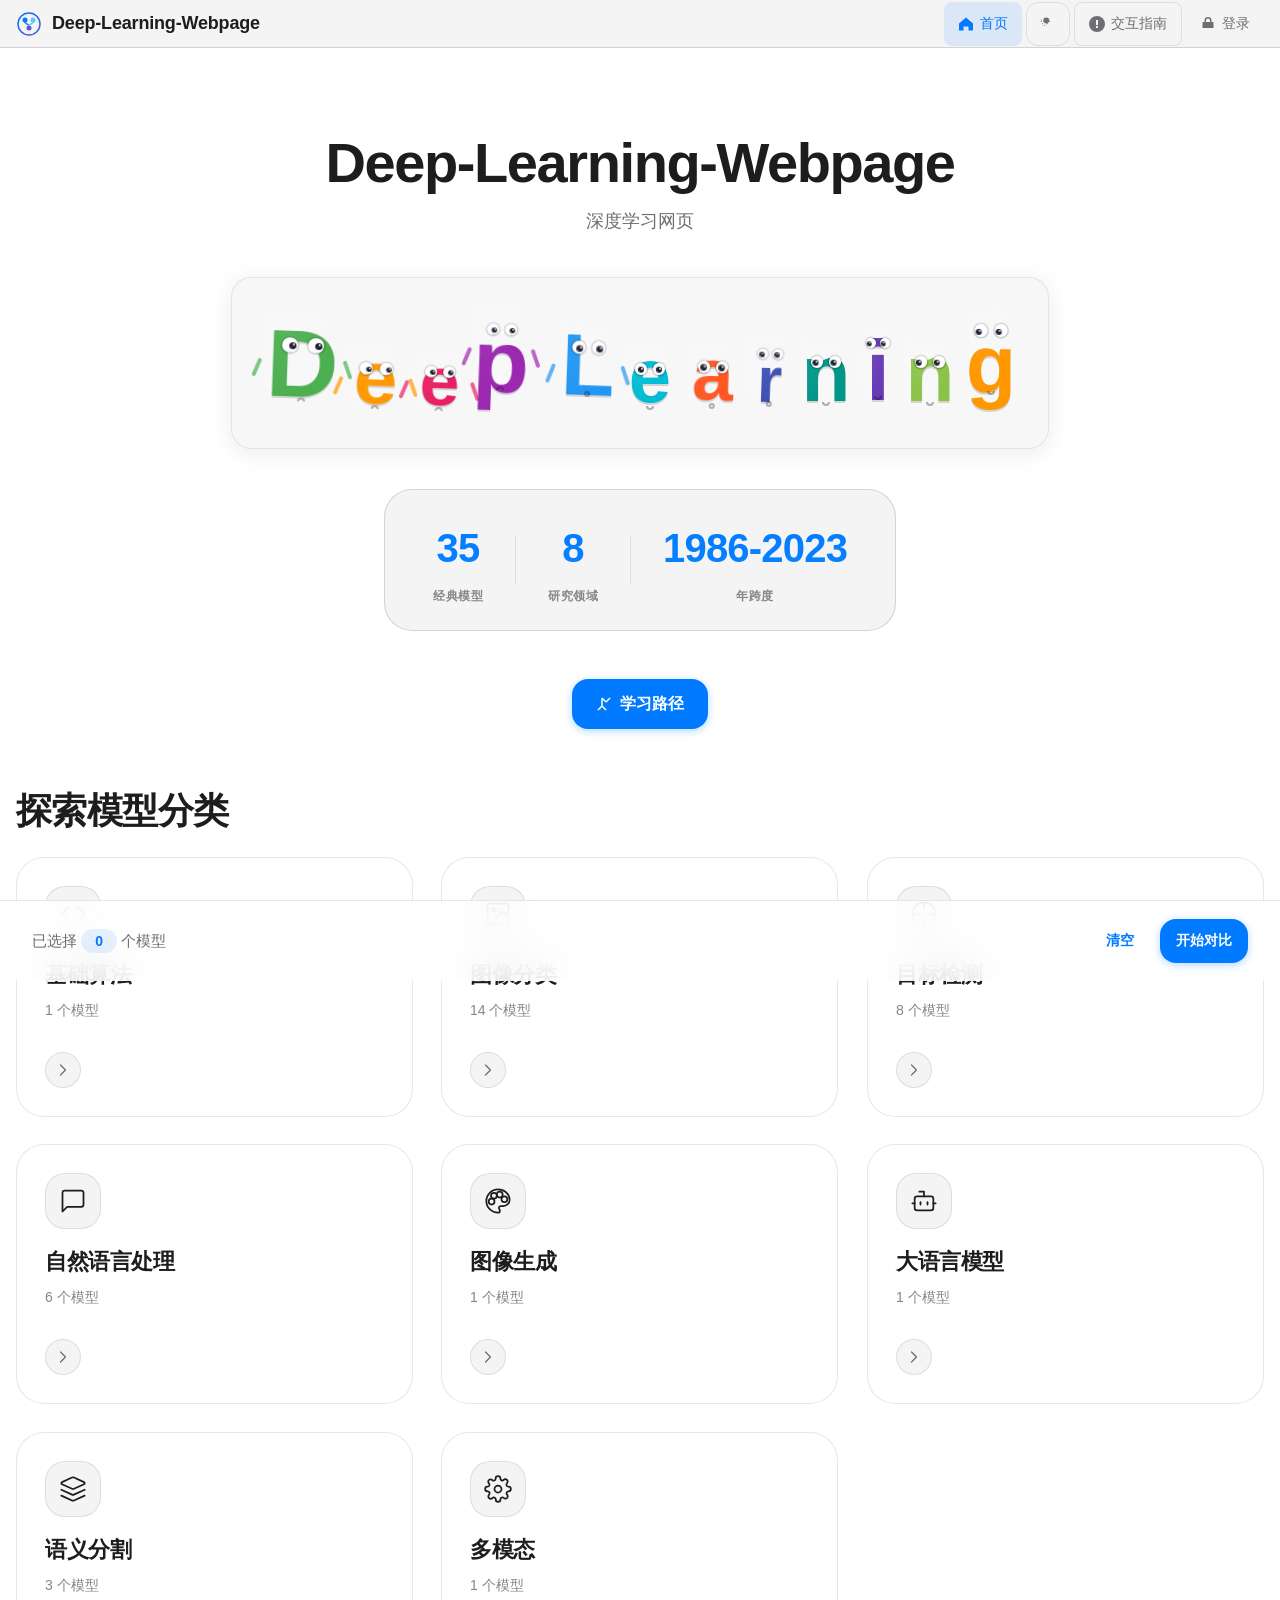
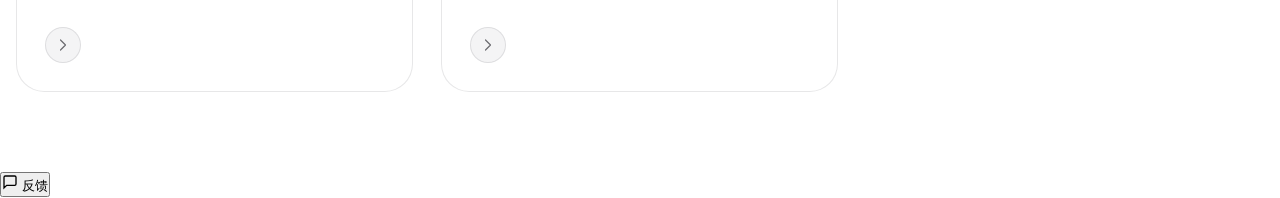
<file: index.html>
<!DOCTYPE html>
<html lang="zh-CN">
<head>
  <meta charset="UTF-8">
  <meta name="viewport" content="width=device-width, initial-scale=1.0">
  <meta name="description" content="Deep-Learning-Webpage - An experimental front-end project for deep learning development.">
  <meta name="theme-color" content="#000000">

  <!-- 防止 FOUC：在 CSS 加载前优先应用主题 -->
  <script>
    (function() {
      try {
        var theme = localStorage.getItem('dl_theme');
        if (!theme) {
          theme = window.matchMedia('(prefers-color-scheme: dark)').matches ? 'dark' : 'light';
        }
        document.documentElement.setAttribute('data-theme', theme);
      } catch (e) {
        document.documentElement.setAttribute('data-theme', 'dark');
      }
    })();
  </script>

  <!-- test目录用于本地测试，不启用CSP防护，确保直接双击index.html即可查看效果 -->
  <title>Deep-Learning-Webpage</title>

  <!-- test目录：移除<base>标签，确保本地直接双击打开时路径正确 -->



  <link rel="stylesheet" href="css/style.css">
  <!-- test目录：CSS在css/子目录中 -->
</head>
<body>
  <!-- 骨架屏：首屏加载期间显示 -->
  <div id="app-skeleton" class="app-skeleton" aria-hidden="true">
    <div class="skeleton-header">
      <div class="skeleton-logo"></div>
      <div class="skeleton-nav">
        <div class="skeleton-nav-item"></div>
        <div class="skeleton-nav-item"></div>
        <div class="skeleton-nav-item"></div>
        <div class="skeleton-nav-item"></div>
      </div>
    </div>
    <div class="skeleton-hero">
      <div class="skeleton-hero-title"></div>
      <div class="skeleton-hero-subtitle"></div>
      <div class="skeleton-hero-stats">
        <div class="skeleton-stat"></div>
        <div class="skeleton-stat"></div>
        <div class="skeleton-stat"></div>
        <div class="skeleton-stat"></div>
      </div>
    </div>
    <div class="skeleton-grid">
      <div class="skeleton-card"></div>
      <div class="skeleton-card"></div>
      <div class="skeleton-card"></div>
      <div class="skeleton-card"></div>
      <div class="skeleton-card"></div>
      <div class="skeleton-card"></div>
    </div>
  </div>

  <!-- 跳过导航链接（无障碍支持） -->
  <a href="#app" class="skip-link">跳过导航</a>

  <!-- ==================== 顶部导航栏 ==================== -->
  <header class="header" id="header">
    <div class="header-inner">
      <a href="#home" class="logo" aria-label="返回首页">
        <span class="logo-icon">
          <svg width="26" height="26" viewBox="0 0 26 26" fill="none" xmlns="http://www.w3.org/2000/svg">
            <circle cx="13" cy="13" r="11" stroke="url(#appleLogoGrad)" stroke-width="1.5"/>
            <circle cx="9" cy="9" r="2.5" fill="#007AFF"/>
            <circle cx="17" cy="9" r="2.5" fill="#5AC8FA"/>
            <circle cx="13" cy="17" r="2.5" fill="#5856D6"/>
            <line x1="9" y1="11.5" x2="13" y2="14.5" stroke="#007AFF" stroke-width="1.5" stroke-linecap="round"/>
            <line x1="17" y1="11.5" x2="13" y2="14.5" stroke="#5AC8FA" stroke-width="1.5" stroke-linecap="round"/>
            <defs>
              <linearGradient id="appleLogoGrad" x1="0" y1="0" x2="26" y2="26" gradientUnits="userSpaceOnUse">
                <stop stop-color="#007AFF"/>
                <stop offset="1" stop-color="#5856D6"/>
              </linearGradient>
            </defs>
          </svg>
        </span>
        <span class="logo-text">Deep-Learning-Webpage</span>
      </a>
      <nav class="nav" role="navigation" aria-label="主导航">
        <button class="nav-btn active" data-view="home" data-action="navigate-home">
          <svg width="16" height="16" viewBox="0 0 16 16" fill="currentColor"><path d="M8 1.5L1 7.5v7h4.5v-4h5v4H15v-7L8 1.5z"/></svg>
          <span>首页</span>
        </button>
        <button class="nav-btn" id="navFavBtn" data-view="favorites" data-action="navigate-favorites" style="display:none;">
          <svg width="16" height="16" viewBox="0 0 16 16" fill="currentColor"><path d="M8 13.5s-5.5-3.5-5.5-7C2.5 4 4.5 2.5 6 2.5c.8 0 1.5.3 2 1 0 0 0 0 0 0 .5-.7 1.2-1 2-1C11.5 2.5 13.5 4 13.5 6.5c0 3.5-5.5 7-5.5 7z"/></svg>
          <span>收藏</span>
        </button>
        <button class="nav-btn" id="navAdminBtn" data-view="admin" data-action="navigate-admin" style="display:none;">
          <svg width="16" height="16" viewBox="0 0 16 16" fill="currentColor"><path d="M8 1a2.5 2.5 0 012.5 2.5v1h1a.5.5 0 01.5.5v.5h.5a.5.5 0 01.5.5v6a.5.5 0 01-.5.5H2a.5.5 0 01-.5-.5v-6a.5.5 0 01.5-.5h.5v-.5a.5.5 0 01.5-.5h1V3.5A2.5 2.5 0 018 1zm0 1.5a1 1 0 00-1 1v1h2v-1a1 1 0 00-1-1z"/></svg>
          <span>管理</span>
        </button>
        <button class="theme-toggle-btn" id="themeToggle" data-action="toggle-theme" aria-label="切换主题">
          <svg width="16" height="16" viewBox="0 0 16 16" fill="currentColor"><path d="M8 1a.5.5 0 01.5.5v1a.5.5 0 01-1 0v-1A.5.5 0 018 1zm0 13a.5.5 0 01.5.5v1a.5.5 0 01-1 0v-1a.5.5 0 01.5-.5zM2 8h1a.5.5 0 010 1H2a.5.5 0 010-1zm11 0h1a.5.5 0 010 1h-1a.5.5 0 010-1zM4.22 3.81a.5.5 0 01.707 0l.7.7a.5.5 0 01-.707.707l-.7-.7a.5.5 0 010-.707zm7.07 8.49a.5.5 0 01.707 0l.7.7a.5.5 0 01-.707.707l-.7-.7a.5.5 0 010-.707zM1 7.5a.5.5 0 01.5-.5h1a.5.5 0 010 1h-1a.5.5 0 01-.5-.5zm13.07-1.07a.5.5 0 01.707 0l.7.7a.5.5 0 01-.707.707l-.7-.7a.5.5 0 010-.707zM5.93 10.93a.5.5 0 010-.707l.7-.7a.5.5 0 11.707.707l-.7.7a.5.5 0 01-.707 0zM8 5.5A2.5 2.5 0 1010.5 8 2.5 2.5 0 008 5.5zm0 1A1.5 1.5 0 119.5 8 1.5 1.5 0 018 6.5z"/></svg>
        </button>
        <button class="nav-btn interaction-guide-btn" data-action="show-interaction-guide" aria-label="交互指南" title="字母小人交互指南">
          <svg width="16" height="16" viewBox="0 0 16 16" fill="currentColor"><path d="M8 0a8 8 0 100 16A8 8 0 008 0zm1 12H7v-2h2v2zm0-3H7V4h2v5z"/></svg>
          <span>交互指南</span>
        </button>
        <button class="nav-btn" id="navLoginBtn" data-action="show-login">
          <svg width="16" height="16" viewBox="0 0 16 16" fill="currentColor"><path d="M8 1a3.5 3.5 0 00-3.5 3.5V6H3a.5.5 0 00-.5.5v5a.5.5 0 00.5.5h10a.5.5 0 00.5-.5v-5A.5.5 0 0013 6h-1.5V4.5A3.5 3.5 0 008 1zm2 5H6V4.5a2 2 0 114 0V6z"/></svg>
          <span>登录</span>
        </button>
        <div class="user-nav" id="userNav">
          <button class="user-avatar-btn" data-action="toggle-user-menu" aria-label="用户菜单" aria-expanded="false" aria-haspopup="true">
            <span class="user-avatar" id="userAvatar">U</span>
            <span class="user-name" id="userName">User</span>
            <svg width="12" height="12" viewBox="0 0 12 12" fill="currentColor" style="flex-shrink:0;"><path d="M3 5l3 3 3-3"/></svg>
          </button>
          <div class="user-menu" id="userMenu">
            <button class="user-menu-item" data-action="navigate-favorites-menu">
              <svg width="14" height="14" viewBox="0 0 14 14" fill="currentColor"><path d="M7 12s-4.5-3-4.5-6A3 3 0 017 3a3 3 0 014.5 3C11.5 9 7 12 7 12z"/></svg>
              我的收藏
            </button>
            <div class="user-menu-divider"></div>
            <button class="user-menu-item danger" data-action="logout">
              <svg width="14" height="14" viewBox="0 0 14 14" fill="none" stroke="currentColor" stroke-width="1.5"><path d="M5 1H2a1 1 0 00-1 1v10a1 1 0 001 1h3M9 4l3 3-3 3M12 7H5"/></svg>
              退出登录
            </button>
          </div>
        </div>
      </nav>
    </div>
  </header>

  <!-- ==================== 主内容区域 ==================== -->
  <!-- 屏幕阅读器通知区域：用于播报视图切换 -->
  <div id="announcer" class="sr-only" aria-live="polite" aria-atomic="true"></div>

  <main id="app" class="app" aria-live="polite" aria-atomic="false">

    <!-- ===== 首页视图 ===== -->
    <section id="homeView" class="view active" aria-label="首页">
      <!-- Hero 区域 -->
      <div class="hero">
        <div class="hero-content">
          <h1 class="hero-title" style="text-align:center;font-size:clamp(2rem,5vw,3.5rem);font-weight:700;color:var(--text-primary);margin-bottom:8px;">Deep-Learning-Webpage</h1>
          <p style="text-align:center;font-size:clamp(0.875rem,2vw,1.125rem);color:var(--text-secondary);margin-bottom:40px;">深度学习网页</p>
          <!-- 字母小人舞台 -->
          <div class="letter-stage" id="letterStage">
            <!-- 由 JS 动态生成字母小人 -->
          </div>
          <div class="hero-stats" id="heroStats">
            <div class="hero-stat">
              <span class="hero-stat-value" id="statModels">--</span>
              <span class="hero-stat-label">经典模型</span>
            </div>
            <div class="hero-stat-divider"></div>
            <div class="hero-stat">
              <span class="hero-stat-value" id="statCategories">--</span>
              <span class="hero-stat-label">研究领域</span>
            </div>
            <div class="hero-stat-divider"></div>
            <div class="hero-stat">
              <span class="hero-stat-value" id="statYears">--</span>
              <span class="hero-stat-label">年跨度</span>
            </div>
          </div>
          <div class="hero-actions">
            <button class="btn btn-primary" data-action="navigate-learning-path">
              <svg width="16" height="16" viewBox="0 0 16 16" fill="none" stroke="currentColor" stroke-width="1.5"><path d="M2 14l4-4m0 0l4 4M6 10V2m8 0l-4 4m0 0L6 2"/></svg>
              学习路径
            </button>
          </div>
        </div>
      </div>

      <!-- 分类卡片网格 -->
      <div class="section">
        <h2 class="section-title">探索模型分类</h2>
        <div class="module-grid" id="moduleGrid">
          <!-- 由 JS 动态渲染 -->
        </div>
      </div>
    </section>

    <!-- ===== 分类页视图 ===== -->
    <section id="categoryView" class="view" aria-label="分类浏览">
      <div class="container">
        <!-- 面包屑 -->
        <nav class="breadcrumb" aria-label="面包屑导航">
          <a class="breadcrumb-link" href="#home" data-action="navigate-home">首页</a>
          <span class="breadcrumb-sep" aria-hidden="true">/</span>
          <span class="breadcrumb-current" id="breadcrumbCategory"></span>
        </nav>

        <!-- 搜索与筛选 -->
        <div class="toolbar">
          <div class="search-box">
            <svg class="search-icon" width="18" height="18" viewBox="0 0 18 18" fill="none" stroke="currentColor" stroke-width="2">
              <circle cx="8" cy="8" r="5.5"/>
              <line x1="12.5" y1="12.5" x2="16" y2="16"/>
            </svg>
            <input type="text" id="searchInput" placeholder="搜索模型名称、标签、架构..." aria-label="搜索模型">
          </div>
          <div class="filter-group" id="filterGroup">
            <!-- 由 JS 动态渲染年份筛选按钮 -->
          </div>
          <button class="nav-btn" id="compareModeBtn" data-action="toggle-compare">
            <svg width="14" height="14" viewBox="0 0 14 14" fill="none" stroke="currentColor" stroke-width="2"><rect x="1" y="1" width="5" height="5" rx="1"/><rect x="8" y="8" width="5" height="5" rx="1"/><line x1="6" y1="3.5" x2="8" y2="3.5" stroke-dasharray="1 1"/><line x1="3.5" y1="6" x2="3.5" y2="8" stroke-dasharray="1 1"/></svg>
            <span>对比</span>
          </button>
        </div>

        <!-- 模型卡片网格 -->
        <div class="model-grid" id="modelGrid"></div>

        <!-- 空状态 -->
        <div class="empty-state" id="emptyState" style="display:none;">
          <svg width="48" height="48" viewBox="0 0 48 48" fill="none" stroke="currentColor" stroke-width="1.5" opacity="0.4">
            <circle cx="20" cy="20" r="14"/>
            <line x1="30" y1="30" x2="42" y2="42"/>
            <line x1="14" y1="16" x2="26" y2="16"/>
            <line x1="20" y1="10" x2="20" y2="22"/>
          </svg>
          <p>没有找到匹配的模型</p>
          <p class="empty-hint">尝试调整搜索关键词或筛选条件</p>
          <button data-action="clear-search" style="margin-top:12px;padding:6px 16px;border:1px solid var(--border-color);border-radius:var(--radius-full);background:transparent;color:var(--text-secondary);cursor:pointer;font-size:0.875rem;transition:all 0.2s;">清除筛选</button>
        </div>
      </div>
    </section>

    <!-- ===== 模型详情页视图 ===== -->
    <section id="modelView" class="view" aria-label="模型详情">
      <div class="container">
        <!-- 面包屑 -->
        <nav class="breadcrumb" aria-label="面包屑导航">
          <a class="breadcrumb-link" href="#home" data-action="navigate-home">首页</a>
          <span class="breadcrumb-sep" aria-hidden="true">/</span>
          <a class="breadcrumb-link" id="modelBreadcrumbCat" href="#"></a>
          <span class="breadcrumb-sep" aria-hidden="true">/</span>
          <span class="breadcrumb-current" id="modelBreadcrumbName"></span>
        </nav>

        <!-- 模型详情内容 -->
        <div id="modelPageBody" class="model-page-body">
          <!-- 由 JS 动态渲染 -->
        </div>
      </div>
    </section>

    <!-- ===== 我的收藏视图 ===== -->
    <section id="favoritesView" class="view" aria-label="我的收藏">
      <div class="container">
        <!-- 面包屑 -->
        <nav class="breadcrumb" aria-label="面包屑导航">
          <a class="breadcrumb-link" href="#home" data-action="navigate-home">首页</a>
          <span class="breadcrumb-sep" aria-hidden="true">/</span>
          <span class="breadcrumb-current">我的收藏</span>
        </nav>

        <div class="favorites-header">
          <h2 class="favorites-title">
            <svg width="20" height="20" viewBox="0 0 20 20" fill="currentColor" style="color: var(--danger);"><path d="M10 17.5s-6.5-4-6.5-8.5A4 4 0 0110 5a4 4 0 016.5 4c0 4.5-6.5 8.5-6.5 8.5z"/></svg>
            我的收藏
            <span class="favorites-count" id="favCount">0</span>
          </h2>
        </div>

        <!-- 收藏模型网格 -->
        <div class="model-grid" id="favModelGrid"></div>

        <!-- 空状态 -->
        <div class="fav-empty-state" id="favEmptyState">
          <svg width="48" height="48" viewBox="0 0 48 48" fill="none" stroke="currentColor" stroke-width="1.5">
            <path d="M24 42s-14-9-14-19A9 9 0 0124 14a9 9 0 0114 9c0 10-14 19-14 19z"/>
          </svg>
          <p>还没有收藏任何模型</p>
          <p class="fav-empty-hint">浏览模型时点击心形图标即可收藏</p>
        </div>
      </div>
    </section>

    <!-- ===== 模型对比视图 ===== -->
    <section id="compareView" class="view" aria-label="模型对比">
      <div class="container">
        <!-- 面包屑 -->
        <nav class="breadcrumb" aria-label="面包屑导航">
          <a class="breadcrumb-link" href="#home" data-action="navigate-home">首页</a>
          <span class="breadcrumb-sep" aria-hidden="true">/</span>
          <span class="breadcrumb-current">模型对比</span>
        </nav>
        <div id="compareViewBody"></div>
      </div>
    </section>

    <!-- ===== 学习路径视图 ===== -->
    <section id="learningPathView" class="view" aria-label="学习路径">
      <div class="container">
        <!-- 面包屑 -->
        <nav class="breadcrumb" aria-label="面包屑导航">
          <a class="breadcrumb-link" href="#home" data-action="navigate-home">首页</a>
          <span class="breadcrumb-sep" aria-hidden="true">/</span>
          <span class="breadcrumb-current">学习路径</span>
        </nav>
        <div id="learningPathViewBody"></div>
      </div>
    </section>

    <!-- ===== 管理后台视图 ===== -->
    <section id="adminView" class="view" aria-label="管理后台">
      <div class="container">
        <div class="admin-header">
          <h2 class="admin-title">
            <svg width="20" height="20" viewBox="0 0 20 20" fill="currentColor"><path d="M10 1a2.5 2.5 0 012.5 2.5v1.25h3.75a1.25 1.25 0 011.25 1.25v1.25H2.5V6a1.25 1.25 0 011.25-1.25H7.5V3.5A2.5 2.5 0 0110 1zm0 2.5a.625.625 0 00-.625.625v1.25h1.25V4.125A.625.625 0 0010 3.5zM3.75 8.75h12.5V17.5a1.25 1.25 0 01-1.25 1.25H5a1.25 1.25 0 01-1.25-1.25V8.75z"/></svg>
            模型管理
          </h2>
          <div class="admin-actions">
            <button class="btn btn-primary" data-action="show-add-form">
              <svg width="14" height="14" viewBox="0 0 14 14" fill="currentColor"><line x1="7" y1="1" x2="7" y2="13" stroke="currentColor" stroke-width="2"/><line x1="1" y1="7" x2="13" y2="7" stroke="currentColor" stroke-width="2"/></svg>
              添加模型
            </button>
            <button class="btn btn-secondary" data-action="export-data">
              <svg width="14" height="14" viewBox="0 0 14 14" fill="none" stroke="currentColor" stroke-width="1.5"><path d="M7 1v8M3 5l4 4 4-4M1 12h12"/></svg>
              导出 JSON
            </button>
            <button class="btn btn-secondary" data-action="show-import-dialog">
              <svg width="14" height="14" viewBox="0 0 14 14" fill="none" stroke="currentColor" stroke-width="1.5"><path d="M7 9V1M3 5l4-4 4 4M1 12h12"/></svg>
              导入 JSON
            </button>
            <button class="btn btn-danger" data-action="logout-admin">
              <svg width="14" height="14" viewBox="0 0 14 14" fill="none" stroke="currentColor" stroke-width="1.5"><path d="M5 1H2a1 1 0 00-1 1v10a1 1 0 001 1h3M9 4l3 3-3 3M12 7H5"/></svg>
              退出管理
            </button>
          </div>
        </div>
        <div id="adminTable" class="admin-table-wrapper"></div>
      </div>
    </section>

  </main>

  <!-- ==================== 模态框 ==================== -->

  <!-- 模型详情模态框 -->
  <div class="modal-overlay" id="detailModal" role="dialog" aria-modal="true" aria-label="模型详情">
    <div class="modal-content detail-content">
      <button class="modal-close" data-action="close-modal" data-modal="detailModal" aria-label="关闭">
        <svg width="20" height="20" viewBox="0 0 20 20" fill="none" stroke="currentColor" stroke-width="2"><line x1="4" y1="4" x2="16" y2="16"/><line x1="16" y1="4" x2="4" y2="16"/></svg>
      </button>
      <div id="detailBody"></div>
    </div>
  </div>

  <!-- 登录/注册模态框 -->
  <div class="modal-overlay" id="loginModal" role="dialog" aria-modal="true" aria-label="登录注册">
    <div class="modal-content login-content">
      <button class="modal-close" data-action="close-modal" data-modal="loginModal" aria-label="关闭">
        <svg width="20" height="20" viewBox="0 0 20 20" fill="none" stroke="currentColor" stroke-width="2"><line x1="4" y1="4" x2="16" y2="16"/><line x1="16" y1="4" x2="4" y2="16"/></svg>
      </button>
      <div class="login-icon">
        <svg width="40" height="40" viewBox="0 0 40 40" fill="none" stroke="currentColor" stroke-width="1.5">
          <rect x="8" y="16" width="24" height="18" rx="2"/>
          <circle cx="20" cy="12" r="6"/>
        </svg>
      </div>
      <h2 class="login-title">欢迎来到 Deep-Learning-Webpage</h2>
      <p class="login-hint">登录以解锁收藏、对比等更多功能</p>

      <!-- 标签切换 -->
      <div class="auth-tabs" role="tablist">
        <button class="auth-tab active" id="authTabLogin" role="tab" aria-selected="true" aria-controls="loginPanel" data-action="switch-auth-tab" data-tab="login">登录</button>
        <button class="auth-tab" id="authTabRegister" role="tab" aria-selected="false" aria-controls="registerPanel" data-action="switch-auth-tab" data-tab="register">注册</button>
        <div class="auth-tab-indicator" id="authTabIndicator"></div>
      </div>

      <!-- 登录表单 -->
      <div id="loginPanel" role="tabpanel" aria-labelledby="authTabLogin">
        <form class="auth-form" id="loginForm" onsubmit="handleLogin(event)">
          <div class="form-group">
            <label for="loginUsername">用户名</label>
            <input type="text" id="loginUsername" placeholder="输入用户名" required autocomplete="username">
          </div>
          <div class="form-group">
            <label for="loginPassword">密码</label>
            <input type="password" id="loginPassword" placeholder="输入密码" required autocomplete="current-password">
          </div>
          <p id="loginFormError" class="auth-form-error" role="alert" aria-live="assertive"></p>
          <button type="submit" class="btn btn-primary btn-block">登录</button>
        </form>
      </div>

      <!-- 注册表单 -->
      <div id="registerPanel" role="tabpanel" aria-labelledby="authTabRegister" style="display:none;">
        <form class="auth-form" id="registerForm" onsubmit="handleRegister(event)">
          <div class="form-group">
            <label for="regUsername">用户名</label>
            <input type="text" id="regUsername" placeholder="3-20个字符" required autocomplete="username" minlength="3" maxlength="20">
          </div>
          <div class="form-group">
            <label for="regEmail">邮箱</label>
            <input type="email" id="regEmail" placeholder="your@email.com" required autocomplete="email">
          </div>
          <div class="form-group">
            <label for="regPassword">密码</label>
            <input type="password" id="regPassword" placeholder="至少6个字符" required autocomplete="new-password" minlength="6" oninput="checkPasswordStrength(this.value)">
            <div class="password-strength-wrapper">
              <div class="password-strength-bar">
                <div class="password-strength" id="passwordStrength"></div>
              </div>
            </div>
          </div>
          <div class="form-group">
            <label for="regConfirmPassword">确认密码</label>
            <input type="password" id="regConfirmPassword" placeholder="再次输入密码" required autocomplete="new-password">
          </div>
          <p id="registerFormError" class="auth-form-error" role="alert" aria-live="assertive"></p>
          <button type="submit" class="btn btn-primary btn-block">注册</button>
        </form>
      </div>
    </div>
  </div>

  <!-- 编辑/添加模态框 -->
  <div class="modal-overlay" id="editModal" role="dialog" aria-modal="true" aria-label="编辑模型">
    <div class="modal-content edit-content">
      <button class="modal-close" data-action="close-modal" data-modal="editModal" aria-label="关闭">
        <svg width="20" height="20" viewBox="0 0 20 20" fill="none" stroke="currentColor" stroke-width="2"><line x1="4" y1="4" x2="16" y2="16"/><line x1="16" y1="4" x2="4" y2="16"/></svg>
      </button>
      <h2 class="edit-title" id="editTitle">编辑模型</h2>
      <form id="editForm" onsubmit="saveModel(event)">
        <input type="hidden" id="editId">
        <div class="form-grid">
          <div class="form-group">
            <label for="editName">模型名称 *</label>
            <input type="text" id="editName" required placeholder="如 ResNet">
          </div>
          <div class="form-group">
            <label for="editFullName">全称</label>
            <input type="text" id="editFullName" placeholder="论文全称">
          </div>
          <div class="form-group">
            <label for="editYear">发布年份 *</label>
            <input type="number" id="editYear" required placeholder="如 2015">
          </div>
          <div class="form-group">
            <label for="editAuthor">作者</label>
            <input type="text" id="editAuthor" placeholder="作者姓名">
          </div>
          <div class="form-group">
            <label for="editOrganization">机构</label>
            <input type="text" id="editOrganization" placeholder="所属机构">
          </div>
          <div class="form-group">
            <label for="editCategory">类别 *</label>
            <input type="text" id="editCategory" required placeholder="如 图像分类">
          </div>
          <div class="form-group">
            <label for="editArchitecture">架构类型</label>
            <input type="text" id="editArchitecture" placeholder="如 CNN">
          </div>
          <div class="form-group">
            <label for="editParameters">参数量</label>
            <input type="text" id="editParameters" placeholder="如 25.6M">
          </div>
          <div class="form-group full-width">
            <label for="editDescription">简介 *</label>
            <textarea id="editDescription" rows="3" required placeholder="模型简介描述..."></textarea>
          </div>
          <div class="form-group full-width">
            <label for="editKeyInnovation">核心创新</label>
            <textarea id="editKeyInnovation" rows="2" placeholder="关键创新点..."></textarea>
          </div>
          <div class="form-group">
            <label for="editDatasets">训练数据集</label>
            <input type="text" id="editDatasets" placeholder="如 ImageNet">
          </div>
          <div class="form-group">
            <label for="editPerformance">性能指标</label>
            <input type="text" id="editPerformance" placeholder="如 Top-5 3.57%">
          </div>
          <div class="form-group">
            <label for="editPaperUrl">论文链接</label>
            <input type="url" id="editPaperUrl" placeholder="https://arxiv.org/...">
          </div>
          <div class="form-group">
            <label for="editCodeUrl">代码链接</label>
            <input type="url" id="editCodeUrl" placeholder="https://github.com/...">
          </div>
          <div class="form-group full-width">
            <label for="editTags">标签（逗号分隔）</label>
            <input type="text" id="editTags" placeholder="如 CNN, 残差连接, ImageNet">
          </div>
        </div>
        <div class="form-actions">
          <button type="button" class="btn btn-ghost" data-action="close-modal" data-modal="editModal">取消</button>
          <button type="submit" class="btn btn-primary">保存</button>
        </div>
      </form>
    </div>
  </div>

  <!-- 导入模态框 -->
  <div class="modal-overlay" id="importModal" role="dialog" aria-modal="true" aria-label="导入数据">
    <div class="modal-content import-content">
      <button class="modal-close" data-action="close-modal" data-modal="importModal" aria-label="关闭">
        <svg width="20" height="20" viewBox="0 0 20 20" fill="none" stroke="currentColor" stroke-width="2"><line x1="4" y1="4" x2="16" y2="16"/><line x1="16" y1="4" x2="4" y2="16"/></svg>
      </button>
      <h2 class="import-title">导入 JSON 数据</h2>
      <p class="import-hint">粘贴 models.json 的内容，将替换当前所有数据</p>
      <textarea id="importData" rows="12" placeholder='粘贴 JSON 数组...'></textarea>
      <p id="importError" class="error-msg" style="display:none;" role="alert" aria-live="assertive"></p>
      <div class="form-actions">
        <button class="btn btn-ghost" data-action="close-modal" data-modal="importModal">取消</button>
        <button class="btn btn-primary" data-action="import-data">导入</button>
      </div>
    </div>
  </div>

  <!-- ==================== 交互指南弹窗 ==================== -->
  <div class="modal-overlay" id="interactionGuideModal" role="dialog" aria-modal="true" aria-label="字母小人交互指南">
    <div class="modal-content interaction-guide-content">
      <button class="modal-close" data-action="close-modal" data-modal="interactionGuideModal" aria-label="关闭">
        <svg width="20" height="20" viewBox="0 0 20 20" fill="none" stroke="currentColor" stroke-width="2"><line x1="4" y1="4" x2="16" y2="16"/><line x1="16" y1="4" x2="4" y2="16"/></svg>
      </button>
      <h2 class="guide-title"><span aria-hidden="true">🎮</span> 字母小人交互指南</h2>
      <p class="guide-subtitle">探索 "Deep Learning" 字母们的有趣互动！</p>

      <!-- 全部交互总开关 -->
      <div class="guide-section guide-section-master">
        <div class="guide-section-header">
          <h3>全部交互</h3>
          <label class="ios-toggle" title="总开关：全部交互">
            <input type="checkbox" class="ios-toggle-input" data-setting="allInteractions" checked role="switch" aria-checked="true" aria-label="全部交互总开关" tabindex="0">
            <span class="ios-toggle-slider"></span>
          </label>
        </div>
      </div>
      
      <!-- V7创新：SVG图标系统 -->
      <svg style="display: none;">
        <defs>
          <symbol id="icon-hover" viewBox="0 0 24 24"><path fill="currentColor" d="M12 2C6.48 2 2 6.48 2 12s4.48 10 10 10 10-4.48 10-10S17.52 2 12 2zm0 18c-4.41 0-8-3.59-8-8s3.59-8 8-8 8 3.59 8 8-3.59 8-8 8zm-1-13h2v6h-2zm0 8h2v2h-2z"/></symbol>
          <symbol id="icon-click" viewBox="0 0 24 24"><path fill="currentColor" d="M9 11.24V7.5C9 6.12 10.12 5 11.5 5S14 6.12 14 7.5v3.74c1.21-.81 2-2.18 2-3.74C16 5.01 13.99 3 11.5 3S7 5.01 7 7.5c0 1.56.79 2.93 2 3.74zm9.84 4.63l-4.54-2.26c-.17-.07-.35-.11-.54-.11H13v-6c0-.83-.67-1.5-1.5-1.5S10 6.67 10 7.5v10.74l-3.43-.72c-.08-.01-.15-.03-.24-.03-.31 0-.59.13-.79.33l-.79.8 4.94 4.94c.27.27.65.44 1.06.44h6.79c.75 0 1.33-.55 1.44-1.28l.75-5.27c.01-.07.02-.14.02-.2 0-.62-.38-1.16-.91-1.38z"/></symbol>
          <symbol id="icon-near" viewBox="0 0 24 24"><path fill="currentColor" d="M3 17h18v2H3zm0-7h18v5H3zm0-4h18v2H3z"/></symbol>
          <symbol id="icon-scared" viewBox="0 0 24 24"><path fill="currentColor" d="M11.99 2C6.47 2 2 6.48 2 12s4.47 10 9.99 10C17.52 22 22 17.52 22 12S17.52 2 11.99 2zM12 20c-4.42 0-8-3.58-8-8s3.58-8 8-8 8 3.58 8 8-3.58 8-8 8zm3.5-9c.83 0 1.5-.67 1.5-1.5S16.33 8 15.5 8 14 8.67 14 9.5s.67 1.5 1.5 1.5zm-7 0c.83 0 1.5-.67 1.5-1.5S9.33 8 8.5 8 7 8.67 7 9.5 7.67 11 8.5 11zm3.5 6.5c2.33 0 4.31-1.46 5.11-3.5H6.89c.8 2.04 2.78 3.5 5.11 3.5z"/></symbol>
          <symbol id="icon-press" viewBox="0 0 24 24"><path fill="currentColor" d="M9 11.24V7.5C9 6.12 10.12 5 11.5 5S14 6.12 14 7.5v3.74c1.21-.81 2-2.18 2-3.74C16 5.01 13.99 3 11.5 3S7 5.01 7 7.5c0 1.56.79 2.93 2 3.74zM16 12h-1v-1h-6v1H8c-1.1 0-2 .9-2 2v4c0 1.1.9 2 2 2h8c1.1 0 2-.9 2-2v-4c0-1.1-.9-2-2-2z"/></symbol>
          <symbol id="icon-sleep" viewBox="0 0 24 24"><path fill="currentColor" d="M9 21h9c.83 0 1.54-.5 1.84-1.22l3.02-7.05c.09-.23.14-.47.14-.73v-2c0-1.1-.9-2-2-2h-6.31l.95-4.57.03-.32c0-.41-.17-.79-.44-1.06L14.17 1 7.58 7.59C7.22 7.95 7 8.45 7 9v10c0 1.1.9 2 2 2zM9 9l4.34-4.34L12 10h9v2l-3 7H9V9zM1 9h4v12H1z"/></symbol>
          <symbol id="icon-yawn" viewBox="0 0 24 24"><path fill="currentColor" d="M12 2C6.48 2 2 6.48 2 12s4.48 10 10 10 10-4.48 10-10S17.52 2 12 2zm0 18c-4.41 0-8-3.59-8-8s3.59-8 8-8 8 3.59 8 8-3.59 8-8 8zm-5-9c1.38 0 2.5-1.12 2.5-2.5S8.38 6 7 6 4.5 7.12 4.5 8.5 5.62 11 7 11zm10 0c1.38 0 2.5-1.12 2.5-2.5S18.38 6 17 6s-2.5 1.12-2.5 2.5S15.62 11 17 11zm-5 3c-2.33 0-4.31 1.46-5.11 3.5h10.22c-.8-2.04-2.78-3.5-5.11-3.5z"/></symbol>
          <symbol id="icon-stretch" viewBox="0 0 24 24"><path fill="currentColor" d="M12 4c4.41 0 8 3.59 8 8s-3.59 8-8 8-8-3.59-8-8 3.59-8 8-8m0-2C6.48 2 2 6.48 2 12s4.48 10 10 10 10-4.48 10-10S17.52 2 12 2zm0 13c-1.66 0-3-1.34-3-3s1.34-3 3-3 3 1.34 3 3-1.34 3-3 3z"/></symbol>
          <symbol id="icon-zoneout" viewBox="0 0 24 24"><path fill="currentColor" d="M12 2C6.48 2 2 6.48 2 12s4.48 10 10 10 10-4.48 10-10S17.52 2 12 2zm0 18c-4.41 0-8-3.59-8-8s3.59-8 8-8 8 3.59 8 8-3.59 8-8 8zm-5-9c1.38 0 2.5-1.12 2.5-2.5S8.38 6 7 6 4.5 7.12 4.5 8.5 5.62 11 7 11zm10 0c1.38 0 2.5-1.12 2.5-2.5S18.38 6 17 6s-2.5 1.12-2.5 2.5S15.62 11 17 11zm-5 3c-2.33 0-4.31 1.46-5.11 3.5h10.22c-.8-2.04-2.78-3.5-5.11-3.5z"/></symbol>
          <symbol id="icon-peek" viewBox="0 0 24 24"><path fill="currentColor" d="M12 4.5C7 4.5 2.73 7.61 1 12c1.73 4.39 6 7.5 11 7.5s9.27-3.11 11-7.5c-1.73-4.39-6-7.5-11-7.5zM12 17c-2.76 0-5-2.24-5-5s2.24-5 5-5 5 2.24 5 5-2.24 5-5 5zm0-8c-1.66 0-3 1.34-3 3s1.34 3 3 3 3-1.34 3-3-1.34-3-3-3z"/></symbol>
          <symbol id="icon-rubeyes" viewBox="0 0 24 24"><path fill="currentColor" d="M12 4.5C7 4.5 2.73 7.61 1 12c1.73 4.39 6 7.5 11 7.5s9.27-3.11 11-7.5c-1.73-4.39-6-7.5-11-7.5zM12 17c-2.76 0-5-2.24-5-5s2.24-5 5-5 5 2.24 5 5-2.24 5-5 5zm0-8c-1.66 0-3 1.34-3 3s1.34 3 3 3 3-1.34 3-3-1.34-3-3-3z"/></symbol>
          <symbol id="icon-whisper" viewBox="0 0 24 24"><path fill="currentColor" d="M20 2H4c-1.1 0-2 .9-2 2v18l4-4h14c1.1 0 2-.9 2-2V4c0-1.1-.9-2-2-2z"/></symbol>
          <symbol id="icon-eyecontact" viewBox="0 0 24 24"><path fill="currentColor" d="M12 4.5C7 4.5 2.73 7.61 1 12c1.73 4.39 6 7.5 11 7.5s9.27-3.11 11-7.5c-1.73-4.39-6-7.5-11-7.5zM12 17c-2.76 0-5-2.24-5-5s2.24-5 5-5 5 2.24 5 5-2.24 5-5 5zm0-8c-1.66 0-3 1.34-3 3s1.34 3 3 3 3-1.34 3-3-1.34-3-3-3z"/></symbol>
          <symbol id="icon-snake" viewBox="0 0 24 24"><path fill="currentColor" d="M12 2C6.48 2 2 6.48 2 12s4.48 10 10 10 10-4.48 10-10S17.52 2 12 2zm0 18c-4.41 0-8-3.59-8-8s3.59-8 8-8 8 3.59 8 8-3.59 8-8 8zm-1-13h2v6h-2zm0 8h2v2h-2z"/></symbol>
          <symbol id="icon-celebrate" viewBox="0 0 24 24"><path fill="currentColor" d="M12 2C6.48 2 2 6.48 2 12s4.48 10 10 10 10-4.48 10-10S17.52 2 12 2zm0 18c-4.41 0-8-3.59-8-8s3.59-8 8-8 8 3.59 8 8-3.59 8-8 8zm-2-5.5l2.5-4.5 2.5 4.5H10zm5 0l2.5-4.5 2.5 4.5H15z"/></symbol>
        </defs>
      </svg>

      <div class="guide-section">
        <div class="guide-section-header">
          <h3>鼠标交互</h3>
          <label class="ios-toggle" title="总开关：鼠标交互">
            <input type="checkbox" class="ios-toggle-input" data-setting="mouseInteractions" checked role="switch" aria-checked="true" aria-label="鼠标交互总开关" tabindex="0">
            <span class="ios-toggle-slider"></span>
          </label>
        </div>
        <div class="guide-grid">
          <div class="guide-item">
            <svg class="guide-icon"><use href="#icon-hover"/></svg>
            <div class="guide-text">
              <strong>悬停</strong>
              <p>字母开心弹跳，眼睛眯成月牙</p>
            </div>
            <label class="ios-toggle ios-toggle-sm" title="悬停">
              <input type="checkbox" class="ios-toggle-input" data-setting="hover" checked role="switch" aria-checked="true" aria-label="悬停交互开关" tabindex="0">
              <span class="ios-toggle-slider"></span>
            </label>
          </div>
          <div class="guide-item">
            <svg class="guide-icon"><use href="#icon-click"/></svg>
            <div class="guide-text">
              <strong>点击</strong>
              <p>其他字母转头看向被点击者</p>
            </div>
            <label class="ios-toggle ios-toggle-sm" title="点击注视">
              <input type="checkbox" class="ios-toggle-input" data-setting="clickGaze" checked role="switch" aria-checked="true" aria-label="点击注视开关" tabindex="0">
              <span class="ios-toggle-slider"></span>
            </label>
          </div>
          <div class="guide-item">
            <svg class="guide-icon"><use href="#icon-near"/></svg>
            <div class="guide-text">
              <strong>靠近</strong>
              <p>字母好奇踮脚，身体微微前倾</p>
            </div>
            <label class="ios-toggle ios-toggle-sm" title="靠近反应">
              <input type="checkbox" class="ios-toggle-input" data-setting="bodyReaction" checked role="switch" aria-checked="true" aria-label="靠近反应开关" tabindex="0">
              <span class="ios-toggle-slider"></span>
            </label>
          </div>
          <div class="guide-item">
            <svg class="guide-icon"><use href="#icon-scared"/></svg>
            <div class="guide-text">
              <strong>非常近</strong>
              <p>字母被吓到，向后弹跳</p>
            </div>
            <label class="ios-toggle ios-toggle-sm" title="吓退弹跳">
              <input type="checkbox" class="ios-toggle-input" data-setting="scaredBounce" checked role="switch" aria-checked="true" aria-label="吓退弹跳开关" tabindex="0">
              <span class="ios-toggle-slider"></span>
            </label>
          </div>
          <div class="guide-item">
            <svg class="guide-icon"><use href="#icon-press"/></svg>
            <div class="guide-text">
              <strong>按住</strong>
              <p>字母被压扁，松开弹回</p>
            </div>
            <label class="ios-toggle ios-toggle-sm" title="按住压扁">
              <input type="checkbox" class="ios-toggle-input" data-setting="squashStretch" checked role="switch" aria-checked="true" aria-label="按住压扁开关" tabindex="0">
              <span class="ios-toggle-slider"></span>
            </label>
          </div>
          <div class="guide-item">
            <svg class="guide-icon"><use href="#icon-eyecontact"/></svg>
            <div class="guide-text">
              <strong>眼球跟随</strong>
              <p>字母瞳孔实时追踪鼠标位置</p>
            </div>
            <label class="ios-toggle ios-toggle-sm" title="眼球跟随">
              <input type="checkbox" class="ios-toggle-input" data-setting="eyeTracking" checked role="switch" aria-checked="true" aria-label="眼球跟随开关" tabindex="0">
              <span class="ios-toggle-slider"></span>
            </label>
          </div>
          <div class="guide-item">
            <svg class="guide-icon"><use href="#icon-snake"/></svg>
            <div class="guide-text">
              <strong>排队跟随</strong>
              <p>快速移动鼠标，字母像贪吃蛇排队</p>
            </div>
            <label class="ios-toggle ios-toggle-sm" title="排队跟随">
              <input type="checkbox" class="ios-toggle-input" data-setting="snakeFollow" checked role="switch" aria-checked="true" aria-label="排队跟随开关" tabindex="0">
              <span class="ios-toggle-slider"></span>
            </label>
          </div>
        </div>
      </div>
      
      <div class="guide-section">
        <div class="guide-section-header">
          <h3><span aria-hidden="true">😴</span> 偷懒动作（无交互时随机触发）</h3>
          <label class="ios-toggle" title="总开关：偷懒动作">
            <input type="checkbox" class="ios-toggle-input" data-setting="lazyActions" checked role="switch" aria-checked="true" aria-label="偷懒动作总开关" tabindex="0">
            <span class="ios-toggle-slider"></span>
          </label>
        </div>
        <div class="guide-grid">
          <div class="guide-item">
            <svg class="guide-icon"><use href="#icon-sleep"/></svg>
            <div class="guide-text">
              <strong>打瞌睡</strong>
              <p>眼睛半闭，头一点一点</p>
            </div>
            <label class="ios-toggle ios-toggle-sm" title="打瞌睡">
              <input type="checkbox" class="ios-toggle-input" data-setting="lazyNodOff" checked role="switch" aria-checked="true" aria-label="打瞌睡开关" tabindex="0">
              <span class="ios-toggle-slider"></span>
            </label>
          </div>
          <div class="guide-item">
            <svg class="guide-icon"><use href="#icon-yawn"/></svg>
            <div class="guide-text">
              <strong>打哈欠</strong>
              <p>嘴巴张大，眼角泛泪</p>
            </div>
            <label class="ios-toggle ios-toggle-sm" title="打哈欠">
              <input type="checkbox" class="ios-toggle-input" data-setting="lazyYawn" checked role="switch" aria-checked="true" aria-label="打哈欠开关" tabindex="0">
              <span class="ios-toggle-slider"></span>
            </label>
          </div>
          <div class="guide-item">
            <svg class="guide-icon"><use href="#icon-stretch"/></svg>
            <div class="guide-text">
              <strong>伸懒腰</strong>
              <p>身体拉长，手臂上举</p>
            </div>
            <label class="ios-toggle ios-toggle-sm" title="伸懒腰">
              <input type="checkbox" class="ios-toggle-input" data-setting="lazyStretch" checked role="switch" aria-checked="true" aria-label="伸懒腰开关" tabindex="0">
              <span class="ios-toggle-slider"></span>
            </label>
          </div>
          <div class="guide-item">
            <svg class="guide-icon"><use href="#icon-zoneout"/></svg>
            <div class="guide-text">
              <strong>走神发呆</strong>
              <p>眼睛茫然，嘴巴微张</p>
            </div>
            <label class="ios-toggle ios-toggle-sm" title="走神发呆">
              <input type="checkbox" class="ios-toggle-input" data-setting="lazyZoneOut" checked role="switch" aria-checked="true" aria-label="走神发呆开关" tabindex="0">
              <span class="ios-toggle-slider"></span>
            </label>
          </div>
          <div class="guide-item">
            <svg class="guide-icon"><use href="#icon-peek"/></svg>
            <div class="guide-text">
              <strong>偷看别处</strong>
              <p>眼神悄悄瞟向别处</p>
            </div>
            <label class="ios-toggle ios-toggle-sm" title="偷看别处">
              <input type="checkbox" class="ios-toggle-input" data-setting="lazyPeek" checked role="switch" aria-checked="true" aria-label="偷看别处开关" tabindex="0">
              <span class="ios-toggle-slider"></span>
            </label>
          </div>
          <div class="guide-item">
            <svg class="guide-icon"><use href="#icon-rubeyes"/></svg>
            <div class="guide-text">
              <strong>揉眼睛</strong>
              <p>苏醒后揉眼放松</p>
            </div>
            <label class="ios-toggle ios-toggle-sm" title="揉眼睛">
              <input type="checkbox" class="ios-toggle-input" data-setting="lazyRubEyes" checked role="switch" aria-checked="true" aria-label="揉眼睛开关" tabindex="0">
              <span class="ios-toggle-slider"></span>
            </label>
          </div>
        </div>
      </div>
      
      <div class="guide-section">
        <div class="guide-section-header">
          <h3><span aria-hidden="true">👥</span> 社交互动（自动触发）</h3>
          <label class="ios-toggle" title="总开关：社交互动">
            <input type="checkbox" class="ios-toggle-input" data-setting="socialInteractions" checked role="switch" aria-checked="true" aria-label="社交互动总开关" tabindex="0">
            <span class="ios-toggle-slider"></span>
          </label>
        </div>
        <div class="guide-grid">
          <div class="guide-item">
            <svg class="guide-icon"><use href="#icon-whisper"/></svg>
            <div class="guide-text">
              <strong>窃窃私语</strong>
              <p>相邻字母凑近聊天</p>
            </div>
            <label class="ios-toggle ios-toggle-sm" title="窃窃私语">
              <input type="checkbox" class="ios-toggle-input" data-setting="socialWhisper" checked role="switch" aria-checked="true" aria-label="窃窃私语开关" tabindex="0">
              <span class="ios-toggle-slider"></span>
            </label>
          </div>
          <div class="guide-item">
            <svg class="guide-icon"><use href="#icon-eyecontact"/></svg>
            <div class="guide-text">
              <strong>传递眼神</strong>
              <p>A看B，B回看A</p>
            </div>
            <label class="ios-toggle ios-toggle-sm" title="传递眼神">
              <input type="checkbox" class="ios-toggle-input" data-setting="socialEyeContact" checked role="switch" aria-checked="true" aria-label="传递眼神开关" tabindex="0">
              <span class="ios-toggle-slider"></span>
            </label>
          </div>
          <div class="guide-item">
            <svg class="guide-icon"><use href="#icon-celebrate"/></svg>
            <div class="guide-text">
              <strong>庆祝跳跃</strong>
              <p>所有字母一起蹦跳</p>
            </div>
            <label class="ios-toggle ios-toggle-sm" title="庆祝跳跃">
              <input type="checkbox" class="ios-toggle-input" data-setting="socialCelebrate" checked role="switch" aria-checked="true" aria-label="庆祝跳跃开关" tabindex="0">
              <span class="ios-toggle-slider"></span>
            </label>
          </div>
        </div>
      </div>
      
      <div class="guide-section">
        <h3><span aria-hidden="true">✨</span> 每个字母的独特性格</h3>
        <div class="guide-personalities">
          <span class="personality-tag" style="--color:#58CC02">D 领袖</span>
          <span class="personality-tag" style="--color:#FF9600">e 圆滚</span>
          <span class="personality-tag" style="--color:#FF4B4B">e2 可爱</span>
          <span class="personality-tag" style="--color:#CE82FF">p 芭蕾</span>
          <span class="personality-tag" style="--color:#1CB0F6">L 稳重</span>
          <span class="personality-tag" style="--color:#00CD7B">e3 活泼</span>
          <span class="personality-tag" style="--color:#FFC800">a 开心</span>
          <span class="personality-tag" style="--color:#FF4B4B">r 抖动</span>
          <span class="personality-tag" style="--color:#7C4DFF">n 酷</span>
          <span class="personality-tag" style="--color:#00BFA5">i 优雅</span>
          <span class="personality-tag" style="--color:#A56E3E">n2 沉稳</span>
          <span class="personality-tag" style="--color:#CE82FF">g 神秘</span>
        </div>
      </div>

      <!-- 视觉特效系统 -->
      <div class="guide-section">
        <div class="guide-section-header">
          <h3><span aria-hidden="true">🎆</span> 视觉特效系统</h3>
          <label class="ios-toggle" title="总开关：视觉特效">
            <input type="checkbox" class="ios-toggle-input" data-setting="visualEffects" checked role="switch" aria-checked="true" aria-label="视觉特效总开关" tabindex="0">
            <span class="ios-toggle-slider"></span>
          </label>
        </div>
        <div class="guide-grid">
          <div class="guide-item">
            <svg class="guide-icon"><use href="#icon-celebrate"/></svg>
            <div class="guide-text">
              <strong>粒子特效</strong>
              <p>点击/庆祝时发射粒子</p>
            </div>
            <label class="ios-toggle ios-toggle-sm" title="粒子特效">
              <input type="checkbox" class="ios-toggle-input" data-setting="particleEffects" checked role="switch" aria-checked="true" aria-label="粒子特效开关" tabindex="0">
              <span class="ios-toggle-slider"></span>
            </label>
          </div>
          <div class="guide-item">
            <svg class="guide-icon"><use href="#icon-stretch"/></svg>
            <div class="guide-text">
              <strong>呼吸动画</strong>
              <p>字母持续的呼吸缩放</p>
            </div>
            <label class="ios-toggle ios-toggle-sm" title="呼吸动画">
              <input type="checkbox" class="ios-toggle-input" data-setting="breathAnimation" checked role="switch" aria-checked="true" aria-label="呼吸动画开关" tabindex="0">
              <span class="ios-toggle-slider"></span>
            </label>
          </div>
          <div class="guide-item">
            <svg class="guide-icon"><use href="#icon-peek"/></svg>
            <div class="guide-text">
              <strong>随机眨眼</strong>
              <p>字母偶尔随机眨眼睛</p>
            </div>
            <label class="ios-toggle ios-toggle-sm" title="随机眨眼">
              <input type="checkbox" class="ios-toggle-input" data-setting="randomBlinking" checked role="switch" aria-checked="true" aria-label="随机眨眼开关" tabindex="0">
              <span class="ios-toggle-slider"></span>
            </label>
          </div>
        </div>
      </div>

      <!-- 趣味彩蛋 -->
      <div class="guide-section">
        <div class="guide-section-header">
          <h3><span aria-hidden="true">🥚</span> 趣味彩蛋</h3>
          <label class="ios-toggle" title="总开关：趣味彩蛋">
            <input type="checkbox" class="ios-toggle-input" data-setting="easterEggs" checked role="switch" aria-checked="true" aria-label="趣味彩蛋总开关" tabindex="0">
            <span class="ios-toggle-slider"></span>
          </label>
        </div>
        <div class="guide-grid">
          <div class="guide-item">
            <svg class="guide-icon"><use href="#icon-click"/></svg>
            <div class="guide-text">
              <strong>双击旋转</strong>
              <p>双击字母使其旋转</p>
            </div>
            <label class="ios-toggle ios-toggle-sm" title="双击旋转">
              <input type="checkbox" class="ios-toggle-input" data-setting="doubleClickSpin" checked role="switch" aria-checked="true" aria-label="双击旋转开关" tabindex="0">
              <span class="ios-toggle-slider"></span>
            </label>
          </div>
        </div>
      </div>

      <!-- 环境感知 -->
      <div class="guide-section">
        <div class="guide-section-header">
          <h3><span aria-hidden="true">🌍</span> 环境感知</h3>
          <label class="ios-toggle" title="总开关：环境感知">
            <input type="checkbox" class="ios-toggle-input" data-setting="environmentAwareness" checked role="switch" aria-checked="true" aria-label="环境感知总开关" tabindex="0">
            <span class="ios-toggle-slider"></span>
          </label>
        </div>
        <div class="guide-grid">
          <div class="guide-item">
            <svg class="guide-icon"><use href="#icon-sleep"/></svg>
            <div class="guide-text">
              <strong>深夜模式</strong>
              <p>22:00-06:00 字母更易瞌睡</p>
            </div>
            <label class="ios-toggle ios-toggle-sm" title="深夜模式">
              <input type="checkbox" class="ios-toggle-input" data-setting="nightMode" checked role="switch" aria-checked="true" aria-label="深夜模式开关" tabindex="0">
              <span class="ios-toggle-slider"></span>
            </label>
          </div>
          <div class="guide-item">
            <svg class="guide-icon"><use href="#icon-hover"/></svg>
            <div class="guide-text">
              <strong>挥手告别</strong>
              <p>切走页面时字母挥手再见</p>
            </div>
            <label class="ios-toggle ios-toggle-sm" title="挥手告别">
              <input type="checkbox" class="ios-toggle-input" data-setting="wavingGoodbye" checked role="switch" aria-checked="true" aria-label="挥手告别开关" tabindex="0">
              <span class="ios-toggle-slider"></span>
            </label>
          </div>
        </div>
      </div>
      
      <!-- Spotlight 方案选择 -->
      <div class="guide-section">
        <div class="guide-section-header">
          <h3><span aria-hidden="true">🎯</span> Hero 光影效果</h3>
        </div>
        <p class="guide-subtitle" style="margin-bottom:12px;">选择鼠标在 Hero 区域时的光影效果（单选）</p>
        <div class="spotlight-options">
          <label class="spotlight-option">
            <input type="radio" name="spotlightScheme" value="A" checked onchange="setSpotlightScheme('A')">
            <span class="spotlight-option-card">
              <strong>方案 A</strong>
              <span>Apple 纯净追光</span>
              <small>柔和蓝紫渐变跟随鼠标</small>
            </span>
          </label>
          <label class="spotlight-option">
            <input type="radio" name="spotlightScheme" value="B" onchange="setSpotlightScheme('B')">
            <span class="spotlight-option-card">
              <strong>方案 B</strong>
              <span>Canvas 粒子星轨</span>
              <small>蓝紫粒子绕鼠标轨道运动</small>
            </span>
          </label>
          <label class="spotlight-option">
            <input type="radio" name="spotlightScheme" value="C" onchange="setSpotlightScheme('C')">
            <span class="spotlight-option-card">
              <strong>方案 C</strong>
              <span>网格光波</span>
              <small>鼠标附近网格线变亮</small>
            </span>
          </label>
          <label class="spotlight-option">
            <input type="radio" name="spotlightScheme" value="D" onchange="setSpotlightScheme('D')">
            <span class="spotlight-option-card">
              <strong>方案 D</strong>
              <span>动态幻彩光斑</span>
              <small>模糊色块浮动变幻</small>
            </span>
          </label>
          <label class="spotlight-option">
            <input type="radio" name="spotlightScheme" value="E" onchange="setSpotlightScheme('E')">
            <span class="spotlight-option-card">
              <strong>方案 E</strong>
              <span>毛玻璃光晕</span>
              <small>多层渐变模拟毛玻璃质感</small>
            </span>
          </label>
        </div>
      </div>

      <p class="guide-tip"><span aria-hidden="true">💡</span> 提示：移动鼠标可以唤醒偷懒中的字母</p>
    </div>
  </div>

  <!-- ==================== 对比底部栏 ==================== -->
  <div class="compare-bar" id="compareBar">
    <div class="compare-bar-info">
      <span>已选择 <span class="compare-bar-count" id="compareBarCount">0</span> 个模型</span>
      <span class="compare-bar-models" id="compareBarModels"></span>
    </div>
    <div class="compare-bar-actions">
      <button class="btn btn-ghost btn-sm" data-action="clear-compare">清空</button>
      <button class="btn btn-primary btn-sm" data-action="show-compare">开始对比</button>
    </div>
  </div>

  <!-- ==================== Toast 提示 ==================== -->
  <div class="toast-container" id="toastContainer" aria-live="polite"></div>

  <!-- ==================== 骨架屏 ==================== -->
  <div class="skeleton-overlay" id="skeletonOverlay" style="display:block;">
    <div class="skeleton-hero">
      <div class="skeleton-line skeleton-line-lg"></div>
      <div class="skeleton-line skeleton-line-md"></div>
      <div class="skeleton-line skeleton-line-sm"></div>
    </div>
    <div class="skeleton-grid">
      <div class="skeleton-card"></div>
      <div class="skeleton-card"></div>
      <div class="skeleton-card"></div>
      <div class="skeleton-card"></div>
      <div class="skeleton-card"></div>
    </div>
  </div>

  <!-- ==================== 反馈按钮 ==================== -->
  <button class="feedback-btn" id="feedbackBtn" data-action="open-modal" data-modal="feedbackModal" aria-label="提交反馈">
    <svg width="16" height="16" viewBox="0 0 24 24" fill="none" stroke="currentColor" stroke-width="2"><path d="M21 15a2 2 0 0 1-2 2H7l-4 4V5a2 2 0 0 1 2-2h14a2 2 0 0 1 2 2z"/></svg>
    反馈
  </button>

  <!-- ==================== 反馈模态框 ==================== -->
  <div class="modal-overlay" id="feedbackModal" role="dialog" aria-modal="true" aria-labelledby="feedbackTitle">
    <div class="modal-content">
      <button class="modal-close" data-action="close-modal" data-modal="feedbackModal" aria-label="关闭">&times;</button>
      <h2 id="feedbackTitle">提交反馈</h2>
      <form id="feedbackForm">
        <div class="form-group">
          <label for="feedbackType">反馈类型</label>
          <select id="feedbackType" required>
            <option value="bug">Bug 报告</option>
            <option value="feature">功能建议</option>
            <option value="other">其他</option>
          </select>
        </div>
        <div class="form-group">
          <label for="feedbackContent">反馈内容</label>
          <textarea id="feedbackContent" rows="4" required placeholder="请描述您遇到的问题或建议..."></textarea>
        </div>
        <button type="submit" class="btn btn-primary">提交反馈</button>
      </form>
    </div>
  </div>

  <!-- ==================== 脚本 ==================== -->
  <script>
  document.body.addEventListener('click', function(e) {
    var el = e.target.closest('[data-action]');
    if (!el) return;
    var action = el.getAttribute('data-action');
    switch(action) {
      case 'navigate-home': e.preventDefault(); if(typeof navigate==='function') navigate('home'); break;
      case 'navigate-favorites': if(typeof navigate==='function') navigate('favorites'); break;
      case 'navigate-admin': if(typeof navigate==='function') navigate('admin'); break;
      case 'navigate-learning-path': if(typeof navigate==='function') navigate('learningPath'); break;
      case 'navigate-favorites-menu': if(typeof navigate==='function') navigate('favorites'); if(typeof toggleUserMenu==='function') toggleUserMenu(); break;
      case 'toggle-theme': if(typeof toggleTheme==='function') toggleTheme(); break;
      case 'show-interaction-guide': if(typeof showInteractionGuide==='function') showInteractionGuide(); break;
      case 'show-login': if(typeof showLoginModal==='function') showLoginModal(); break;
      case 'toggle-user-menu': if(typeof toggleUserMenu==='function') toggleUserMenu(); break;
      case 'logout': if(typeof logoutUser==='function') logoutUser(); if(typeof toggleUserMenu==='function') toggleUserMenu(); break;
      case 'toggle-compare': if(typeof toggleCompareMode==='function') toggleCompareMode(); break;
      case 'clear-search': if(typeof clearSearch==='function') clearSearch(); break;
      case 'show-add-form': if(typeof showAddForm==='function') showAddForm(); break;
      case 'export-data': if(typeof exportData==='function') exportData(); break;
      case 'show-import-dialog': if(typeof showImportDialog==='function') showImportDialog(); break;
      case 'logout-admin': if(typeof logoutAdmin==='function') logoutAdmin(); break;
      case 'close-modal': if(typeof closeModal==='function') closeModal(el.getAttribute('data-modal')); break;
      case 'open-modal': if(typeof openModal==='function') openModal(el.getAttribute('data-modal')); break;
      case 'switch-auth-tab': if(typeof switchAuthTab==='function') switchAuthTab(el.getAttribute('data-tab')); break;
      case 'import-data': if(typeof importData==='function') importData(); break;
      case 'clear-compare': if(typeof compareState!=='undefined'){compareState.selected=[];} if(typeof updateCompareUI==='function') updateCompareUI(); break;
      case 'show-compare': if(typeof showCompare==='function') showCompare(); break;
    }
  });
  </script>
  <!-- test目录：使用普通script标签而非ES6模块，确保本地直接打开可用 -->
  <script src="js/utils.js"></script>
  <script src="js/state.js"></script>
  <script src="js/auth.js"></script>
  <script src="js/viz-configs.js"></script>
  <script src="js/viz-engine.js"></script>
  <script src="js/ui-components.js"></script>
  <script src="js/letter-system.js"></script>
  <script src="js/interaction-toggles.js"></script>
  <script src="js/router.js"></script>
  <script src="js/models-data.js"></script>
  <script src="js/modal-system.js"></script>
  <script src="js/app.js"></script>
</body>
</html>
</file>
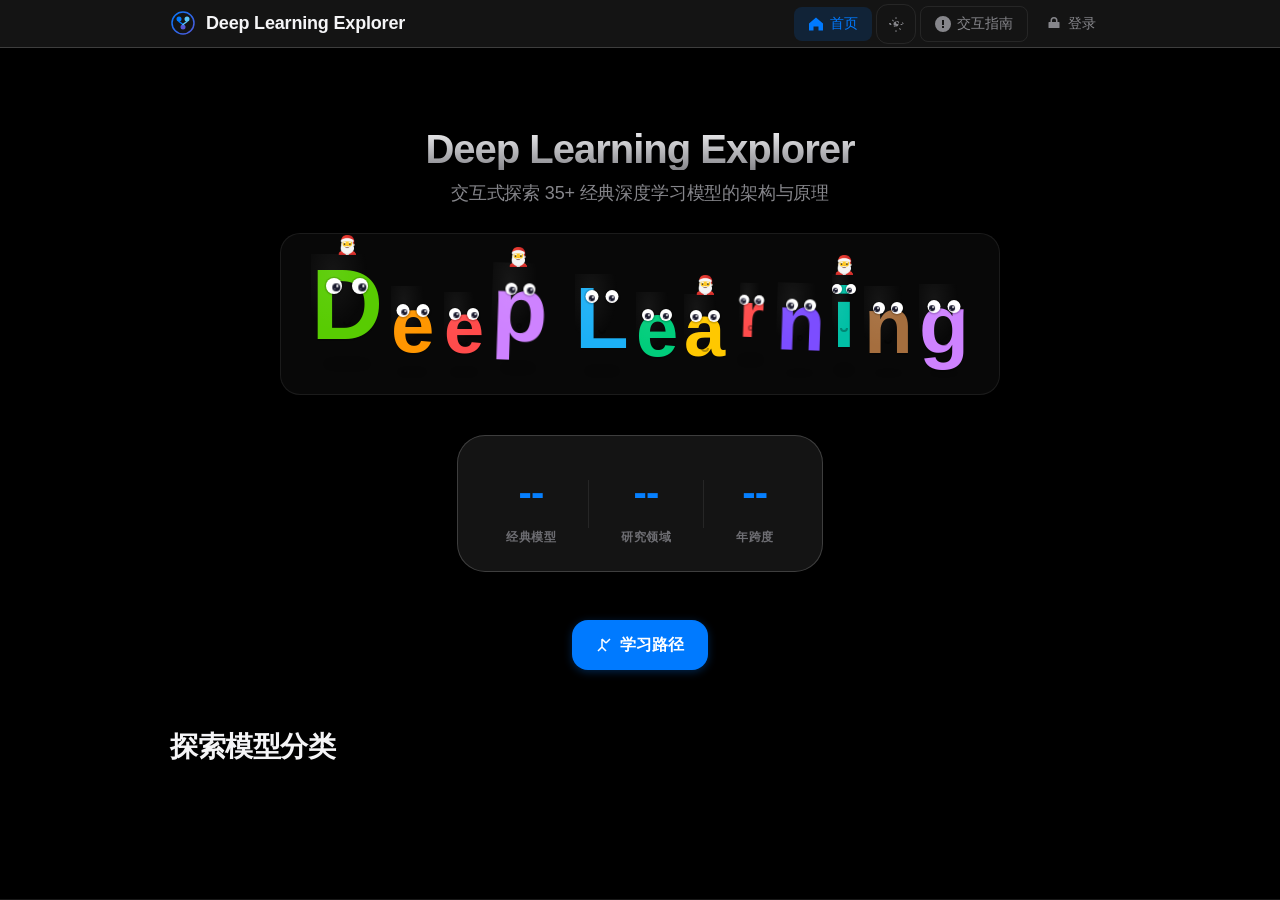
<file: dl-viz-pro/index.html>
<!DOCTYPE html>
<html lang="zh-CN">
<head>
  <meta charset="UTF-8">
  <meta name="viewport" content="width=device-width, initial-scale=1.0">
  <meta name="description" content="Deep Learning Explorer - 交互式深度学习模型可视化与学习平台，涵盖CNN、Transformer、扩散模型等经典架构">
  <meta name="theme-color" content="#000000">
  <!-- Content Security Policy -->
  <!-- 注意：当前使用内联事件处理器和样式，需要 'unsafe-inline' 支持 -->
  <!-- 生产环境建议：将内联事件迁移到 addEventListener，内联样式迁移到 CSS 文件，然后移除 'unsafe-inline' -->
  <meta http-equiv="Content-Security-Policy" content="default-src 'self'; script-src 'self' 'unsafe-inline'; style-src 'self' 'unsafe-inline' https://fonts.googleapis.com; font-src 'self' https://fonts.gstatic.com; img-src 'self' data: blob:; connect-src 'self'; frame-ancestors 'none'; base-uri 'self'; form-action 'self'; upgrade-insecure-requests; object-src 'none';">
  <title>Deep Learning Explorer - 深度学习模型可视化平台</title>

  <!-- System font for Apple style (SF Pro on Apple devices, system fonts elsewhere) -->
  <link rel="preconnect" href="https://fonts.googleapis.com">
  <link rel="preconnect" href="https://fonts.gstatic.com" crossorigin>
  <link href="https://fonts.googleapis.com/css2?family=Inter:wght@300;400;500;600;700&family=JetBrains+Mono:wght@400;500;600&display=swap" rel="stylesheet">

  <link rel="stylesheet" href="style.css">
</head>
<body>
  <!-- 跳过导航链接（无障碍支持） -->
  <a href="#app" class="skip-link">跳过导航</a>

  <!-- ==================== 顶部导航栏 ==================== -->
  <header class="header" id="header">
    <div class="header-inner">
      <a href="#home" class="logo" aria-label="返回首页">
        <span class="logo-icon">
          <svg width="26" height="26" viewBox="0 0 26 26" fill="none" xmlns="http://www.w3.org/2000/svg">
            <circle cx="13" cy="13" r="11" stroke="url(#appleLogoGrad)" stroke-width="1.5"/>
            <circle cx="9" cy="9" r="2.5" fill="#007AFF"/>
            <circle cx="17" cy="9" r="2.5" fill="#5AC8FA"/>
            <circle cx="13" cy="17" r="2.5" fill="#5856D6"/>
            <line x1="9" y1="11.5" x2="13" y2="14.5" stroke="#007AFF" stroke-width="1.5" stroke-linecap="round"/>
            <line x1="17" y1="11.5" x2="13" y2="14.5" stroke="#5AC8FA" stroke-width="1.5" stroke-linecap="round"/>
            <defs>
              <linearGradient id="appleLogoGrad" x1="0" y1="0" x2="26" y2="26" gradientUnits="userSpaceOnUse">
                <stop stop-color="#007AFF"/>
                <stop offset="1" stop-color="#5856D6"/>
              </linearGradient>
            </defs>
          </svg>
        </span>
        <span class="logo-text">Deep Learning Explorer</span>
      </a>
      <nav class="nav" role="navigation" aria-label="主导航">
        <button class="nav-btn active" data-view="home" onclick="event.preventDefault(); navigate('home')">
          <svg width="16" height="16" viewBox="0 0 16 16" fill="currentColor"><path d="M8 1.5L1 7.5v7h4.5v-4h5v4H15v-7L8 1.5z"/></svg>
          <span>首页</span>
        </button>
        <button class="nav-btn" id="navFavBtn" data-view="favorites" onclick="navigate('favorites')" style="display:none;">
          <svg width="16" height="16" viewBox="0 0 16 16" fill="currentColor"><path d="M8 13.5s-5.5-3.5-5.5-7C2.5 4 4.5 2.5 6 2.5c.8 0 1.5.3 2 1 0 0 0 0 0 0 .5-.7 1.2-1 2-1C11.5 2.5 13.5 4 13.5 6.5c0 3.5-5.5 7-5.5 7z"/></svg>
          <span>收藏</span>
        </button>
        <button class="nav-btn" id="navAdminBtn" data-view="admin" onclick="navigate('admin')" style="display:none;">
          <svg width="16" height="16" viewBox="0 0 16 16" fill="currentColor"><path d="M8 1a2.5 2.5 0 012.5 2.5v1h1a.5.5 0 01.5.5v.5h.5a.5.5 0 01.5.5v6a.5.5 0 01-.5.5H2a.5.5 0 01-.5-.5v-6a.5.5 0 01.5-.5h.5v-.5a.5.5 0 01.5-.5h1V3.5A2.5 2.5 0 018 1zm0 1.5a1 1 0 00-1 1v1h2v-1a1 1 0 00-1-1z"/></svg>
          <span>管理</span>
        </button>
        <button class="theme-toggle-btn" id="themeToggle" onclick="toggleTheme()" aria-label="切换主题">
          <svg width="16" height="16" viewBox="0 0 16 16" fill="currentColor"><path d="M8 1a.5.5 0 01.5.5v1a.5.5 0 01-1 0v-1A.5.5 0 018 1zm0 13a.5.5 0 01.5.5v1a.5.5 0 01-1 0v-1a.5.5 0 01.5-.5zM2 8h1a.5.5 0 010 1H2a.5.5 0 010-1zm11 0h1a.5.5 0 010 1h-1a.5.5 0 010-1zM4.22 3.81a.5.5 0 01.707 0l.7.7a.5.5 0 01-.707.707l-.7-.7a.5.5 0 010-.707zm7.07 8.49a.5.5 0 01.707 0l.7.7a.5.5 0 01-.707.707l-.7-.7a.5.5 0 010-.707zM1 7.5a.5.5 0 01.5-.5h1a.5.5 0 010 1h-1a.5.5 0 01-.5-.5zm13.07-1.07a.5.5 0 01.707 0l.7.7a.5.5 0 01-.707.707l-.7-.7a.5.5 0 010-.707zM5.93 10.93a.5.5 0 010-.707l.7-.7a.5.5 0 11.707.707l-.7.7a.5.5 0 01-.707 0zM8 5.5A2.5 2.5 0 1010.5 8 2.5 2.5 0 008 5.5zm0 1A1.5 1.5 0 119.5 8 1.5 1.5 0 018 6.5z"/></svg>
        </button>
        <button class="nav-btn interaction-guide-btn" onclick="showInteractionGuide()" aria-label="交互指南" title="字母小人交互指南">
          <svg width="16" height="16" viewBox="0 0 16 16" fill="currentColor"><path d="M8 0a8 8 0 100 16A8 8 0 008 0zm1 12H7v-2h2v2zm0-3H7V4h2v5z"/></svg>
          <span>交互指南</span>
        </button>
        <button class="nav-btn" id="navLoginBtn" onclick="showLoginModal()">
          <svg width="16" height="16" viewBox="0 0 16 16" fill="currentColor"><path d="M8 1a3.5 3.5 0 00-3.5 3.5V6H3a.5.5 0 00-.5.5v5a.5.5 0 00.5.5h10a.5.5 0 00.5-.5v-5A.5.5 0 0013 6h-1.5V4.5A3.5 3.5 0 008 1zm2 5H6V4.5a2 2 0 114 0V6z"/></svg>
          <span>登录</span>
        </button>
        <div class="user-nav" id="userNav">
          <button class="user-avatar-btn" onclick="toggleUserMenu()" aria-label="用户菜单" aria-expanded="false" aria-haspopup="true">
            <span class="user-avatar" id="userAvatar">U</span>
            <span class="user-name" id="userName">User</span>
            <svg width="12" height="12" viewBox="0 0 12 12" fill="currentColor" style="flex-shrink:0;"><path d="M3 5l3 3 3-3"/></svg>
          </button>
          <div class="user-menu" id="userMenu">
            <button class="user-menu-item" onclick="navigate('favorites'); toggleUserMenu();">
              <svg width="14" height="14" viewBox="0 0 14 14" fill="currentColor"><path d="M7 12s-4.5-3-4.5-6A3 3 0 017 3a3 3 0 014.5 3C11.5 9 7 12 7 12z"/></svg>
              我的收藏
            </button>
            <div class="user-menu-divider"></div>
            <button class="user-menu-item danger" onclick="logoutUser(); toggleUserMenu();">
              <svg width="14" height="14" viewBox="0 0 14 14" fill="none" stroke="currentColor" stroke-width="1.5"><path d="M5 1H2a1 1 0 00-1 1v10a1 1 0 001 1h3M9 4l3 3-3 3M12 7H5"/></svg>
              退出登录
            </button>
          </div>
        </div>
      </nav>
    </div>
  </header>

  <!-- ==================== 主内容区域 ==================== -->
  <!-- 屏幕阅读器通知区域：用于播报视图切换 -->
  <div id="announcer" class="sr-only" aria-live="polite" aria-atomic="true"></div>

  <main id="app" class="app">

    <!-- ===== 首页视图 ===== -->
    <section id="homeView" class="view active" aria-label="首页">
      <!-- Hero 区域 -->
      <div class="hero">
        <div class="hero-content">
          <h1 class="hero-title" style="text-align:center;font-size:clamp(1.5rem,4vw,2.5rem);font-weight:700;color:var(--text-primary);margin-bottom:8px;">Deep Learning Explorer</h1>
          <p class="hero-subtitle" style="text-align:center;font-size:clamp(0.875rem,2vw,1.125rem);color:var(--text-secondary);margin-bottom:24px;">交互式探索 35+ 经典深度学习模型的架构与原理</p>
          <!-- 字母小人舞台 -->
          <div class="letter-stage" id="letterStage">
            <!-- 由 JS 动态生成字母小人 -->
          </div>
          <div class="hero-stats" id="heroStats">
            <div class="hero-stat">
              <span class="hero-stat-value" id="statModels">--</span>
              <span class="hero-stat-label">经典模型</span>
            </div>
            <div class="hero-stat-divider"></div>
            <div class="hero-stat">
              <span class="hero-stat-value" id="statCategories">--</span>
              <span class="hero-stat-label">研究领域</span>
            </div>
            <div class="hero-stat-divider"></div>
            <div class="hero-stat">
              <span class="hero-stat-value" id="statYears">--</span>
              <span class="hero-stat-label">年跨度</span>
            </div>
          </div>
          <div class="hero-actions">
            <button class="btn btn-primary" onclick="navigate('learningPath')">
              <svg width="16" height="16" viewBox="0 0 16 16" fill="none" stroke="currentColor" stroke-width="1.5"><path d="M2 14l4-4m0 0l4 4M6 10V2m8 0l-4 4m0 0L6 2"/></svg>
              学习路径
            </button>
          </div>
        </div>
      </div>

      <!-- 分类卡片网格 -->
      <div class="section">
        <h2 class="section-title">探索模型分类</h2>
        <div class="module-grid" id="moduleGrid">
          <!-- 由 JS 动态渲染 -->
        </div>
      </div>
    </section>

    <!-- ===== 分类页视图 ===== -->
    <section id="categoryView" class="view" aria-label="分类浏览">
      <div class="container">
        <!-- 面包屑 -->
        <nav class="breadcrumb" aria-label="面包屑导航">
          <a class="breadcrumb-link" href="#home" onclick="event.preventDefault(); navigate('home')">首页</a>
          <span class="breadcrumb-sep" aria-hidden="true">/</span>
          <span class="breadcrumb-current" id="breadcrumbCategory"></span>
        </nav>

        <!-- 搜索与筛选 -->
        <div class="toolbar">
          <div class="search-box">
            <svg class="search-icon" width="18" height="18" viewBox="0 0 18 18" fill="none" stroke="currentColor" stroke-width="2">
              <circle cx="8" cy="8" r="5.5"/>
              <line x1="12.5" y1="12.5" x2="16" y2="16"/>
            </svg>
            <input type="text" id="searchInput" placeholder="搜索模型名称、标签、架构..." aria-label="搜索模型">
          </div>
          <div class="filter-group" id="filterGroup">
            <!-- 由 JS 动态渲染年份筛选按钮 -->
          </div>
          <button class="nav-btn" id="compareModeBtn" onclick="toggleCompareMode()">
            <svg width="14" height="14" viewBox="0 0 14 14" fill="none" stroke="currentColor" stroke-width="2"><rect x="1" y="1" width="5" height="5" rx="1"/><rect x="8" y="8" width="5" height="5" rx="1"/><line x1="6" y1="3.5" x2="8" y2="3.5" stroke-dasharray="1 1"/><line x1="3.5" y1="6" x2="3.5" y2="8" stroke-dasharray="1 1"/></svg>
            <span>对比</span>
          </button>
        </div>

        <!-- 模型卡片网格 -->
        <div class="model-grid" id="modelGrid"></div>

        <!-- 空状态 -->
        <div class="empty-state" id="emptyState" style="display:none;">
          <svg width="48" height="48" viewBox="0 0 48 48" fill="none" stroke="currentColor" stroke-width="1.5" opacity="0.4">
            <circle cx="20" cy="20" r="14"/>
            <line x1="30" y1="30" x2="42" y2="42"/>
            <line x1="14" y1="16" x2="26" y2="16"/>
            <line x1="20" y1="10" x2="20" y2="22"/>
          </svg>
          <p>没有找到匹配的模型</p>
          <p class="empty-hint">尝试调整搜索关键词或筛选条件</p>
          <button onclick="clearSearch()" style="margin-top:12px;padding:6px 16px;border:1px solid var(--border-color);border-radius:var(--radius-full);background:transparent;color:var(--text-secondary);cursor:pointer;font-size:0.875rem;transition:all 0.2s;">清除筛选</button>
        </div>
      </div>
    </section>

    <!-- ===== 模型详情页视图 ===== -->
    <section id="modelView" class="view" aria-label="模型详情">
      <div class="container">
        <!-- 面包屑 -->
        <nav class="breadcrumb" aria-label="面包屑导航">
          <a class="breadcrumb-link" href="#home" onclick="event.preventDefault(); navigate('home')">首页</a>
          <span class="breadcrumb-sep" aria-hidden="true">/</span>
          <a class="breadcrumb-link" id="modelBreadcrumbCat" href="#"></a>
          <span class="breadcrumb-sep" aria-hidden="true">/</span>
          <span class="breadcrumb-current" id="modelBreadcrumbName"></span>
        </nav>

        <!-- 模型详情内容 -->
        <div id="modelPageBody" class="model-page-body">
          <!-- 由 JS 动态渲染 -->
        </div>
      </div>
    </section>

    <!-- ===== 我的收藏视图 ===== -->
    <section id="favoritesView" class="view" aria-label="我的收藏">
      <div class="container">
        <!-- 面包屑 -->
        <nav class="breadcrumb" aria-label="面包屑导航">
          <a class="breadcrumb-link" href="#home" onclick="event.preventDefault(); navigate('home')">首页</a>
          <span class="breadcrumb-sep" aria-hidden="true">/</span>
          <span class="breadcrumb-current">我的收藏</span>
        </nav>

        <div class="favorites-header">
          <h2 class="favorites-title">
            <svg width="20" height="20" viewBox="0 0 20 20" fill="currentColor" style="color: var(--danger);"><path d="M10 17.5s-6.5-4-6.5-8.5A4 4 0 0110 5a4 4 0 016.5 4c0 4.5-6.5 8.5-6.5 8.5z"/></svg>
            我的收藏
            <span class="favorites-count" id="favCount">0</span>
          </h2>
        </div>

        <!-- 收藏模型网格 -->
        <div class="model-grid" id="favModelGrid"></div>

        <!-- 空状态 -->
        <div class="fav-empty-state" id="favEmptyState">
          <svg width="48" height="48" viewBox="0 0 48 48" fill="none" stroke="currentColor" stroke-width="1.5">
            <path d="M24 42s-14-9-14-19A9 9 0 0124 14a9 9 0 0114 9c0 10-14 19-14 19z"/>
          </svg>
          <p>还没有收藏任何模型</p>
          <p class="fav-empty-hint">浏览模型时点击心形图标即可收藏</p>
        </div>
      </div>
    </section>

    <!-- ===== 模型对比视图 ===== -->
    <section id="compareView" class="view" aria-label="模型对比">
      <div class="container">
        <!-- 面包屑 -->
        <nav class="breadcrumb" aria-label="面包屑导航">
          <a class="breadcrumb-link" href="#home" onclick="event.preventDefault(); navigate('home')">首页</a>
          <span class="breadcrumb-sep" aria-hidden="true">/</span>
          <span class="breadcrumb-current">模型对比</span>
        </nav>
        <div id="compareViewBody"></div>
      </div>
    </section>

    <!-- ===== 学习路径视图 ===== -->
    <section id="learningPathView" class="view" aria-label="学习路径">
      <div class="container">
        <!-- 面包屑 -->
        <nav class="breadcrumb" aria-label="面包屑导航">
          <a class="breadcrumb-link" href="#home" onclick="event.preventDefault(); navigate('home')">首页</a>
          <span class="breadcrumb-sep" aria-hidden="true">/</span>
          <span class="breadcrumb-current">学习路径</span>
        </nav>
        <div id="learningPathViewBody"></div>
      </div>
    </section>

    <!-- ===== 管理后台视图 ===== -->
    <section id="adminView" class="view" aria-label="管理后台">
      <div class="container">
        <div class="admin-header">
          <h2 class="admin-title">
            <svg width="20" height="20" viewBox="0 0 20 20" fill="currentColor"><path d="M10 1a2.5 2.5 0 012.5 2.5v1.25h3.75a1.25 1.25 0 011.25 1.25v1.25H2.5V6a1.25 1.25 0 011.25-1.25H7.5V3.5A2.5 2.5 0 0110 1zm0 2.5a.625.625 0 00-.625.625v1.25h1.25V4.125A.625.625 0 0010 3.5zM3.75 8.75h12.5V17.5a1.25 1.25 0 01-1.25 1.25H5a1.25 1.25 0 01-1.25-1.25V8.75z"/></svg>
            模型管理
          </h2>
          <div class="admin-actions">
            <button class="btn btn-primary" onclick="showAddForm()">
              <svg width="14" height="14" viewBox="0 0 14 14" fill="currentColor"><line x1="7" y1="1" x2="7" y2="13" stroke="currentColor" stroke-width="2"/><line x1="1" y1="7" x2="13" y2="7" stroke="currentColor" stroke-width="2"/></svg>
              添加模型
            </button>
            <button class="btn btn-secondary" onclick="exportData()">
              <svg width="14" height="14" viewBox="0 0 14 14" fill="none" stroke="currentColor" stroke-width="1.5"><path d="M7 1v8M3 5l4 4 4-4M1 12h12"/></svg>
              导出 JSON
            </button>
            <button class="btn btn-secondary" onclick="showImportDialog()">
              <svg width="14" height="14" viewBox="0 0 14 14" fill="none" stroke="currentColor" stroke-width="1.5"><path d="M7 9V1M3 5l4-4 4 4M1 12h12"/></svg>
              导入 JSON
            </button>
            <button class="btn btn-danger" onclick="logoutAdmin()">
              <svg width="14" height="14" viewBox="0 0 14 14" fill="none" stroke="currentColor" stroke-width="1.5"><path d="M5 1H2a1 1 0 00-1 1v10a1 1 0 001 1h3M9 4l3 3-3 3M12 7H5"/></svg>
              退出管理
            </button>
          </div>
        </div>
        <div id="adminTable" class="admin-table-wrapper"></div>
      </div>
    </section>

  </main>

  <!-- ==================== 模态框 ==================== -->

  <!-- 模型详情模态框 -->
  <div class="modal-overlay" id="detailModal" role="dialog" aria-modal="true" aria-label="模型详情">
    <div class="modal-content detail-content">
      <button class="modal-close" onclick="closeModal('detailModal')" aria-label="关闭">
        <svg width="20" height="20" viewBox="0 0 20 20" fill="none" stroke="currentColor" stroke-width="2"><line x1="4" y1="4" x2="16" y2="16"/><line x1="16" y1="4" x2="4" y2="16"/></svg>
      </button>
      <div id="detailBody"></div>
    </div>
  </div>

  <!-- 登录/注册模态框 -->
  <div class="modal-overlay" id="loginModal" role="dialog" aria-modal="true" aria-label="登录注册">
    <div class="modal-content login-content">
      <button class="modal-close" onclick="closeModal('loginModal')" aria-label="关闭">
        <svg width="20" height="20" viewBox="0 0 20 20" fill="none" stroke="currentColor" stroke-width="2"><line x1="4" y1="4" x2="16" y2="16"/><line x1="16" y1="4" x2="4" y2="16"/></svg>
      </button>
      <div class="login-icon">
        <svg width="40" height="40" viewBox="0 0 40 40" fill="none" stroke="currentColor" stroke-width="1.5">
          <rect x="8" y="16" width="24" height="18" rx="2"/>
          <circle cx="20" cy="12" r="6"/>
        </svg>
      </div>
      <h2 class="login-title">欢迎来到 Deep Learning Explorer</h2>
      <p class="login-hint">登录以解锁收藏、对比等更多功能</p>

      <!-- 标签切换 -->
      <div class="auth-tabs" role="tablist">
        <button class="auth-tab active" id="authTabLogin" role="tab" aria-selected="true" aria-controls="loginPanel" onclick="switchAuthTab('login')">登录</button>
        <button class="auth-tab" id="authTabRegister" role="tab" aria-selected="false" aria-controls="registerPanel" onclick="switchAuthTab('register')">注册</button>
        <div class="auth-tab-indicator" id="authTabIndicator"></div>
      </div>

      <!-- 登录表单 -->
      <div id="loginPanel" role="tabpanel" aria-labelledby="authTabLogin">
        <form class="auth-form" id="loginForm" onsubmit="handleLogin(event)">
          <div class="form-group">
            <label for="loginUsername">用户名</label>
            <input type="text" id="loginUsername" placeholder="输入用户名" required autocomplete="username">
          </div>
          <div class="form-group">
            <label for="loginPassword">密码</label>
            <input type="password" id="loginPassword" placeholder="输入密码" required autocomplete="current-password">
          </div>
          <p id="loginFormError" class="auth-form-error" role="alert" aria-live="assertive"></p>
          <button type="submit" class="btn btn-primary btn-block">登录</button>
        </form>
      </div>

      <!-- 注册表单 -->
      <div id="registerPanel" role="tabpanel" aria-labelledby="authTabRegister" style="display:none;">
        <form class="auth-form" id="registerForm" onsubmit="handleRegister(event)">
          <div class="form-group">
            <label for="regUsername">用户名</label>
            <input type="text" id="regUsername" placeholder="3-20个字符" required autocomplete="username" minlength="3" maxlength="20">
          </div>
          <div class="form-group">
            <label for="regEmail">邮箱</label>
            <input type="email" id="regEmail" placeholder="your@email.com" required autocomplete="email">
          </div>
          <div class="form-group">
            <label for="regPassword">密码</label>
            <input type="password" id="regPassword" placeholder="至少6个字符" required autocomplete="new-password" minlength="6" oninput="checkPasswordStrength(this.value)">
            <div class="password-strength-wrapper">
              <div class="password-strength-bar">
                <div class="password-strength" id="passwordStrength"></div>
              </div>
            </div>
          </div>
          <div class="form-group">
            <label for="regConfirmPassword">确认密码</label>
            <input type="password" id="regConfirmPassword" placeholder="再次输入密码" required autocomplete="new-password">
          </div>
          <p id="registerFormError" class="auth-form-error" role="alert" aria-live="assertive"></p>
          <button type="submit" class="btn btn-primary btn-block">注册</button>
        </form>
      </div>
    </div>
  </div>

  <!-- 编辑/添加模态框 -->
  <div class="modal-overlay" id="editModal" role="dialog" aria-modal="true" aria-label="编辑模型">
    <div class="modal-content edit-content">
      <button class="modal-close" onclick="closeModal('editModal')" aria-label="关闭">
        <svg width="20" height="20" viewBox="0 0 20 20" fill="none" stroke="currentColor" stroke-width="2"><line x1="4" y1="4" x2="16" y2="16"/><line x1="16" y1="4" x2="4" y2="16"/></svg>
      </button>
      <h2 class="edit-title" id="editTitle">编辑模型</h2>
      <form id="editForm" onsubmit="saveModel(event)">
        <input type="hidden" id="editId">
        <div class="form-grid">
          <div class="form-group">
            <label for="editName">模型名称 *</label>
            <input type="text" id="editName" required placeholder="如 ResNet">
          </div>
          <div class="form-group">
            <label for="editFullName">全称</label>
            <input type="text" id="editFullName" placeholder="论文全称">
          </div>
          <div class="form-group">
            <label for="editYear">发布年份 *</label>
            <input type="number" id="editYear" required placeholder="如 2015">
          </div>
          <div class="form-group">
            <label for="editAuthor">作者</label>
            <input type="text" id="editAuthor" placeholder="作者姓名">
          </div>
          <div class="form-group">
            <label for="editOrganization">机构</label>
            <input type="text" id="editOrganization" placeholder="所属机构">
          </div>
          <div class="form-group">
            <label for="editCategory">类别 *</label>
            <input type="text" id="editCategory" required placeholder="如 图像分类">
          </div>
          <div class="form-group">
            <label for="editArchitecture">架构类型</label>
            <input type="text" id="editArchitecture" placeholder="如 CNN">
          </div>
          <div class="form-group">
            <label for="editParameters">参数量</label>
            <input type="text" id="editParameters" placeholder="如 25.6M">
          </div>
          <div class="form-group full-width">
            <label for="editDescription">简介 *</label>
            <textarea id="editDescription" rows="3" required placeholder="模型简介描述..."></textarea>
          </div>
          <div class="form-group full-width">
            <label for="editKeyInnovation">核心创新</label>
            <textarea id="editKeyInnovation" rows="2" placeholder="关键创新点..."></textarea>
          </div>
          <div class="form-group">
            <label for="editDatasets">训练数据集</label>
            <input type="text" id="editDatasets" placeholder="如 ImageNet">
          </div>
          <div class="form-group">
            <label for="editPerformance">性能指标</label>
            <input type="text" id="editPerformance" placeholder="如 Top-5 3.57%">
          </div>
          <div class="form-group">
            <label for="editPaperUrl">论文链接</label>
            <input type="url" id="editPaperUrl" placeholder="https://arxiv.org/...">
          </div>
          <div class="form-group">
            <label for="editCodeUrl">代码链接</label>
            <input type="url" id="editCodeUrl" placeholder="https://github.com/...">
          </div>
          <div class="form-group full-width">
            <label for="editTags">标签（逗号分隔）</label>
            <input type="text" id="editTags" placeholder="如 CNN, 残差连接, ImageNet">
          </div>
        </div>
        <div class="form-actions">
          <button type="button" class="btn btn-ghost" onclick="closeModal('editModal')">取消</button>
          <button type="submit" class="btn btn-primary">保存</button>
        </div>
      </form>
    </div>
  </div>

  <!-- 导入模态框 -->
  <div class="modal-overlay" id="importModal" role="dialog" aria-modal="true" aria-label="导入数据">
    <div class="modal-content import-content">
      <button class="modal-close" onclick="closeModal('importModal')" aria-label="关闭">
        <svg width="20" height="20" viewBox="0 0 20 20" fill="none" stroke="currentColor" stroke-width="2"><line x1="4" y1="4" x2="16" y2="16"/><line x1="16" y1="4" x2="4" y2="16"/></svg>
      </button>
      <h2 class="import-title">导入 JSON 数据</h2>
      <p class="import-hint">粘贴 models.json 的内容，将替换当前所有数据</p>
      <textarea id="importData" rows="12" placeholder='粘贴 JSON 数组...'></textarea>
      <p id="importError" class="error-msg" style="display:none;" role="alert" aria-live="assertive"></p>
      <div class="form-actions">
        <button class="btn btn-ghost" onclick="closeModal('importModal')">取消</button>
        <button class="btn btn-primary" onclick="importData()">导入</button>
      </div>
    </div>
  </div>

  <!-- ==================== 交互指南弹窗 ==================== -->
  <div class="modal-overlay" id="interactionGuideModal" role="dialog" aria-modal="true" aria-label="字母小人交互指南">
    <div class="modal-content interaction-guide-content">
      <button class="modal-close" onclick="closeModal('interactionGuideModal')" aria-label="关闭">
        <svg width="20" height="20" viewBox="0 0 20 20" fill="none" stroke="currentColor" stroke-width="2"><line x1="4" y1="4" x2="16" y2="16"/><line x1="16" y1="4" x2="4" y2="16"/></svg>
      </button>
      <h2 class="guide-title"><span aria-hidden="true">🎮</span> 字母小人交互指南</h2>
      <p class="guide-subtitle">探索 "Deep Learning" 字母们的有趣互动！</p>
      
      <!-- V7创新：SVG图标系统 -->
      <svg style="display: none;">
        <defs>
          <symbol id="icon-hover" viewBox="0 0 24 24"><path fill="currentColor" d="M12 2C6.48 2 2 6.48 2 12s4.48 10 10 10 10-4.48 10-10S17.52 2 12 2zm0 18c-4.41 0-8-3.59-8-8s3.59-8 8-8 8 3.59 8 8-3.59 8-8 8zm-1-13h2v6h-2zm0 8h2v2h-2z"/></symbol>
          <symbol id="icon-click" viewBox="0 0 24 24"><path fill="currentColor" d="M9 11.24V7.5C9 6.12 10.12 5 11.5 5S14 6.12 14 7.5v3.74c1.21-.81 2-2.18 2-3.74C16 5.01 13.99 3 11.5 3S7 5.01 7 7.5c0 1.56.79 2.93 2 3.74zm9.84 4.63l-4.54-2.26c-.17-.07-.35-.11-.54-.11H13v-6c0-.83-.67-1.5-1.5-1.5S10 6.67 10 7.5v10.74l-3.43-.72c-.08-.01-.15-.03-.24-.03-.31 0-.59.13-.79.33l-.79.8 4.94 4.94c.27.27.65.44 1.06.44h6.79c.75 0 1.33-.55 1.44-1.28l.75-5.27c.01-.07.02-.14.02-.2 0-.62-.38-1.16-.91-1.38z"/></symbol>
          <symbol id="icon-near" viewBox="0 0 24 24"><path fill="currentColor" d="M3 17h18v2H3zm0-7h18v5H3zm0-4h18v2H3z"/></symbol>
          <symbol id="icon-scared" viewBox="0 0 24 24"><path fill="currentColor" d="M11.99 2C6.47 2 2 6.48 2 12s4.47 10 9.99 10C17.52 22 22 17.52 22 12S17.52 2 11.99 2zM12 20c-4.42 0-8-3.58-8-8s3.58-8 8-8 8 3.58 8 8-3.58 8-8 8zm3.5-9c.83 0 1.5-.67 1.5-1.5S16.33 8 15.5 8 14 8.67 14 9.5s.67 1.5 1.5 1.5zm-7 0c.83 0 1.5-.67 1.5-1.5S9.33 8 8.5 8 7 8.67 7 9.5 7.67 11 8.5 11zm3.5 6.5c2.33 0 4.31-1.46 5.11-3.5H6.89c.8 2.04 2.78 3.5 5.11 3.5z"/></symbol>
          <symbol id="icon-press" viewBox="0 0 24 24"><path fill="currentColor" d="M9 11.24V7.5C9 6.12 10.12 5 11.5 5S14 6.12 14 7.5v3.74c1.21-.81 2-2.18 2-3.74C16 5.01 13.99 3 11.5 3S7 5.01 7 7.5c0 1.56.79 2.93 2 3.74zM16 12h-1v-1h-6v1H8c-1.1 0-2 .9-2 2v4c0 1.1.9 2 2 2h8c1.1 0 2-.9 2-2v-4c0-1.1-.9-2-2-2z"/></symbol>
          <symbol id="icon-sleep" viewBox="0 0 24 24"><path fill="currentColor" d="M9 21h9c.83 0 1.54-.5 1.84-1.22l3.02-7.05c.09-.23.14-.47.14-.73v-2c0-1.1-.9-2-2-2h-6.31l.95-4.57.03-.32c0-.41-.17-.79-.44-1.06L14.17 1 7.58 7.59C7.22 7.95 7 8.45 7 9v10c0 1.1.9 2 2 2zM9 9l4.34-4.34L12 10h9v2l-3 7H9V9zM1 9h4v12H1z"/></symbol>
          <symbol id="icon-yawn" viewBox="0 0 24 24"><path fill="currentColor" d="M12 2C6.48 2 2 6.48 2 12s4.48 10 10 10 10-4.48 10-10S17.52 2 12 2zm0 18c-4.41 0-8-3.59-8-8s3.59-8 8-8 8 3.59 8 8-3.59 8-8 8zm-5-9c1.38 0 2.5-1.12 2.5-2.5S8.38 6 7 6 4.5 7.12 4.5 8.5 5.62 11 7 11zm10 0c1.38 0 2.5-1.12 2.5-2.5S18.38 6 17 6s-2.5 1.12-2.5 2.5S15.62 11 17 11zm-5 3c-2.33 0-4.31 1.46-5.11 3.5h10.22c-.8-2.04-2.78-3.5-5.11-3.5z"/></symbol>
          <symbol id="icon-stretch" viewBox="0 0 24 24"><path fill="currentColor" d="M12 4c4.41 0 8 3.59 8 8s-3.59 8-8 8-8-3.59-8-8 3.59-8 8-8m0-2C6.48 2 2 6.48 2 12s4.48 10 10 10 10-4.48 10-10S17.52 2 12 2zm0 13c-1.66 0-3-1.34-3-3s1.34-3 3-3 3 1.34 3 3-1.34 3-3 3z"/></symbol>
          <symbol id="icon-zoneout" viewBox="0 0 24 24"><path fill="currentColor" d="M12 2C6.48 2 2 6.48 2 12s4.48 10 10 10 10-4.48 10-10S17.52 2 12 2zm0 18c-4.41 0-8-3.59-8-8s3.59-8 8-8 8 3.59 8 8-3.59 8-8 8zm-5-9c1.38 0 2.5-1.12 2.5-2.5S8.38 6 7 6 4.5 7.12 4.5 8.5 5.62 11 7 11zm10 0c1.38 0 2.5-1.12 2.5-2.5S18.38 6 17 6s-2.5 1.12-2.5 2.5S15.62 11 17 11zm-5 3c-2.33 0-4.31 1.46-5.11 3.5h10.22c-.8-2.04-2.78-3.5-5.11-3.5z"/></symbol>
          <symbol id="icon-peek" viewBox="0 0 24 24"><path fill="currentColor" d="M12 4.5C7 4.5 2.73 7.61 1 12c1.73 4.39 6 7.5 11 7.5s9.27-3.11 11-7.5c-1.73-4.39-6-7.5-11-7.5zM12 17c-2.76 0-5-2.24-5-5s2.24-5 5-5 5 2.24 5 5-2.24 5-5 5zm0-8c-1.66 0-3 1.34-3 3s1.34 3 3 3 3-1.34 3-3-1.34-3-3-3z"/></symbol>
          <symbol id="icon-rubeyes" viewBox="0 0 24 24"><path fill="currentColor" d="M12 4.5C7 4.5 2.73 7.61 1 12c1.73 4.39 6 7.5 11 7.5s9.27-3.11 11-7.5c-1.73-4.39-6-7.5-11-7.5zM12 17c-2.76 0-5-2.24-5-5s2.24-5 5-5 5 2.24 5 5-2.24 5-5 5zm0-8c-1.66 0-3 1.34-3 3s1.34 3 3 3 3-1.34 3-3-1.34-3-3-3z"/></symbol>
          <symbol id="icon-whisper" viewBox="0 0 24 24"><path fill="currentColor" d="M20 2H4c-1.1 0-2 .9-2 2v18l4-4h14c1.1 0 2-.9 2-2V4c0-1.1-.9-2-2-2z"/></symbol>
          <symbol id="icon-eyecontact" viewBox="0 0 24 24"><path fill="currentColor" d="M12 4.5C7 4.5 2.73 7.61 1 12c1.73 4.39 6 7.5 11 7.5s9.27-3.11 11-7.5c-1.73-4.39-6-7.5-11-7.5zM12 17c-2.76 0-5-2.24-5-5s2.24-5 5-5 5 2.24 5 5-2.24 5-5 5zm0-8c-1.66 0-3 1.34-3 3s1.34 3 3 3 3-1.34 3-3-1.34-3-3-3z"/></symbol>
          <symbol id="icon-snake" viewBox="0 0 24 24"><path fill="currentColor" d="M12 2C6.48 2 2 6.48 2 12s4.48 10 10 10 10-4.48 10-10S17.52 2 12 2zm0 18c-4.41 0-8-3.59-8-8s3.59-8 8-8 8 3.59 8 8-3.59 8-8 8zm-1-13h2v6h-2zm0 8h2v2h-2z"/></symbol>
          <symbol id="icon-celebrate" viewBox="0 0 24 24"><path fill="currentColor" d="M12 2C6.48 2 2 6.48 2 12s4.48 10 10 10 10-4.48 10-10S17.52 2 12 2zm0 18c-4.41 0-8-3.59-8-8s3.59-8 8-8 8 3.59 8 8-3.59 8-8 8zm-2-5.5l2.5-4.5 2.5 4.5H10zm5 0l2.5-4.5 2.5 4.5H15z"/></symbol>
        </defs>
      </svg>

      <div class="guide-section">
        <div class="guide-section-header">
          <h3>鼠标交互</h3>
          <label class="ios-toggle" title="总开关：鼠标交互">
            <input type="checkbox" class="ios-toggle-input" data-setting="mouseInteractions" checked role="switch" aria-checked="true" aria-label="鼠标交互总开关" tabindex="0">
            <span class="ios-toggle-slider"></span>
          </label>
        </div>
        <div class="guide-grid">
          <div class="guide-item">
            <svg class="guide-icon"><use href="#icon-hover"/></svg>
            <div class="guide-text">
              <strong>悬停</strong>
              <p>字母开心弹跳，眼睛眯成月牙</p>
            </div>
            <label class="ios-toggle ios-toggle-sm" title="悬停">
              <input type="checkbox" class="ios-toggle-input" data-setting="hover" checked role="switch" aria-checked="true" aria-label="悬停交互开关" tabindex="0">
              <span class="ios-toggle-slider"></span>
            </label>
          </div>
          <div class="guide-item">
            <svg class="guide-icon"><use href="#icon-click"/></svg>
            <div class="guide-text">
              <strong>点击</strong>
              <p>其他字母转头看向被点击者</p>
            </div>
            <label class="ios-toggle ios-toggle-sm" title="点击注视">
              <input type="checkbox" class="ios-toggle-input" data-setting="clickGaze" checked role="switch" aria-checked="true" aria-label="点击注视开关" tabindex="0">
              <span class="ios-toggle-slider"></span>
            </label>
          </div>
          <div class="guide-item">
            <svg class="guide-icon"><use href="#icon-near"/></svg>
            <div class="guide-text">
              <strong>靠近</strong>
              <p>字母好奇踮脚，身体微微前倾</p>
            </div>
            <label class="ios-toggle ios-toggle-sm" title="靠近反应">
              <input type="checkbox" class="ios-toggle-input" data-setting="bodyReaction" checked role="switch" aria-checked="true" aria-label="靠近反应开关" tabindex="0">
              <span class="ios-toggle-slider"></span>
            </label>
          </div>
          <div class="guide-item">
            <svg class="guide-icon"><use href="#icon-scared"/></svg>
            <div class="guide-text">
              <strong>非常近</strong>
              <p>字母被吓到，向后弹跳</p>
            </div>
            <label class="ios-toggle ios-toggle-sm" title="吓退弹跳">
              <input type="checkbox" class="ios-toggle-input" data-setting="scaredBounce" checked role="switch" aria-checked="true" aria-label="吓退弹跳开关" tabindex="0">
              <span class="ios-toggle-slider"></span>
            </label>
          </div>
          <div class="guide-item">
            <svg class="guide-icon"><use href="#icon-press"/></svg>
            <div class="guide-text">
              <strong>按住</strong>
              <p>字母被压扁，松开弹回</p>
            </div>
            <label class="ios-toggle ios-toggle-sm" title="按住压扁">
              <input type="checkbox" class="ios-toggle-input" data-setting="squashStretch" checked role="switch" aria-checked="true" aria-label="按住压扁开关" tabindex="0">
              <span class="ios-toggle-slider"></span>
            </label>
          </div>
        </div>
      </div>
      
      <div class="guide-section">
        <div class="guide-section-header">
          <h3><span aria-hidden="true">😴</span> 偷懒动作（无交互时随机触发）</h3>
          <label class="ios-toggle" title="总开关：偷懒动作">
            <input type="checkbox" class="ios-toggle-input" data-setting="lazyActions" checked role="switch" aria-checked="true" aria-label="偷懒动作总开关" tabindex="0">
            <span class="ios-toggle-slider"></span>
          </label>
        </div>
        <div class="guide-grid">
          <div class="guide-item">
            <svg class="guide-icon"><use href="#icon-sleep"/></svg>
            <div class="guide-text">
              <strong>打瞌睡</strong>
              <p>眼睛半闭，头一点一点</p>
            </div>
            <label class="ios-toggle ios-toggle-sm" title="打瞌睡">
              <input type="checkbox" class="ios-toggle-input" data-setting="lazyNodOff" checked role="switch" aria-checked="true" aria-label="打瞌睡开关" tabindex="0">
              <span class="ios-toggle-slider"></span>
            </label>
          </div>
          <div class="guide-item">
            <svg class="guide-icon"><use href="#icon-yawn"/></svg>
            <div class="guide-text">
              <strong>打哈欠</strong>
              <p>嘴巴张大，眼角泛泪</p>
            </div>
            <label class="ios-toggle ios-toggle-sm" title="打哈欠">
              <input type="checkbox" class="ios-toggle-input" data-setting="lazyYawn" checked role="switch" aria-checked="true" aria-label="打哈欠开关" tabindex="0">
              <span class="ios-toggle-slider"></span>
            </label>
          </div>
          <div class="guide-item">
            <svg class="guide-icon"><use href="#icon-stretch"/></svg>
            <div class="guide-text">
              <strong>伸懒腰</strong>
              <p>身体拉长，手臂上举</p>
            </div>
            <label class="ios-toggle ios-toggle-sm" title="伸懒腰">
              <input type="checkbox" class="ios-toggle-input" data-setting="lazyStretch" checked role="switch" aria-checked="true" aria-label="伸懒腰开关" tabindex="0">
              <span class="ios-toggle-slider"></span>
            </label>
          </div>
          <div class="guide-item">
            <svg class="guide-icon"><use href="#icon-zoneout"/></svg>
            <div class="guide-text">
              <strong>走神发呆</strong>
              <p>眼睛茫然，嘴巴微张</p>
            </div>
            <label class="ios-toggle ios-toggle-sm" title="走神发呆">
              <input type="checkbox" class="ios-toggle-input" data-setting="lazyZoneOut" checked role="switch" aria-checked="true" aria-label="走神发呆开关" tabindex="0">
              <span class="ios-toggle-slider"></span>
            </label>
          </div>
          <div class="guide-item">
            <svg class="guide-icon"><use href="#icon-peek"/></svg>
            <div class="guide-text">
              <strong>偷看别处</strong>
              <p>眼神悄悄瞟向别处</p>
            </div>
            <label class="ios-toggle ios-toggle-sm" title="偷看别处">
              <input type="checkbox" class="ios-toggle-input" data-setting="lazyPeek" checked role="switch" aria-checked="true" aria-label="偷看别处开关" tabindex="0">
              <span class="ios-toggle-slider"></span>
            </label>
          </div>
          <div class="guide-item">
            <svg class="guide-icon"><use href="#icon-rubeyes"/></svg>
            <div class="guide-text">
              <strong>揉眼睛</strong>
              <p>苏醒后揉眼放松</p>
            </div>
            <label class="ios-toggle ios-toggle-sm" title="揉眼睛">
              <input type="checkbox" class="ios-toggle-input" data-setting="lazyRubEyes" checked role="switch" aria-checked="true" aria-label="揉眼睛开关" tabindex="0">
              <span class="ios-toggle-slider"></span>
            </label>
          </div>
        </div>
      </div>
      
      <div class="guide-section">
        <div class="guide-section-header">
          <h3><span aria-hidden="true">👥</span> 社交互动（自动触发）</h3>
          <label class="ios-toggle" title="总开关：社交互动">
            <input type="checkbox" class="ios-toggle-input" data-setting="socialInteractions" checked role="switch" aria-checked="true" aria-label="社交互动总开关" tabindex="0">
            <span class="ios-toggle-slider"></span>
          </label>
        </div>
        <div class="guide-grid">
          <div class="guide-item">
            <svg class="guide-icon"><use href="#icon-whisper"/></svg>
            <div class="guide-text">
              <strong>窃窃私语</strong>
              <p>相邻字母凑近聊天</p>
            </div>
            <label class="ios-toggle ios-toggle-sm" title="窃窃私语">
              <input type="checkbox" class="ios-toggle-input" data-setting="socialWhisper" checked role="switch" aria-checked="true" aria-label="窃窃私语开关" tabindex="0">
              <span class="ios-toggle-slider"></span>
            </label>
          </div>
          <div class="guide-item">
            <svg class="guide-icon"><use href="#icon-eyecontact"/></svg>
            <div class="guide-text">
              <strong>传递眼神</strong>
              <p>A看B，B回看A</p>
            </div>
            <label class="ios-toggle ios-toggle-sm" title="传递眼神">
              <input type="checkbox" class="ios-toggle-input" data-setting="socialEyeContact" checked role="switch" aria-checked="true" aria-label="传递眼神开关" tabindex="0">
              <span class="ios-toggle-slider"></span>
            </label>
          </div>
          <div class="guide-item">
            <svg class="guide-icon"><use href="#icon-snake"/></svg>
            <div class="guide-text">
              <strong>排队跟随</strong>
              <p>快速移动鼠标，字母像贪吃蛇跟随</p>
            </div>
            <label class="ios-toggle ios-toggle-sm" title="排队跟随">
              <input type="checkbox" class="ios-toggle-input" data-setting="snakeFollow" checked role="switch" aria-checked="true" aria-label="排队跟随开关" tabindex="0">
              <span class="ios-toggle-slider"></span>
            </label>
          </div>
          <div class="guide-item">
            <svg class="guide-icon"><use href="#icon-celebrate"/></svg>
            <div class="guide-text">
              <strong>庆祝跳跃</strong>
              <p>所有字母一起蹦跳</p>
            </div>
            <label class="ios-toggle ios-toggle-sm" title="庆祝跳跃">
              <input type="checkbox" class="ios-toggle-input" data-setting="socialCelebrate" checked role="switch" aria-checked="true" aria-label="庆祝跳跃开关" tabindex="0">
              <span class="ios-toggle-slider"></span>
            </label>
          </div>
        </div>
      </div>
      
      <div class="guide-section">
        <h3><span aria-hidden="true">✨</span> 每个字母的独特性格</h3>
        <div class="guide-personalities">
          <span class="personality-tag" style="--color:#58CC02">D 领袖</span>
          <span class="personality-tag" style="--color:#FF9600">e 圆滚</span>
          <span class="personality-tag" style="--color:#FF4B4B">e2 可爱</span>
          <span class="personality-tag" style="--color:#CE82FF">p 芭蕾</span>
          <span class="personality-tag" style="--color:#1CB0F6">L 稳重</span>
          <span class="personality-tag" style="--color:#00CD7B">e3 活泼</span>
          <span class="personality-tag" style="--color:#FFC800">a 开心</span>
          <span class="personality-tag" style="--color:#FF4B4B">r 抖动</span>
          <span class="personality-tag" style="--color:#7C4DFF">n 酷</span>
          <span class="personality-tag" style="--color:#00BFA5">i 优雅</span>
          <span class="personality-tag" style="--color:#A56E3E">n2 沉稳</span>
          <span class="personality-tag" style="--color:#CE82FF">g 神秘</span>
        </div>
      </div>
      
      <p class="guide-tip"><span aria-hidden="true">💡</span> 提示：移动鼠标可以唤醒偷懒中的字母</p>
    </div>
  </div>

  <!-- ==================== 对比底部栏 ==================== -->
  <div class="compare-bar" id="compareBar">
    <div class="compare-bar-info">
      <span>已选择 <span class="compare-bar-count" id="compareBarCount">0</span> 个模型</span>
      <span class="compare-bar-models" id="compareBarModels"></span>
    </div>
    <div class="compare-bar-actions">
      <button class="btn btn-ghost btn-sm" onclick="compareState.selected=[]; updateCompareUI();">清空</button>
      <button class="btn btn-primary btn-sm" onclick="showCompare()">开始对比</button>
    </div>
  </div>

  <!-- ==================== Toast 提示 ==================== -->
  <div class="toast-container" id="toastContainer" aria-live="polite"></div>

  <!-- ==================== 骨架屏 ==================== -->
  <div class="skeleton-overlay" id="skeletonOverlay" style="display:none;">
    <div class="skeleton-hero">
      <div class="skeleton-line skeleton-line-lg"></div>
      <div class="skeleton-line skeleton-line-md"></div>
      <div class="skeleton-line skeleton-line-sm"></div>
    </div>
    <div class="skeleton-grid">
      <div class="skeleton-card"></div>
      <div class="skeleton-card"></div>
      <div class="skeleton-card"></div>
      <div class="skeleton-card"></div>
      <div class="skeleton-card"></div>
    </div>
  </div>

  <!-- ==================== 紧急调试工具 ==================== -->
  <script>
    // 紧急调试：如果 URL 包含 ?clear=true，清除所有缓存
    if (new URLSearchParams(location.search).get('clear') === 'true') {
      localStorage.clear();
      console.log('[Emergency] 已清除所有 localStorage 缓存');
      alert('缓存已清除，页面将刷新');
      location.href = location.pathname;
    }
  </script>

  <!-- ==================== 脚本 ==================== -->
  <script src="viz-configs.js"></script>
  <script src="app.js"></script>
</body>
</html>
</file>
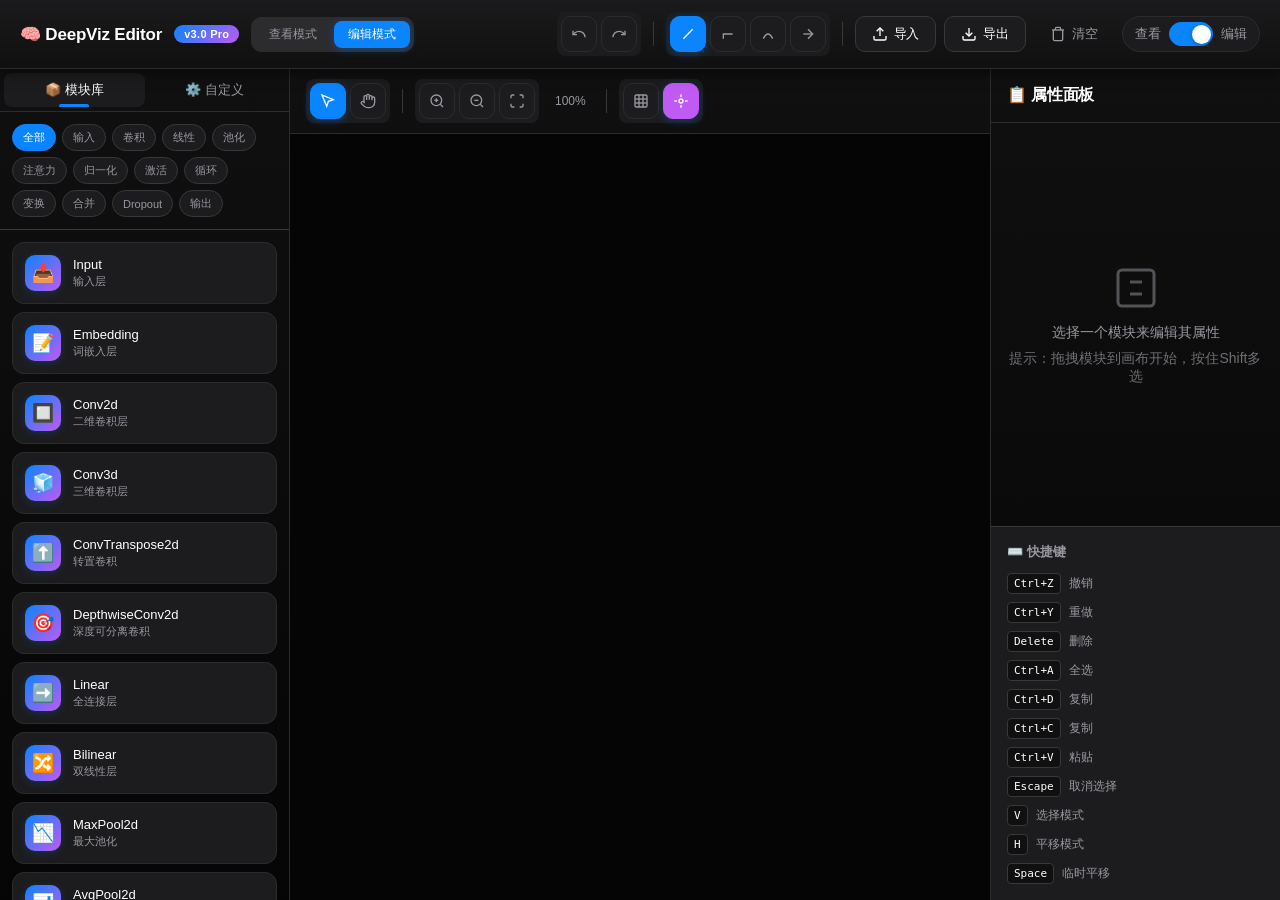
<file: network-editor.html>
<!DOCTYPE html>
<html lang="zh-CN">
<head>
    <meta charset="UTF-8">
    <meta name="viewport" content="width=device-width, initial-scale=1.0">
    <title>DeepViz Pro - 网络结构编辑器</title>
    <link rel="stylesheet" href="css/editor-style.css">
</head>
<body>
    <div class="editor-container">
        <!-- 顶部工具栏 -->
        <header class="editor-header">
            <div class="header-left">
                <h1 class="editor-title">🧠 DeepViz Editor</h1>
                <span class="editor-badge">v3.0 Pro</span>
                <div class="mode-indicator" id="mode-indicator">
                    <span class="mode-badge view-mode" id="view-mode-btn">查看模式</span>
                    <span class="mode-badge edit-mode active" id="edit-mode-btn">编辑模式</span>
                </div>
            </div>
            <div class="header-actions">
                <div class="toolbar-group">
                    <button class="tool-btn" id="btn-undo" title="撤销 (Ctrl+Z)" disabled>
                        <svg width="16" height="16" viewBox="0 0 24 24" fill="none" stroke="currentColor" stroke-width="2">
                            <path d="M3 7v6h6"></path>
                            <path d="M21 17a9 9 0 0 0-9-9 9 9 0 0 0-6 2.3L3 13"></path>
                        </svg>
                    </button>
                    <button class="tool-btn" id="btn-redo" title="重做 (Ctrl+Y)" disabled>
                        <svg width="16" height="16" viewBox="0 0 24 24" fill="none" stroke="currentColor" stroke-width="2">
                            <path d="M21 7v6h-6"></path>
                            <path d="M3 17a9 9 0 0 1 9-9 9 9 0 0 1 6 2.3L21 13"></path>
                        </svg>
                    </button>
                </div>
                <div class="toolbar-divider"></div>
                <div class="toolbar-group connection-tools" id="connection-tools">
                    <button class="tool-btn active" id="btn-line-straight" title="直线连接">
                        <svg width="16" height="16" viewBox="0 0 24 24" fill="none" stroke="currentColor" stroke-width="2">
                            <line x1="5" y1="19" x2="19" y2="5"></line>
                        </svg>
                    </button>
                    <button class="tool-btn" id="btn-line-orthogonal" title="折线连接">
                        <svg width="16" height="16" viewBox="0 0 24 24" fill="none" stroke="currentColor" stroke-width="2">
                            <polyline points="5 19 5 12 19 12"></polyline>
                        </svg>
                    </button>
                    <button class="tool-btn" id="btn-line-curve" title="曲线连接">
                        <svg width="16" height="16" viewBox="0 0 24 24" fill="none" stroke="currentColor" stroke-width="2">
                            <path d="M5 19 Q12 5 19 19"></path>
                        </svg>
                    </button>
                    <button class="tool-btn" id="btn-arrow-style" title="箭头样式切换">
                        <svg width="16" height="16" viewBox="0 0 24 24" fill="none" stroke="currentColor" stroke-width="2">
                            <line x1="5" y1="12" x2="19" y2="12"></line>
                            <polyline points="12 5 19 12 12 19"></polyline>
                        </svg>
                    </button>
                </div>
                <div class="toolbar-divider"></div>
                <button class="btn btn-secondary" id="btn-import" title="导入网络结构">
                    <svg width="16" height="16" viewBox="0 0 24 24" fill="none" stroke="currentColor" stroke-width="2">
                        <path d="M21 15v4a2 2 0 0 1-2 2H5a2 2 0 0 1-2-2v-4"></path>
                        <polyline points="17 8 12 3 7 8"></polyline>
                        <line x1="12" y1="3" x2="12" y2="15"></line>
                    </svg>
                    导入
                </button>
                <button class="btn btn-secondary" id="btn-export" title="导出网络结构">
                    <svg width="16" height="16" viewBox="0 0 24 24" fill="none" stroke="currentColor" stroke-width="2">
                        <path d="M21 15v4a2 2 0 0 1-2 2H5a2 2 0 0 1-2-2v-4"></path>
                        <polyline points="7 10 12 15 17 10"></polyline>
                        <line x1="12" y1="15" x2="12" y2="3"></line>
                    </svg>
                    导出
                </button>
                <button class="btn btn-ghost" id="btn-clear" title="清空画布">
                    <svg width="16" height="16" viewBox="0 0 24 24" fill="none" stroke="currentColor" stroke-width="2">
                        <polyline points="3 6 5 6 21 6"></polyline>
                        <path d="M19 6v14a2 2 0 0 1-2 2H7a2 2 0 0 1-2-2V6m3 0V4a2 2 0 0 1 2-2h4a2 2 0 0 1 2 2v2"></path>
                    </svg>
                    清空
                </button>
                <label class="toggle-label" id="mode-toggle-container">
                    <span class="toggle-text">查看</span>
                    <input type="checkbox" id="toggle-edit-mode" checked>
                    <span class="toggle-slider"></span>
                    <span class="toggle-text">编辑</span>
                </label>
            </div>
        </header>

        <div class="editor-main">
            <!-- 左侧模块库 -->
            <aside class="module-library">
                <div class="library-tabs">
                    <button class="library-tab active" data-tab="modules">📦 模块库</button>
                    <button class="library-tab" data-tab="custom">⚙️ 自定义</button>
                </div>
                
                <!-- 模块库面板 -->
                <div class="library-panel active" id="modules-panel">
                    <div class="module-categories">
                        <button class="category-btn active" data-category="all">全部</button>
                        <button class="category-btn" data-category="input">输入</button>
                        <button class="category-btn" data-category="conv">卷积</button>
                        <button class="category-btn" data-category="linear">线性</button>
                        <button class="category-btn" data-category="pool">池化</button>
                        <button class="category-btn" data-category="attention">注意力</button>
                        <button class="category-btn" data-category="norm">归一化</button>
                        <button class="category-btn" data-category="activation">激活</button>
                        <button class="category-btn" data-category="recurrent">循环</button>
                        <button class="category-btn" data-category="transform">变换</button>
                        <button class="category-btn" data-category="combine">合并</button>
                        <button class="category-btn" data-category="dropout">Dropout</button>
                        <button class="category-btn" data-category="output">输出</button>
                    </div>
                    <div class="modules-list" id="modules-list">
                        <!-- 模块将动态生成 -->
                    </div>
                </div>
                
                <!-- 自定义模块面板 -->
                <div class="library-panel" id="custom-panel">
                    <div class="custom-module-actions">
                        <button class="btn btn-primary btn-sm" id="btn-create-module">
                            <svg width="14" height="14" viewBox="0 0 24 24" fill="none" stroke="currentColor" stroke-width="2">
                                <line x1="12" y1="5" x2="12" y2="19"></line>
                                <line x1="5" y1="12" x2="19" y2="12"></line>
                            </svg>
                            创建自定义模块
                        </button>
                    </div>
                    <div class="custom-modules-list" id="custom-modules-list">
                        <!-- 自定义模块列表 -->
                    </div>
                </div>
            </aside>

            <!-- 中间画布区域 -->
            <main class="canvas-area">
                <div class="canvas-toolbar">
                    <div class="toolbar-group">
                        <button class="tool-btn active" id="btn-select" title="选择模式 (V)">
                            <svg width="16" height="16" viewBox="0 0 24 24" fill="none" stroke="currentColor" stroke-width="2">
                                <path d="M3 3l7.07 16.97 2.51-7.39 7.39-2.51L3 3z"></path>
                            </svg>
                        </button>
                        <button class="tool-btn" id="btn-pan" title="平移模式 (H)">
                            <svg width="16" height="16" viewBox="0 0 24 24" fill="none" stroke="currentColor" stroke-width="2">
                                <path d="M18 11V6a2 2 0 0 0-2-2v0a2 2 0 0 0-2 2v0"></path>
                                <path d="M14 10V4a2 2 0 0 0-2-2v0a2 2 0 0 0-2 2v2"></path>
                                <path d="M10 10.5V6a2 2 0 0 0-2-2v0a2 2 0 0 0-2 2v8"></path>
                                <path d="M18 8a2 2 0 1 1 4 0v6a8 8 0 0 1-8 8h-2c-2.8 0-4.5-.86-5.99-2.34l-3.6-3.6a2 2 0 0 1 2.83-2.82L7 15"></path>
                            </svg>
                        </button>
                    </div>
                    <div class="toolbar-divider"></div>
                    <div class="toolbar-group">
                        <button class="tool-btn" id="btn-zoom-in" title="放大 (Ctrl++/Cmd++)">
                            <svg width="16" height="16" viewBox="0 0 24 24" fill="none" stroke="currentColor" stroke-width="2">
                                <circle cx="11" cy="11" r="8"></circle>
                                <line x1="21" y1="21" x2="16.65" y2="16.65"></line>
                                <line x1="11" y1="8" x2="11" y2="14"></line>
                                <line x1="8" y1="11" x2="14" y2="11"></line>
                            </svg>
                        </button>
                        <button class="tool-btn" id="btn-zoom-out" title="缩小 (Ctrl+-/Cmd+-)">
                            <svg width="16" height="16" viewBox="0 0 24 24" fill="none" stroke="currentColor" stroke-width="2">
                                <circle cx="11" cy="11" r="8"></circle>
                                <line x1="21" y1="21" x2="16.65" y2="16.65"></line>
                                <line x1="8" y1="11" x2="14" y2="11"></line>
                            </svg>
                        </button>
                        <button class="tool-btn" id="btn-fit" title="适应画布 (Ctrl+0/Cmd+0)">
                            <svg width="16" height="16" viewBox="0 0 24 24" fill="none" stroke="currentColor" stroke-width="2">
                                <path d="M8 3H5a2 2 0 0 0-2 2v3m18 0V5a2 2 0 0 0-2-2h-3m0 18h3a2 2 0 0 0 2-2v-3M3 16v3a2 2 0 0 0 2 2h3"></path>
                            </svg>
                        </button>
                    </div>
                    <span class="zoom-level" id="zoom-level">100%</span>
                    <div class="toolbar-divider"></div>
                    <div class="toolbar-group grid-tools">
                        <button class="tool-btn" id="btn-grid" title="显示/隐藏网格">
                            <svg width="16" height="16" viewBox="0 0 24 24" fill="none" stroke="currentColor" stroke-width="2">
                                <rect x="3" y="3" width="18" height="18" rx="2" ry="2"></rect>
                                <line x1="3" y1="9" x2="21" y2="9"></line>
                                <line x1="3" y1="15" x2="21" y2="15"></line>
                                <line x1="9" y1="3" x2="9" y2="21"></line>
                                <line x1="15" y1="3" x2="15" y2="21"></line>
                            </svg>
                        </button>
                        <button class="tool-btn active" id="btn-snap" title="网格吸附">
                            <svg width="16" height="16" viewBox="0 0 24 24" fill="none" stroke="currentColor" stroke-width="2">
                                <circle cx="12" cy="12" r="3"></circle>
                                <path d="M12 2v4"></path>
                                <path d="M12 18v4"></path>
                                <path d="M2 12h4"></path>
                                <path d="M18 12h4"></path>
                            </svg>
                        </button>
                    </div>
                    <div class="selection-info" id="selection-info"></div>
                </div>
                <div class="canvas-wrapper" id="canvas-wrapper">
                    <svg class="network-canvas" id="network-canvas">
                        <defs>
                            <pattern id="grid-pattern" width="20" height="20" patternUnits="userSpaceOnUse" class="grid-pattern">
                                <path d="M 20 0 L 0 0 0 20" fill="none" stroke="var(--grid-color)" stroke-width="0.5" opacity="0.3"/>
                            </pattern>
                            <marker id="arrowhead" markerWidth="10" markerHeight="7" refX="9" refY="3.5" orient="auto">
                                <polygon points="0 0, 10 3.5, 0 7" fill="var(--accent-primary)"/>
                            </marker>
                            <marker id="arrowhead-selected" markerWidth="10" markerHeight="7" refX="9" refY="3.5" orient="auto">
                                <polygon points="0 0, 10 3.5, 0 7" fill="var(--accent-yellow)"/>
                            </marker>
                            <marker id="arrowhead-none" markerWidth="0" markerHeight="0">
                            </marker>
                        </defs>
                        <rect class="grid-background" width="100%" height="100%" fill="url(#grid-pattern)"/>
                        <g id="guides-layer"></g>
                        <g id="connections-layer"></g>
                        <g id="modules-layer"></g>
                        <g id="selection-layer"></g>
                        <g id="interaction-layer"></g>
                    </svg>
                </div>
            </main>

            <!-- 右侧属性面板 -->
            <aside class="properties-panel">
                <h2 class="panel-title">📋 属性面板</h2>
                <div class="panel-content" id="panel-content">
                    <div class="empty-state">
                        <svg width="48" height="48" viewBox="0 0 24 24" fill="none" stroke="currentColor" stroke-width="1.5" opacity="0.5">
                            <rect x="3" y="3" width="18" height="18" rx="2" ry="2"></rect>
                            <line x1="9" y1="9" x2="15" y2="9"></line>
                            <line x1="9" y1="15" x2="15" y2="15"></line>
                        </svg>
                        <p>选择一个模块来编辑其属性</p>
                        <p class="empty-hint">提示：拖拽模块到画布开始，按住Shift多选</p>
                    </div>
                </div>
                
                <!-- 快捷键提示 -->
                <div class="shortcuts-panel">
                    <h3 class="shortcuts-title">⌨️ 快捷键</h3>
                    <div class="shortcuts-list">
                        <div class="shortcut-item"><kbd>Ctrl+Z</kbd><span>撤销</span></div>
                        <div class="shortcut-item"><kbd>Ctrl+Y</kbd><span>重做</span></div>
                        <div class="shortcut-item"><kbd>Delete</kbd><span>删除</span></div>
                        <div class="shortcut-item"><kbd>Ctrl+A</kbd><span>全选</span></div>
                        <div class="shortcut-item"><kbd>Ctrl+D</kbd><span>复制</span></div>
                        <div class="shortcut-item"><kbd>Ctrl+C</kbd><span>复制</span></div>
                        <div class="shortcut-item"><kbd>Ctrl+V</kbd><span>粘贴</span></div>
                        <div class="shortcut-item"><kbd>Escape</kbd><span>取消选择</span></div>
                        <div class="shortcut-item"><kbd>V</kbd><span>选择模式</span></div>
                        <div class="shortcut-item"><kbd>H</kbd><span>平移模式</span></div>
                        <div class="shortcut-item"><kbd>Space</kbd><span>临时平移</span></div>
                    </div>
                </div>
            </aside>
        </div>
    </div>

    <!-- 导入模态框 -->
    <div class="modal-overlay" id="import-modal">
        <div class="modal-content">
            <button class="modal-close" id="close-import-modal">
                <svg width="20" height="20" viewBox="0 0 24 24" fill="none" stroke="currentColor" stroke-width="2">
                    <line x1="18" y1="6" x2="6" y2="18"></line>
                    <line x1="6" y1="6" x2="18" y2="18"></line>
                </svg>
            </button>
            <h2 class="modal-title">📥 导入网络结构</h2>
            <div class="import-options">
                <label class="import-option">
                    <input type="radio" name="import-type" value="json" checked>
                    <span>JSON 格式</span>
                </label>
                <label class="import-option">
                    <input type="radio" name="import-type" value="file">
                    <span>从文件导入</span>
                </label>
            </div>
            <textarea id="import-data" placeholder="粘贴 JSON 数据到这里..."></textarea>
            <div class="modal-actions">
                <button class="btn btn-ghost" id="cancel-import">取消</button>
                <button class="btn btn-primary" id="confirm-import">导入</button>
            </div>
        </div>
    </div>

    <!-- 导出模态框 -->
    <div class="modal-overlay" id="export-modal">
        <div class="modal-content">
            <button class="modal-close" id="close-export-modal">
                <svg width="20" height="20" viewBox="0 0 24 24" fill="none" stroke="currentColor" stroke-width="2">
                    <line x1="18" y1="6" x2="6" y2="18"></line>
                    <line x1="6" y1="6" x2="18" y2="18"></line>
                </svg>
            </button>
            <h2 class="modal-title">📤 导出网络结构</h2>
            <div class="export-options">
                <label class="export-option">
                    <input type="radio" name="export-type" value="json" checked>
                    <span>JSON 格式</span>
                </label>
                <label class="export-option">
                    <input type="radio" name="export-type" value="png">
                    <span>PNG 图片</span>
                </label>
            </div>
            <textarea id="export-data" readonly></textarea>
            <div class="modal-actions">
                <button class="btn btn-ghost" id="close-export">关闭</button>
                <button class="btn btn-secondary" id="copy-export">复制</button>
                <button class="btn btn-primary" id="download-export">下载</button>
            </div>
        </div>
    </div>

    <!-- 创建自定义模块模态框 -->
    <div class="modal-overlay" id="create-module-modal">
        <div class="modal-content">
            <button class="modal-close" id="close-create-modal">
                <svg width="20" height="20" viewBox="0 0 24 24" fill="none" stroke="currentColor" stroke-width="2">
                    <line x1="18" y1="6" x2="6" y2="18"></line>
                    <line x1="6" y1="6" x2="18" y2="18"></line>
                </svg>
            </button>
            <h2 class="modal-title">⚙️ 创建自定义模块</h2>
            <div class="form-group">
                <label class="form-label">模块名称</label>
                <input type="text" class="form-input" id="custom-module-name" placeholder="例如：MyCustomLayer">
            </div>
            <div class="form-group">
                <label class="form-label">显示图标 (Emoji)</label>
                <input type="text" class="form-input" id="custom-module-icon" placeholder="例如：📦">
            </div>
            <div class="form-group">
                <label class="form-label">描述</label>
                <input type="text" class="form-input" id="custom-module-desc" placeholder="简要描述模块的功能">
            </div>
            <div class="form-group">
                <label class="form-label">属性配置 (JSON格式)</label>
                <textarea class="form-input" id="custom-module-props" placeholder='[{"name": "units", "type": "number", "default": 128}, {"name": "activation", "type": "string", "default": "relu"}]'></textarea>
            </div>
            <div class="modal-actions">
                <button class="btn btn-ghost" id="cancel-create">取消</button>
                <button class="btn btn-primary" id="confirm-create">创建模块</button>
            </div>
        </div>
    </div>

    <!-- 确认删除对话框 -->
    <div class="modal-overlay" id="confirm-modal">
        <div class="modal-content modal-sm">
            <h2 class="modal-title">⚠️ 确认删除</h2>
            <p class="confirm-message" id="confirm-message">确定要删除选中的模块吗？</p>
            <div class="modal-actions">
                <button class="btn btn-ghost" id="cancel-confirm">取消</button>
                <button class="btn btn-danger" id="confirm-delete">删除</button>
            </div>
        </div>
    </div>

    <script src="js/editor.js"></script>
</body>
</html>
</file>
<file: css/style.css>
/* ============================================================
   Deep Learning Explorer - Apple Liquid Glass Design System
   Inspired by Apple Human Interface Guidelines 2025-2026
   ============================================================ */

/* ==================== 1. CSS Variables ==================== */
:root {
  /* Apple Color System - Pure & Clean Dark */
  --bg-base: #000000;
  --bg-surface: rgba(28, 28, 30, 0.72);
  --bg-elevated: rgba(44, 44, 46, 0.72);
  --bg-card: rgba(36, 36, 38, 0.60);
  --bg-card-hover: rgba(48, 48, 50, 0.70);
  --bg-input: rgba(36, 36, 38, 0.60);

  /* Text - High contrast like Apple */
  --text-primary: #f5f5f7;
  --text-secondary: #86868b;
  --text-muted: #6e6e73; /* WCAG AA 对比度要求 4.5:1 - 调整为更深色以满足对比度标准 */

  /* Apple Blue Accent - The signature color */
  --accent-primary: #007AFF;
  --accent-secondary: #0A84FF;
  --accent-light: rgba(0, 122, 255, 0.15);
  --accent-glow: rgba(0, 122, 255, 0.3);

  /* Grid Effect */
  --grid-color: rgba(0, 122, 255, 0.06);

  /* Layer Colors - Vibrant Apple style */
  --layer-input: #30D158;
  --layer-conv: #BF5AF2;
  --layer-linear: #FF9F0A;

  /* Fluid Typography Scale */
  --text-xs: clamp(0.75rem, 0.7rem + 0.25vw, 0.875rem);
  --text-sm: clamp(0.875rem, 0.8rem + 0.35vw, 1rem);
  --text-base: clamp(1rem, 0.9rem + 0.5vw, 1.125rem);
  --text-lg: clamp(1.125rem, 1rem + 0.6vw, 1.25rem);
  --text-xl: clamp(1.25rem, 1.1rem + 0.75vw, 1.5rem);
  --text-2xl: clamp(1.5rem, 1.2rem + 1.5vw, 2.25rem);
  --text-3xl: clamp(2rem, 1.5rem + 2.5vw, 3.5rem);
  --layer-pool: #64D2FF;
  --layer-attention: #FF375F;
  --layer-norm: #64D2FF;
  --layer-activation: #FF375F;
  --layer-output: #FF453A;
  --layer-custom: #BF5AF2;

  /* Status - Apple style */
  --success: #30D158;
  --success-light: rgba(48, 209, 88, 0.15);
  --danger: #FF453A;
  --danger-light: rgba(255, 69, 58, 0.15);
  --warning: #FF9F0A;
  --warning-light: rgba(255, 159, 10, 0.15);

  /* Glass Material - KEY APPLE FEATURE */
  --glass-bg: rgba(255, 255, 255, 0.08);
  --glass-border: rgba(255, 255, 255, 0.18);
  --glass-hover: rgba(255, 255, 255, 0.12);
  --glass-blur: 20px;

  /* Borders */
  --border: rgba(255, 255, 255, 0.08);
  --border-hover: rgba(255, 255, 255, 0.16);
  --border-active: rgba(0, 122, 255, 0.5);

  /* Apple Shadows - Soft & Diffuse */
  --shadow-sm: 0 2px 8px rgba(0, 0, 0, 0.25);
  --shadow-md: 0 4px 16px rgba(0, 0, 0, 0.30);
  --shadow-lg: 0 8px 32px rgba(0, 0, 0, 0.35);
  --shadow-xl: 0 16px 48px rgba(0, 0, 0, 0.40);

  /* Apple Border Radius - Very Rounded */
  --radius-xs: 8px;
  --radius-sm: 12px;
  --radius-md: 16px;
  --radius-lg: 20px;
  --radius-xl: 28px;
  --radius-full: 9999px;

  /* Apple Transitions - Smooth Spring */
  --ease-out: cubic-bezier(0.25, 0.1, 0.25, 1);
  --ease-in-out: cubic-bezier(0.42, 0, 0.58, 1);
  --spring: cubic-bezier(0.34, 1.56, 0.64, 1);
  --apple-spring: cubic-bezier(0.32, 0.72, 0, 1);
  --duration-fast: 200ms;
  --duration-normal: 300ms;
  --duration-slow: 500ms;

  /* Typography - Apple uses system font */
  --font-heading: -apple-system, BlinkMacSystemFont, 'SF Pro Display', 'Helvetica Neue', sans-serif;
  --font-body: -apple-system, BlinkMacSystemFont, 'SF Pro Text', 'Helvetica Neue', sans-serif;
  --font-mono: 'SF Mono', 'Fira Code', 'JetBrains Mono', 'Consolas', monospace;

  /* Layout - 响应式容器 */
  --header-height: 48px;
  --container-padding: 16px;
  --container-max: 1400px;

  /* V6创新：字母尺寸CSS变量化 */
  --letter-D-w: 76px; --letter-D-h: 120px;
  --letter-e-w: 60px; --letter-e-h: 88px;
  --letter-e2-w: 56px; --letter-e2-h: 82px;
  --letter-p-w: 54px; --letter-p-h: 130px;
  --letter-L-w: 60px; --letter-L-h: 100px;
  --letter-e3-w: 56px; --letter-e3-h: 82px;
  --letter-a-w: 54px; --letter-a-h: 80px;
  --letter-r-w: 48px; --letter-r-h: 88px;
  --letter-n-w: 56px; --letter-n-h: 88px;
  --letter-i-w: 36px; --letter-i-h: 100px;
  --letter-n2-w: 56px; --letter-n2-h: 88px;
  --letter-g-w: 54px; --letter-g-h: 120px;
}

/* ==================== Light Theme ==================== */
[data-theme="light"] {
  --bg-base: #ffffff;
  --bg-surface: rgba(255, 255, 255, 0.85);
  --bg-elevated: rgba(255, 255, 255, 0.90);
  --bg-card: rgba(255, 255, 255, 0.90);
  --bg-card-hover: rgba(255, 255, 255, 0.95);
  --bg-input: rgba(120, 120, 128, 0.12);
  
  --text-primary: #1d1d1f;
  --text-secondary: #6e6e73;
  --text-muted: #86868b;
  
  --border: rgba(60, 60, 67, 0.12);
  --border-hover: rgba(60, 60, 67, 0.24);
  --border-active: rgba(0, 122, 255, 0.5);
  
  --glass-bg: rgba(120, 120, 128, 0.08);
  --glass-border: rgba(60, 60, 67, 0.18);
  --glass-hover: rgba(120, 120, 128, 0.12);
  
  --shadow-sm: 0 2px 8px rgba(0, 0, 0, 0.06);
  --shadow-md: 0 4px 16px rgba(0, 0, 0, 0.08);
  --shadow-lg: 0 8px 32px rgba(0, 0, 0, 0.10);
  --shadow-xl: 0 16px 48px rgba(0, 0, 0, 0.12);

  --accent-light: rgba(0, 122, 255, 0.10);
  --accent-glow: rgba(0, 122, 255, 0.20);

  --success-light: rgba(48, 209, 88, 0.10);
  --danger-light: rgba(255, 69, 58, 0.10);
  --warning-light: rgba(255, 159, 10, 0.10);
}

/* Light theme glass adjustments */
[data-theme="light"] .header {
  background: var(--glass-bg);
  backdrop-filter: blur(var(--glass-blur)) saturate(180%);
  -webkit-backdrop-filter: blur(var(--glass-blur)) saturate(180%);
  border-bottom: 1px solid var(--glass-border);
}

[data-theme="light"] .hero-title {
}

[data-theme="light"] .hero-stats::before {
  background: radial-gradient(
    400px circle at var(--tilt-x, 50%) var(--tilt-y, 50%),
    rgba(0, 122, 255, 0.04) 0%,
    transparent 60%
  );
}

[data-theme="light"] .hero-subtitle {
  color: var(--text-secondary);
}

[data-theme="light"] .hero-stat-value {
  background: linear-gradient(180deg, var(--accent-primary) 0%, var(--accent-secondary) 100%);
  -webkit-background-clip: text;
  -webkit-text-fill-color: transparent;
  background-clip: text;
}

[data-theme="light"] .hero-stats {
  background: var(--glass-bg);
  backdrop-filter: blur(var(--glass-blur));
  -webkit-backdrop-filter: blur(var(--glass-blur));
  border: 1px solid var(--glass-border);
}

[data-theme="light"] .category-card {
  background: var(--bg-card);
  border: 1px solid var(--border);
}

[data-theme="light"] .category-card:hover {
  background: var(--bg-card-hover);
  border-color: var(--border-hover);
}

[data-theme="light"] .model-card {
  background: var(--bg-card);
  border: 1px solid var(--border);
}

[data-theme="light"] .model-card:hover {
  background: var(--bg-card-hover);
  border-color: var(--border-hover);
}

[data-theme="light"] .modal-content {
  background: var(--bg-surface);
  backdrop-filter: blur(var(--glass-blur)) saturate(180%);
  -webkit-backdrop-filter: blur(var(--glass-blur)) saturate(180%);
  border: 1px solid var(--glass-border);
}

/* V14创新：浅色主题字母颜色适配 */
[data-theme="light"] .letter-char[data-letter="D"] .letter-text { color: #4CAF50; }
[data-theme="light"] .letter-char[data-letter="e"] .letter-text { color: #FF9800; }
[data-theme="light"] .letter-char[data-letter="e2"] .letter-text { color: #E91E63; }
[data-theme="light"] .letter-char[data-letter="p"] .letter-text { color: #9C27B0; }
[data-theme="light"] .letter-char[data-letter="L"] .letter-text { color: #2196F3; }
[data-theme="light"] .letter-char[data-letter="e3"] .letter-text { color: #00BCD4; }
[data-theme="light"] .letter-char[data-letter="a"] .letter-text { color: #FF5722; }
[data-theme="light"] .letter-char[data-letter="r"] .letter-text { color: #3F51B5; }
[data-theme="light"] .letter-char[data-letter="n"] .letter-text { color: #009688; }
[data-theme="light"] .letter-char[data-letter="i"] .letter-text { color: #673AB7; }
[data-theme="light"] .letter-char[data-letter="n2"] .letter-text { color: #8BC34A; }
[data-theme="light"] .letter-char[data-letter="g"] .letter-text { color: #FF9800; }

/* 亮色主题字母手臂颜色 */
[data-theme="light"] .letter-char[data-letter="D"] .letter-arm { background: #4CAF50; }
[data-theme="light"] .letter-char[data-letter="e"] .letter-arm { background: #FF9800; }
[data-theme="light"] .letter-char[data-letter="e2"] .letter-arm { background: #E91E63; }
[data-theme="light"] .letter-char[data-letter="p"] .letter-arm { background: #9C27B0; }
[data-theme="light"] .letter-char[data-letter="L"] .letter-arm { background: #2196F3; }
[data-theme="light"] .letter-char[data-letter="e3"] .letter-arm { background: #00BCD4; }
[data-theme="light"] .letter-char[data-letter="a"] .letter-arm { background: #FF5722; }
[data-theme="light"] .letter-char[data-letter="r"] .letter-arm { background: #3F51B5; }
[data-theme="light"] .letter-char[data-letter="n"] .letter-arm { background: #009688; }
[data-theme="light"] .letter-char[data-letter="i"] .letter-arm { background: #673AB7; }
[data-theme="light"] .letter-char[data-letter="n2"] .letter-arm { background: #8BC34A; }
[data-theme="light"] .letter-char[data-letter="g"] .letter-arm { background: #FF9800; }

[data-theme="light"] .letter-stage {
  background: rgba(0, 0, 0, 0.03);
  border: 1px solid rgba(0, 0, 0, 0.08);
  box-shadow: 0 4px 24px rgba(0, 0, 0, 0.08);
}

[data-theme="light"] .modal-close {
  background: rgba(0, 0, 0, 0.06);
}
[data-theme="light"] .modal-close:hover {
  background: rgba(0, 0, 0, 0.1);
}

[data-theme="light"] .toast {
  background: var(--bg-card);
  backdrop-filter: blur(var(--glass-blur)) saturate(150%);
  -webkit-backdrop-filter: blur(var(--glass-blur)) saturate(150%);
  border: 1px solid var(--border);
}

[data-theme="light"] .compare-bar {
  background: var(--bg-surface);
  backdrop-filter: blur(var(--glass-blur)) saturate(180%);
  -webkit-backdrop-filter: blur(var(--glass-blur)) saturate(180%);
  border-top: 1px solid var(--border);
}

[data-theme="light"] .viz-network-panel {
  background: var(--bg-card);
  border: 1px solid var(--border);
}

[data-theme="light"] .viz-code-panel {
  background: var(--bg-card);
  border: 1px solid var(--border);
}

[data-theme="light"] .viz-columns-container {
  background: rgba(0, 0, 0, 0.03);
  border: 1px solid var(--border);
}

[data-theme="light"] .nn-layer-rect {
  fill: #ffffff;
  stroke: #e5e5e7;
}

[data-theme="light"] .nn-layer-rect.selected {
  stroke: var(--accent-primary);
}

[data-theme="light"] .nn-connection {
  stroke: #d2d2d7;
}

[data-theme="light"] .nn-neuron {
  fill: var(--accent-primary);
}

[data-theme="light"] .viz-code-body {
  background: rgba(0, 0, 0, 0.04);
}

[data-theme="light"] .code-line-numbers {
  background: rgba(0, 0, 0, 0.03);
}

[data-theme="light"] .code-line:hover {
  background: rgba(0, 0, 0, 0.02);
}

[data-theme="light"] .admin-table tbody tr:nth-child(even) {
  background: rgba(0, 0, 0, 0.01);
}

[data-theme="light"] .admin-table tbody tr:nth-child(even):hover {
  background: rgba(0, 0, 0, 0.03);
}

[data-theme="light"] .admin-table tbody tr:hover {
  background: rgba(0, 0, 0, 0.02);
}

[data-theme="light"] .skeleton-overlay {
  background: rgba(255, 255, 255, 0.95);
}

[data-theme="light"] .skeleton-line {
  background: linear-gradient(90deg, #f5f5f7 25%, #e8e8ed 50%, #f5f5f7 75%);
  background-size: 200% 100%;
}

[data-theme="light"] .skeleton-card {
  background: linear-gradient(90deg, #f5f5f7 25%, #e8e8ed 50%, #f5f5f7 75%);
  background-size: 200% 100%;
}

[data-theme="light"] ::-webkit-scrollbar-thumb {
  background: rgba(0, 0, 0, 0.15);
}

[data-theme="light"] ::-webkit-scrollbar-thumb:hover {
  background: rgba(0, 0, 0, 0.25);
}

[data-theme="light"] .fav-btn {
  background: rgba(255, 255, 255, 0.90);
  border: 1px solid var(--border);
  color: var(--text-muted);
}

/* ==================== 2. Reset & Base ==================== */
*,
*::before,
*::after {
  margin: 0;
  padding: 0;
  box-sizing: border-box;
}

html {
  scroll-behavior: smooth;
  -webkit-font-smoothing: antialiased;
  -moz-osx-font-smoothing: grayscale;
  text-rendering: optimizeLegibility;
}

/* 防止点击空白处产生文本选择（蓝条问题） */
html, body {
  -webkit-user-select: none;
  user-select: none;
  -webkit-tap-highlight-color: transparent;
}

/* 仅在需要文本选择的元素上允许选择 */
input, textarea, select,
.code-line, .viz-code-body pre,
[contenteditable="true"],
.code-tooltip {
  -webkit-user-select: text;
  user-select: text;
}

body {
  font-family: var(--font-body);
  background: var(--bg-base);
  color: var(--text-primary);
  line-height: 1.7;
  min-height: 100vh;
  overflow-x: hidden;
  transition: background-color 0.3s ease, color 0.3s ease;
}

a {
  color: var(--accent-primary);
  text-decoration: none;
  transition: color var(--duration-fast) var(--ease-out);
}

a:hover {
  color: var(--accent-secondary);
}

img {
  max-width: 100%;
  display: block;
}

button {
  font-family: var(--font-body);
}

input,
textarea,
select {
  font-family: var(--font-body);
}

/* ==================== 3. Typography Scale ==================== */
h1, h2, h3, h4, h5, h6 {
  font-family: var(--font-heading);
  font-weight: 600;
  line-height: 1.2;
  color: var(--text-primary);
}

h1 { 
  font-size: 2.5rem; 
  letter-spacing: -0.02em; 
  font-weight: 700;
}
h2 { 
  font-size: 1.75rem; 
  letter-spacing: -0.015em; 
  font-weight: 700;
}
h3 { 
  font-size: 1.25rem; 
  letter-spacing: -0.01em; 
  font-weight: 600;
}
h4 { 
  font-size: 1.1rem; 
  font-weight: 600;
}
h5 { 
  font-size: 1rem; 
  font-weight: 600;
}
h6 { 
  font-size: 0.875rem; 
  font-weight: 600;
}

p {
  color: var(--text-secondary);
  line-height: 1.7;
}

small {
  font-size: 0.8125rem;
  color: var(--text-muted);
}

code {
  font-family: var(--font-mono);
  font-size: 0.875em;
  background: var(--bg-elevated);
  padding: 3px 8px;
  border-radius: var(--radius-xs);
  border: 1px solid var(--border);
}

pre {
  font-family: var(--font-mono);
}

/* ==================== 4. Layout ==================== */
.app {
  padding-top: var(--header-height);
  min-height: 100vh;
  transition: background-color 0.3s ease, color 0.3s ease;
}

.container {
  width: 100%;
  margin: 0 auto;
  padding: 0 var(--container-padding);
  transition: background-color 0.3s ease, color 0.3s ease;
}

.section {
  width: 100%;
  margin: 0 auto;
  padding: 0 var(--container-padding) 80px;
  transition: background-color 0.3s ease, color 0.3s ease;
}

/* 响应式容器宽度 - 移动优先 (参考 Tailwind/Bootstrap 断点) */
@media (min-width: 640px) {
  .container, .section {
    max-width: 640px;
  }
}

@media (min-width: 768px) {
  .container, .section {
    max-width: 768px;
  }
}

@media (min-width: 1024px) {
  .container, .section {
    max-width: 1024px;
  }
}

@media (min-width: 1280px) {
  .container, .section {
    max-width: 1280px;
  }
}

@media (min-width: 1536px) {
  .container, .section {
    max-width: 1400px;
  }
}

.section-title {
  font-family: var(--font-heading);
  font-size: var(--text-2xl);
  font-weight: 700;
  color: var(--text-primary);
  margin-bottom: 24px;
  letter-spacing: -0.015em;
}

/* ==================== 5. Header / Navigation ==================== */
.header {
  position: fixed;
  top: 0;
  left: 0;
  right: 0;
  height: var(--header-height);
  background: var(--glass-bg);
  backdrop-filter: blur(var(--glass-blur)) saturate(180%);
  -webkit-backdrop-filter: blur(var(--glass-blur)) saturate(180%);
  border-bottom: 1px solid var(--glass-border);
  z-index: 100;
  transition: background var(--duration-normal) var(--ease-out),
              border-color var(--duration-normal) var(--ease-out);
}

.header-inner {
  max-width: var(--container-max);
  margin: 0 auto;
  padding: 0 var(--container-padding);
  height: 100%;
  display: flex;
  align-items: center;
  justify-content: space-between;
}

.logo {
  display: flex;
  align-items: center;
  gap: 10px;
  text-decoration: none;
  color: var(--text-primary);
  cursor: pointer;
  transition: opacity var(--duration-fast) var(--ease-out);
}

.logo:hover {
  opacity: 0.8;
}

.logo-icon {
  display: flex;
  align-items: center;
  flex-shrink: 0;
}

.logo-text {
  font-family: var(--font-heading);
  font-size: 1.125rem;
  font-weight: 700;
  color: var(--text-primary);
  letter-spacing: -0.01em;
}

.nav {
  display: flex;
  gap: 4px;
  align-items: center;
}

.nav-btn {
  display: flex;
  align-items: center;
  gap: 6px;
  background: transparent;
  border: none;
  color: var(--text-secondary);
  padding: 8px 14px;
  border-radius: var(--radius-xs);
  cursor: pointer;
  font-size: 0.875rem;
  font-family: var(--font-body);
  font-weight: 500;
  transition: color var(--duration-fast) var(--ease-out), background var(--duration-fast) var(--ease-out);
  white-space: nowrap;
}
.nav-btn:hover {
  color: var(--text-primary);
  background: var(--glass-bg);
}

.nav-btn:focus-visible {
  outline: 2px solid var(--accent-primary);
  outline-offset: 2px;
}

.nav-btn.active {
  color: var(--accent-primary);
  background: var(--accent-light);
}

.nav-btn svg {
  flex-shrink: 0;
}

/* ==================== 6. Hero Section ==================== */
.hero {
  position: relative;
  text-align: center;
  padding: 80px var(--container-padding) 60px;
  overflow: hidden;
  min-height: 520px;
  display: flex;
  flex-direction: column;
  align-items: center;
  justify-content: center;
}

/* ==================== Letter Characters - Duolingo 极简几何风 ==================== */
/* V2创新：毛玻璃容器包裹 */
.letter-stage {
  display: flex;
  align-items: flex-end;
  justify-content: center;
  gap: 6px;
  margin-bottom: 40px;
  position: relative;
  z-index: 2;
  perspective: 900px;
  min-height: 160px;
  /* Apple Liquid Glass 毛玻璃效果 */
  background: rgba(255, 255, 255, 0.03);
  border-radius: var(--radius-lg);
  padding: 20px 30px;
  border: 1px solid rgba(255, 255, 255, 0.08);
  box-shadow: 0 4px 24px rgba(0, 0, 0, 0.15);
}

.letter-char {
  position: relative;
  display: flex;
  flex-direction: column;
  align-items: center;
  cursor: default;
  will-change: transform;
  transform-origin: bottom center;
  transition: transform 0.15s ease-out;
  overflow: visible;
}

/* 字母身体 */
.letter-body {
  position: relative;
  display: flex;
  align-items: flex-end;
  justify-content: center;
  will-change: transform;
  transform-origin: bottom center;
  width: 100%;
  height: 100%;
}

.letter-body .letter-text {
  font-family: -apple-system, BlinkMacSystemFont, 'SF Pro Display', 'Helvetica Neue', sans-serif;
  font-weight: 900;
  line-height: 1.35;
  user-select: none;
  position: relative;
  z-index: 1;
}

/* ===== Duolingo 风格大圆眼 ===== */
.letter-eyes {
  display: flex;
  gap: 3px;
  position: absolute;
  z-index: 10;
  pointer-events: none;
}

.letter-eye {
  background: #fff;
  border-radius: 50%;
  position: relative;
  overflow: hidden;
  transition: height 0.15s ease, width 0.15s ease, border-radius 0.15s ease;
}

/* 眨眼 */
.letter-eye.blink {
  height: 3px !important;
  border-radius: 3px;
}

/* 半闭眼（困倦） */
.letter-eye.sleepy {
  height: 60% !important;
  border-radius: 50% 50% 40% 40%;
}

/* 惊讶大眼 */
.letter-eye.surprised {
  transform: scale(1.12); /* Reduced from 1.25 */
}

/* 惊讶身体后仰 */
.letter-char.surprised .letter-body {
  transform: rotate(-3deg) translateY(2px);
}

/* 开心弯月形眯眼 */
.letter-eye.happy {
  height: 75% !important; /* Not too squinted */
  border-radius: 50% 50% 35% 35%;
  transform: translateY(1px);
}

/* 瞳孔 - A19创新：使用CSS变量控制scale，支持偏移+缩放组合 */
/* A5创新：眼球跟随弹簧物理过渡 */
.letter-pupil {
  background: #1a1a2e;
  border-radius: 50%;
  position: absolute;
  top: 50%;
  left: 50%;
  --pupil-scale: 1;
  transform: translate(-50%, -50%) scale(var(--pupil-scale));
  transition: transform 0.25s cubic-bezier(0.34, 1.56, 0.64, 1);
  will-change: transform;
}

/* 高光点 - 主高光 */
.letter-pupil::after {
  content: '';
  position: absolute;
  width: 30%;
  height: 30%;
  background: rgba(255,255,255,0.9);
  border-radius: 50%;
  top: 18%;
  right: 22%;
}

/* 高光点 - 次高光（V4创新：双高光瞳孔） */
.letter-pupil::before {
  content: '';
  position: absolute;
  width: 15%;
  height: 15%;
  background: rgba(255,255,255,0.6);
  border-radius: 50%;
  bottom: 20%;
  left: 20%;
}

/* ===== 嘴巴 - A12创新：使用transform过渡 ===== */
.letter-mouth {
  position: absolute;
  z-index: 10;
  pointer-events: none;
  transition: transform 0.3s cubic-bezier(0.34, 1.56, 0.64, 1);
}

/* 默认微笑 */
.letter-mouth::before {
  content: '';
  display: block;
  width: 8px;
  height: 4px;
  border: 2px solid rgba(0,0,0,0.3);
  border-top: none;
  border-radius: 0 0 8px 8px;
}

/* 大笑 */
.letter-char.happy .letter-mouth::before {
  width: 12px;
  height: 6px;
  border-color: rgba(0,0,0,0.4);
}

/* 惊讶O嘴 */
.letter-char.surprised .letter-mouth::before {
  width: 8px;
  height: 8px;
  border: 2px solid rgba(0,0,0,0.3);
  border-radius: 50%;
}

/* 困倦 */
.letter-char.sleepy .letter-mouth::before {
  width: 10px;
  height: 0;
  border: none;
  border-bottom: 2px solid rgba(0,0,0,0.25);
  border-radius: 0;
}

/* 打哈欠 */
.letter-char.yawning .letter-mouth::before {
  width: 10px;
  height: 10px;
  border: 2px solid rgba(0,0,0,0.3);
  border-radius: 50%;
  animation: yawnPulse 2.5s ease-in-out;
}

/* 打哈欠眼泪效果 */
.letter-char.yawning .letter-eye::after {
  content: '';
  position: absolute;
  width: 2px;
  height: 4px;
  background: rgba(100, 180, 255, 0.5);
  border-radius: 0 0 50% 50%;
  bottom: -3px;
  left: 50%;
  transform: translateX(-50%);
  opacity: 0;
  animation: yawnTear 1.5s ease-in 0.5s 1;
}

@keyframes yawnTear {
  0% { opacity: 0; transform: translateX(-50%) translateY(0); }
  30% { opacity: 0.7; }
  100% { opacity: 0; transform: translateX(-50%) translateY(6px); }
}

@keyframes yawnPulse {
  0% { transform: scale(1); border-radius: 0 0 8px 8px; }
  25% { transform: scale(1.3, 1.6); border-radius: 0 0 20px 20px; }
  40% { transform: scale(1.35, 1.65); border-radius: 0 0 22px 22px; }
  65% { transform: scale(1.2, 1.4); border-radius: 0 0 15px 15px; }
  85% { transform: scale(0.9, 0.7); border-radius: 0 0 6px 6px; }
  95% { transform: scale(1.05, 1.1); border-radius: 0 0 9px 9px; }
  100% { transform: scale(1); border-radius: 0 0 8px 8px; }
}

/* I7创新：合唱唱歌效果 */
.letter-char.chorus-singing .letter-mouth::before {
  animation: chorusSing 0.8s ease-in-out;
}
@keyframes chorusSing {
  0%, 100% { transform: scale(1); border-radius: 0 0 8px 8px; }
  25% { transform: scale(1.3, 1.5); border-radius: 50%; }
  50% { transform: scale(1.1, 1.2); border-radius: 0 0 10px 10px; }
  75% { transform: scale(1.4, 1.6); border-radius: 50%; }
}

/* I16创新：talking情绪 - 嘴巴随机切换 */
.letter-char.talking .letter-mouth::before {
  animation: talkingMouth 0.4s ease-in-out infinite;
}
@keyframes talkingMouth {
  0%, 100% { transform: scale(1); border-radius: 0 0 8px 8px; }
  25% { transform: scale(1.1, 0.8); border-radius: 2px; }
  50% { transform: scale(0.9, 1.1); border-radius: 0 0 10px 10px; }
  75% { transform: scale(1.05, 0.9); border-radius: 1px; }
}

/* ===== 腮红（V5创新：渐变腮红） ===== */
.letter-blush {
  position: absolute;
  width: 12px;
  height: 6px;
  background: radial-gradient(ellipse, rgba(255, 130, 130, 0.5) 0%, rgba(255, 130, 130, 0) 70%);
  border-radius: 50%;
  z-index: 10;
  opacity: 0;
  transform: scale(0.8);
  transition: opacity 0.5s ease, transform 0.5s cubic-bezier(0.34, 1.56, 0.64, 1);
  pointer-events: none;
  filter: blur(2.5px);
}

.letter-char.happy .letter-blush,
/* I13创新：excited情绪完整视觉 */
.letter-char.excited .letter-blush {
  opacity: 1;
  transform: scale(1);
}
.letter-char.excited .letter-eye {
  transform: scale(1.15);
}
.letter-char.excited .letter-pupil {
  --pupil-scale: 1.2;
}
.letter-char.excited .letter-mouth::before {
  transform: scale(1.3, 1.5);
  border-radius: 0 0 12px 12px;
}

/* ===== 阴影 ===== */
.letter-shadow {
  width: 60%;
  height: 8px;
  background: rgba(0, 0, 0, 0.2);
  border-radius: 50%;
  margin-top: 6px;
  filter: blur(3px);
  transition: filter 0.3s ease, width 0.3s ease, height 0.3s ease;
}

/* ===== 手臂（用于伸懒腰等动画） ===== */
.letter-arm {
  position: absolute;
  width: 4px;
  height: 20px;
  background: inherit;
  border-radius: 4px;
  z-index: 0;
  opacity: 0;
  transition: opacity 0.4s cubic-bezier(0.34, 1.56, 0.64, 1), transform 0.4s cubic-bezier(0.34, 1.56, 0.64, 1);
  transform-origin: top center;
}

.letter-arm.left {
  left: -6px;
  top: 40%;
  transform: rotate(20deg);
}

.letter-arm.right {
  right: -6px;
  top: 40%;
  transform: rotate(-20deg);
}

.letter-char.stretching .letter-arm {
  opacity: 0.6;
}

.letter-char.stretching .letter-arm.left {
  transform: rotate(-60deg) translateY(-8px);
}

.letter-char.stretching .letter-arm.right {
  transform: rotate(60deg) translateY(-8px);
}

/* I11创新：挥手告别动画 */
.letter-char.waving-goodbye .letter-arm {
  opacity: 0.7;
}

.letter-char.waving-goodbye .letter-arm.right {
  animation: waveGoodbye 1s ease-in-out;
}

@keyframes waveGoodbye {
  0%, 100% { transform: rotate(20deg); }
  20% { transform: rotate(-30deg); }
  40% { transform: rotate(25deg); }
  60% { transform: rotate(-20deg); }
  80% { transform: rotate(15deg); }
}

/* ===== 每个字母的独特设计 - V6创新：使用CSS变量 ===== */

/* D - 深蓝领袖（最大） */
.letter-char[data-letter="D"] { width: var(--letter-D-w); height: var(--letter-D-h); }
.letter-char[data-letter="D"] .letter-text {
  font-size: 100px;
  color: #58CC02;
}
.letter-char[data-letter="D"] .letter-eyes { top: 24px; left: 50%; transform: translateX(-50%); gap: 10px; }
.letter-char[data-letter="D"] .letter-eye { width: 16px; height: 16px; }
.letter-char[data-letter="D"] .letter-pupil { width: 8px; height: 8px; }
.letter-char[data-letter="D"] .letter-mouth { bottom: 28px; left: 50%; transform: translateX(-50%); }
.letter-char[data-letter="D"] .letter-blush { bottom: 36px; }
.letter-char[data-letter="D"] .letter-blush:first-of-type { left: 8px; }
.letter-char[data-letter="D"] .letter-blush:last-of-type { right: 8px; left: auto; }
.letter-char[data-letter="D"] .letter-arm { background: #58CC02; }

/* e - 橘色圆胖 */
.letter-char[data-letter="e"] { width: var(--letter-e-w); height: var(--letter-e-h); }
.letter-char[data-letter="e"] .letter-text {
  font-size: 78px;
  color: #FF9600;
}
.letter-char[data-letter="e"] .letter-eyes { top: 18px; left: 50%; transform: translateX(-50%); gap: 7px; }
.letter-char[data-letter="e"] .letter-eye { width: 13px; height: 13px; }
.letter-char[data-letter="e"] .letter-pupil { width: 6px; height: 6px; }
.letter-char[data-letter="e"] .letter-mouth { bottom: 20px; left: 50%; transform: translateX(-50%); }
.letter-char[data-letter="e"] .letter-blush { bottom: 28px; }
.letter-char[data-letter="e"] .letter-blush:first-of-type { left: 6px; }
.letter-char[data-letter="e"] .letter-blush:last-of-type { right: 6px; left: auto; }
.letter-char[data-letter="e"] .letter-arm { background: #FF9600; }

/* e2 - 粉色可爱 */
.letter-char[data-letter="e2"] { width: var(--letter-e2-w); height: var(--letter-e2-h); }
.letter-char[data-letter="e2"] .letter-text {
  font-size: 72px;
  color: #FF4B4B;
}
.letter-char[data-letter="e2"] .letter-eyes { top: 16px; left: 50%; transform: translateX(-50%); gap: 6px; }
.letter-char[data-letter="e2"] .letter-eye { width: 12px; height: 12px; }
.letter-char[data-letter="e2"] .letter-pupil { width: 6px; height: 6px; }
.letter-char[data-letter="e2"] .letter-mouth { bottom: 18px; left: 50%; transform: translateX(-50%); }
.letter-char[data-letter="e2"] .letter-blush { bottom: 26px; }
.letter-char[data-letter="e2"] .letter-blush:first-of-type { left: 4px; }
.letter-char[data-letter="e2"] .letter-blush:last-of-type { right: 4px; left: auto; }
.letter-char[data-letter="e2"] .letter-arm { background: #FF4B4B; }

/* p - 紫色高挑 */
.letter-char[data-letter="p"] { width: var(--letter-p-w); height: var(--letter-p-h); }
.letter-char[data-letter="p"] .letter-text {
  font-size: 92px;
  color: #CE82FF;
  line-height: 1.2;
}
.letter-char[data-letter="p"] .letter-eyes { top: 20px; left: 50%; transform: translateX(-50%); gap: 6px; }
.letter-char[data-letter="p"] .letter-eye { width: 12px; height: 12px; }
.letter-char[data-letter="p"] .letter-pupil { width: 6px; height: 6px; }
.letter-char[data-letter="p"] .letter-mouth { bottom: 26px; left: 50%; transform: translateX(-50%); }
.letter-char[data-letter="p"] .letter-blush { bottom: 34px; }
.letter-char[data-letter="p"] .letter-blush:first-of-type { left: 4px; }
.letter-char[data-letter="p"] .letter-blush:last-of-type { right: 4px; left: auto; }
.letter-char[data-letter="p"] .letter-arm { background: #CE82FF; }

/* 空格 */
.letter-space { width: 18px; flex-shrink: 0; }

/* L - 绿色稳重 */
.letter-char[data-letter="L"] { width: var(--letter-L-w); height: var(--letter-L-h); }
.letter-char[data-letter="L"] .letter-text {
  font-size: 88px;
  color: #1CB0F6;
}
.letter-char[data-letter="L"] .letter-eyes { top: 16px; left: 50%; transform: translateX(-50%); gap: 7px; }
.letter-char[data-letter="L"] .letter-eye { width: 13px; height: 13px; }
.letter-char[data-letter="L"] .letter-pupil { width: 6px; height: 6px; }
.letter-char[data-letter="L"] .letter-mouth { bottom: 28px; left: 50%; transform: translateX(-50%); }
.letter-char[data-letter="L"] .letter-blush { bottom: 36px; }
.letter-char[data-letter="L"] .letter-blush:first-of-type { left: 5px; }
.letter-char[data-letter="L"] .letter-blush:last-of-type { right: 5px; left: auto; }
.letter-char[data-letter="L"] .letter-arm { background: #1CB0F6; }

/* e3 - 青色活泼 */
.letter-char[data-letter="e3"] { width: var(--letter-e3-w); height: var(--letter-e3-h); }
.letter-char[data-letter="e3"] .letter-text {
  font-size: 76px;
  color: #00CD7B;
}
.letter-char[data-letter="e3"] .letter-eyes { top: 17px; left: 50%; transform: translateX(-50%); gap: 6px; }
.letter-char[data-letter="e3"] .letter-eye { width: 12px; height: 12px; }
.letter-char[data-letter="e3"] .letter-pupil { width: 6px; height: 6px; }
.letter-char[data-letter="e3"] .letter-mouth { bottom: 18px; left: 50%; transform: translateX(-50%); }
.letter-char[data-letter="e3"] .letter-blush { bottom: 26px; }
.letter-char[data-letter="e3"] .letter-blush:first-of-type { left: 5px; }
.letter-char[data-letter="e3"] .letter-blush:last-of-type { right: 5px; left: auto; }
.letter-char[data-letter="e3"] .letter-arm { background: #00CD7B; }

/* a - 黄色开心 */
.letter-char[data-letter="a"] { width: var(--letter-a-w); height: var(--letter-a-h); }
.letter-char[data-letter="a"] .letter-text {
  font-size: 74px;
  color: #FFC800;
}
.letter-char[data-letter="a"] .letter-eyes { top: 16px; left: 50%; transform: translateX(-50%); gap: 6px; }
.letter-char[data-letter="a"] .letter-eye { width: 12px; height: 12px; }
.letter-char[data-letter="a"] .letter-pupil { width: 6px; height: 6px; }
.letter-char[data-letter="a"] .letter-mouth { bottom: 16px; left: 50%; transform: translateX(-50%); }
.letter-char[data-letter="a"] .letter-blush { bottom: 24px; }
.letter-char[data-letter="a"] .letter-blush:first-of-type { left: 5px; }
.letter-char[data-letter="a"] .letter-blush:last-of-type { right: 5px; left: auto; }
.letter-char[data-letter="a"] .letter-arm { background: #FFC800; }

/* r - 红色小巧 */
.letter-char[data-letter="r"] { width: var(--letter-r-w); height: var(--letter-r-h); }
.letter-char[data-letter="r"] .letter-text {
  font-size: 64px;
  color: #FF4B4B;
}
.letter-char[data-letter="r"] .letter-eyes { top: 12px; left: 50%; transform: translateX(-50%); gap: 5px; }
.letter-char[data-letter="r"] .letter-eye { width: 10px; height: 10px; }
.letter-char[data-letter="r"] .letter-pupil { width: 5px; height: 5px; }
.letter-char[data-letter="r"] .letter-mouth { bottom: 16px; left: 50%; transform: translateX(-50%); }
.letter-char[data-letter="r"] .letter-blush { bottom: 22px; }
.letter-char[data-letter="r"] .letter-blush:first-of-type { left: 3px; }
.letter-char[data-letter="r"] .letter-blush:last-of-type { right: 3px; left: auto; }
.letter-char[data-letter="r"] .letter-arm { background: #FF4B4B; }

/* n - 靛蓝酷 */
.letter-char[data-letter="n"] { width: var(--letter-n-w); height: var(--letter-n-h); }
.letter-char[data-letter="n"] .letter-text {
  font-size: 80px;
  color: #7C4DFF;
}
.letter-char[data-letter="n"] .letter-eyes { top: 16px; left: 50%; transform: translateX(-50%); gap: 6px; }
.letter-char[data-letter="n"] .letter-eye { width: 12px; height: 12px; }
.letter-char[data-letter="n"] .letter-pupil { width: 6px; height: 6px; }
.letter-char[data-letter="n"] .letter-mouth { bottom: 22px; left: 50%; transform: translateX(-50%); }
.letter-char[data-letter="n"] .letter-blush { bottom: 30px; }
.letter-char[data-letter="n"] .letter-blush:first-of-type { left: 5px; }
.letter-char[data-letter="n"] .letter-blush:last-of-type { right: 5px; left: auto; }
.letter-char[data-letter="n"] .letter-arm { background: #7C4DFF; }

/* i - 薄荷绿纤细 */
.letter-char[data-letter="i"] { width: var(--letter-i-w); height: var(--letter-i-h); }
.letter-char[data-letter="i"] .letter-text {
  font-size: 86px;
  color: #00BFA5;
}
.letter-char[data-letter="i"] .letter-eyes { top: 10px; left: 50%; transform: translateX(-50%); gap: 4px; }
.letter-char[data-letter="i"] .letter-eye { width: 10px; height: 10px; }
.letter-char[data-letter="i"] .letter-pupil { width: 5px; height: 5px; }
.letter-char[data-letter="i"] .letter-mouth { bottom: 28px; left: 50%; transform: translateX(-50%); }
.letter-char[data-letter="i"] .letter-blush { bottom: 34px; }
.letter-char[data-letter="i"] .letter-blush:first-of-type { left: 2px; }
.letter-char[data-letter="i"] .letter-blush:last-of-type { right: 2px; left: auto; }
.letter-char[data-letter="i"] .letter-arm { background: #00BFA5; }

/* n2 - 棕色沉稳 */
.letter-char[data-letter="n2"] { width: var(--letter-n2-w); height: var(--letter-n2-h); }
.letter-char[data-letter="n2"] .letter-text {
  font-size: 80px;
  color: #A56E3E;
}
.letter-char[data-letter="n2"] .letter-eyes { top: 16px; left: 50%; transform: translateX(-50%); gap: 6px; }
.letter-char[data-letter="n2"] .letter-eye { width: 12px; height: 12px; }
.letter-char[data-letter="n2"] .letter-pupil { width: 6px; height: 6px; }
.letter-char[data-letter="n2"] .letter-mouth { bottom: 22px; left: 50%; transform: translateX(-50%); }
.letter-char[data-letter="n2"] .letter-blush { bottom: 30px; }
.letter-char[data-letter="n2"] .letter-blush:first-of-type { left: 5px; }
.letter-char[data-letter="n2"] .letter-blush:last-of-type { right: 5px; left: auto; }
.letter-char[data-letter="n2"] .letter-arm { background: #A56E3E; }

/* g - 深紫神秘 */
.letter-char[data-letter="g"] { width: var(--letter-g-w); height: var(--letter-g-h); }
.letter-char[data-letter="g"] .letter-text {
  font-size: 82px;
  color: #CE82FF;
  line-height: 1.2;
}
.letter-char[data-letter="g"] .letter-eyes { top: 16px; left: 50%; transform: translateX(-50%); gap: 7px; }
.letter-char[data-letter="g"] .letter-eye { width: 13px; height: 13px; }
.letter-char[data-letter="g"] .letter-pupil { width: 6px; height: 6px; }
.letter-char[data-letter="g"] .letter-mouth { bottom: 20px; left: 50%; transform: translateX(-50%); }
.letter-char[data-letter="g"] .letter-blush { bottom: 28px; }
.letter-char[data-letter="g"] .letter-blush:first-of-type { left: 6px; }
.letter-char[data-letter="g"] .letter-blush:last-of-type { right: 6px; left: auto; }
.letter-char[data-letter="g"] .letter-arm { background: #CE82FF; }

/* I12创新：节日装饰系统样式 */
.holiday-hat {
  position: absolute;
  top: -18px;
  left: 50%;
  transform: translateX(-50%);
  font-size: 18px;
  line-height: 1;
  z-index: 10;
  pointer-events: none;
}

.holiday-newyear .letter-char {
  animation: newYearGlow 2s ease-in-out infinite;
}

@keyframes newYearGlow {
  0%, 100% { filter: drop-shadow(0 0 8px rgba(255, 215, 0, 0.3)); }
  50% { filter: drop-shadow(0 0 16px rgba(255, 215, 0, 0.6)); }
}

.holiday-midautumn .letter-char:nth-child(6) {
  filter: drop-shadow(0 0 12px rgba(255, 200, 100, 0.6));
}

/* I17创新：偷看聊天动画 */
.peeking-at-chat {
  /* 偷看时轻微转向 */
  transform-origin: bottom center;
}

@keyframes tryJoinChat {
  0% { transform: translateX(0) scale(1); }
  30% { transform: translateX(15px) scale(1.05); }
  60% { transform: translateX(8px) scale(1.02); }
  100% { transform: translateX(0) scale(1); }
}

/* I18创新：跨组打招呼动画 */
@keyframes waveCrossGroup {
  0%, 100% { transform: translateY(0) rotate(0deg); }
  20% { transform: translateY(-8px) rotate(-5deg); }
  40% { transform: translateY(0) rotate(0deg); }
  60% { transform: translateY(-6px) rotate(5deg); }
  80% { transform: translateY(-2px) rotate(0deg); }
}

/* ===== 动画关键帧 ===== */

/* A1创新：D字母隆重入场（领袖登场） */
@keyframes letterHeroEntrance {
  0% { transform: translateY(150px) scale(0.1) rotate(-20deg); opacity: 0; }
  10% { transform: translateY(160px) scale(0.08) rotate(-18deg); opacity: 0.2; }
  30% { transform: translateY(-40px) scale(1.2) rotate(8deg); opacity: 1; }
  45% { transform: translateY(10px) scale(0.94) rotate(-4deg); }
  60% { transform: translateY(-15px) scale(1.08) rotate(3deg); }
  75% { transform: translateY(5px) scale(0.97) rotate(-1.5deg); }
  90% { transform: translateY(-3px) scale(1.02) rotate(1deg); }
  100% { transform: translateY(0) scale(1) rotate(0deg); opacity: 1; }
}

/* A1创新：后续字母被"吵醒"微震动入场 */
@keyframes letterWakeEntrance {
  0% { transform: translateY(120px) scale(0.2) rotate(-15deg); opacity: 0; }
  10% { transform: translateY(120px) scale(0.2) rotate(-15deg); opacity: 0; }
  15% { transform: translateY(118px) scale(0.21) rotate(-14deg); opacity: 0.1; } /* 被吵醒，微震动 */
  20% { transform: translateY(122px) scale(0.19) rotate(-16deg); opacity: 0.2; }
  40% { transform: translateY(-20px) scale(1.1) rotate(3deg); opacity: 1; }
  55% { transform: translateY(4px) scale(0.96) rotate(-2deg); }
  70% { transform: translateY(-6px) scale(1.03) rotate(1.5deg); }
  85% { transform: translateY(2px) scale(0.99) rotate(-0.5deg); }
  100% { transform: translateY(0) scale(1) rotate(0deg); opacity: 1; }
}

/* A1创新：集体亮相动画 */
@keyframes letterGroupReveal {
  0%, 80% { filter: brightness(1); }
  90% { filter: brightness(1.3); }
  100% { filter: brightness(1); }
}

@keyframes letterBounceIn {
  0% { transform: translateY(120px) scale(0.2) rotate(-15deg); opacity: 0; }
  15% { transform: translateY(130px) scale(0.15) rotate(-12deg); opacity: 0.3; }
  35% { transform: translateY(-25px) scale(1.12) rotate(4deg); opacity: 1; }
  50% { transform: translateY(5px) scale(0.96) rotate(-2deg); }
  65% { transform: translateY(-8px) scale(1.04) rotate(1.5deg); }
  80% { transform: translateY(2px) scale(0.99) rotate(-0.5deg); }
  100% { transform: translateY(0) scale(1) rotate(0deg); opacity: 1; }
}

@keyframes letterIdle {
  0%, 100% { transform: translateY(0) rotate(0deg) scaleY(1); }
  15% { transform: translateY(1px) rotate(0deg) scaleY(0.98) scaleX(1.01); }
  40% { transform: translateY(-5px) rotate(0.8deg) scaleY(1.02) scaleX(0.99); }
  55% { transform: translateY(-4px) rotate(0.3deg); }
  80% { transform: translateY(-1px) rotate(-0.3deg) scaleY(0.99); }
}

/* 打瞌睡动画 */
@keyframes nodOff {
  0% { transform: rotate(0deg); }
  15% { transform: rotate(2deg) translateY(1px); }
  35% { transform: rotate(5deg) translateY(2px); }
  55% { transform: rotate(8deg) translateY(3px); }
  68% { transform: rotate(-3deg) translateY(-1px); }
  75% { transform: rotate(1deg) translateY(0); }
  85% { transform: rotate(3deg) translateY(1px); }
  100% { transform: rotate(0deg); }
}

/* 伸懒腰动画 */
@keyframes stretchUp {
  0% { transform: translateY(0) scaleY(1) scaleX(1); }
  10% { transform: translateY(3px) scaleY(0.95) scaleX(1.03); }
  25% { transform: translateY(-8px) scaleY(1.08) scaleX(0.96); }
  45% { transform: translateY(-14px) scaleY(1.12) scaleX(0.94); }
  60% { transform: translateY(-12px) scaleY(1.06) scaleX(0.97); }
  80% { transform: translateY(-4px) scaleY(1.02) scaleX(0.99); }
  100% { transform: translateY(0) scaleY(1) scaleX(1); }
}

/* 窃窃私语 - 右边字母向左靠近 */
@keyframes whisperRight {
  0%, 100% { transform: translateX(0) rotate(0deg); }
  20% { transform: translateX(-3px) rotate(-2deg) scaleY(0.99); }
  50% { transform: translateX(-4px) rotate(-3deg) scaleY(0.99); }
  80% { transform: translateX(-2px) rotate(-1deg); }
}

/* 窃窃私语 - 左边字母向右靠近 */
@keyframes whisperLeft {
  0%, 100% { transform: translateX(0) rotate(0deg); }
  20% { transform: translateX(3px) rotate(2deg) scaleY(0.99); }
  50% { transform: translateX(4px) rotate(3deg) scaleY(0.99); }
  80% { transform: translateX(2px) rotate(1deg); }
}

/* 惊醒弹跳 */
@keyframes wakeUp {
  0% { transform: scaleY(0.9) scaleX(1.05); }
  30% { transform: scaleY(1.15) scaleX(0.9) translateY(-10px); }
  50% { transform: scaleY(0.95) scaleX(1.03) translateY(-3px); }
  70% { transform: scaleY(1.05) scaleX(0.97) translateY(-5px); }
  100% { transform: scaleY(1) scaleX(1) translateY(0); }
}

/* ===== 情绪系统 - 新增情绪 ===== */

/* 悲伤 */
.letter-eye.sad {
  transform: rotate(-5deg) translateY(1px);
}

/* 悲伤泪滴效果 */
.letter-eye.sad::after {
  content: '';
  position: absolute;
  width: 3px;
  height: 5px;
  background: rgba(100, 180, 255, 0.7);
  border-radius: 50% 50% 50% 50% / 30% 30% 70% 70%;
  bottom: -4px;
  left: 50%;
  transform: translateX(-50%);
  animation: tearDrop 2.2s cubic-bezier(0.4, 0, 1, 1) infinite;
}

/* A14创新：泪滴物理重力感 */
@keyframes tearDrop {
  0% { opacity: 0; transform: translateX(-50%) translateY(0) scale(1, 1); }
  10% { opacity: 0.8; transform: translateX(-50%) translateY(0) scale(1, 1.2); }
  30% { opacity: 0.9; transform: translateX(-50%) translateY(2px) scale(0.9, 1.3); }
  55% { opacity: 0.7; transform: translateX(-50%) translateY(6px) scale(0.85, 1.35); }
  75% { opacity: 0.4; transform: translateX(-50%) translateY(8px) scale(0.8, 1.4); }
  85% { opacity: 0.25; transform: translateX(-50%) translateY(9px) scale(1.6, 0.4); }
  92% { opacity: 0.15; transform: translateX(-50%) translateY(9px) scale(2.0, 0.2); }
  100% { opacity: 0; transform: translateX(-50%) translateY(9px) scale(2.5, 0.1); }
}

.letter-char.sad .letter-mouth::before {
  width: 8px;
  height: 4px;
  border: 2px solid rgba(0,0,0,0.3);
  border-bottom: none;
  border-radius: 8px 8px 0 0;
}

.letter-char.sad .letter-body {
  transform: scaleY(0.95) rotate(2deg);
}

/* 好奇 */
.letter-eye.curious {
  transform: scale(1.05); /* Reduced from 1.15 */
}

.letter-eye.curious .letter-pupil {
  /* A19创新：通过CSS变量控制scale */
  --pupil-scale: 1.1;
}

.letter-char.curious .letter-mouth::before {
  width: 6px;
  height: 6px;
  border: 2px solid rgba(0,0,0,0.3);
  border-radius: 50%;
}

/* 好奇身体前倾 */
.letter-char.curious .letter-body {
  transform: rotate(2deg) translateY(-3px);
}

/* 害怕 */
.letter-eye.scared {
  transform: scale(1.1); /* Reduced from 1.2 */
  animation: eyeTremble 0.2s ease-in-out infinite; /* Slowed from 0.1s */
}

.letter-char.scared .letter-mouth::before {
  width: 10px;
  height: 2px;
  border: none;
  border-bottom: 2px solid rgba(0,0,0,0.35);
  border-radius: 2px;
  animation: scaredMouth 0.25s ease-in-out infinite;
}

@keyframes scaredMouth {
  0%, 100% { transform: translateY(0) scaleX(1); border-radius: 50%; }
  20% { transform: translateY(-1px) scaleX(0.95); }
  40% { transform: translateY(1px) scaleX(1.05); }
  60% { transform: translateY(-0.5px) scaleX(0.98); }
  80% { transform: translateY(0.5px) scaleX(1.02); }
}

/* 无聊 - I15创新：翻白眼+一只眼半闭+身体侧倾 */
.letter-eye.bored {
  height: 55% !important;
  transform: rotate(3deg) translateY(-1px);
  border-radius: 50% 50% 45% 45%;
}

/* I15创新：bored第二只眼更半闭（右眼） */
.letter-eye.bored:last-child {
  height: 40% !important;
}

/* 无聊死鱼眼 - I15创新：瞳孔向上偏移（翻白眼） */
.letter-eye.bored .letter-pupil {
  --pupil-scale: 0.6;
  transform: translate(-50%, -70%) scale(var(--pupil-scale));
  opacity: 0.6;
}

.letter-char.bored .letter-mouth::before {
  width: 8px;
  height: 0;
  border: none;
  border-bottom: 2px solid rgba(0,0,0,0.2);
  border-radius: 0;
}

/* I15创新：bored身体侧倾加大 */
.letter-char.bored .letter-body {
  transform: scaleY(0.92) rotate(3deg) translateX(2px);
}

.letter-char.yawning .letter-mouth::before {
  transform: scaleY(1.5);
  border-radius: 50%;
}

/* ===== 揉眼睛动作 ===== */
.letter-char.rubbing-eyes .letter-arm {
  opacity: 0.7;
}

.letter-char.rubbing-eyes .letter-arm.left {
  transform: rotate(-80deg) translateY(-14px) translateX(4px);
  top: 25%;
}

.letter-char.rubbing-eyes .letter-arm.right {
  transform: rotate(80deg) translateY(-14px) translateX(-4px);
  top: 25%;
}

/* ===== 新增动画关键帧 ===== */

/* 按压缩放（带接地感） */
@keyframes squashPress {
  0% { transform: scaleX(1) scaleY(1) translateY(0); }
  50% { transform: scaleX(1.08) scaleY(0.92) translateY(2px); }
  100% { transform: scaleX(1.15) scaleY(0.85) translateY(4px); }
}

/* 释放弹回（多次回弹） */
@keyframes squashRelease {
  0% { transform: scaleX(1.15) scaleY(0.85) translateY(4px); }
  20% { transform: scaleX(0.92) scaleY(1.1) translateY(-6px); }
  45% { transform: scaleX(1.04) scaleY(0.96) translateY(1px); }
  65% { transform: scaleX(0.98) scaleY(1.02) translateY(-1px); }
  100% { transform: scaleX(1) scaleY(1) translateY(0); }
}

/* 被吓后退弹跳（带预备压缩和弧线） */
@keyframes scaredJump {
  0% { transform: translateX(0) translateY(0) scale(1) rotate(0deg); }
  8% { transform: translateX(calc(var(--scare-dx, -8px) * -0.3)) translateY(2px) scale(0.92) scaleX(1.06); }
  20% { transform: translateX(var(--scare-dx, -8px)) translateY(-16px) scale(1.1, 0.92); }
  35% { transform: translateX(calc(var(--scare-dx, -8px) * 1.2)) translateY(-18px) scale(1.05); }
  50% { transform: translateX(calc(var(--scare-dx, -8px) * 0.8)) translateY(0) scale(0.94) scaleX(1.04); }
  65% { transform: translateX(calc(var(--scare-dx, -8px) * 0.5)) translateY(-5px) scale(1.02); }
  80% { transform: translateX(calc(var(--scare-dx, -8px) * 0.2)) translateY(0) scale(0.99); }
  100% { transform: translateX(0) translateY(0) scale(1) rotate(0deg); }
}

/* A10创新：偷看紧张感动画 */
@keyframes peekAway {
  0% { transform: translate(-50%, -50%); }
  12% { transform: translate(calc(-50% + var(--peek-ox, -3px)), calc(-50% + var(--peek-oy, 2px))); }
  15% { transform: translate(calc(-50% + var(--peek-ox, -3px) + 0.5px), calc(-50% + var(--peek-oy, 2px))); }
  18% { transform: translate(calc(-50% + var(--peek-ox, -3px) - 0.3px), calc(-50% + var(--peek-oy, 2px) + 0.3px)); }
  55% { transform: translate(calc(-50% + var(--peek-ox, -3px)), calc(-50% + var(--peek-oy, 2px))); }
  70% { transform: translate(-50%, -50%); }
  80% { transform: translate(calc(-50% + 0.3px), calc(-50% - 0.2px)); }
  100% { transform: translate(-50%, -50%); }
}

/* 揉眼睛 - 左手臂 */
@keyframes rubEyesLeft {
  0%, 100% { transform: rotate(-80deg) translateY(-14px) translateX(4px); }
  25% { transform: rotate(-85deg) translateY(-16px) translateX(5px); }
  50% { transform: rotate(-75deg) translateY(-12px) translateX(3px); }
  75% { transform: rotate(-85deg) translateY(-16px) translateX(5px); }
}

/* 揉眼睛 - 右手臂 */
@keyframes rubEyesRight {
  0%, 100% { transform: rotate(80deg) translateY(-14px) translateX(-4px); }
  25% { transform: rotate(85deg) translateY(-16px) translateX(-5px); }
  50% { transform: rotate(75deg) translateY(-12px) translateX(-3px); }
  75% { transform: rotate(85deg) translateY(-16px) translateX(-5px); }
}

/* 眼睛颤抖（害怕时）- A11创新：XY双轴颤抖，增大偏移量 */
@keyframes eyeTremble {
  0%, 100% { transform: scale(1.1) translate(0, 0); }
  25% { transform: scale(1.1) translate(1px, -0.8px); }
  50% { transform: scale(1.1) translate(-0.8px, 1px); }
  75% { transform: scale(1.1) translate(1.2px, 0.8px); }
}

/* ===== 个性化待机动画（每个字母独立关键帧） ===== */

@keyframes idleD {
  /* 领袖：挺胸 + 偶尔点头 */
  0%, 75%, 100% { transform: scaleX(1.02) translateY(0) rotate(0deg); }
  80% { transform: scaleX(1.03) translateY(-1px) rotate(3deg); }
  85% { transform: scaleX(1.02) translateY(0) rotate(0deg); }
  90% { transform: scaleX(1.02) translateY(-1px) rotate(2deg); }
  95% { transform: scaleX(1.02) translateY(0) rotate(0deg); }
}

@keyframes idleE {
  /* 圆滚滚摇摆 - 更大幅度 */
  0%, 100% { transform: rotate(0deg) translateX(0) scale(1); }
  25% { transform: rotate(3deg) translateX(3px) scale(1.01); }
  75% { transform: rotate(-3deg) translateX(-3px) scale(1.01); }
}

@keyframes idleE2 {
  /* 可爱歪头 + 眨眼 */
  0%, 70%, 100% { transform: rotate(0deg); }
  78% { transform: rotate(-5deg) translateX(-2px); }
  85% { transform: rotate(3deg) translateX(1px); }
  92% { transform: rotate(-1deg); }
}

@keyframes idleP {
  /* 芭蕾舞者踮脚旋转 */
  0%, 100% { transform: translateY(0) rotate(0deg) scaleY(1); }
  20% { transform: translateY(-5px) rotate(2deg) scaleY(1.03); }
  50% { transform: translateY(-6px) rotate(0deg) scaleY(1.03); }
  80% { transform: translateY(-5px) rotate(-2deg) scaleY(1.03); }
}

@keyframes idleL {
  /* 整理衣领 - 肩膀微耸 */
  0%, 65%, 100% { transform: translateY(0) scaleY(1); }
  70% { transform: translateY(-2px) scaleY(1.01) scaleX(0.99); }
  75% { transform: translateY(-1px) scaleY(1.01); }
  80% { transform: translateY(-2px) scaleY(1.01) scaleX(0.99); }
  85% { transform: translateY(0) scaleY(1); }
}

@keyframes idleE3 {
  /* 活泼小跳跃 - 更有弹性 */
  0%, 100% { transform: translateY(0) scaleY(1) scaleX(1); }
  15% { transform: translateY(-6px) scaleY(1.03) scaleX(0.97); }
  30% { transform: translateY(0) scaleY(0.96) scaleX(1.03); }
  40% { transform: translateY(-3px) scaleY(1.02) scaleX(0.99); }
  50% { transform: translateY(0) scaleY(1) scaleX(1); }
}

@keyframes idleA {
  /* 开心左右晃动 - 更大 */
  0%, 100% { transform: rotate(0deg) translateX(0); }
  25% { transform: rotate(3deg) translateX(4px); }
  75% { transform: rotate(-3deg) translateX(-4px); }
}

@keyframes idleR {
  /* 快速抖动 - 全程不停 */
  0% { transform: translateX(0) rotate(0deg); }
  10% { transform: translateX(1px) rotate(0.5deg); }
  20% { transform: translateX(-1px) rotate(-0.5deg); }
  30% { transform: translateX(1px) rotate(0.3deg); }
  40% { transform: translateX(-1px) rotate(-0.3deg); }
  50% { transform: translateX(1px) rotate(0.3deg); }
  60% { transform: translateX(-1px) rotate(-0.5deg); }
  70% { transform: translateX(1px) rotate(0deg); }
  80% { transform: translateX(-1px) rotate(-0.3deg); }
  90% { transform: translateX(1px) rotate(0.3deg); }
  100% { transform: translateX(0) rotate(0deg); }
}

@keyframes idleN {
  /* 甩头发 - 快速锐利 */
  0%, 75%, 100% { transform: rotate(0deg); }
  80% { transform: rotate(-5deg) translateX(-1px); }
  83% { transform: rotate(4deg) translateX(1px); }
  86% { transform: rotate(-2deg); }
  90% { transform: rotate(0deg); }
}

@keyframes idleI {
  /* 优雅旋转 - 真正的旋转感 */
  0%, 100% { transform: rotate(0deg) translateY(0); }
  25% { transform: rotate(3deg) translateY(-3px) translateX(1px); }
  50% { transform: rotate(0deg) translateY(-3px); }
  75% { transform: rotate(-3deg) translateY(-3px) translateX(-1px); }
}

@keyframes idleN2 {
  /* 深呼吸 - 更明显 */
  0%, 100% { transform: scaleY(1) scaleX(1) translateY(0); }
  50% { transform: scaleY(1.03) scaleX(0.98) translateY(-2px); }
}

@keyframes idleG {
  /* 尾巴摆动 - 底部晃动 */
  0%, 100% { transform: rotate(0deg) translateX(0); }
  20% { transform: rotate(1deg) translateX(3px); }
  40% { transform: rotate(-1deg) translateX(1px); }
  60% { transform: rotate(-1deg) translateX(-3px); }
  80% { transform: rotate(1deg) translateX(-1px); }
}

/* A7创新：击掌庆祝动画（预备-挥出-停顿-反弹） */
@keyframes highFive {
  0% { transform: rotate(20deg); opacity: 0; }
  15% { transform: rotate(40deg) translateY(2px); opacity: 0.5; } /* 预备：向后蓄力 */
  35% { transform: rotate(-60deg) translateY(-8px); opacity: 0.8; } /* 快速挥出 */
  45% { transform: rotate(-55deg) translateY(-6px); opacity: 0.9; } /* 冲击停顿 */
  55% { transform: rotate(-45deg) translateY(-4px); opacity: 0.8; } /* 反弹 */
  70% { transform: rotate(-30deg) translateY(-2px); opacity: 0.6; }
  100% { transform: rotate(20deg); opacity: 0; }
}

/* Light theme */
[data-theme="light"] .letter-shadow {
  background: rgba(0, 0, 0, 0.08);
}

.hero-bg {
  position: absolute;
  inset: 0;
  pointer-events: none;
  overflow: hidden;
  background: var(--bg-base);
}

/* I6创新：双击旋转动画 */
@keyframes letterSpin {
  0% { transform: rotate(0deg) scale(1); }
  50% { transform: rotate(180deg) scale(1.1); }
  100% { transform: rotate(360deg) scale(1); }
}

/* I6创新：粒子弹射动画 */
@keyframes particleBurst {
  0% { transform: translateY(0) translateX(0) scale(1); opacity: 0; }
  10% { opacity: 1; transform: translateY(-15px) translateX(var(--burst-x, 10px)) scale(1.2); }
  100% { transform: translateY(-60px) translateX(calc(var(--burst-x, 10px) * 2)) scale(0) rotate(360deg); opacity: 0; }
}

/* A13创新：抛物线弹射粒子（带重力） */
@keyframes particleArc {
  0% { transform: translateY(0) translateX(0) scale(1); opacity: 0; }
  8% { opacity: 1; transform: translateY(-20px) translateX(var(--arc-x, 15px)) scale(1.3); }
  40% { opacity: 0.8; transform: translateY(-30px) translateX(calc(var(--arc-x, 15px) * 2.5)) scale(1); }
  70% { opacity: 0.4; transform: translateY(5px) translateX(calc(var(--arc-x, 15px) * 3.5)) scale(0.7); }
  100% { transform: translateY(40px) translateX(calc(var(--arc-x, 15px) * 4)) scale(0) rotate(180deg); opacity: 0; }
}

/* A13创新：螺旋上升粒子 */
@keyframes particleSpiral {
  0% { transform: translateY(0) translateX(0) rotate(0deg) scale(1); opacity: 0; }
  10% { opacity: 1; transform: translateY(-10px) translateX(8px) rotate(90deg) scale(1.2); }
  30% { opacity: 0.9; transform: translateY(-25px) translateX(-5px) rotate(200deg) scale(1); }
  50% { opacity: 0.7; transform: translateY(-40px) translateX(10px) rotate(300deg) scale(0.8); }
  70% { opacity: 0.4; transform: translateY(-55px) translateX(-8px) rotate(400deg) scale(0.5); }
  100% { transform: translateY(-70px) translateX(0) rotate(540deg) scale(0); opacity: 0; }
}

/* ==================== Hero Spotlight Effect ==================== */
/* 方案 A: Apple 纯净追光 — 单层柔和径向渐变 */
.hero-spotlight {
  position: absolute;
  inset: 0;
  pointer-events: none;
  z-index: 0;
  opacity: 0;
  transition: opacity 0.4s ease;
  overflow: hidden;
}

.hero:hover .hero-spotlight {
  opacity: 1;
}

.hero-spotlight::before {
  content: '';
  position: absolute;
  width: 600px;
  height: 600px;
  border-radius: 50%;
  background: radial-gradient(circle,
    rgba(0, 122, 255, 0.10) 0%,
    rgba(88, 86, 214, 0.05) 35%,
    transparent 65%);
  transform: translate(-50%, -50%);
  left: var(--spotlight-x, 50%);
  top: var(--spotlight-y, 50%);
  will-change: transform;
}

/* 方案 B: Vercel 极简光晕 — 极淡单色渐变 */
.hero-spotlight.vercel::before {
  width: 1000px;
  height: 1000px;
  background: radial-gradient(circle,
    rgba(255, 255, 255, 0.04) 0%,
    transparent 55%);
}

/* 方案 B: Canvas 粒子星轨跟随 */
.hero-particle-canvas {
  position: absolute;
  inset: 0;
  pointer-events: none;
  z-index: 1;
  width: 100%;
  height: 100%;
  display: block;
}

/* 方案 E: 毛玻璃光晕 — 多层径向渐变模拟毛玻璃质感 */
.hero-glass {
  position: relative;
}

.hero-glass::before {
  content: '';
  position: absolute;
  inset: 0;
  pointer-events: none;
  z-index: 0;
  backdrop-filter: blur(40px) saturate(120%);
  -webkit-backdrop-filter: blur(40px) saturate(120%);
  /* 多层半透明径向渐变叠加，营造毛玻璃质感 */
  background:
    /* 第1层：鼠标周围通透光晕（高亮度区域） */
    radial-gradient(
      500px circle at var(--glass-x, 50%) var(--glass-y, 50%),
      rgba(200, 160, 255, 0.18) 0%,
      rgba(160, 120, 255, 0.10) 20%,
      rgba(120, 80, 255, 0.05) 40%,
      transparent 65%
    ),
    /* 第2层：蓝紫色散光层 — 跟随鼠标扩散 */
    radial-gradient(
      700px circle at var(--glass-x, 50%) var(--glass-y, 50%),
      rgba(140, 100, 255, 0.06) 0%,
      rgba(100, 60, 220, 0.03) 30%,
      transparent 60%
    ),
    /* 第3层：整体毛玻璃基底 — 左上蓝紫调 */
    radial-gradient(
      ellipse 100% 80% at 20% 30%,
      rgba(120, 80, 255, 0.04) 0%,
      rgba(80, 50, 200, 0.02) 40%,
      transparent 70%
    ),
    /* 第4层：整体毛玻璃基底 — 右下紫红调 */
    radial-gradient(
      ellipse 80% 90% at 75% 70%,
      rgba(160, 100, 255, 0.03) 0%,
      rgba(100, 60, 200, 0.02) 30%,
      transparent 60%
    ),
    /* 第5层：环境光晕 — 底部柔和蓝光 */
    radial-gradient(
      ellipse 120% 60% at 50% 100%,
      rgba(80, 60, 255, 0.04) 0%,
      transparent 60%
    );
  transition: background 0.3s ease;
  will-change: transform;
}

/* Light theme 适配 */
[data-theme="light"] .hero-glass::before {
  backdrop-filter: blur(40px) saturate(100%);
  -webkit-backdrop-filter: blur(40px) saturate(100%);
  background:
    radial-gradient(
      500px circle at var(--glass-x, 50%) var(--glass-y, 50%),
      rgba(140, 100, 255, 0.10) 0%,
      rgba(100, 70, 220, 0.06) 20%,
      rgba(80, 50, 200, 0.03) 40%,
      transparent 65%
    ),
    radial-gradient(
      700px circle at var(--glass-x, 50%) var(--glass-y, 50%),
      rgba(100, 70, 220, 0.04) 0%,
      rgba(60, 40, 180, 0.02) 30%,
      transparent 60%
    ),
    radial-gradient(
      ellipse 100% 80% at 20% 30%,
      rgba(80, 50, 200, 0.03) 0%,
      transparent 70%
    ),
    radial-gradient(
      ellipse 80% 90% at 75% 70%,
      rgba(100, 60, 200, 0.02) 0%,
      transparent 60%
    ),
    radial-gradient(
      ellipse 120% 60% at 50% 100%,
      rgba(60, 40, 200, 0.03) 0%,
      transparent 60%
    );
}

[data-theme="light"] .hero-blobs::before {
  filter: saturate(80%);
}

/* ==================== Hero Grid Effect (方案 C) ==================== */
.hero.hero-grid {
  background-image:
    linear-gradient(var(--grid-color) 0.5px, transparent 0.5px),
    linear-gradient(90deg, var(--grid-color) 0.5px, transparent 0.5px),
    radial-gradient(circle, rgba(0, 122, 255, 0.2) 1px, transparent 1px);
  background-size: 40px 40px, 40px 40px, 40px 40px;
  background-position: 0 0, 0 0, 0 0;
}

.hero.hero-grid::before {
  content: '';
  position: absolute;
  inset: -1px;
  pointer-events: none;
  z-index: 0;
  background-image:
    linear-gradient(rgba(0, 122, 255, 0.25) 0.5px, transparent 0.5px),
    linear-gradient(90deg, rgba(0, 122, 255, 0.25) 0.5px, transparent 0.5px),
    radial-gradient(circle, rgba(0, 122, 255, 0.5) 1.5px, transparent 1.5px);
  background-size: 40px 40px, 40px 40px, 40px 40px;
  background-position: 0 0, 0 0, 0 0;
  -webkit-mask-image: radial-gradient(
    300px circle at var(--grid-mouse-x, 50%) var(--grid-mouse-y, 50%),
    rgba(255, 255, 255, 0.9) 0%,
    transparent 70%
  );
  mask-image: radial-gradient(
    300px circle at var(--grid-mouse-x, 50%) var(--grid-mouse-y, 50%),
    rgba(255, 255, 255, 0.9) 0%,
    transparent 70%
  );
  -webkit-mask-composite: source-over;
  mask-composite: add;
  opacity: 0;
  transition: opacity 0.5s ease;
}

.hero.hero-grid:hover::before {
  opacity: 1;
}

/* Light theme 适配 */
[data-theme="light"] .hero-spotlight::before {
  background: radial-gradient(circle,
    rgba(0, 100, 220, 0.06) 0%,
    rgba(88, 86, 214, 0.03) 35%,
    transparent 65%);
}

[data-theme="light"] .hero-spotlight.vercel::before {
  background: radial-gradient(circle,
    rgba(0, 0, 0, 0.03) 0%,
    transparent 55%);
}



/* ==================== Hero Title Hover ==================== */
.hero-content {
  position: relative;
  z-index: 1;
  max-width: 900px;
  margin: 0 auto;
}

.hero-title {
  font-family: var(--font-heading);
  font-size: var(--text-3xl);
  font-weight: 700;
  line-height: 1.25;
  margin-bottom: 20px;
  letter-spacing: -0.025em;
  animation: fadeInUp var(--duration-slow) var(--apple-spring);
  transition: filter 0.3s ease;
}

.hero:hover .hero-title {
  filter: brightness(1.1);
}

.hero-subtitle {
  font-family: var(--font-heading);
  font-size: var(--text-xl);
  font-weight: 500;
  color: var(--text-secondary);
  margin-bottom: 16px;
  letter-spacing: -0.01em;
  animation: fadeInUp var(--duration-slow) var(--apple-spring) 0.1s both;
  transition: color 0.3s ease;
}

.hero:hover .hero-subtitle {
  color: var(--text-primary);
}

.hero-desc {
  font-size: 1.125rem;
  color: var(--text-muted);
  line-height: 1.6;
  margin-bottom: 40px;
  max-width: 540px;
  margin-left: auto;
  margin-right: auto;
  animation: fadeInUp var(--duration-slow) var(--apple-spring) 0.2s both;
  transition: color 0.3s ease;
}

.hero:hover .hero-desc {
  color: var(--text-secondary);
}

/* ==================== Hero Stats - Glass Card with 3D Tilt ==================== */
.hero-stats {
  display: inline-flex;
  align-items: center;
  gap: 32px;
  padding: 24px 48px;
  background: var(--glass-bg);
  backdrop-filter: blur(var(--glass-blur)) saturate(180%);
  -webkit-backdrop-filter: blur(var(--glass-blur)) saturate(180%);
  border: 1px solid var(--glass-border);
  border-radius: var(--radius-xl);
  animation: fadeInUp var(--duration-slow) var(--apple-spring) 0.3s both;
  transition: transform 0.4s var(--apple-spring), box-shadow 0.4s ease, border-color 0.4s ease;
  transform-style: preserve-3d;
  perspective: 800px;
  will-change: transform;
  position: relative;
  overflow: hidden;
}

.hero-stats::before {
  content: '';
  position: absolute;
  inset: 0;
  border-radius: inherit;
  background: radial-gradient(
    400px circle at var(--tilt-x, 50%) var(--tilt-y, 50%),
    rgba(0, 122, 255, 0.06) 0%,
    transparent 60%
  );
  opacity: 0;
  transition: opacity 0.3s ease;
  pointer-events: none;
}

.hero:hover .hero-stats::before {
  opacity: 1;
}

.hero-stats:hover {
  border-color: var(--border-hover);
  box-shadow: 0 8px 40px rgba(0, 0, 0, 0.3), 0 0 0 1px rgba(255, 255, 255, 0.05);
}

.hero-stat {
  display: flex;
  flex-direction: column;
  align-items: center;
  gap: 4px;
  transition: transform 0.3s var(--apple-spring);
}

.hero-stat:hover {
  transform: translateY(-2px);
}

.hero-stat-value {
  font-family: var(--font-heading);
  font-size: 2.5rem;
  font-weight: 700;
  letter-spacing: -0.02em;
  background: linear-gradient(180deg, var(--accent-primary) 0%, var(--accent-secondary) 100%);
  -webkit-background-clip: text;
  -webkit-text-fill-color: transparent;
  background-clip: text;
  animation: countUp var(--duration-slow) var(--apple-spring);
  transition: filter 0.3s ease;
}

.hero-stat:hover .hero-stat-value {
  filter: brightness(1.3);
}

.hero-stat-label {
  font-size: 0.75rem;
  color: var(--text-muted);
  font-weight: 600;
  text-transform: uppercase;
  letter-spacing: 0.5px;
  transition: color 0.3s ease;
}

.hero-stat:hover .hero-stat-label {
  color: var(--text-secondary);
}

.hero-stat-divider {
  width: 1px;
  height: 48px;
  background: var(--border);
  transition: background 0.3s ease;
}

.hero-stats:hover .hero-stat-divider {
  background: var(--border-hover);
}

/* ==================== Hero Actions - Magnetic Button ==================== */
.hero-actions {
  display: flex;
  justify-content: center;
  gap: 12px;
  margin-top: 48px;
  animation: fadeInUp var(--duration-slow) var(--apple-spring) 0.4s both;
}

.hero-actions .btn {
  position: relative;
  overflow: hidden;
  transition: transform 0.3s var(--apple-spring), box-shadow 0.3s ease, background 0.3s ease;
}

.hero-actions .btn::after {
  content: '';
  position: absolute;
  inset: 0;
  background: radial-gradient(
    200px circle at var(--btn-spotlight-x, 50%) var(--btn-spotlight-y, 50%),
    rgba(255, 255, 255, 0.15) 0%,
    transparent 60%
  );
  opacity: 0;
  transition: opacity 0.3s ease;
  pointer-events: none;
}

.hero-actions .btn:hover::after {
  opacity: 1;
}

.hero-actions .btn:hover {
  transform: translateY(-2px) scale(1.02);
  box-shadow: 0 8px 24px rgba(0, 122, 255, 0.25);
}

.hero-actions .btn:active {
  transform: translateY(0) scale(0.98);
  transition-duration: 0.1s;
}

/* ==================== 7. Section Titles ==================== */
.section-header {
  text-align: center;
  margin-bottom: 48px;
}

.section-header h2 {
  font-size: 2rem;
  font-weight: 700;
  letter-spacing: -0.02em;
  margin-bottom: 12px;
}

.section-header p {
  font-size: 1.125rem;
  color: var(--text-muted);
  max-width: 600px;
  margin: 0 auto;
}

/* ==================== 8. Module / Category Cards ==================== */
.module-grid {
  display: grid;
  grid-template-columns: 1fr;
  gap: 16px;
}

@media (min-width: 640px) {
  .module-grid {
    grid-template-columns: repeat(2, 1fr);
    gap: 20px;
  }
}

@media (min-width: 1024px) {
  .module-grid {
    grid-template-columns: repeat(3, 1fr);
    gap: 24px;
  }
}

@media (min-width: 1280px) {
  .module-grid {
    grid-template-columns: repeat(3, 1fr);
    gap: 28px;
  }
}

@media (min-width: 1536px) {
  .module-grid {
    grid-template-columns: repeat(4, 1fr);
    gap: 28px;
  }
}

.category-card {
  position: relative;
  background: var(--bg-card);
  border: 1px solid var(--border);
  border-radius: var(--radius-xl);
  padding: 28px;
  cursor: pointer;
  overflow: hidden;
  transition: background var(--duration-normal) var(--apple-spring), border-color var(--duration-normal) var(--apple-spring), transform var(--duration-normal) var(--apple-spring), box-shadow var(--duration-normal) var(--apple-spring);
  display: flex;
  flex-direction: column;
  align-items: flex-start;
  contain: layout style paint;
}

.category-card::before {
  content: '';
  position: absolute;
  top: 0;
  left: 0;
  right: 0;
  height: 0px;
  background: var(--accent-primary);
  opacity: 0;
  transition: opacity var(--duration-normal) var(--ease-out), height var(--duration-normal) var(--ease-out);
}

.category-card:hover::before {
  opacity: 0;
  height: 0px;
}

.category-card:hover {
  background: var(--bg-card-hover);
  border-color: var(--border-hover);
  transform: translateY(-6px) scale(1.01);
  box-shadow: var(--shadow-xl);
}

.category-card:active {
  transform: translateY(-2px) scale(0.99);
}

/* Category badge - top right corner */
.category-card-badge {
  position: absolute;
  top: 20px;
  right: 20px;
  padding: 6px 14px;
  border-radius: var(--radius-full);
  font-size: 0.75rem;
  font-weight: 600;
  font-family: var(--font-heading);
  background: var(--glass-bg);
  border: 1px solid var(--border);
  color: var(--text-secondary);
}

.category-card[data-color="blue"] .category-card-badge {
  background: rgba(0, 122, 255, 0.15);
  color: var(--accent-primary);
  border-color: rgba(0, 122, 255, 0.3);
}
.category-card[data-color="purple"] .category-card-badge {
  background: rgba(191, 90, 242, 0.15);
  color: var(--layer-conv);
  border-color: rgba(191, 90, 242, 0.3);
}
.category-card[data-color="green"] .category-card-badge {
  background: rgba(48, 209, 88, 0.15);
  color: var(--success);
  border-color: rgba(48, 209, 88, 0.3);
}
.category-card[data-color="orange"] .category-card-badge {
  background: rgba(255, 159, 10, 0.15);
  color: var(--warning);
  border-color: rgba(255, 159, 10, 0.3);
}
.category-card[data-color="pink"] .category-card-badge {
  background: rgba(255, 55, 95, 0.15);
  color: var(--layer-attention);
  border-color: rgba(255, 55, 95, 0.3);
}
.category-card[data-color="cyan"] .category-card-badge {
  background: rgba(50, 215, 175, 0.15);
  color: var(--layer-pool);
  border-color: rgba(50, 215, 175, 0.3);
}

.category-card-icon {
  width: 56px;
  height: 56px;
  display: flex;
  align-items: center;
  justify-content: center;
  background: var(--glass-bg);
  border-radius: var(--radius-lg);
  margin-bottom: 20px;
  border: 1px solid var(--border);
}

.category-card-icon svg {
  width: 28px;
  height: 28px;
  color: var(--text-primary);
}

.category-card-info {
  flex: 1;
  min-width: 0;
}

.category-card-name {
  font-family: var(--font-heading);
  font-size: 1.375rem;
  font-weight: 700;
  color: var(--text-primary);
  margin-bottom: 8px;
  letter-spacing: -0.02em;
  line-height: 1.2;
}

.category-card-count {
  display: inline-flex;
  align-items: center;
  gap: 6px;
  color: var(--text-muted);
  font-size: 0.875rem;
  font-weight: 500;
}

.category-card-arrow {
  width: 36px;
  height: 36px;
  display: flex;
  align-items: center;
  justify-content: center;
  background: var(--glass-bg);
  border-radius: var(--radius-full);
  border: 1px solid var(--border);
  color: var(--text-secondary);
  margin-top: 28px;
  transition: background var(--duration-fast) var(--ease-out), border-color var(--duration-fast) var(--ease-out), color var(--duration-fast) var(--ease-out), transform var(--duration-fast) var(--ease-out);
}

.category-card:hover .category-card-arrow {
  background: var(--accent-primary);
  border-color: var(--accent-primary);
  color: #fff;
  transform: translateX(4px);
}

/* ==================== 9. Model Cards ==================== */
.model-grid {
  display: grid;
  grid-template-columns: 1fr;
  gap: 16px;
  padding-bottom: 60px;
  transition: opacity 0.2s ease;
}

@media (min-width: 640px) {
  .model-grid {
    grid-template-columns: repeat(2, 1fr);
    gap: 20px;
  }
}

@media (min-width: 1024px) {
  .model-grid {
    grid-template-columns: repeat(3, 1fr);
    gap: 24px;
  }
}

@media (min-width: 1280px) {
  .model-grid {
    grid-template-columns: repeat(3, 1fr);
    gap: 28px;
  }
}

@media (min-width: 1536px) {
  .model-grid {
    grid-template-columns: repeat(4, 1fr);
    gap: 28px;
  }
}

.model-card {
  position: relative;
  background: var(--bg-card);
  border: 1px solid var(--border);
  border-radius: var(--radius-xl);
  padding: 28px;
  cursor: pointer;
  overflow: hidden;
  transition: background var(--duration-normal) var(--apple-spring), border-color var(--duration-normal) var(--apple-spring), transform var(--duration-normal) var(--apple-spring), box-shadow var(--duration-normal) var(--apple-spring);
  display: flex;
  flex-direction: column;
  contain: layout style paint;
}

.model-card:hover {
  background: var(--bg-card-hover);
  border-color: var(--border-hover);
  transform: translateY(-6px) scale(1.01);
  box-shadow: var(--shadow-xl);
}

.model-card:active {
  transform: translateY(-2px) scale(0.99);
}

.model-card:focus-visible {
  outline: 2px solid var(--accent-primary);
  outline-offset: 2px;
}

/* 内容区 */
.model-card-content {
  display: flex;
  flex-direction: column;
  flex: 1;
}

/* 头部（新结构） */
.model-card-header {
  display: flex;
  justify-content: space-between;
  align-items: flex-start;
  margin-bottom: 16px;
  gap: 16px;
}

.model-card-title-row {
  display: flex;
  align-items: center;
  gap: 12px;
  flex-wrap: wrap;
}

.model-card-icon {
  width: 48px;
  height: 48px;
  display: flex;
  align-items: center;
  justify-content: center;
  background: var(--glass-bg);
  border-radius: var(--radius-md);
  border: 1px solid var(--border);
  flex-shrink: 0;
}
.model-card-icon svg {
  width: 24px;
  height: 24px;
  color: var(--text-primary);
}

.model-card-name-wrap {
  flex: 1;
  min-width: 0;
}

.model-card-name {
  font-family: var(--font-heading);
  font-size: 1.25rem;
  font-weight: 700;
  color: var(--text-primary);
  line-height: 1.3;
  letter-spacing: -0.01em;
  margin-bottom: 4px;
}

.model-card-fav {
  position: absolute;
  top: 12px;
  right: 12px;
  width: 36px;
  height: 36px;
  display: flex;
  align-items: center;
  justify-content: center;
  background: var(--glass-bg);
  border: 1px solid var(--border);
  border-radius: var(--radius-full);
  color: var(--text-muted);
  cursor: pointer;
  transition: all var(--duration-fast) var(--ease-out);
  z-index: 3;
}

.model-card-fav:hover {
  color: var(--danger);
  background: var(--danger-light);
  border-color: rgba(255, 69, 58, 0.3);
  transform: scale(1.05);
}

.model-card-fav:active {
  opacity: 0.8;
  transform: scale(0.95);
}

.model-card-fav.active {
  color: var(--danger);
  background: var(--danger-light);
  border-color: rgba(255, 69, 58, 0.3);
}

.model-card-fav svg {
  width: 16px;
  height: 16px;
}

/* 分类标签 */
.model-card-category {
  display: inline-flex;
  align-items: center;
  padding: 4px 12px;
  background: var(--glass-bg);
  color: var(--text-secondary);
  border-radius: var(--radius-full);
  font-size: 0.75rem;
  font-weight: 600;
  border: 1px solid var(--border);
  margin-bottom: 12px;
}

.model-card-year {
  display: inline-flex;
  align-items: center;
  padding: 4px 10px;
  background: var(--accent-light);
  color: var(--accent-primary);
  border-radius: var(--radius-full);
  font-size: 0.75rem;
  font-weight: 700;
  font-family: var(--font-heading);
  flex-shrink: 0;
}

/* 描述 */
.model-card-desc {
  color: var(--text-secondary);
  font-size: 0.9375rem;
  line-height: 1.6;
  margin-bottom: 20px;
  display: -webkit-box;
  -webkit-line-clamp: 3;
  -webkit-box-orient: vertical;
  overflow: hidden;
}

/* Meta */
.model-card-meta {
  display: flex;
  flex-wrap: wrap;
  gap: 16px;
  font-size: 0.8125rem;
  color: var(--text-muted);
  margin-bottom: 16px;
}

.model-card-meta-item {
  display: flex;
  align-items: center;
  gap: 4px;
}

.model-card-meta-item svg {
  width: 12px;
  height: 12px;
  flex-shrink: 0;
}

/* 标签 */
.model-card-tag {
  display: inline-flex;
  align-items: center;
  padding: 4px 10px;
  background: var(--glass-bg);
  border: 1px solid var(--border);
  border-radius: var(--radius-full);
  font-size: 0.75rem;
  color: var(--text-secondary);
  font-weight: 500;
}

.model-card-tags {
  display: flex;
  flex-wrap: wrap;
  gap: 8px;
  margin-bottom: 20px;
}

.model-card-footer {
  margin-top: auto;
  display: flex;
  align-items: center;
  justify-content: space-between;
  padding-top: 16px;
  border-top: 1px solid var(--border);
}

/* 查看详情链接 */
.model-card-view-link {
  display: inline-flex;
  align-items: center;
  gap: 6px;
  padding: 10px 18px;
  background: var(--accent-primary);
  color: #fff;
  border: none;
  border-radius: var(--radius-md);
  font-size: 0.875rem;
  font-weight: 600;
  font-family: var(--font-body);
  cursor: pointer;
  text-decoration: none;
  position: relative;
  z-index: 1;
  transition: background var(--duration-normal) var(--ease-out), transform var(--duration-normal) var(--ease-out), box-shadow var(--duration-normal) var(--ease-out);
}

.model-card-view-link:hover {
  background: var(--accent-secondary);
  color: #fff;
  transform: translateY(-1px);
  box-shadow: 0 4px 12px rgba(0, 122, 255, 0.35);
  backdrop-filter: brightness(1.1);
  -webkit-backdrop-filter: brightness(1.1);
}

/* 对比复选框 */
.model-card-compare {
  position: absolute;
  top: 12px;
  left: 12px;
  z-index: 2;
  cursor: pointer;
}

.model-card-compare-checkbox {
  width: 20px;
  height: 20px;
  cursor: pointer;
  accent-color: var(--accent-primary);
}

/* 对比选中状态 */
.model-card.compare-selected {
  outline: 2px solid var(--accent-primary);
  outline-offset: 2px;
}

/* 搜索高亮 */
mark.search-highlight {
  background: var(--accent-light);
  color: var(--accent-primary);
  padding: 0 2px;
  border-radius: 2px;
  font-weight: 600;
}

/* ==================== 10. Search & Filter Toolbar ==================== */
.toolbar {
  display: flex;
  gap: 16px;
  padding: 28px 0;
  flex-wrap: wrap;
  align-items: center;
}

.search-box {
  position: relative;
  flex: 1;
  min-width: 280px;
}

.search-icon {
  position: absolute;
  left: 16px;
  top: 50%;
  transform: translateY(-50%);
  color: var(--text-muted);
  pointer-events: none;
  transition: color var(--duration-fast) var(--ease-out);
}

.search-box input {
  width: 100%;
  padding: 14px 20px 14px 48px;
  background: var(--bg-input);
  border: 1px solid var(--border);
  border-radius: var(--radius-md);
  color: var(--text-primary);
  font-size: 1rem;
  font-family: var(--font-body);
  transition: border-color var(--duration-fast) var(--ease-out), box-shadow var(--duration-fast) var(--ease-out);
}

.search-box input::placeholder {
  color: var(--text-muted);
}

.search-box input:focus {
  outline: none;
  border-color: var(--accent-primary);
  box-shadow: 0 0 0 4px var(--accent-light);
}

.search-box input:focus + .search-icon,
.search-box input:focus ~ .search-icon {
  color: var(--accent-primary);
}

.filter-group {
  display: flex;
  gap: 8px;
  flex-wrap: wrap;
}

.filter-btn {
  padding: 10px 18px;
  background: var(--bg-input);
  border: 1px solid var(--border);
  border-radius: var(--radius-full);
  color: var(--text-secondary);
  font-size: 0.875rem;
  font-family: var(--font-body);
  font-weight: 600;
  cursor: pointer;
  transition: background var(--duration-fast) var(--ease-out), border-color var(--duration-fast) var(--ease-out), color var(--duration-fast) var(--ease-out);
  white-space: nowrap;
}

.filter-btn:hover {
  border-color: var(--border-hover);
  color: var(--text-primary);
  background: var(--bg-card);
}

.filter-btn.active {
  background: var(--accent-light);
  border-color: var(--accent-primary);
  color: var(--accent-primary);
}

/* ==================== 11. Buttons ==================== */
.btn {
  display: inline-flex;
  align-items: center;
  justify-content: center;
  gap: 8px;
  padding: 14px 24px;
  border: none;
  border-radius: var(--radius-md);
  font-size: 1rem;
  font-family: var(--font-body);
  font-weight: 600;
  cursor: pointer;
  transition: opacity var(--duration-fast) var(--apple-spring), transform var(--duration-fast) var(--apple-spring);
  white-space: nowrap;
  text-decoration: none;
  line-height: 1.4;
  position: relative;
  overflow: hidden;
  -webkit-tap-highlight-color: transparent;
  user-select: none;
}

.btn:active {
  opacity: 0.9;
  transform: scale(0.98);
}

.btn:focus-visible {
  outline: 2px solid var(--accent-primary);
  outline-offset: 2px;
}

/* Button Press Effect */
.btn.pressing {
  opacity: 0.85;
  transform: scale(0.98);
}

/* Button Ripple Effect */
.btn-ripple {
  position: absolute;
  border-radius: 50%;
  background: rgba(255, 255, 255, 0.2);
  pointer-events: none;
  transform: scale(0);
  animation: rippleExpand 0.6s ease-out forwards;
}

/* Loading Spinner */
.btn-spinner {
  width: 18px;
  height: 18px;
  border: 2.5px solid transparent;
  border-top-color: currentColor;
  border-radius: 50%;
  animation: spin 0.8s linear infinite;
  margin-right: 6px;
}

.btn.loading {
  pointer-events: none;
  opacity: 0.7;
}

.btn.loading .btn-text {
  opacity: 0.7;
}

.btn-primary {
  background: var(--accent-primary);
  color: #ffffff;
  border: none;
  box-shadow: 0 2px 8px rgba(0, 122, 255, 0.3);
}

.btn-primary:hover {
  background: var(--accent-secondary);
  box-shadow: 0 4px 16px rgba(0, 122, 255, 0.4);
}

.btn-secondary {
  background: var(--glass-bg);
  color: var(--text-primary);
  border: 1px solid var(--border);
}

.btn-secondary:hover {
  background: var(--glass-hover);
  border-color: var(--border-hover);
}

.btn-danger {
  background: var(--danger-light);
  color: var(--danger);
  border: 1px solid rgba(255, 69, 58, 0.2);
}

.btn-danger:hover {
  background: var(--danger);
  color: #fff;
  border-color: var(--danger);
}

.btn-ghost {
  background: transparent;
  color: var(--accent-primary);
  border: none;
}

.btn-ghost:hover {
  background: var(--accent-light);
}

.btn-sm {
  padding: 8px 16px;
  font-size: 0.875rem;
}

.btn-block {
  width: 100%;
}

/* ==================== 12. Forms & Inputs ==================== */
.form-grid {
  display: grid;
  grid-template-columns: 1fr 1fr;
  gap: 20px;
}

.form-group {
  display: flex;
  flex-direction: column;
  gap: 8px;
}

.form-group.full-width {
  grid-column: 1 / -1;
}

.form-group label {
  font-size: 0.8125rem;
  color: var(--text-muted);
  font-weight: 600;
  text-transform: uppercase;
  letter-spacing: 0.5px;
}

.form-group input,
.form-group textarea,
.form-group select {
  padding: 14px 18px;
  background: var(--bg-input);
  border: 1px solid var(--border);
  border-radius: var(--radius-md);
  color: var(--text-primary);
  font-size: 1rem;
  font-family: var(--font-body);
  transition: border-color var(--duration-fast) var(--ease-out), box-shadow var(--duration-fast) var(--ease-out);
  resize: vertical;
}

.form-group input::placeholder,
.form-group textarea::placeholder {
  color: var(--text-muted);
}

.form-group input:focus,
.form-group textarea:focus,
.form-group select:focus {
  outline: none;
  border-color: var(--accent-primary);
  box-shadow: 0 0 0 4px var(--accent-light);
}

.form-actions {
  display: flex;
  gap: 16px;
  justify-content: flex-end;
  margin-top: 32px;
  padding-top: 24px;
  border-top: 1px solid var(--border);
}

.error-msg {
  color: var(--danger);
  font-size: 0.875rem;
  margin-top: 8px;
}

/* ==================== 13. Modal System ==================== */
.modal-overlay {
  display: none;
  position: fixed;
  inset: 0;
  background: rgba(0, 0, 0, 0.5);
  z-index: 200;
  justify-content: center;
  align-items: flex-start;
  padding: 60px 20px;
  overflow-y: auto;
  opacity: 0;
  transition: opacity var(--duration-normal) var(--ease-out);
}

.modal-overlay.active {
  display: flex;
  opacity: 1;
}

.modal-overlay.exiting {
  opacity: 0;
  transition: opacity 0.2s var(--ease-in-out);
}

.modal-content {
  background: var(--bg-surface);
  backdrop-filter: blur(var(--glass-blur)) saturate(180%);
  -webkit-backdrop-filter: blur(var(--glass-blur)) saturate(180%);
  border: 1px solid var(--glass-border);
  border-radius: var(--radius-xl);
  box-shadow: var(--shadow-xl);
  width: 100%;
  max-width: 90vw;
  max-height: 85vh;
  overflow: auto;
  position: relative;
  transform: scale(0.96) translateY(-12px);
  opacity: 0;
  transition: transform var(--duration-normal) var(--apple-spring), opacity var(--duration-normal) var(--apple-spring);
  /* V8创新：Firefox滚动条兼容 */
  scrollbar-width: thin;
  scrollbar-color: rgba(255, 255, 255, 0.15) transparent;
}

/* V8创新：自定义滚动条美化 */
.modal-content::-webkit-scrollbar {
  width: 6px;
}
.modal-content::-webkit-scrollbar-track {
  background: transparent;
}
.modal-content::-webkit-scrollbar-thumb {
  background: rgba(255, 255, 255, 0.15);
  border-radius: 3px;
}
.modal-content::-webkit-scrollbar-thumb:hover {
  background: rgba(255, 255, 255, 0.25);
}

.modal-overlay.active .modal-content {
  transform: scale(1) translateY(0);
  opacity: 1;
}

.modal-overlay.exiting .modal-content {
  transform: scale(0.96) translateY(-12px);
  opacity: 0;
  transition: transform 0.2s var(--ease-in-out), opacity 0.2s var(--ease-in-out);
}

.modal-close {
  position: absolute;
  top: 20px;
  right: 20px;
  background: rgba(255, 255, 255, 0.1);
  border: none;
  color: var(--text-secondary);
  width: 36px;
  height: 36px;
  display: flex;
  align-items: center;
  justify-content: center;
  border-radius: var(--radius-full);
  cursor: pointer;
  transition: background var(--duration-fast) var(--ease-out), color var(--duration-fast) var(--ease-out), opacity var(--duration-fast) var(--ease-out);
  z-index: 10;
  font-size: 1.25rem;
}

.modal-close:hover {
  background: rgba(255, 255, 255, 0.15);
  color: var(--text-primary);
  transform: rotate(90deg);
}

.modal-close:active {
  opacity: 0.8;
}

/* Detail Modal */
.detail-content {
  max-width: 760px;
  width: 100%;
  padding: 48px;
  box-sizing: border-box;
}

.detail-content h2 {
  font-family: var(--font-heading);
  font-size: 2rem;
  margin-bottom: 8px;
  font-weight: 700;
  letter-spacing: -0.02em;
}

.detail-content .detail-fullname {
  color: var(--text-secondary);
  font-size: 1.125rem;
  margin-bottom: 20px;
}

/* Detail hero section */
.detail-hero {
  padding-bottom: 24px;
  margin-bottom: 24px;
  border-bottom: 1px solid var(--border);
}

.detail-hero h2 {
  font-family: var(--font-heading);
  font-size: 1.75rem;
  font-weight: 700;
  margin-bottom: 8px;
  color: var(--text-primary);
  letter-spacing: -0.02em;
}

.detail-fullname {
  color: var(--text-secondary);
  font-size: 1rem;
  margin-bottom: 16px;
}

.detail-badges {
  display: flex;
  flex-wrap: wrap;
  gap: 10px;
  margin-bottom: 0;
}

/* Detail info grid */
.detail-info-grid {
  display: grid;
  grid-template-columns: repeat(auto-fill, minmax(200px, 1fr));
  gap: 12px;
}

.detail-info-item {
  background: var(--bg-elevated);
  padding: 16px 20px;
  border-radius: var(--radius-md);
  border: 1px solid var(--border);
}

.detail-info-item .label {
  font-size: 0.75rem;
  color: var(--text-muted);
  margin-bottom: 6px;
  font-weight: 600;
  text-transform: uppercase;
  letter-spacing: 0.5px;
}

.detail-info-item .value {
  font-size: 1rem;
  color: var(--text-primary);
  font-weight: 600;
}

/* Detail description */
.detail-desc {
  color: var(--text-secondary);
  line-height: 1.8;
  font-size: 1rem;
}

/* Detail actions */
.detail-actions {
  display: flex;
  gap: 16px;
  align-items: center;
  padding-top: 24px;
  border-top: 1px solid var(--border);
}

.detail-actions .btn {
  flex: 1;
  justify-content: center;
}

/* Detail tags */
.detail-tags {
  display: flex;
  flex-wrap: wrap;
  gap: 10px;
}

.detail-tags .tag {
  padding: 8px 16px;
  border-radius: var(--radius-full);
  font-size: 0.875rem;
  background: var(--glass-bg);
  color: var(--text-secondary);
  border: 1px solid var(--border);
}

.detail-section {
  margin-bottom: 24px;
}

.detail-section h3 {
  font-family: var(--font-heading);
  font-size: 0.9375rem;
  color: var(--text-muted);
  text-transform: uppercase;
  letter-spacing: 0.5px;
  margin-bottom: 14px;
  padding-bottom: 12px;
  border-bottom: 1px solid var(--border);
  font-weight: 600;
}

.detail-section p {
  color: var(--text-secondary);
  line-height: 1.8;
}

.detail-links {
  display: flex;
  gap: 14px;
  flex-wrap: wrap;
}

.detail-links a {
  display: inline-flex;
  align-items: center;
  gap: 8px;
  padding: 12px 24px;
  background: var(--accent-light);
  color: var(--accent-primary);
  border-radius: var(--radius-md);
  text-decoration: none;
  font-size: 0.9375rem;
  font-weight: 600;
  transition: background var(--duration-fast) var(--ease-out), color var(--duration-fast) var(--ease-out);
  border: 1px solid rgba(0, 122, 255, 0.2);
}

.detail-links a:hover {
  background: var(--accent-primary);
  color: #fff;
}

/* Login Modal */
.login-content {
  max-width: 560px;
  padding: 48px;
  text-align: center;
}

.login-icon {
  color: var(--accent-primary);
  margin-bottom: 20px;
  font-size: 3rem;
}

.login-title {
  font-family: var(--font-heading);
  font-size: 1.75rem;
  font-weight: 700;
  margin-bottom: 12px;
  letter-spacing: -0.02em;
}

.login-hint {
  color: var(--text-secondary);
  margin-bottom: 28px;
  font-size: 1rem;
}

.login-actions {
  display: flex;
  gap: 16px;
  justify-content: center;
  margin-top: 12px;
}

/* Edit Modal */
.edit-content {
  max-width: 760px;
  padding: 48px;
}

.edit-title {
  font-family: var(--font-heading);
  font-size: 1.75rem;
  font-weight: 700;
  margin-bottom: 28px;
  letter-spacing: -0.02em;
}

/* Import Modal */
.import-content {
  max-width: 720px;
  padding: 48px;
}

.import-title {
  font-family: var(--font-heading);
  font-size: 1.75rem;
  font-weight: 700;
  margin-bottom: 12px;
  letter-spacing: -0.02em;
}

.import-hint {
  color: var(--text-secondary);
  font-size: 1rem;
  margin-bottom: 20px;
}

.import-content textarea {
  width: 100%;
  padding: 16px;
  background: var(--bg-input);
  border: 1px solid var(--border);
  border-radius: var(--radius-md);
  color: var(--text-primary);
  font-family: var(--font-mono);
  font-size: 0.875rem;
  resize: vertical;
  min-height: 200px;
  margin-bottom: 20px;
  transition: border-color var(--duration-fast) var(--ease-out);
}

.import-content textarea:focus {
  outline: none;
  border-color: var(--accent-primary);
  box-shadow: 0 0 0 4px var(--accent-light);
}

/* ==================== 14. Toast Notifications ==================== */
.toast-container {
  position: fixed;
  bottom: 40px;
  left: 50%;
  transform: translateX(-50%);
  z-index: 300;
  display: flex;
  flex-direction: column;
  gap: 12px;
  align-items: center;
  pointer-events: none;
}

.toast {
  background: var(--bg-card);
  backdrop-filter: blur(var(--glass-blur)) saturate(180%);
  -webkit-backdrop-filter: blur(var(--glass-blur)) saturate(180%);
  color: var(--text-primary);
  padding: 16px 24px;
  border-radius: var(--radius-md);
  border: 1px solid var(--border);
  box-shadow: var(--shadow-lg);
  font-size: 1rem;
  font-weight: 500;
  pointer-events: auto;
  display: flex;
  align-items: center;
  gap: 12px;
  opacity: 0;
  transform: translateY(16px);
  transition: opacity var(--duration-normal) var(--apple-spring), transform var(--duration-normal) var(--apple-spring);
}

.toast.visible {
  opacity: 1;
  transform: translateY(0);
}

.toast.hiding {
  opacity: 0;
  transform: translateY(-12px);
  transition: opacity 0.2s var(--ease-in-out), transform 0.2s var(--ease-in-out);
}

.toast-icon {
  display: flex;
  align-items: center;
  justify-content: center;
  width: 24px;
  height: 24px;
  border-radius: 50%;
  font-size: 14px;
  font-weight: 700;
  flex-shrink: 0;
}

.toast-message {
  white-space: nowrap;
}

.toast.success {
  background: var(--success-light);
  border-color: rgba(48, 209, 88, 0.25);
  color: var(--success);
}

.toast.success .toast-icon {
  background: var(--success-light);
  color: var(--success);
}

.toast.error {
  background: var(--danger-light);
  border-color: rgba(255, 69, 58, 0.25);
  color: var(--danger);
}

.toast.error .toast-icon {
  background: var(--danger-light);
  color: var(--danger);
}

.toast.warning {
  background: var(--warning-light);
  border-color: rgba(255, 159, 10, 0.25);
  color: var(--warning);
}

.toast.warning .toast-icon {
  background: var(--warning-light);
  color: var(--warning);
}

.toast.info {
  background: var(--accent-light);
  border-color: rgba(0, 122, 255, 0.25);
  color: var(--accent-primary);
}

.toast.info .toast-icon {
  background: var(--accent-light);
  color: var(--accent-primary);
}

/* ==================== 15. Breadcrumb Navigation ==================== */
.breadcrumb {
  display: flex;
  align-items: center;
  gap: 10px;
  padding: 24px 0 0;
  font-size: 0.9375rem;
  flex-wrap: wrap;
}

.breadcrumb-link {
  color: var(--accent-primary);
  cursor: pointer;
  transition: color var(--duration-fast) var(--ease-out);
  font-weight: 500;
}

.breadcrumb-link:hover {
  color: var(--accent-secondary);
}

.breadcrumb-sep {
  color: var(--text-muted);
  user-select: none;
}

.breadcrumb-current {
  color: var(--text-secondary);
  font-weight: 600;
}

/* ==================== 16. Favorites View ==================== */
.favorites-header {
  display: flex;
  align-items: center;
  justify-content: space-between;
  padding: 28px 0;
}

.favorites-title {
  font-family: var(--font-heading);
  font-size: 1.5rem;
  font-weight: 700;
  color: var(--text-primary);
  display: flex;
  align-items: center;
  gap: 12px;
  letter-spacing: -0.015em;
}

.favorites-count {
  background: var(--accent-light);
  color: var(--accent-primary);
  padding: 4px 14px;
  border-radius: var(--radius-full);
  font-size: 0.875rem;
  font-weight: 700;
  font-family: var(--font-heading);
}

.fav-empty-state {
  text-align: center;
  padding: 100px 24px;
  color: var(--text-muted);
  display: none;
}

.fav-empty-state svg {
  margin-bottom: 20px;
  opacity: 0.4;
}

.fav-empty-state p {
  font-size: 1.25rem;
  margin-bottom: 10px;
  font-weight: 600;
}

.fav-empty-hint {
  font-size: 1rem;
  color: var(--text-muted);
  opacity: 0.7;
}

/* Favorite Button */
.fav-btn {
  position: absolute;
  top: 12px;
  right: 12px;
  width: 36px;
  height: 36px;
  display: flex;
  align-items: center;
  justify-content: center;
  background: rgba(0, 0, 0, 0.5);
  border: 1px solid var(--border);
  border-radius: var(--radius-full);
  color: rgba(255, 255, 255, 0.6);
  font-size: 18px;
  cursor: pointer;
  transition: color var(--duration-fast) var(--ease-out), background var(--duration-fast) var(--ease-out), border-color var(--duration-fast) var(--ease-out), opacity var(--duration-fast) var(--ease-out), transform var(--duration-fast) var(--ease-out);
  z-index: 3;
  line-height: 1;
}

.fav-btn:hover {
  color: var(--danger);
  background: var(--danger-light);
  border-color: rgba(255, 69, 58, 0.3);
}

.fav-btn:active {
  opacity: 0.8;
  transform: scale(0.95);
}

.fav-btn.active {
  color: var(--danger);
  background: var(--danger-light);
  border-color: rgba(255, 69, 58, 0.3);
}

.fav-btn:focus-visible {
  outline: 2px solid var(--accent-primary);
  outline-offset: 2px;
}

/* ==================== 17. Compare View & Compare Bar ==================== */
.compare-mode {
  cursor: pointer;
}

.compare-checkbox {
  position: absolute;
  top: 10px;
  left: 10px;
  width: 24px;
  height: 24px;
  border-radius: var(--radius-xs);
  border: 2px solid var(--border);
  background: var(--bg-card);
  cursor: pointer;
  display: flex;
  align-items: center;
  justify-content: center;
  transition: background var(--duration-fast) var(--ease-out), border-color var(--duration-fast) var(--ease-out), box-shadow var(--duration-fast) var(--ease-out);
  z-index: 2;
}

.compare-checkbox:hover {
  border-color: var(--accent-primary);
  box-shadow: 0 0 0 4px var(--accent-light);
}

.compare-checkbox.checked {
  background: var(--accent-primary);
  border-color: var(--accent-primary);
}

.compare-checkbox.checked::after {
  content: '\2713';
  color: white;
  font-size: 14px;
  font-weight: bold;
}

.compare-bar {
  position: fixed;
  bottom: 0;
  left: 0;
  right: 0;
  padding: 18px 32px;
  background: var(--bg-surface);
  backdrop-filter: blur(var(--glass-blur)) saturate(180%);
  -webkit-backdrop-filter: blur(var(--glass-blur)) saturate(180%);
  border-top: 1px solid var(--glass-border);
  display: flex;
  align-items: center;
  justify-content: space-between;
  transform: translateY(100%);
  transition: transform var(--duration-normal) var(--apple-spring);
  z-index: 100;
}

.compare-bar.visible {
  transform: translateY(0);
}

.compare-bar-info {
  display: flex;
  align-items: center;
  gap: 16px;
  color: var(--text-secondary);
  font-size: 0.9375rem;
}

.compare-bar-count {
  background: var(--accent-light);
  color: var(--accent-primary);
  padding: 4px 14px;
  border-radius: var(--radius-full);
  font-weight: 700;
  font-size: 0.875rem;
}

.compare-bar-models {
  color: var(--text-muted);
  font-size: 0.875rem;
  max-width: 480px;
  overflow: hidden;
  text-overflow: ellipsis;
  white-space: nowrap;
}

.compare-bar-actions {
  display: flex;
  gap: 10px;
}

/* Compare Table */
.compare-header {
  display: flex;
  justify-content: space-between;
  align-items: center;
  padding: 28px 0;
  flex-wrap: wrap;
  gap: 16px;
}

.compare-header h2 {
  font-family: var(--font-heading);
  font-size: 1.5rem;
  font-weight: 700;
  color: var(--text-primary);
  letter-spacing: -0.015em;
}

.compare-header-actions {
  display: flex;
  gap: 10px;
}

.compare-table-wrapper {
  overflow-x: auto;
  padding-bottom: 60px;
  border: 1px solid var(--border);
  border-radius: var(--radius-lg);
  background: var(--bg-card);
}

.compare-table {
  width: 100%;
  border-collapse: separate;
  border-spacing: 0;
}

.compare-table th,
.compare-table td {
  padding: 18px 20px;
  text-align: left;
  border-bottom: 1px solid var(--border);
  font-size: 0.9375rem;
  color: var(--text-secondary);
  vertical-align: top;
}

.compare-table th {
  background: var(--bg-surface);
  font-weight: 600;
  color: var(--text-primary);
  position: sticky;
  top: 0;
  white-space: nowrap;
}

.compare-table tr:hover td {
  background: rgba(0, 122, 255, 0.02);
}

.compare-table-label-col {
  min-width: 140px;
  color: var(--text-muted) !important;
  font-size: 0.8125rem !important;
  text-transform: uppercase;
  letter-spacing: 0.5px;
  background: var(--bg-surface) !important;
  font-weight: 600 !important;
  position: sticky;
  left: 0;
  z-index: 1;
}

.compare-table thead .compare-table-label-col {
  z-index: 2;
}

.compare-desc-cell {
  max-width: 360px;
  line-height: 1.6;
}

/* Compare Mode Button */
#compareModeBtn.active {
  background: var(--accent-light);
  border-color: rgba(0, 122, 255, 0.2);
  color: var(--accent-primary);
}

/* ==================== 18. Learning Path Cards ==================== */
.learning-path-header {
  padding: 28px 0 16px;
  margin-bottom: 32px;
}

.learning-path-header h2 {
  font-family: var(--font-heading);
  font-size: 1.75rem;
  font-weight: 700;
  color: var(--text-primary);
  margin-bottom: 12px;
  letter-spacing: -0.02em;
}

.learning-path-intro {
  color: var(--text-secondary);
  font-size: 1.0625rem;
  line-height: 1.7;
}

.path-grid {
  display: grid;
  grid-template-columns: repeat(auto-fill, minmax(400px, 1fr));
  gap: 24px;
  padding-bottom: 80px;
}

.path-card {
  background: var(--bg-card);
  border: 1px solid var(--border);
  border-radius: var(--radius-lg);
  padding: 32px;
  transition: background var(--duration-normal) var(--apple-spring), border-color var(--duration-normal) var(--apple-spring), transform var(--duration-normal) var(--apple-spring), box-shadow var(--duration-normal) var(--apple-spring);
  position: relative;
  overflow: hidden;
}

.path-card::before {
  content: '';
  position: absolute;
  top: 0;
  left: 0;
  right: 0;
  height: 3px;
  background: var(--path-color);
}

.path-card:hover {
  background: var(--bg-card-hover);
  border-color: var(--border-hover);
  transform: translateY(-4px);
  box-shadow: var(--shadow-lg);
}

.path-card-header {
  display: flex;
  align-items: flex-start;
  gap: 16px;
  margin-bottom: 16px;
}

.path-card-icon {
  font-size: 2.5rem;
  line-height: 1;
  flex-shrink: 0;
}

.path-card-title {
  font-family: var(--font-heading);
  font-size: 1.25rem;
  font-weight: 700;
  color: var(--text-primary);
  margin-bottom: 4px;
  letter-spacing: -0.01em;
}

.path-card-subtitle {
  font-size: 0.875rem;
  color: var(--text-muted);
}

.path-card-count {
  margin-left: auto;
  font-size: 0.875rem;
  font-weight: 700;
  flex-shrink: 0;
  background: var(--glass-bg);
  padding: 6px 14px;
  border-radius: var(--radius-full);
  border: 1px solid var(--border);
  color: var(--text-secondary);
}

.path-card-desc {
  color: var(--text-secondary);
  font-size: 0.9375rem;
  line-height: 1.7;
  margin-bottom: 20px;
}

.path-models {
  display: flex;
  flex-wrap: wrap;
  gap: 10px;
  align-items: center;
  margin-bottom: 20px;
}

.path-model-tag {
  padding: 6px 14px;
  border-radius: var(--radius-full);
  background: var(--bg-surface);
  border: 1px solid var(--border);
  font-size: 0.875rem;
  color: var(--text-secondary);
  cursor: pointer;
  transition: background var(--duration-fast) var(--ease-out), border-color var(--duration-fast) var(--ease-out), color var(--duration-fast) var(--ease-out);
}

.path-model-tag:hover {
  border-color: var(--accent-primary);
  color: var(--accent-primary);
  background: var(--accent-light);
}

.path-model-tag-missing {
  opacity: 0.4;
  cursor: default;
  text-decoration: line-through;
}

.path-model-tag-missing:hover {
  border-color: var(--border);
  color: var(--text-muted);
  background: var(--bg-surface);
}

.path-arrow {
  color: var(--text-muted);
  font-size: 16px;
  flex-shrink: 0;
}

.path-card-actions {
  display: flex;
  justify-content: flex-end;
}

/* ==================== 19. Admin View & Table ==================== */
.admin-header {
  display: flex;
  justify-content: space-between;
  align-items: center;
  flex-wrap: wrap;
  gap: 20px;
  padding: 28px 0;
}

.admin-title {
  font-family: var(--font-heading);
  font-size: 1.5rem;
  display: flex;
  align-items: center;
  gap: 12px;
  font-weight: 700;
  letter-spacing: -0.015em;
}

.admin-title svg {
  color: var(--accent-primary);
}

.admin-actions {
  display: flex;
  gap: 10px;
  flex-wrap: wrap;
}

.admin-table-wrapper {
  overflow-x: auto;
  padding-bottom: 60px;
}

.admin-table {
  width: 100%;
  border-collapse: collapse;
  background: var(--bg-card);
  border-radius: var(--radius-lg);
  overflow: hidden;
  border: 1px solid var(--border);
}

.admin-table th,
.admin-table td {
  padding: 18px 20px;
  text-align: left;
  border-bottom: 1px solid var(--border);
  font-size: 0.9375rem;
}

.admin-table th {
  background: var(--bg-surface);
  color: var(--text-muted);
  font-weight: 600;
  font-size: 0.75rem;
  text-transform: uppercase;
  letter-spacing: 0.5px;
  white-space: nowrap;
}

.admin-table td {
  color: var(--text-secondary);
}

.admin-table tbody tr {
  transition: background var(--duration-fast) var(--ease-out);
}

.admin-table tbody tr:hover {
  background: rgba(0, 122, 255, 0.02);
}

.admin-table tbody tr:nth-child(even) {
  background: rgba(255, 255, 255, 0.01);
}

.admin-table tbody tr:nth-child(even):hover {
  background: rgba(0, 122, 255, 0.03);
}

.admin-table .actions {
  display: flex;
  gap: 8px;
  white-space: nowrap;
}

/* ==================== 20. Visualization Area ==================== */
.viz-layout {
  display: grid;
  grid-template-columns: 1fr;
  gap: 20px;
  margin-bottom: 28px;
}

.viz-split-layout {
  display: block;
  margin-bottom: 28px;
}

.viz-info-sidebar {
  display: none;
}



.viz-main {
  display: flex;
  flex-direction: column;
  gap: 20px;
}

.viz-network-panel {
  background: var(--bg-card);
  border: 1px solid var(--border);
  border-radius: var(--radius-lg);
  padding: 28px;
  min-height: 480px;
  position: relative;
}

.viz-network-panel h3 {
  font-family: var(--font-heading);
  font-size: 0.8125rem;
  color: var(--text-muted);
  text-transform: uppercase;
  letter-spacing: 0.5px;
  margin-bottom: 20px;
  padding-bottom: 14px;
  border-bottom: 1px solid var(--border);
  font-weight: 600;
}

.viz-empty-state {
  display: flex;
  align-items: center;
  justify-content: center;
  min-height: 300px;
  color: var(--text-muted);
  font-size: 1rem;
}

.viz-svg-container {
  width: 100%;
  overflow-x: auto;
  overflow-y: hidden;
  padding: 12px 0;
}

.viz-svg-container svg {
  display: block;
  margin: 0 auto;
}

/* Model Viz SVG Optimizations */
.model-viz-svg {
  content-visibility: auto;
  contain: paint layout;
}

.viz-empty {
  color: var(--text-muted);
  text-align: center;
  padding: 24px;
  font-size: 0.9375rem;
}

/* SVG Block Styles */
.viz-block {
  cursor: pointer;
  transition: transform 0.25s var(--spring), filter 0.25s var(--ease-out);
  transform-origin: center;
}

.viz-block.selected rect {
  stroke: #fff;
  stroke-width: 2;
  filter: drop-shadow(0 0 6px rgba(0, 122, 255, 0.5));
}

.viz-block.viz-clicked {
  animation: vizBlockClick 0.35s var(--spring) forwards;
}

@keyframes vizBlockClick {
  0% {
    transform: scale(1);
  }
  40% {
    transform: scale(1.05);
  }
  100% {
    transform: scale(1);
  }
}

/* SVG Neural Network Styles */
.nn-layer-group {
  cursor: pointer;
  transition: opacity var(--duration-fast) var(--ease-out);
}

.nn-layer-group:hover {
  opacity: 0.85;
}

.nn-layer-group.selected .nn-layer-rect {
  stroke: var(--accent-primary);
  stroke-width: 3;
  filter: drop-shadow(0 0 8px rgba(0, 122, 255, 0.4));
}

.nn-layer-rect {
  transition: stroke var(--duration-fast) var(--ease-out), stroke-width var(--duration-fast) var(--ease-out), filter var(--duration-fast) var(--ease-out);
}

.nn-layer-label {
  fill: var(--text-primary);
  font-size: 12px;
  font-weight: 600;
  font-family: var(--font-heading);
  text-anchor: middle;
  pointer-events: none;
}

.nn-layer-sublabel {
  fill: var(--text-muted);
  font-size: 10px;
  text-anchor: middle;
  pointer-events: none;
}

.nn-connection {
  stroke: var(--border-hover);
  stroke-width: 1.5;
  fill: none;
  opacity: 0.4;
}

.nn-connection.active {
  stroke: var(--accent-primary);
  stroke-width: 2;
  opacity: 0.7;
}

.nn-neuron {
  fill: var(--accent-primary);
  opacity: 0.7;
  transition: fill var(--duration-fast) var(--ease-out), opacity var(--duration-fast) var(--ease-out);
}

.nn-neuron:hover {
  opacity: 1;
  r: 6;
}

.nn-neuron.active {
  fill: var(--accent-secondary);
  opacity: 1;
}

/* Column View (Finder-style) */
.viz-columns-wrapper {
  overflow: visible;
  border-radius: var(--radius-md);
}

.viz-columns-container {
  display: flex;
  flex-direction: row;
  gap: 0;
  overflow: hidden;
  border: 1px solid var(--border);
  border-radius: var(--radius-md);
  background: rgba(0, 0, 0, 0.2);
  min-height: 480px;
  width: 100%;
}

.viz-sub-columns-wrapper {
  flex: 1;
  display: flex;
  flex-direction: column;
  min-width: 0;
  overflow: hidden;
}

.viz-column {
  min-width: 180px;
  max-width: none;
  width: 260px;
  border-right: 1px solid var(--border);
  display: flex;
  flex-direction: column;
  flex-shrink: 0;
  transition: opacity var(--duration-normal) var(--ease-out);
  height: fit-content;
  position: relative;
}

.viz-column:last-child {
  border-right: none;
}

.viz-column.is-resizing {
  transition: none;
  z-index: 100;
}

.viz-column.is-resizing::after {
  content: '';
  position: absolute;
  inset: 0;
  border: 2px solid var(--accent-primary);
  border-radius: var(--radius-md);
  pointer-events: none;
  animation: resizePulse 1s ease-in-out infinite;
}

@keyframes resizePulse {
  0%, 100% { opacity: 0.5; }
  50% { opacity: 1; }
}

.viz-col-resize-handle {
  position: absolute;
  top: 0;
  right: -4px;
  width: 8px;
  height: 100%;
  cursor: col-resize;
  z-index: 10;
}

.viz-col-resize-handle:hover,
.viz-col-resize-handle:active {
  background: rgba(0, 122, 255, 0.3);
}

.viz-col-resize-handle-bottom {
  position: absolute;
  bottom: -4px;
  left: 0;
  width: 100%;
  height: 8px;
  cursor: row-resize;
  z-index: 10;
}

.viz-col-resize-handle-bottom:hover,
.viz-col-resize-handle-bottom:active {
  background: rgba(0, 122, 255, 0.3);
}

.viz-col-header {
  padding: 12px 16px;
  background: var(--bg-surface);
  border-bottom: 1px solid var(--border);
  font-size: 0.875rem;
  color: var(--text-secondary);
  position: sticky;
  top: 0;
  z-index: 2;
  white-space: nowrap;
  overflow: hidden;
  text-overflow: ellipsis;
  flex-shrink: 0;
  display: flex;
  align-items: center;
  justify-content: space-between;
  gap: 10px;
}

.viz-col-fit-btn {
  flex-shrink: 0;
  background: none;
  border: 1px solid var(--border);
  color: var(--text-muted);
  font-size: 0.6875rem;
  padding: 3px 10px;
  border-radius: var(--radius-xs);
  cursor: pointer;
  transition: background var(--duration-fast) var(--ease-out), border-color var(--duration-fast) var(--ease-out), color var(--duration-fast) var(--ease-out);
  font-family: var(--font-body);
}

.viz-col-fit-btn:hover {
  border-color: var(--accent-primary);
  color: var(--accent-primary);
  background: var(--accent-light);
}

.viz-col-crumb {
  color: var(--accent-primary);
  cursor: pointer;
  transition: color var(--duration-fast) var(--ease-out);
}

.viz-col-crumb:hover {
  color: var(--accent-secondary);
  text-decoration: underline;
}

.viz-col-sep {
  margin: 0 6px;
  color: var(--text-muted);
}

.viz-col-body {
  padding: 10px;
  overflow-y: auto;
  flex: 1;
  scrollbar-width: thin;
  scrollbar-color: var(--border-hover) transparent;
}

.viz-col-body::-webkit-scrollbar {
  width: 6px;
}

.viz-col-body::-webkit-scrollbar-track {
  background: transparent;
}

.viz-col-body::-webkit-scrollbar-thumb {
  background: var(--border-hover);
  border-radius: 3px;
}

/* Block Cards */
.viz-block-card {
  width: 160px;
  min-height: 90px;
  padding: 14px;
  border-radius: var(--radius-md);
  border: 1px solid var(--border);
  background: var(--bg-elevated);
  display: flex;
  flex-direction: column;
  align-items: center;
  justify-content: center;
  gap: 8px;
  cursor: pointer;
  transition: background var(--duration-fast) var(--ease-out), border-color var(--duration-fast) var(--ease-out);
  position: relative;
}

.viz-block-card:hover {
  border-color: var(--accent-primary);
  background: var(--accent-light);
}

.viz-block-card.selected {
  border-color: var(--accent-primary);
  background: rgba(0, 122, 255, 0.12);
}

.viz-block-card .viz-block-icon {
  font-size: 24px;
  flex-shrink: 0;
}

.viz-block-card .viz-block-label {
  font-size: 0.875rem;
  font-weight: 600;
  color: var(--text-primary);
  text-align: center;
  white-space: nowrap;
  overflow: hidden;
  text-overflow: ellipsis;
  max-width: 100%;
}

.viz-block-card .viz-block-desc {
  font-size: 0.6875rem;
  color: var(--text-muted);
  text-align: center;
  white-space: nowrap;
  overflow: hidden;
  text-overflow: ellipsis;
  max-width: 100%;
}

.viz-block-card .viz-block-expand {
  position: absolute;
  top: 8px;
  right: 8px;
  font-size: 0.6875rem;
  color: var(--accent-primary);
}

/* Block Wrappers */
.viz-block-wrapper.serial {
  display: flex;
  justify-content: center;
  padding: 10px 0;
  background: var(--bg-card);
  border-radius: var(--radius-md);
  border: 1px solid var(--border);
  transition: border-color var(--duration-fast) var(--ease-out);
}

.viz-block-wrapper.serial:hover {
  border-color: var(--accent-primary);
}

.viz-block-wrapper.serial.selected {
  border-color: var(--accent-primary);
}

.viz-block-wrapper.parallel {
  padding: 10px 0;
  background: var(--bg-card);
  border-radius: var(--radius-md);
  border: 1px solid var(--border);
  transition: border-color var(--duration-fast) var(--ease-out);
}

.viz-block-wrapper.parallel:hover {
  border-color: var(--accent-primary);
}

.viz-parallel-row {
  display: flex;
  justify-content: center;
  gap: 14px;
}

.viz-arrow-down {
  text-align: center;
  color: var(--text-muted);
  font-size: 18px;
  padding: 6px 0;
  user-select: none;
  line-height: 1;
  opacity: 0.5;
}

/* Sub Column Styles */
.viz-column-sub {
  width: 100% !important;
  min-width: 0 !important;
  max-width: none !important;
  flex-shrink: 1 !important;
  min-height: 0;
  height: fit-content;
  max-height: none;
  overflow-y: auto;
  scrollbar-width: thin;
  scrollbar-color: var(--border-hover) transparent;
  border-top: 1px solid var(--border);
}

.viz-col-body.horizontal {
  display: flex;
  flex-direction: row;
  align-items: flex-start;
  overflow-x: auto;
  overflow-y: auto;
  flex-wrap: nowrap;
  gap: 0;
}

.viz-block-wrapper.serial-h {
  display: flex;
  flex-direction: row;
  align-items: center;
  padding: 0 10px;
  flex-shrink: 0;
}

.viz-block-wrapper.parallel-h {
  display: flex;
  flex-direction: column;
  align-items: center;
  padding: 10px;
  flex-shrink: 0;
  gap: 10px;
}

.viz-parallel-col {
  display: flex;
  flex-direction: column;
  align-items: center;
  gap: 10px;
}

.viz-arrow-right {
  color: var(--text-muted);
  font-size: 18px;
  padding: 0 6px;
  user-select: none;
  line-height: 1;
  display: flex;
  align-items: center;
  flex-shrink: 0;
  align-self: center;
  opacity: 0.5;
}

/* Layer Info Panel */
.viz-layer-info {
  background: var(--bg-card);
  border: 1px solid var(--border);
  border-radius: var(--radius-lg);
  padding: 24px 28px;
  display: none;
}

.viz-layer-info.active {
  display: block;
  animation: fadeInUp var(--duration-normal) var(--apple-spring);
}

.viz-layer-info h3 {
  font-family: var(--font-heading);
  font-size: 1rem;
  color: var(--accent-primary);
  margin-bottom: 12px;
}

.viz-layer-info p {
  color: var(--text-secondary);
  font-size: 0.9375rem;
  line-height: 1.7;
}

/* SVG Edges */
.viz-edges-svg {
  position: absolute;
  top: 0;
  left: 0;
  width: 100%;
  height: 100%;
  pointer-events: none;
  z-index: 1;
  overflow: visible;
}

.viz-edge-path {
  fill: none;
  stroke-width: 2.5;
  opacity: 0.7;
}

.viz-edge-label {
  font-size: 11px;
  fill: var(--text-muted);
  text-anchor: middle;
  font-family: var(--font-body);
}

/* ==================== 21. Code Panel ==================== */
.viz-code-panel {
  background: var(--bg-card);
  border: 1px solid var(--border);
  border-radius: var(--radius-lg);
  overflow: hidden;
  position: relative;
}

.viz-code-header {
  display: flex;
  justify-content: space-between;
  align-items: center;
  padding: 14px 20px;
  background: var(--bg-elevated);
  border-bottom: 1px solid var(--border);
}

.viz-code-header h3 {
  font-family: var(--font-heading);
  font-size: 0.8125rem;
  color: var(--text-muted);
  text-transform: uppercase;
  letter-spacing: 0.5px;
  font-weight: 600;
}

.viz-code-lang {
  font-size: 0.75rem;
  color: var(--text-muted);
  background: var(--bg-card);
  padding: 4px 12px;
  border-radius: var(--radius-full);
  font-weight: 600;
}

.viz-code-body {
  padding: 0;
  max-height: 480px;
  overflow: auto;
  background: rgba(0, 0, 0, 0.3);
  font-family: var(--font-mono);
  font-size: 0.875rem;
  line-height: 1.7;
}

.viz-code-body pre {
  margin: 0;
  font-family: var(--font-mono);
  font-size: 0.875rem;
  line-height: 1.8;
  color: var(--text-secondary);
  tab-size: 4;
  display: flex;
  width: 100%;
  transition: opacity 0.2s ease;
}

.code-line-numbers {
  width: 48px;
  min-width: 48px;
  padding: 24px 12px;
  text-align: right;
  color: var(--text-muted);
  font-family: var(--font-mono);
  font-size: 0.75rem;
  line-height: 1.8;
  user-select: none;
  border-right: 1px solid var(--border);
  background: rgba(0,0,0,0.15);
}

.code-line-num {
  display: block;
}

.code-lines {
  flex: 1;
  padding: 24px;
  overflow-x: auto;
}

.code-line {
  padding: 0 10px;
  border-left: 4px solid transparent;
  border-radius: 2px;
  transition: background var(--duration-fast) var(--ease-out);
  display: block;
  white-space: pre;
  font-family: var(--font-mono);
  font-size: 0.875rem;
  line-height: 1.8;
  min-height: 1.8em;
}

.code-line:hover {
  background: rgba(0, 122, 255, 0.04);
}

.code-line.highlighted {
  border-left-color: var(--accent-primary);
  background: rgba(0, 122, 255, 0.06);
}

.code-selected-line {
  background: rgba(0, 122, 255, 0.1) !important;
  border-left-color: var(--accent-primary);
  position: relative;
}

.code-selected-line::before {
  content: '';
  position: absolute;
  left: 0;
  top: 0;
  bottom: 0;
  width: 4px;
  background: var(--accent-primary);
  border-radius: 0 2px 2px 0;
}

/* Syntax Highlighting - Apple style */
.syn-keyword { color: var(--layer-conv); }
.syn-class { color: var(--warning); }
.syn-func { color: var(--accent-primary); }
.syn-number { color: var(--danger); }
.syn-string { color: var(--success); }
.syn-comment { color: var(--text-muted); font-style: italic; }
.syn-param { color: var(--layer-pool); }
.syn-op { color: var(--layer-pool); }

/* Legacy aliases for backward compatibility */
.code-keyword { color: var(--layer-conv); }
.code-class { color: var(--warning); }
.code-func { color: var(--accent-primary); }
.code-number { color: var(--danger); }
.code-string { color: var(--success); }
.code-comment { color: var(--text-muted); font-style: italic; }
.code-param { color: var(--layer-pool); }
.code-op { color: var(--layer-pool); }
.code-self { color: var(--layer-attention); }

/* Code Toolbar */
.viz-code-toolbar {
  display: flex;
  gap: 8px;
  padding: 10px 20px;
  background: var(--bg-elevated);
  border-bottom: 1px solid var(--border);
}

.code-copy-btn,
.code-download-btn {
  padding: 6px 14px;
  background: var(--accent-light);
  color: var(--accent-primary);
  border: none;
  border-radius: var(--radius-sm);
  font-size: 0.8125rem;
  font-family: var(--font-body);
  cursor: pointer;
  transition: background var(--duration-fast) ease, color var(--duration-fast) ease;
  display: flex;
  align-items: center;
  gap: 6px;
}

.code-copy-btn:hover,
.code-download-btn:hover {
  background: var(--accent-primary);
  color: #fff;
}

.code-copy-btn.copied {
  background: var(--success);
  color: #fff;
}

/* Code Version Toggle */
.viz-code-controls {
  display: flex;
  align-items: center;
  gap: 12px;
}

.code-version-toggle {
  display: flex;
  background: var(--bg-card);
  border-radius: var(--radius-sm);
  padding: 2px;
  gap: 2px;
}

.version-btn {
  padding: 5px 14px;
  border: none;
  border-radius: var(--radius-sm);
  background: transparent;
  color: var(--text-secondary);
  font-size: 0.75rem;
  font-family: var(--font-body);
  font-weight: 500;
  cursor: pointer;
  transition: all var(--duration-fast) ease;
}

.version-btn:hover {
  color: var(--text-primary);
}

.version-btn.active {
  background: var(--accent-primary);
  color: #fff;
}

/* Code Loading & Error States */
.code-loading,
.code-error {
  padding: 40px;
  text-align: center;
  color: var(--text-muted);
  font-size: 0.875rem;
  width: 100%;
}

.code-error {
  color: var(--danger);
}

/* Resource Cards */
.model-page-resource-grid {
  display: grid;
  grid-template-columns: repeat(auto-fit, minmax(260px, 1fr));
  gap: 16px;
}

.resource-card {
  display: flex;
  align-items: center;
  gap: 16px;
  padding: 20px;
  background: var(--bg-card);
  border: 1px solid var(--border);
  border-radius: var(--radius-lg);
  transition: all var(--duration-fast) ease;
}

.resource-card:hover {
  background: var(--bg-card-hover);
  border-color: var(--accent-primary);
}

.resource-icon {
  font-size: 2rem;
  flex-shrink: 0;
}

.resource-info {
  flex: 1;
  min-width: 0;
}

.resource-info h4 {
  font-size: 0.9375rem;
  font-weight: 600;
  color: var(--text-primary);
  margin: 0 0 4px;
}

.resource-info p {
  font-size: 0.8125rem;
  color: var(--text-muted);
  margin: 0;
}

.resource-card .btn {
  flex-shrink: 0;
  padding: 8px 16px;
  font-size: 0.8125rem;
}

/* ==================== 21.5 Model Viz Page Responsive ==================== */

/* 模型详情页主布局 - 默认移动端单列 */
.model-detail-view .container {
  width: 100%;
  max-width: 100%;
}

/* 确保 viz-main 与容器同宽 */
.viz-main {
  width: 100%;
}

/* 网络结构面板响应式 */
.viz-network-panel {
  width: 100%;
  min-height: auto;
  padding: 20px;
}

/* SVG 容器自适应 */
.viz-svg-container {
  width: 100%;
  overflow-x: auto;
}

.viz-svg-container svg {
  max-width: 100%;
  height: auto;
}

/* 代码面板响应式 */
.viz-code-panel {
  width: 100%;
}

.viz-code-body {
  max-height: 400px;
  font-size: 0.8125rem;
}

.code-lines {
  padding: 16px;
  overflow-x: auto;
}

/* 平板及以上：增加内边距 */
@media (min-width: 768px) {
  .viz-network-panel {
    padding: 28px;
    min-height: 480px;
  }

  .viz-code-body {
    max-height: 480px;
    font-size: 0.875rem;
  }

  .code-lines {
    padding: 24px;
  }
}

/* 大屏：保持舒适阅读宽度 */
@media (min-width: 1280px) {
  .viz-code-body {
    max-height: 560px;
  }
}

/* ==================== 22. Skeleton Loading ==================== */
.skeleton-overlay {
  position: fixed;
  inset: 0;
  background: var(--bg-base);
  z-index: 50;
  padding-top: var(--header-height);
  animation: fadeIn 0.3s ease;
}

@keyframes fadeIn {
  from { opacity: 0; }
  to { opacity: 1; }
}

.skeleton-hero {
  max-width: 800px;
  margin: 80px auto 60px;
  padding: 0 var(--container-padding);
  display: flex;
  flex-direction: column;
  align-items: center;
  gap: 20px;
}

.skeleton-line {
  background: linear-gradient(90deg, var(--bg-card) 25%, var(--bg-card-hover) 50%, var(--bg-card) 75%);
  background-size: 200% 100%;
  animation: shimmer 1.5s ease-in-out infinite;
  border-radius: var(--radius-sm);
}

.skeleton-line-lg {
  width: 60%;
  height: 48px;
}

.skeleton-line-md {
  width: 45%;
  height: 24px;
}

.skeleton-line-sm {
  width: 55%;
  height: 18px;
}

.skeleton-line-xs {
  width: 30%;
  height: 14px;
}

.skeleton-circle {
  border-radius: 50%;
}

.skeleton-rounded {
  border-radius: var(--radius-md);
}

.skeleton-grid {
  max-width: var(--container-max);
  margin: 0 auto;
  padding: 0 var(--container-padding);
  display: grid;
  grid-template-columns: repeat(auto-fill, minmax(280px, 1fr));
  gap: 20px;
}

.skeleton-card {
  height: 220px;
  background: linear-gradient(90deg, var(--bg-card) 25%, var(--bg-card-hover) 50%, var(--bg-card) 75%);
  background-size: 200% 100%;
  animation: shimmer 1.5s ease-in-out infinite;
  border-radius: var(--radius-lg);
}

/* Skeleton Card Variants */
.skeleton-card-visual {
  height: 160px;
  border-radius: var(--radius-md) var(--radius-md) 0 0;
  background: linear-gradient(135deg, var(--bg-card) 0%, var(--bg-elevated) 100%);
}

.skeleton-card-content {
  padding: 20px;
  display: flex;
  flex-direction: column;
  gap: 12px;
}

.skeleton-card-line {
  height: 16px;
  background: linear-gradient(90deg, var(--bg-card) 25%, var(--bg-card-hover) 50%, var(--bg-card) 75%);
  background-size: 200% 100%;
  animation: shimmer 1.5s ease-in-out infinite;
  border-radius: var(--radius-xs);
}

.skeleton-card-line:nth-child(1) { width: 70%; }
.skeleton-card-line:nth-child(2) { width: 50%; }
.skeleton-card-line:nth-child(3) { width: 85%; }

/* Progressive Loading Bar */
.loading-progress {
  position: fixed;
  top: 0;
  left: 0;
  right: 0;
  height: 3px;
  background: var(--bg-surface);
  z-index: 1000;
  overflow: hidden;
}

.loading-progress-bar {
  height: 100%;
  background: var(--text-muted);
  width: 0%;
  animation: loadingProgress 2s ease-in-out infinite;
}

@keyframes loadingProgress {
  0% { width: 0%; margin-left: 0; }
  50% { width: 60%; }
  100% { width: 0%; margin-left: 100%; }
}

/* Pulsing Loading Indicator */
.loading-pulse {
  display: inline-flex;
  gap: 6px;
  align-items: center;
}

.loading-pulse span {
  width: 10px;
  height: 10px;
  border-radius: 50%;
  background: var(--accent-primary);
  animation: pulse 1.4s ease-in-out infinite;
}

.loading-pulse span:nth-child(1) { animation-delay: 0s; }
.loading-pulse span:nth-child(2) { animation-delay: 0.2s; }
.loading-pulse span:nth-child(3) { animation-delay: 0.4s; }

/* Card Loading State */
.card-loading {
  pointer-events: none;
  opacity: 0.7;
}

.card-loading .card-content {
  filter: blur(2px);
}

/* Image Lazy Load Placeholder */
.lazy-image {
  background: linear-gradient(90deg, var(--bg-card) 25%, var(--bg-card-hover) 50%, var(--bg-card) 75%);
  background-size: 200% 100%;
  animation: shimmer 1.5s ease-in-out infinite;
}

/* ==================== App Skeleton (首屏骨架屏) ==================== */
.app-skeleton {
  position: fixed;
  inset: 0;
  background: var(--bg-base);
  z-index: 9999;
  display: flex;
  flex-direction: column;
  padding-top: var(--header-height);
}

.skeleton-header {
  position: fixed;
  top: 0;
  left: 0;
  right: 0;
  height: var(--header-height);
  background: var(--glass-bg);
  backdrop-filter: blur(var(--glass-blur));
  -webkit-backdrop-filter: blur(var(--glass-blur));
  border-bottom: 1px solid var(--glass-border);
  display: flex;
  align-items: center;
  justify-content: space-between;
  padding: 0 var(--container-padding);
  z-index: 100;
}

.skeleton-logo {
  width: 180px;
  height: 24px;
  background: linear-gradient(90deg, var(--bg-card) 25%, var(--bg-card-hover) 50%, var(--bg-card) 75%);
  background-size: 200% 100%;
  animation: shimmer 1.5s ease-in-out infinite;
  border-radius: var(--radius-sm);
}

.skeleton-nav {
  display: flex;
  gap: 24px;
}

.skeleton-nav-item {
  width: 60px;
  height: 16px;
  background: linear-gradient(90deg, var(--bg-card) 25%, var(--bg-card-hover) 50%, var(--bg-card) 75%);
  background-size: 200% 100%;
  animation: shimmer 1.5s ease-in-out infinite;
  border-radius: var(--radius-sm);
}

.skeleton-hero {
  max-width: 900px;
  margin: 60px auto 40px;
  padding: 0 var(--container-padding);
  display: flex;
  flex-direction: column;
  align-items: center;
  gap: 20px;
}

.skeleton-hero-title {
  width: 70%;
  height: 48px;
  background: linear-gradient(90deg, var(--bg-card) 25%, var(--bg-card-hover) 50%, var(--bg-card) 75%);
  background-size: 200% 100%;
  animation: shimmer 1.5s ease-in-out infinite;
  border-radius: var(--radius-sm);
}

.skeleton-hero-subtitle {
  width: 50%;
  height: 20px;
  background: linear-gradient(90deg, var(--bg-card) 25%, var(--bg-card-hover) 50%, var(--bg-card) 75%);
  background-size: 200% 100%;
  animation: shimmer 1.5s ease-in-out infinite;
  border-radius: var(--radius-sm);
}

.skeleton-hero-stats {
  display: flex;
  gap: 16px;
  margin-top: 20px;
}

.skeleton-stat {
  width: 120px;
  height: 80px;
  background: linear-gradient(90deg, var(--bg-card) 25%, var(--bg-card-hover) 50%, var(--bg-card) 75%);
  background-size: 200% 100%;
  animation: shimmer 1.5s ease-in-out infinite;
  border-radius: var(--radius-lg);
}

.skeleton-grid {
  max-width: var(--container-max);
  margin: 0 auto;
  padding: 0 var(--container-padding);
  display: grid;
  grid-template-columns: repeat(auto-fill, minmax(280px, 1fr));
  gap: 20px;
}

.lazy-image.loaded {
  animation: none;
  background: none;
}

/* Spinner Loading */
.spinner {
  width: 28px;
  height: 28px;
  border: 3px solid var(--border);
  border-top-color: var(--accent-primary);
  border-radius: 50%;
  animation: spin 0.8s linear infinite;
}

.spinner-sm {
  width: 18px;
  height: 18px;
  border-width: 2.5px;
}

.spinner-lg {
  width: 48px;
  height: 48px;
  border-width: 4px;
}

/* Centered Loading */
.loading-centered {
  display: flex;
  flex-direction: column;
  align-items: center;
  justify-content: center;
  gap: 20px;
  padding: 80px 24px;
  text-align: center;
}

.loading-centered p {
  color: var(--text-muted);
  font-size: 1rem;
}

/* ==================== 23. Tooltip & Term Definitions ==================== */
.term {
  border-bottom: 1px dashed var(--accent-primary);
  cursor: help;
  position: relative;
  color: var(--accent-primary);
  transition: color 0.15s ease;
}

.term:hover {
  color: var(--accent-secondary);
}

.term-tooltip {
  position: fixed;
  z-index: 9999;
  max-width: 360px;
  padding: 12px 16px;
  background: var(--bg-elevated);
  border: 1px solid var(--border-hover);
  border-radius: var(--radius-md);
  box-shadow: var(--shadow-lg);
  font-size: 0.9375rem;
  line-height: 1.5;
  color: var(--text-primary);
  pointer-events: none;
  opacity: 0;
  transform: translateY(6px);
  transition: opacity 0.2s ease, transform 0.2s ease;
}

.term-tooltip.visible {
  opacity: 1;
  transform: translateY(0);
}

/* Code Tooltip */
.code-tooltip {
  position: absolute;
  z-index: 1000;
  max-width: 440px;
  min-width: 320px;
  background: var(--bg-elevated);
  border: 1px solid var(--border);
  border-radius: var(--radius-md);
  box-shadow: var(--shadow-lg);
  opacity: 0;
  transform: translateY(-6px);
  transition: opacity 0.2s ease, transform 0.2s ease;
  pointer-events: none;
}

.code-tooltip.visible {
  opacity: 1;
  transform: translateY(0);
  pointer-events: auto;
}

.code-tooltip-header {
  display: flex;
  justify-content: space-between;
  align-items: center;
  padding: 12px 16px;
  border-bottom: 1px solid var(--border);
  background: var(--bg-card);
  border-radius: var(--radius-md) var(--radius-md) 0 0;
}

.code-tooltip-title {
  font-size: 0.875rem;
  font-weight: 600;
  color: var(--text-primary);
}

.code-tooltip-close {
  background: none;
  border: none;
  color: var(--text-muted);
  cursor: pointer;
  font-size: 1.25rem;
  padding: 0;
  line-height: 1;
  width: 28px;
  height: 28px;
  display: flex;
  align-items: center;
  justify-content: center;
  border-radius: var(--radius-xs);
  transition: background var(--duration-fast) var(--ease-out), color var(--duration-fast) var(--ease-out);
}

.code-tooltip-close:hover {
  color: var(--text-primary);
  background: var(--accent-light);
}

.code-tooltip-body {
  padding: 14px 16px;
  max-height: 240px;
  overflow: auto;
}

.code-tooltip-body pre {
  margin: 0;
  font-size: 0.8125rem;
  line-height: 1.5;
}

.code-tooltip-body code {
  font-family: var(--font-mono);
}

.code-lines {
  flex: 1;
  overflow: auto;
}

.code-line {
  font-size: 0.8125rem;
  line-height: 1.55;
  color: var(--text-secondary);
  transition: background 0.15s ease;
  white-space: pre;
  font-family: var(--font-mono);
  padding: 0 12px;
}

.code-line.code-selected-line {
  background: rgba(56, 189, 248, 0.12);
  border-left: 3px solid var(--accent-primary);
  color: var(--text-primary);
}

.code-line-numbers {
  display: flex;
  flex-direction: column;
  flex-shrink: 0;
  width: 40px;
  text-align: right;
  padding-right: 12px;
  color: var(--text-muted);
  user-select: none;
  font-size: 0.75rem;
  opacity: 0.6;
  font-family: var(--font-mono);
  line-height: 1.55;
  border-right: 1px solid var(--border);
  margin-right: 8px;
}

/* Search Highlight */
.search-highlight {
  background: rgba(0, 122, 255, 0.2);
  color: var(--accent-primary);
  padding: 2px 4px;
  border-radius: 3px;
}

/* ==================== 24. Animations ==================== */

/* 代码面板淡入动画 */
.code-fade-enter {
  opacity: 0;
}
.code-fade-enter-active {
  opacity: 1;
  transition: opacity 0.2s ease;
}

@keyframes fadeInUp {
  from {
    opacity: 0;
    transform: translateY(24px);
  }
  to {
    opacity: 1;
    transform: translateY(0);
  }
}

@keyframes fadeInDown {
  from {
    opacity: 0;
    transform: translateY(-24px);
  }
  to {
    opacity: 1;
    transform: translateY(0);
  }
}

@keyframes pulse {
  0%, 100% { opacity: 1; }
  50% { opacity: 0.5; }
}

@keyframes shimmer {
  0% { background-position: -200% 0; }
  100% { background-position: 200% 0; }
}

@keyframes rippleExpand {
  0% {
    transform: scale(0);
    opacity: 0.5;
  }
  100% {
    transform: scale(4);
    opacity: 0;
  }
}

@keyframes spin {
  from { transform: rotate(0deg); }
  to { transform: rotate(360deg); }
}

@keyframes countUp {
  from { opacity: 0; transform: translateY(12px); }
  to { opacity: 1; transform: translateY(0); }
}

/* View enter/exit */
@keyframes viewEnter {
  from {
    opacity: 0;
    transform: translateY(16px);
  }
  to {
    opacity: 1;
    transform: translateY(0);
  }
}

@keyframes viewExit {
  from {
    opacity: 1;
    transform: translateY(0);
  }
  to {
    opacity: 0;
    transform: translateY(-12px);
  }
}

/* Page Transition Classes */
.page-enter {
  animation: fadeInUp 0.5s var(--apple-spring) forwards;
}

.page-exit {
  animation: fadeInDown 0.3s var(--ease-in-out) forwards;
}

/* Staggered Animation Helper */
.stagger-item {
  opacity: 0;
  animation: fadeInUp 0.5s var(--apple-spring) forwards;
}

.stagger-item:nth-child(1) { animation-delay: 0.08s; }
.stagger-item:nth-child(2) { animation-delay: 0.16s; }
.stagger-item:nth-child(3) { animation-delay: 0.24s; }
.stagger-item:nth-child(4) { animation-delay: 0.32s; }
.stagger-item:nth-child(5) { animation-delay: 0.40s; }
.stagger-item:nth-child(6) { animation-delay: 0.48s; }
.stagger-item:nth-child(7) { animation-delay: 0.56s; }
.stagger-item:nth-child(8) { animation-delay: 0.64s; }

/* Spring Easing for Interactions */
.spring-transition {
  transition-timing-function: var(--apple-spring);
}

/* ==================== Views ==================== */
.view {
  display: none;
  opacity: 0;
}

.view.active {
  display: block;
  animation: viewEnter 0.4s var(--apple-spring) forwards;
}

.view.exiting {
  animation: viewExit 0.25s var(--ease-in-out) forwards;
}

/* ==================== Empty State ==================== */
.empty-state {
  text-align: center;
  padding: 100px 24px;
  color: var(--text-muted);
}

.empty-state svg {
  margin-bottom: 20px;
  opacity: 0.4;
}

.empty-state p {
  font-size: 1.25rem;
  margin-bottom: 10px;
  font-weight: 600;
}

.empty-hint {
  font-size: 1rem;
  color: var(--text-muted);
  opacity: 0.7;
}

/* ==================== Model Detail Page ==================== */
.model-page-body {
  padding-bottom: 80px;
}

.model-page-hero {
  position: relative;
  background: var(--bg-card);
  border: 1px solid var(--border);
  border-radius: var(--radius-lg);
  padding: 40px 48px;
  margin-bottom: 28px;
  overflow: hidden;
  transition: background var(--duration-normal) var(--apple-spring), border-color var(--duration-normal) var(--apple-spring), transform var(--duration-normal) var(--apple-spring), box-shadow var(--duration-normal) var(--apple-spring);
}

.model-page-hero h1 {
  font-family: var(--font-heading);
  font-size: var(--text-2xl);
  font-weight: 700;
  margin-bottom: 10px;
  letter-spacing: -0.02em;
}

.model-page-hero .model-page-fullname {
  color: var(--text-secondary);
  font-size: var(--text-base);
  margin-bottom: 20px;
}

.model-page-badges {
  display: flex;
  flex-wrap: wrap;
  gap: 10px;
}

.badge {
  padding: 6px 16px;
  border-radius: var(--radius-full);
  font-size: 0.875rem;
  font-weight: 600;
}

.badge-year {
  background: var(--accent-light);
  color: var(--accent-primary);
}

.badge-category {
  background: rgba(191, 90, 242, 0.15);
  color: var(--layer-conv);
}

.badge-arch {
  background: var(--success-light);
  color: var(--success);
}

.model-page-section {
  background: var(--bg-card);
  border: 1px solid var(--border);
  border-radius: var(--radius-lg);
  padding: 28px 32px;
  margin-bottom: 20px;
  transition: background var(--duration-normal) var(--apple-spring), border-color var(--duration-normal) var(--apple-spring);
}

.model-page-section:hover {
  background: var(--bg-card-hover);
  border-color: var(--border-hover);
}

.model-page-section h2 {
  font-family: var(--font-heading);
  font-size: 0.9375rem;
  font-weight: 600;
  color: var(--text-muted);
  text-transform: uppercase;
  letter-spacing: 0.5px;
  margin-bottom: 18px;
  padding-bottom: 14px;
  border-bottom: 1px solid var(--border);
}

.model-page-section p {
  color: var(--text-secondary);
  line-height: 1.8;
  font-size: 1rem;
}

.model-page-info-grid {
  display: grid;
  grid-template-columns: repeat(auto-fill, minmax(240px, 1fr));
  gap: 14px;
}

.model-page-info-item {
  background: var(--bg-surface);
  padding: 16px 20px;
  border-radius: var(--radius-md);
  border: 1px solid var(--border);
}

.model-page-info-item .label {
  font-size: 0.75rem;
  color: var(--text-muted);
  margin-bottom: 6px;
  font-weight: 600;
  text-transform: uppercase;
  letter-spacing: 0.5px;
}

.model-page-info-item .value {
  font-size: 1rem;
  color: var(--text-primary);
  font-weight: 600;
}

.model-page-links {
  display: flex;
  gap: 14px;
  flex-wrap: wrap;
}

.model-page-links a {
  display: inline-flex;
  align-items: center;
  gap: 8px;
  padding: 12px 24px;
  background: var(--accent-light);
  color: var(--accent-primary);
  border-radius: var(--radius-md);
  text-decoration: none;
  font-size: 0.9375rem;
  font-weight: 600;
  transition: background var(--duration-fast) var(--ease-out), color var(--duration-fast) var(--ease-out);
  border: 1px solid rgba(0, 122, 255, 0.2);
}

.model-page-links a:hover {
  background: var(--accent-primary);
  color: #fff;
}

.model-page-tags {
  display: flex;
  flex-wrap: wrap;
  gap: 10px;
}

.model-page-tags .tag {
  padding: 8px 16px;
  font-size: 0.875rem;
}

.model-page-placeholder {
  text-align: center;
  padding: 80px 24px;
  color: var(--text-muted);
}

.model-page-placeholder .placeholder-icon {
  font-size: 3.5rem;
  margin-bottom: 20px;
  display: block;
}

/* ==================== Theme Toggle Button ==================== */
.theme-toggle-btn {
  display: flex;
  align-items: center;
  justify-content: center;
  width: 40px;
  height: 40px;
  background: transparent;
  border: 1px solid var(--border);
  color: var(--text-secondary);
  border-radius: var(--radius-sm);
  cursor: pointer;
  font-size: 1.25rem;
  transition: background var(--duration-fast) var(--ease-out), color var(--duration-fast) var(--ease-out), border-color var(--duration-fast) var(--ease-out);
  flex-shrink: 0;
}

.theme-toggle-btn:hover {
  background: var(--accent-light);
  color: var(--text-primary);
  border-color: var(--border-hover);
}

/* ==================== User Navigation ==================== */
.user-nav {
  display: none;
  align-items: center;
  gap: 10px;
  position: relative;
}

.user-avatar-btn {
  display: flex;
  align-items: center;
  gap: 10px;
  background: var(--accent-light);
  border: 1px solid rgba(0, 122, 255, 0.2);
  border-radius: var(--radius-full);
  padding: 6px 16px 6px 6px;
  cursor: pointer;
  transition: background var(--duration-fast) var(--ease-out), border-color var(--duration-fast) var(--ease-out);
  color: var(--text-primary);
  font-family: var(--font-body);
  font-size: 0.875rem;
  font-weight: 600;
}

.user-avatar-btn:hover {
  background: rgba(0, 122, 255, 0.2);
  border-color: rgba(0, 122, 255, 0.3);
}

.user-avatar {
  width: 32px;
  height: 32px;
  border-radius: var(--radius-full);
  background: var(--accent-primary);
  color: #fff;
  display: flex;
  align-items: center;
  justify-content: center;
  font-size: 0.875rem;
  font-weight: 700;
  font-family: var(--font-heading);
}

.user-name {
  max-width: 100px;
  overflow: hidden;
  text-overflow: ellipsis;
  white-space: nowrap;
}

/* User Dropdown Menu */
.user-menu {
  position: absolute;
  top: calc(100% + 10px);
  right: 0;
  min-width: 200px;
  background: var(--bg-surface);
  backdrop-filter: blur(var(--glass-blur)) saturate(180%);
  -webkit-backdrop-filter: blur(var(--glass-blur)) saturate(180%);
  border: 1px solid var(--glass-border);
  border-radius: var(--radius-md);
  box-shadow: var(--shadow-lg);
  opacity: 0;
  visibility: hidden;
  transform: translateY(-10px);
  transition: opacity var(--duration-fast) var(--ease-out), visibility var(--duration-fast) var(--ease-out), transform var(--duration-fast) var(--ease-out);
  z-index: 150;
  overflow: hidden;
}

.user-menu.active {
  opacity: 1;
  visibility: visible;
  transform: translateY(0);
}

.user-menu-item {
  display: flex;
  align-items: center;
  gap: 12px;
  width: 100%;
  padding: 12px 18px;
  background: none;
  border: none;
  color: var(--text-secondary);
  font-size: 0.9375rem;
  font-family: var(--font-body);
  font-weight: 500;
  cursor: pointer;
  transition: background var(--duration-fast) var(--ease-out), color var(--duration-fast) var(--ease-out);
  text-align: left;
  white-space: nowrap;
}

.user-menu-item:hover {
  background: var(--accent-light);
  color: var(--text-primary);
}

.user-menu-item svg {
  flex-shrink: 0;
  color: var(--text-muted);
}

.user-menu-item:hover svg {
  color: var(--accent-primary);
}

.user-menu-divider {
  height: 1px;
  background: var(--border);
  margin: 6px 0;
}

.user-menu-item.danger {
  color: var(--danger);
}

.user-menu-item.danger:hover {
  background: var(--danger-light);
}

.user-menu-item.danger svg {
  color: var(--danger);
}

/* ==================== Auth Modal (Login/Register) ==================== */
.auth-tabs {
  display: flex;
  position: relative;
  margin-bottom: 32px;
  border-bottom: 1px solid var(--border);
}

.auth-tab {
  flex: 1;
  padding: 14px 0;
  background: none;
  border: none;
  color: var(--text-muted);
  font-size: 1rem;
  font-family: var(--font-heading);
  font-weight: 600;
  cursor: pointer;
  transition: color var(--duration-fast) var(--ease-out);
  position: relative;
  z-index: 1;
}

.auth-tab:hover {
  color: var(--text-secondary);
}

.auth-tab.active {
  color: var(--accent-primary);
}

.auth-tab-indicator {
  position: absolute;
  bottom: -1px;
  left: 0;
  width: 50%;
  height: 3px;
  background: var(--accent-primary);
  border-radius: 2px 2px 0 0;
  transition: left var(--duration-normal) var(--apple-spring);
}

.auth-form {
  display: flex;
  flex-direction: column;
  gap: 20px;
}

.auth-form .form-group {
  position: relative;
}

.auth-form .form-group input {
  width: 100%;
  padding: 14px 16px;
  background: var(--bg-input);
  border: 1px solid var(--border);
  border-radius: var(--radius-md);
  color: var(--text-primary);
  font-size: 1rem;
  font-family: var(--font-body);
  transition: border-color var(--duration-fast) var(--ease-out), box-shadow var(--duration-fast) var(--ease-out);
}

.auth-form .form-group input::placeholder {
  color: var(--text-muted);
}

.auth-form .form-group input:focus {
  outline: none;
  border-color: var(--accent-primary);
  box-shadow: 0 0 0 4px var(--accent-light);
}

.auth-form .form-group input.input-error {
  border-color: var(--danger);
  box-shadow: 0 0 0 4px var(--danger-light);
}

.auth-form .form-group label {
  display: block;
  font-size: 0.8125rem;
  color: var(--text-muted);
  font-weight: 600;
  text-transform: uppercase;
  letter-spacing: 0.5px;
  margin-bottom: 8px;
}

.auth-form-error {
  color: var(--danger);
  font-size: 0.9375rem;
  padding: 10px 14px;
  background: var(--danger-light);
  border-radius: var(--radius-sm);
  border: 1px solid rgba(255, 69, 58, 0.2);
  display: none;
}

/* Password Strength Indicator */
.password-strength-wrapper {
  margin-top: 8px;
}

.password-strength-bar {
  height: 4px;
  background: var(--border);
  border-radius: 2px;
  overflow: hidden;
}

.password-strength {
  height: 100%;
  width: 0%;
  border-radius: 2px;
  transition: width var(--duration-normal) var(--ease-out);
  font-size: 0;
}

/* ==================== 25. Responsive Breakpoints ==================== */

/* Large Desktop */
@media (min-width: 1400px) {
  :root {
    --container-padding: 56px;
  }
}

/* Tablet Landscape */
@media (max-width: 1200px) {
  .path-grid {
    grid-template-columns: repeat(auto-fill, minmax(360px, 1fr));
  }
}

@media (max-width: 980px) {
  .viz-split-layout {
    display: block;
  }

  .viz-info-sidebar {
    display: none;
  }

  .hero-title {
    font-size: 3rem;
  }

  .model-grid {
    grid-template-columns: repeat(auto-fill, minmax(300px, 1fr));
  }

  .detail-layout {
    grid-template-columns: 1fr;
  }

  .detail-sidebar {
    position: static;
  }
}

/* Tablet Portrait */
@media (max-width: 768px) {
  :root {
    --container-padding: 20px;
    --header-height: 56px;
  }

  .header-inner {
    gap: 10px;
  }

  .logo-text {
    font-size: 1.0625rem;
  }

  .nav-btn span {
    display: none;
  }

  .nav-btn {
    padding: 10px 14px;
  }

  .hero {
    padding: 60px var(--container-padding) 48px;
  }

  .hero-title {
    font-size: 2.5rem;
  }

  .hero-subtitle {
    font-size: 1.125rem;
  }

  .hero-stats {
    gap: 20px;
    padding: 16px 28px;
  }

  .hero-stat-value {
    font-size: 1.75rem;
  }

  .module-grid {
    grid-template-columns: 1fr;
  }

  .toolbar {
    flex-direction: column;
  }

  .search-box {
    min-width: 100%;
  }

  .filter-group {
    width: 100%;
    overflow-x: auto;
    flex-wrap: nowrap;
    padding-bottom: 6px;
  }

  .model-grid {
    grid-template-columns: 1fr;
  }

  .path-grid {
    grid-template-columns: 1fr;
  }

  .compare-bar {
    flex-direction: column;
    gap: 16px;
    padding: 20px;
  }

  .compare-bar-models {
    max-width: 100%;
  }

  .detail-content {
    padding: 28px;
  }

  .form-grid {
    grid-template-columns: 1fr;
  }

  .admin-header {
    flex-direction: column;
    align-items: flex-start;
  }

  .admin-actions {
    width: 100%;
  }

  .admin-actions .btn {
    flex: 1;
    justify-content: center;
  }

  .edit-content {
    padding: 28px;
  }

  .model-page-hero {
    padding: 24px;
  }

  .model-page-hero h1 {
    font-size: 1.5rem;
  }

  .model-page-hero .model-page-fullname {
    font-size: 0.9375rem;
  }

  .model-page-section {
    padding: 20px;
  }

  .viz-network-panel {
    padding: 16px;
    min-height: auto;
  }

  .viz-code-body {
    max-height: 320px;
    font-size: 0.75rem;
  }

  .code-lines {
    padding: 12px;
  }

  .code-line-numbers {
    width: 40px;
    min-width: 40px;
    padding: 12px 8px;
  }

  .hero-stats {
    flex-direction: column;
    gap: 20px;
  }

  .hero-stat-divider {
    display: none;
  }

  .module-grid {
    grid-template-columns: 1fr;
  }

  .model-grid {
    grid-template-columns: 1fr;
  }
}

/* Mobile */
@media (max-width: 480px) {
  .hero-title {
    font-size: 2rem;
  }

  .hero-subtitle {
    font-size: 1.125rem;
  }

  .hero-stats {
    flex-direction: column;
    gap: 16px;
  }

  .hero-stat-divider {
    width: 48px;
    height: 1px;
  }

  .hero-actions {
    flex-direction: column;
  }

  .login-actions {
    flex-direction: column;
  }

  .auth-tabs {
    margin-bottom: 24px;
  }

  .user-name {
    display: none;
  }

  .user-avatar-btn {
    padding: 6px;
  }

  .nav-links {
    display: none;
  }

  .mobile-nav {
    display: flex;
  }

  /* 字母小人移动端适配 */
  .letter-stage {
    gap: 2px;
    min-height: 120px;
    margin-bottom: 24px;
  }

  .letter-char {
    transform: scale(0.75);
    transform-origin: bottom center;
  }

  .letter-char[data-letter="D"],
  .letter-char[data-letter="L"] {
    width: 52px !important;
    height: 84px !important;
  }

  .letter-char[data-letter="e"],
  .letter-char[data-letter="e2"],
  .letter-char[data-letter="e3"],
  .letter-char[data-letter="a"],
  .letter-char[data-letter="r"],
  .letter-char[data-letter="n"],
  .letter-char[data-letter="n2"],
  .letter-char[data-letter="i"],
  .letter-char[data-letter="g"] {
    width: 36px !important;
    height: 60px !important;
  }

  .letter-char[data-letter="p"] {
    width: 38px !important;
    height: 64px !important;
  }

  .letter-body .letter-text {
    font-size: inherit !important;
  }

  .letter-eye {
    width: 10px !important;
    height: 10px !important;
  }

  .letter-pupil {
    width: 4px !important;
    height: 4px !important;
  }

  /* 交互指南弹窗移动端优化 */
  .interaction-guide-content {
    padding: 20px 12px;
    max-height: 85vh;
    overflow-y: auto;
  }

  .guide-grid {
    grid-template-columns: 1fr;
    gap: 12px;
  }

  .guide-item {
    padding: 12px;
  }

  .guide-section-header {
    flex-wrap: wrap;
    gap: 8px;
  }

  .guide-personalities {
    flex-wrap: wrap;
    gap: 6px;
  }

  .personality-tag {
    font-size: 0.75rem;
    padding: 4px 8px;
  }
}

/* ==================== 25.5 Mobile Responsive (375px-768px) ==================== */
@media (max-width: 768px) and (min-width: 375px) {
  :root {
    --letter-D-w: 52px; --letter-D-h: 84px;
    --letter-e-w: 40px; --letter-e-h: 60px;
    --letter-e2-w: 38px; --letter-e2-h: 56px;
    --letter-p-w: 38px; --letter-p-h: 64px;
    --letter-L-w: 42px; --letter-L-h: 72px;
    --letter-e3-w: 38px; --letter-e3-h: 56px;
    --letter-a-w: 38px; --letter-a-h: 56px;
    --letter-r-w: 34px; --letter-r-h: 60px;
    --letter-n-w: 38px; --letter-n-h: 60px;
    --letter-i-w: 26px; --letter-i-h: 68px;
    --letter-n2-w: 38px; --letter-n2-h: 60px;
    --letter-g-w: 36px; --letter-g-h: 62px;
  }

  .model-grid {
    grid-template-columns: 1fr;
  }

  .search-box {
    min-width: 100%;
    width: 100%;
  }

  .search-box input {
    padding: 12px 16px 12px 44px;
    font-size: 0.9375rem;
  }

  .nav-links {
    display: none;
  }

  .mobile-nav {
    display: flex;
  }

  .header-inner {
    gap: 8px;
  }

  .nav-btn {
    padding: 10px 12px;
    min-height: 44px;
    min-width: 44px;
  }

  .nav-btn span {
    display: none;
  }
}

/* ==================== 26. Reduced Motion Support ==================== */
@media (prefers-reduced-motion: reduce) {
  *,
  *::before,
  *::after {
    animation-duration: 0.01ms !important;
    animation-iteration-count: 1 !important;
    transition-duration: 0.01ms !important;
    scroll-behavior: auto !important;
  }

  body,
  .app,
  .container,
  .section {
    transition: none !important;
  }

  /* 字母小人动画禁用 */
  .letter-char,
  .letter-body,
  .letter-eye,
  .letter-pupil,
  .letter-arm,
  .letter-shadow {
    animation: none !important;
    transition: none !important;
  }

  .letter-char {
    transform: none !important;
  }

  .letter-pupil {
    transform: translate(-50%, -50%) !important;
  }

  /* Disable shimmer animations */
  .skeleton-line,
  .skeleton-card {
    animation: none !important;
    background: var(--bg-card) !important;
  }

  /* Disable hover transforms */
  .btn:hover,
  .btn:active,
  .model-card:hover,
  .category-card:hover,
  .path-card:hover {
    transform: none !important;
  }

  /* Keep essential opacity transitions */
  .view.active {
    transition: opacity 0.15s ease !important;
  }

  .modal.active .modal-content {
    transition: none !important;
  }

  .toast {
    transition: opacity 0.15s ease !important;
  }
}

@media (prefers-reduced-motion: no-preference) {
  .btn,
  .model-card,
  .category-card,
  .path-card,
  .compare-checkbox,
  .fav-btn {
    transition: opacity var(--duration-fast) var(--ease-out), transform var(--duration-fast) var(--ease-out), background var(--duration-fast) var(--ease-out), border-color var(--duration-fast) var(--ease-out), box-shadow var(--duration-fast) var(--ease-out);
  }
}

/* ==================== 27. Print Styles ==================== */
@media print {
  /* 隐藏导航和装饰 */
  .header,
  .nav,
  .theme-toggle-btn,
  .interaction-guide-btn,
  .letter-stage,
  .hero-spotlight,
  .hero-glass,
  .hero-blobs,
  .hero-particle-canvas,
  .toast,
  .modal-overlay,
  .compare-bar,
  .skeleton-screen,
  .app-skeleton {
    display: none !important;
  }

  /* 调整布局 */
  body {
    background: white !important;
    color: black !important;
  }

  .model-card {
    break-inside: avoid;
    border: 1px solid #ccc;
    box-shadow: none;
  }

  .model-card-header {
    -webkit-print-color-adjust: exact;
    print-color-adjust: exact;
  }

  /* 确保链接可点击 */
  a[href]::after {
    content: " (" attr(href) ")";
    font-size: 0.8em;
    color: #666;
  }

  /* 页面分页 */
  .model-detail-header,
  .category-card {
    break-inside: avoid;
  }
}

/* ==================== 28. Scrollbar & Selection Styles ==================== */
::-webkit-scrollbar {
  width: 10px;
  height: 10px;
}

::-webkit-scrollbar-track {
  background: var(--bg-surface);
  border-radius: 5px;
}

::-webkit-scrollbar-thumb {
  background: var(--border-hover);
  border-radius: 5px;
}

::-webkit-scrollbar-thumb:hover {
  background: var(--text-muted);
}

/* Firefox Scrollbar */
* {
  scrollbar-width: thin;
  scrollbar-color: var(--border-hover) var(--bg-surface);
}

::selection {
  background: rgba(0, 122, 255, 0.3);
  color: var(--text-primary);
}

::-moz-selection {
  background: rgba(0, 122, 255, 0.3);
  color: var(--text-primary);
}

/* ==================== 29. Touch & Mobile Optimizations ==================== */
/* 禁用触摸高亮 */
button,
a,
.btn,
.nav-btn,
.filter-btn,
.model-card,
.category-card,
.path-card,
.fav-btn,
.compare-checkbox,
.viz-block,
.viz-block-card {
  -webkit-tap-highlight-color: transparent;
  -webkit-touch-callout: none;
}

/* 增大按钮点击区域 */
.btn,
.nav-btn,
.filter-btn,
.fav-btn,
.model-card-btn,
.theme-toggle-btn,
.user-avatar-btn {
  min-height: 44px;
  min-width: 44px;
}

/* 交互元素禁用文本选择 */
.btn,
.nav-btn,
.filter-btn,
.fav-btn,
.model-card-btn,
.theme-toggle-btn,
.user-avatar-btn,
.viz-block,
.viz-block-card,
.compare-checkbox {
  user-select: none;
  -webkit-user-select: none;
}

/* ==================== Focus & Focus Visible ==================== */
/* 防止程序化 .focus() 或点击空白处导致非交互元素产生蓝色焦点轮廓
   :focus 覆盖程序化调用（如 el.focus()）
   :focus-visible 覆盖键盘导航场景
   交互元素（button, input, a 等）的焦点样式在各自的 CSS 规则中定义 */
html:focus,
body:focus,
main:focus,
section:focus,
div:focus,
header:focus,
footer:focus,
nav:focus,
aside:focus,
article:focus,
span:focus,
html:focus-visible,
body:focus-visible,
main:focus-visible,
section:focus-visible,
div:focus-visible,
header:focus-visible,
footer:focus-visible,
nav:focus-visible,
aside:focus-visible,
article:focus-visible,
span:focus-visible {
  outline: none !important;
}

/* 防止 html/body 自身在任何情况下出现 outline */
html, body {
  outline: none;
}

button:focus:not(:focus-visible),
input:focus:not(:focus-visible),
textarea:focus:not(:focus-visible),
select:focus:not(:focus-visible) {
  outline: none;
}

/* ==================== Accessibility ==================== */

/* Screen Reader Only - 仅对屏幕阅读器可见 */
.sr-only {
  position: absolute;
  width: 1px;
  height: 1px;
  padding: 0;
  margin: -1px;
  overflow: hidden;
  clip: rect(0, 0, 0, 0);
  white-space: nowrap;
  border: 0;
}

/* Skip Link */
.skip-link {
  position: absolute;
  top: -48px;
  left: 0;
  background: var(--accent-primary);
  color: #fff;
  padding: 10px 20px;
  z-index: 9999;
  transition: top var(--duration-fast) ease;
  font-weight: 600;
}

.skip-link:focus {
  top: 0;
}

/* High Contrast Mode */
@media (prefers-contrast: high) {
  :root {
    --border: rgba(0, 0, 0, 0.3);
    --text-muted: #666;
    --border-hover: rgba(0, 0, 0, 0.5);
  }
  
  [data-theme="light"] {
    --border: rgba(0, 0, 0, 0.4);
    --text-muted: #555;
    --border-hover: rgba(0, 0, 0, 0.6);
  }
}

/* ==================== 交互指南弹窗样式 ==================== */
.interaction-guide-content {
  max-width: 520px;
  padding: 28px 32px;
}

.guide-title {
  font-size: 1.5rem;
  font-weight: 700;
  margin-bottom: 4px;
  text-align: center;
}

.guide-subtitle {
  text-align: center;
  color: var(--text-muted);
  margin-bottom: 24px;
  font-size: 0.95rem;
}

.guide-section {
  margin-bottom: 20px;
}

.guide-section h3 {
  font-size: 1rem;
  font-weight: 600;
  margin-bottom: 12px;
  color: var(--text-primary);
}

.guide-grid {
  display: grid;
  grid-template-columns: repeat(2, 1fr);
  gap: 10px;
}

.guide-item {
  display: flex;
  align-items: flex-start;
  gap: 10px;
  padding: 10px 12px;
  background: var(--bg-elevated);
  border-radius: 10px;
  border: 1px solid var(--border);
  /* V9创新：hover微交互 */
  transition: background 0.2s ease, border-color 0.2s ease, transform 0.2s ease;
}

/* V9创新：指南卡片hover微交互 */
.guide-item:hover {
  background: var(--bg-card-hover);
  border-color: var(--border-hover);
  transform: translateY(-1px);
}

/* V7创新：SVG图标样式 */
.guide-icon {
  width: 24px;
  height: 24px;
  flex-shrink: 0;
  color: var(--text-secondary);
  transition: color 0.2s ease, transform 0.2s ease;
}

.guide-item:hover .guide-icon {
  color: var(--accent-primary);
  transform: scale(1.1);
}

.guide-text strong {
  display: block;
  font-size: 0.9rem;
  margin-bottom: 2px;
}

.guide-text p {
  font-size: 0.8rem;
  color: var(--text-muted);
  margin: 0;
  line-height: 1.4;
}

.guide-personalities {
  display: flex;
  flex-wrap: wrap;
  gap: 8px;
  justify-content: center;
}

.personality-tag {
  display: inline-block;
  padding: 4px 10px;
  border-radius: 12px;
  font-size: 0.75rem;
  font-weight: 500;
  background: color-mix(in srgb, var(--color) 15%, transparent);
  color: var(--color);
  border: 1px solid color-mix(in srgb, var(--color) 30%, transparent);
}

.guide-tip {
  text-align: center;
  font-size: 0.85rem;
  color: var(--text-muted);
  margin-top: 16px;
  padding-top: 16px;
  border-top: 1px solid var(--border);
}

/* ===== Spotlight 方案选择 ===== */
.spotlight-options {
  display: grid;
  grid-template-columns: repeat(2, 1fr);
  gap: 10px;
}

@media (max-width: 480px) {
  .spotlight-options {
    grid-template-columns: 1fr;
  }
}

.spotlight-option {
  display: flex;
  align-items: stretch;
  cursor: pointer;
}

.spotlight-option input[type="radio"] {
  position: absolute;
  opacity: 0;
  width: 0;
  height: 0;
}

.spotlight-option-card {
  flex: 1;
  display: flex;
  flex-direction: column;
  gap: 2px;
  padding: 10px 12px;
  background: var(--bg-elevated);
  border-radius: 10px;
  border: 1.5px solid var(--border);
  transition: background 0.2s ease, border-color 0.2s ease, transform 0.2s ease, box-shadow 0.2s ease;
}

.spotlight-option:hover .spotlight-option-card {
  background: var(--bg-card-hover);
  border-color: var(--border-hover);
  transform: translateY(-1px);
}

.spotlight-option input[type="radio"]:checked + .spotlight-option-card {
  border-color: var(--accent-primary);
  background: var(--accent-light);
  box-shadow: 0 0 0 1px var(--accent-primary);
}

.spotlight-option-card strong {
  font-size: 0.9rem;
  color: var(--text-primary);
}

.spotlight-option-card span {
  font-size: 0.85rem;
  color: var(--text-secondary);
}

.spotlight-option-card small {
  font-size: 0.75rem;
  color: var(--text-muted);
  line-height: 1.3;
}

/* ===== iOS 风格开关 ===== */
.ios-toggle {
  position: relative;
  display: inline-block;
  flex-shrink: 0;
}

.ios-toggle-input {
  position: absolute;
  opacity: 0;
  width: 0;
  height: 0;
}

.ios-toggle-slider {
  position: relative;
  display: block;
  width: 44px;
  height: 24px;
  background: rgba(120, 120, 128, 0.32);
  border-radius: 12px;
  cursor: pointer;
  transition: background 0.25s ease;
  box-shadow: inset 0 1px 2px rgba(0,0,0,0.15);
}

.ios-toggle-slider::before {
  content: '';
  position: absolute;
  top: 2px;
  left: 2px;
  width: 20px;
  height: 20px;
  background: #fff;
  border-radius: 50%;
  box-shadow: 0 1px 3px rgba(0,0,0,0.2),
              0 0 0 0.5px rgba(0,0,0,0.04);
  transition: transform 0.25s cubic-bezier(0.34, 1.56, 0.64, 1);
}

.ios-toggle-input:checked + .ios-toggle-slider {
  background: var(--accent, #007AFF);
}

.ios-toggle-input:checked + .ios-toggle-slider::before {
  transform: translateX(20px);
}

/* S8创新：自定义配件样式 */
.custom-accessory {
  position: absolute;
  top: -20px;
  left: 50%;
  transform: translateX(-50%);
  font-size: 16px;
  z-index: 10;
  pointer-events: none;
  animation: accessoryBounce 2s ease-in-out infinite;
}

@keyframes accessoryBounce {
  0%, 100% { transform: translateX(-50%) translateY(0); }
  50% { transform: translateX(-50%) translateY(-3px); }
}

/* I19创新：indeterminate状态样式（滑块居中灰色） */
.ios-toggle-input:indeterminate + .ios-toggle-slider {
  background: var(--text-muted, #888);
}

.ios-toggle-input:indeterminate + .ios-toggle-slider::before {
  transform: translateX(10px);
  background: var(--bg-base, #fff);
}

/* iOS 开关焦点样式（无障碍支持） */
.ios-toggle-input:focus-visible + .ios-toggle-slider {
  outline: 2px solid var(--accent-primary);
  outline-offset: 2px;
  box-shadow: 0 0 0 3px rgba(0, 122, 255, 0.4);
}

/* 字母小人焦点样式 - V10创新：双层光环 */
.letter-char:focus-visible {
  outline: none;
  box-shadow: 
    0 0 0 2px var(--bg-base),
    0 0 0 4px var(--accent-primary),
    0 0 0 6px rgba(0, 122, 255, 0.3);
  border-radius: 8px;
}

/* 小尺寸开关（卡片内） */
.ios-toggle-sm .ios-toggle-slider {
  width: 36px;
  height: 20px;
  border-radius: 10px;
}

.ios-toggle-sm .ios-toggle-slider::before {
  top: 2px;
  left: 2px;
  width: 16px;
  height: 16px;
}

.ios-toggle-sm .ios-toggle-input:checked + .ios-toggle-slider::before {
  transform: translateX(16px);
}

/* ===== 分区标题带开关 ===== */
.guide-section-header {
  display: flex;
  align-items: center;
  justify-content: space-between;
  margin-bottom: 12px;
}

.guide-section-header h3 {
  margin: 0;
}

/* ===== 卡片内开关布局 ===== */
.guide-item {
  position: relative;
  display: flex;
  align-items: flex-start;
  gap: 10px;
  padding: 10px 12px;
  padding-right: 52px; /* 为开关留空间 */
  background: var(--bg-elevated);
  border-radius: 10px;
  border: 1px solid var(--border);
}

.guide-item .ios-toggle {
  position: absolute;
  top: 10px;
  right: 10px;
}

/* ===== 旧设置样式（已废弃，保留兼容） ===== */
.interaction-settings {
  margin-top: 20px;
  padding-top: 20px;
  border-top: 1px solid var(--border);
}

.settings-hint {
  font-size: 0.85rem;
  color: var(--text-muted);
  margin-bottom: 16px;
}

.settings-grid {
  display: flex;
  flex-direction: column;
  gap: 12px;
}

.setting-item {
  display: grid;
  grid-template-columns: 20px 1fr;
  grid-template-rows: auto auto;
  gap: 4px 12px;
  padding: 10px 12px;
  background: var(--bg-elevated);
  border-radius: 10px;
  border: 1px solid var(--border);
  cursor: pointer;
  transition: background 0.2s ease;
}

.setting-item:hover {
  background: var(--bg-card-hover);
}

.setting-item input[type="checkbox"] {
  grid-row: 1 / 3;
  align-self: center;
  width: 18px;
  height: 18px;
  accent-color: var(--accent, #007AFF);
}

.setting-label {
  font-weight: 600;
  font-size: 0.9rem;
}

.setting-desc {
  font-size: 0.8rem;
  color: var(--text-muted);
}

/* V15创新：交互指南按钮Apple透明风格 */
.interaction-guide-btn {
  background: transparent;
  border: 1px solid var(--border);
  color: var(--text-secondary);
}

.interaction-guide-btn:hover {
  background: var(--glass-bg);
  border-color: var(--border-hover);
  color: var(--text-primary);
  transform: translateY(-1px);
  box-shadow: 0 2px 8px rgba(0, 0, 0, 0.1);
}

/* 交互指南响应式 */
@media (max-width: 480px) {
  .interaction-guide-content {
    padding: 20px 16px;
    max-width: 100%;
  }
  .guide-grid {
    grid-template-columns: 1fr;
  }
  .guide-item {
    padding-right: 48px;
  }
  .guide-title {
    font-size: 1.25rem;
  }
  .guide-section-header {
    flex-wrap: wrap;
    gap: 8px;
  }
}

/* ==================== 30. Model Detail Page (dl-viz-pro style) ==================== */

/* 模型详情页 Hero */
.model-detail-header {
  padding-bottom: 24px;
  margin-bottom: 24px;
  border-bottom: 1px solid var(--border);
}

.model-detail-header h2 {
  font-family: var(--font-heading);
  font-size: 1.75rem;
  font-weight: 700;
  margin-bottom: 8px;
  color: var(--text-primary);
  letter-spacing: -0.02em;
}

.model-detail-header .model-detail-fullname {
  color: var(--text-secondary);
  font-size: 1rem;
  margin-bottom: 16px;
}

.model-detail-header .model-detail-badges {
  display: flex;
  flex-wrap: wrap;
  gap: 10px;
}

/* 信息网格 */
.detail-info-grid {
  display: grid;
  grid-template-columns: repeat(auto-fill, minmax(200px, 1fr));
  gap: 12px;
  margin-bottom: 20px;
}

.detail-info-item {
  background: var(--bg-elevated);
  padding: 16px 20px;
  border-radius: var(--radius-md);
  border: 1px solid var(--border);
}

.detail-info-item .label {
  font-size: 0.75rem;
  color: var(--text-muted);
  margin-bottom: 6px;
  font-weight: 600;
  text-transform: uppercase;
  letter-spacing: 0.5px;
}

.detail-info-item .value {
  font-size: 1rem;
  color: var(--text-primary);
  font-weight: 600;
}

/* 描述 */
.detail-desc {
  color: var(--text-secondary);
  line-height: 1.8;
  font-size: 1rem;
  margin-bottom: 20px;
}

.detail-desc.detail-innovation {
  border-left: 3px solid var(--accent-secondary);
  padding-left: 16px;
}

.detail-desc strong {
  color: var(--text-primary);
  display: block;
  margin-bottom: 4px;
}

/* 标签 */
.detail-tags {
  display: flex;
  flex-wrap: wrap;
  gap: 8px;
  margin-bottom: 20px;
}

.detail-tags .tag {
  font-size: 0.8125rem;
  padding: 4px 12px;
  border-radius: var(--radius-full);
  background: var(--bg-surface);
  border: 1px solid var(--border);
  color: var(--text-secondary);
}

/* 操作按钮 */
.detail-actions {
  display: flex;
  gap: 16px;
  align-items: center;
  padding-top: 24px;
  border-top: 1px solid var(--border);
}

.detail-actions .btn {
  flex: 1;
  justify-content: center;
}

.detail-layout {
  display: grid;
  grid-template-columns: 1fr 400px;
  gap: 24px;
  align-items: start;
}

.model-page-mode-toggle {
  display: flex;
  align-items: center;
  gap: 8px;
  margin-bottom: 24px;
  padding: 4px;
  background: var(--bg-card);
  border: 1px solid var(--border);
  border-radius: var(--radius-lg);
  width: fit-content;
}

.mode-btn {
  display: flex;
  align-items: center;
  gap: 6px;
  padding: 8px 16px;
  border: none;
  background: transparent;
  color: var(--text-secondary);
  font-size: 0.875rem;
  font-weight: 500;
  border-radius: var(--radius-md);
  cursor: pointer;
  transition: all var(--duration-fast) var(--ease-out);
}

.mode-btn:hover {
  color: var(--text-primary);
  background: var(--bg-card-hover);
}

.mode-btn.active {
  background: var(--accent-primary);
  color: #fff;
}

.mode-btn svg {
  width: 16px;
  height: 16px;
}

.network-editor-container {
  display: grid;
  grid-template-rows: auto 1fr;
  gap: 16px;
  background: var(--bg-card);
  border: 1px solid var(--border);
  border-radius: var(--radius-xl);
  overflow: hidden;
  margin-bottom: 24px;
}

.editor-toolbar {
  display: flex;
  align-items: center;
  gap: 8px;
  padding: 12px 16px;
  background: var(--bg-secondary);
  border-bottom: 1px solid var(--border);
  flex-wrap: wrap;
}

.toolbar-group {
  display: flex;
  align-items: center;
  gap: 4px;
}

.toolbar-divider {
  width: 1px;
  height: 24px;
  background: var(--border);
  margin: 0 4px;
}

.tool-btn {
  width: 32px;
  height: 32px;
  display: flex;
  align-items: center;
  justify-content: center;
  border: 1px solid transparent;
  background: transparent;
  color: var(--text-secondary);
  border-radius: var(--radius-md);
  cursor: pointer;
  transition: all var(--duration-fast) var(--ease-out);
}

.tool-btn:hover {
  background: var(--bg-card-hover);
  color: var(--text-primary);
  border-color: var(--border);
}

.tool-btn.active {
  background: var(--accent-primary);
  color: #fff;
  border-color: var(--accent-primary);
}

.tool-btn:disabled {
  opacity: 0.4;
  cursor: not-allowed;
}

.tool-btn svg {
  width: 16px;
  height: 16px;
}

.zoom-level {
  font-size: 0.75rem;
  color: var(--text-muted);
  min-width: 48px;
  text-align: center;
}

.editor-canvas-wrapper {
  width: 100%;
  height: 500px;
  overflow: hidden;
  position: relative;
  cursor: grab;
}

.editor-canvas-wrapper:active {
  cursor: grabbing;
}

.editor-canvas {
  width: 100%;
  height: 100%;
  display: block;
}

.editor-block {
  cursor: pointer;
  transition: filter var(--duration-fast) var(--ease-out);
}

.editor-block:hover rect {
  stroke: var(--accent-primary);
  stroke-width: 2;
}

.editor-block.selected rect {
  stroke: var(--accent-secondary);
  stroke-width: 2;
}

.editor-properties-panel {
  background: var(--bg-card);
  border: 1px solid var(--border);
  border-radius: var(--radius-xl);
  padding: 20px;
  margin-bottom: 24px;
}

.editor-properties-panel .panel-title {
  font-family: var(--font-heading);
  font-size: 1rem;
  font-weight: 600;
  color: var(--text-primary);
  margin-bottom: 16px;
}

.editor-properties-panel .empty-hint {
  color: var(--text-muted);
  font-size: 0.875rem;
}

.properties-content {
  display: flex;
  flex-direction: column;
  gap: 12px;
}

.properties-row {
  display: grid;
  grid-template-columns: 100px 1fr;
  gap: 12px;
  align-items: center;
}

.properties-label {
  font-size: 0.875rem;
  color: var(--text-secondary);
}

.properties-input {
  width: 100%;
  padding: 8px 12px;
  background: var(--bg-secondary);
  border: 1px solid var(--border);
  border-radius: var(--radius-md);
  color: var(--text-primary);
  font-size: 0.875rem;
  transition: border-color var(--duration-fast) var(--ease-out);
}

.properties-input:focus {
  outline: none;
  border-color: var(--accent-primary);
}

.detail-sidebar {
  position: sticky;
  top: calc(var(--header-height) + 24px);
  max-height: calc(100vh - var(--header-height) - 48px);
  overflow-y: auto;
  scrollbar-width: thin;
  scrollbar-color: rgba(255, 255, 255, 0.15) transparent;
}

.detail-panel {
  background: var(--bg-card);
  border: 1px solid var(--border);
  border-radius: var(--radius-lg);
  margin-bottom: 16px;
  overflow: hidden;
  transition: background var(--duration-normal) var(--apple-spring), border-color var(--duration-normal) var(--apple-spring);
}

.detail-panel:hover {
  background: var(--bg-card-hover);
  border-color: var(--border-hover);
}

.detail-panel-title {
  font-family: var(--font-heading);
  font-size: 0.9375rem;
  font-weight: 600;
  color: var(--text-primary);
  padding: 16px 20px;
  margin: 0;
  border-bottom: 1px solid var(--border);
  letter-spacing: -0.01em;
}

.detail-panel-body {
  padding: 20px;
  color: var(--text-secondary);
  font-size: 0.9375rem;
  line-height: 1.7;
}

.detail-main {
  min-width: 0;
}

/* ==================== Letter Characters - Duolingo 极简几何风 ==================== */
/* V14创新：浅色主题字母颜色适配 */
[data-theme="light"] .letter-char[data-letter="D"] .letter-text { color: #4CAF50; }
[data-theme="light"] .letter-char[data-letter="e"] .letter-text { color: #FF9800; }
[data-theme="light"] .letter-char[data-letter="e2"] .letter-text { color: #E91E63; }
[data-theme="light"] .letter-char[data-letter="p"] .letter-text { color: #9C27B0; }
[data-theme="light"] .letter-char[data-letter="L"] .letter-text { color: #2196F3; }
[data-theme="light"] .letter-char[data-letter="e3"] .letter-text { color: #00BCD4; }
[data-theme="light"] .letter-char[data-letter="a"] .letter-text { color: #FF5722; }
[data-theme="light"] .letter-char[data-letter="r"] .letter-text { color: #3F51B5; }
[data-theme="light"] .letter-char[data-letter="n"] .letter-text { color: #009688; }
[data-theme="light"] .letter-char[data-letter="i"] .letter-text { color: #673AB7; }
[data-theme="light"] .letter-char[data-letter="n2"] .letter-text { color: #8BC34A; }
[data-theme="light"] .letter-char[data-letter="g"] .letter-text { color: #FF9800; }

/* 亮色主题字母手臂颜色 */
[data-theme="light"] .letter-char[data-letter="D"] .letter-arm { background: #4CAF50; }
[data-theme="light"] .letter-char[data-letter="e"] .letter-arm { background: #FF9800; }
[data-theme="light"] .letter-char[data-letter="e2"] .letter-arm { background: #E91E63; }
[data-theme="light"] .letter-char[data-letter="p"] .letter-arm { background: #9C27B0; }
[data-theme="light"] .letter-char[data-letter="L"] .letter-arm { background: #2196F3; }
[data-theme="light"] .letter-char[data-letter="e3"] .letter-arm { background: #00BCD4; }
[data-theme="light"] .letter-char[data-letter="a"] .letter-arm { background: #FF5722; }
[data-theme="light"] .letter-char[data-letter="r"] .letter-arm { background: #3F51B5; }
[data-theme="light"] .letter-char[data-letter="n"] .letter-arm { background: #009688; }
[data-theme="light"] .letter-char[data-letter="i"] .letter-arm { background: #673AB7; }
[data-theme="light"] .letter-char[data-letter="n2"] .letter-arm { background: #8BC34A; }
[data-theme="light"] .letter-char[data-letter="g"] .letter-arm { background: #FF9800; }

[data-theme="light"] .letter-stage {
  background: rgba(0, 0, 0, 0.03);
  border: 1px solid rgba(0, 0, 0, 0.08);
  box-shadow: 0 4px 24px rgba(0, 0, 0, 0.08);
}

/* V2创新：毛玻璃容器包裹 */
.letter-stage {
  display: flex;
  align-items: flex-end;
  justify-content: center;
  gap: 6px;
  margin-bottom: 40px;
  position: relative;
  z-index: 2;
  perspective: 900px;
  min-height: 160px;
  /* Apple Liquid Glass 毛玻璃效果 */
  background: rgba(255, 255, 255, 0.03);
  border-radius: var(--radius-lg);
  padding: 20px 30px;
  border: 1px solid rgba(255, 255, 255, 0.08);
  box-shadow: 0 4px 24px rgba(0, 0, 0, 0.15);
}

.letter-char {
  position: relative;
  display: flex;
  flex-direction: column;
  align-items: center;
  cursor: default;
  will-change: transform;
  transform-origin: bottom center;
  transition: transform 0.15s ease-out;
  overflow: visible;
}

/* 字母身体 */
.letter-body {
  position: relative;
  display: flex;
  align-items: flex-end;
  justify-content: center;
  will-change: transform;
  transform-origin: bottom center;
  width: 100%;
  height: 100%;
}

/* V11创新：字母身体微光效果 */
.letter-body::after {
  content: '';
  position: absolute;
  inset: 0;
  background: radial-gradient(ellipse at 30% 20%, rgba(255, 255, 255, 0.06) 0%, transparent 50%);
  border-radius: inherit;
  pointer-events: none;
  z-index: 2;
}

.letter-body .letter-text {
  font-family: -apple-system, BlinkMacSystemFont, 'SF Pro Display', 'Helvetica Neue', sans-serif;
  font-weight: 900;
  line-height: 1.35;
  user-select: none;
  position: relative;
  z-index: 1;
  filter: drop-shadow(0 2px 0 rgba(0,0,0,0.15));
}

/* ===== Duolingo 风格大圆眼 ===== */
.letter-eyes {
  display: flex;
  gap: 3px;
  position: absolute;
  z-index: 10;
  pointer-events: none;
}

.letter-eye {
  background: #fff;
  border-radius: 50%;
  position: relative;
  overflow: hidden;
  box-shadow: 0 0 0 1.5px rgba(0,0,0,0.12), 0 1px 3px rgba(0,0,0,0.1);
  transition: height 0.15s ease, width 0.15s ease, border-radius 0.15s ease;
}

/* 眨眼 */
.letter-eye.blink {
  height: 3px !important;
  border-radius: 3px;
}

/* 半闭眼（困倦） */
.letter-eye.sleepy {
  height: 60% !important;
  border-radius: 50% 50% 40% 40%;
}

/* 惊讶大眼 */
.letter-eye.surprised {
  transform: scale(1.12); /* Reduced from 1.25 */
}

/* 惊讶身体后仰 */
.letter-char.surprised .letter-body {
  transform: rotate(-3deg) translateY(2px);
}

/* 开心弯月形眯眼 */
.letter-eye.happy {
  height: 75% !important; /* Not too squinted */
  border-radius: 50% 50% 35% 35%;
  transform: translateY(1px);
}

/* 瞳孔 - A19创新：使用CSS变量控制scale，支持偏移+缩放组合 */
/* A5创新：眼球跟随弹簧物理过渡 */
.letter-pupil {
  background: #1a1a2e;
  border-radius: 50%;
  position: absolute;
  top: 50%;
  left: 50%;
  --pupil-scale: 1;
  transform: translate(-50%, -50%) scale(var(--pupil-scale));
  transition: transform 0.25s cubic-bezier(0.34, 1.56, 0.64, 1);
  will-change: transform;
}

/* 高光点 - 主高光 */
.letter-pupil::after {
  content: '';
  position: absolute;
  width: 30%;
  height: 30%;
  background: rgba(255,255,255,0.9);
  border-radius: 50%;
  top: 18%;
  right: 22%;
}

/* 高光点 - 次高光（V4创新：双高光瞳孔） */
.letter-pupil::before {
  content: '';
  position: absolute;
  width: 15%;
  height: 15%;
  background: rgba(255,255,255,0.6);
  border-radius: 50%;
  bottom: 20%;
  left: 20%;
}

/* ===== 嘴巴 - A12创新：使用transform过渡 ===== */
.letter-mouth {
  position: absolute;
  z-index: 10;
  pointer-events: none;
  transition: transform 0.3s cubic-bezier(0.34, 1.56, 0.64, 1);
}

/* 默认微笑 */
.letter-mouth::before {
  content: '';
  display: block;
  width: 8px;
  height: 4px;
  border: 2px solid rgba(0,0,0,0.3);
  border-top: none;
  border-radius: 0 0 8px 8px;
}

/* 大笑 */
.letter-char.happy .letter-mouth::before {
  width: 12px;
  height: 6px;
  border-color: rgba(0,0,0,0.4);
}

/* 惊讶O嘴 */
.letter-char.surprised .letter-mouth::before {
  width: 8px;
  height: 8px;
  border: 2px solid rgba(0,0,0,0.3);
  border-radius: 50%;
}

/* 困倦 */
.letter-char.sleepy .letter-mouth::before {
  width: 10px;
  height: 0;
  border: none;
  border-bottom: 2px solid rgba(0,0,0,0.25);
  border-radius: 0;
}

/* 打哈欠 */
.letter-char.yawning .letter-mouth::before {
  width: 10px;
  height: 10px;
  border: 2px solid rgba(0,0,0,0.3);
  border-radius: 50%;
  animation: yawnPulse 2.5s ease-in-out;
}

/* 打哈欠眼泪效果 */
.letter-char.yawning .letter-eye::after {
  content: '';
  position: absolute;
  width: 2px;
  height: 4px;
  background: rgba(100, 180, 255, 0.5);
  border-radius: 0 0 50% 50%;
  bottom: -3px;
  left: 50%;
  transform: translateX(-50%);
  opacity: 0;
  animation: yawnTear 1.5s ease-in 0.5s 1;
}

@keyframes yawnTear {
  0% { opacity: 0; transform: translateX(-50%) translateY(0); }
  30% { opacity: 0.7; }
  100% { opacity: 0; transform: translateX(-50%) translateY(6px); }
}

@keyframes yawnPulse {
  0% { transform: scale(1); border-radius: 0 0 8px 8px; }
  25% { transform: scale(1.3, 1.6); border-radius: 0 0 20px 20px; }
  40% { transform: scale(1.35, 1.65); border-radius: 0 0 22px 22px; }
  65% { transform: scale(1.2, 1.4); border-radius: 0 0 15px 15px; }
  85% { transform: scale(0.9, 0.7); border-radius: 0 0 6px 6px; }
  95% { transform: scale(1.05, 1.1); border-radius: 0 0 9px 9px; }
  100% { transform: scale(1); border-radius: 0 0 8px 8px; }
}

/* I7创新：合唱唱歌效果 */
.letter-char.chorus-singing .letter-mouth::before {
  animation: chorusSing 0.8s ease-in-out;
}
@keyframes chorusSing {
  0%, 100% { transform: scale(1); border-radius: 0 0 8px 8px; }
  25% { transform: scale(1.3, 1.5); border-radius: 50%; }
  50% { transform: scale(1.1, 1.2); border-radius: 0 0 10px 10px; }
  75% { transform: scale(1.4, 1.6); border-radius: 50%; }
}

/* I16创新：talking情绪 - 嘴巴随机切换 */
.letter-char.talking .letter-mouth::before {
  animation: talkingMouth 0.4s ease-in-out infinite;
}
@keyframes talkingMouth {
  0%, 100% { transform: scale(1); border-radius: 0 0 8px 8px; }
  25% { transform: scale(1.1, 0.8); border-radius: 2px; }
  50% { transform: scale(0.9, 1.1); border-radius: 0 0 10px 10px; }
  75% { transform: scale(1.05, 0.9); border-radius: 1px; }
}

/* ===== 腮红（V5创新：渐变腮红） ===== */
.letter-blush {
  position: absolute;
  width: 12px;
  height: 6px;
  background: radial-gradient(ellipse, rgba(255, 130, 130, 0.5) 0%, rgba(255, 130, 130, 0) 70%);
  border-radius: 50%;
  z-index: 10;
  opacity: 0;
  transform: scale(0.8);
  transition: opacity 0.5s ease, transform 0.5s cubic-bezier(0.34, 1.56, 0.64, 1);
  pointer-events: none;
  filter: blur(2.5px);
}

.letter-char.happy .letter-blush,
/* I13创新：excited情绪完整视觉 */
.letter-char.excited .letter-blush {
  opacity: 1;
  transform: scale(1);
}
.letter-char.excited .letter-eye {
  transform: scale(1.15);
}
.letter-char.excited .letter-pupil {
  --pupil-scale: 1.2;
}
.letter-char.excited .letter-mouth::before {
  transform: scale(1.3, 1.5);
  border-radius: 0 0 12px 12px;
}

/* ===== 阴影 ===== */
.letter-shadow {
  width: 60%;
  height: 8px;
  background: rgba(0, 0, 0, 0.2);
  border-radius: 50%;
  margin-top: 6px;
  filter: blur(3px);
  transition: filter 0.3s ease, width 0.3s ease, height 0.3s ease;
}

/* ===== 手臂（用于伸懒腰等动画） ===== */
.letter-arm {
  position: absolute;
  width: 4px;
  height: 20px;
  background: inherit;
  border-radius: 4px;
  z-index: 0;
  opacity: 0;
  transition: opacity 0.4s cubic-bezier(0.34, 1.56, 0.64, 1), transform 0.4s cubic-bezier(0.34, 1.56, 0.64, 1);
  transform-origin: top center;
}

.letter-arm.left {
  left: -6px;
  top: 40%;
  transform: rotate(20deg);
}

.letter-arm.right {
  right: -6px;
  top: 40%;
  transform: rotate(-20deg);
}

.letter-char.stretching .letter-arm {
  opacity: 0.6;
}

.letter-char.stretching .letter-arm.left {
  transform: rotate(-60deg) translateY(-8px);
}

.letter-char.stretching .letter-arm.right {
  transform: rotate(60deg) translateY(-8px);
}

/* I11创新：挥手告别动画 */
.letter-char.waving-goodbye .letter-arm {
  opacity: 0.7;
}

.letter-char.waving-goodbye .letter-arm.right {
  animation: waveGoodbye 1s ease-in-out;
}

@keyframes waveGoodbye {
  0%, 100% { transform: rotate(20deg); }
  20% { transform: rotate(-30deg); }
  40% { transform: rotate(25deg); }
  60% { transform: rotate(-20deg); }
  80% { transform: rotate(15deg); }
}

/* ===== 每个字母的独特设计 - V6创新：使用CSS变量 ===== */

/* D - 深蓝领袖（最大） */
.letter-char[data-letter="D"] { width: var(--letter-D-w); height: var(--letter-D-h); }
.letter-char[data-letter="D"] .letter-text {
  font-size: 100px;
  color: #58CC02;
}
.letter-char[data-letter="D"] .letter-eyes { top: 24px; left: 50%; transform: translateX(-50%); gap: 10px; }
.letter-char[data-letter="D"] .letter-eye { width: 16px; height: 16px; }
.letter-char[data-letter="D"] .letter-pupil { width: 8px; height: 8px; }
.letter-char[data-letter="D"] .letter-mouth { bottom: 28px; left: 50%; transform: translateX(-50%); }
.letter-char[data-letter="D"] .letter-blush { bottom: 36px; }
.letter-char[data-letter="D"] .letter-blush:first-of-type { left: 8px; }
.letter-char[data-letter="D"] .letter-blush:last-of-type { right: 8px; left: auto; }
.letter-char[data-letter="D"] .letter-arm { background: #58CC02; }

/* e - 橘色圆胖 */
.letter-char[data-letter="e"] { width: var(--letter-e-w); height: var(--letter-e-h); }
.letter-char[data-letter="e"] .letter-text {
  font-size: 78px;
  color: #FF9600;
}
.letter-char[data-letter="e"] .letter-eyes { top: 18px; left: 50%; transform: translateX(-50%); gap: 7px; }
.letter-char[data-letter="e"] .letter-eye { width: 13px; height: 13px; }
.letter-char[data-letter="e"] .letter-pupil { width: 6px; height: 6px; }
.letter-char[data-letter="e"] .letter-mouth { bottom: 20px; left: 50%; transform: translateX(-50%); }
.letter-char[data-letter="e"] .letter-blush { bottom: 28px; }
.letter-char[data-letter="e"] .letter-blush:first-of-type { left: 6px; }
.letter-char[data-letter="e"] .letter-blush:last-of-type { right: 6px; left: auto; }
.letter-char[data-letter="e"] .letter-arm { background: #FF9600; }

/* e2 - 粉色可爱 */
.letter-char[data-letter="e2"] { width: var(--letter-e2-w); height: var(--letter-e2-h); }
.letter-char[data-letter="e2"] .letter-text {
  font-size: 72px;
  color: #FF4B4B;
}
.letter-char[data-letter="e2"] .letter-eyes { top: 16px; left: 50%; transform: translateX(-50%); gap: 6px; }
.letter-char[data-letter="e2"] .letter-eye { width: 12px; height: 12px; }
.letter-char[data-letter="e2"] .letter-pupil { width: 6px; height: 6px; }
.letter-char[data-letter="e2"] .letter-mouth { bottom: 18px; left: 50%; transform: translateX(-50%); }
.letter-char[data-letter="e2"] .letter-blush { bottom: 26px; }
.letter-char[data-letter="e2"] .letter-blush:first-of-type { left: 4px; }
.letter-char[data-letter="e2"] .letter-blush:last-of-type { right: 4px; left: auto; }
.letter-char[data-letter="e2"] .letter-arm { background: #FF4B4B; }

/* p - 紫色高挑 */
.letter-char[data-letter="p"] { width: var(--letter-p-w); height: var(--letter-p-h); }
.letter-char[data-letter="p"] .letter-text {
  font-size: 92px;
  color: #CE82FF;
  line-height: 1.2;
}
.letter-char[data-letter="p"] .letter-eyes { top: 20px; left: 50%; transform: translateX(-50%); gap: 6px; }
.letter-char[data-letter="p"] .letter-eye { width: 12px; height: 12px; }
.letter-char[data-letter="p"] .letter-pupil { width: 6px; height: 6px; }
.letter-char[data-letter="p"] .letter-mouth { bottom: 26px; left: 50%; transform: translateX(-50%); }
.letter-char[data-letter="p"] .letter-blush { bottom: 34px; }
.letter-char[data-letter="p"] .letter-blush:first-of-type { left: 4px; }
.letter-char[data-letter="p"] .letter-blush:last-of-type { right: 4px; left: auto; }
.letter-char[data-letter="p"] .letter-arm { background: #CE82FF; }

/* 空格 */
.letter-space { width: 18px; flex-shrink: 0; }

/* L - 绿色稳重 */
.letter-char[data-letter="L"] { width: var(--letter-L-w); height: var(--letter-L-h); }
.letter-char[data-letter="L"] .letter-text {
  font-size: 88px;
  color: #1CB0F6;
}
.letter-char[data-letter="L"] .letter-eyes { top: 16px; left: 50%; transform: translateX(-50%); gap: 7px; }
.letter-char[data-letter="L"] .letter-eye { width: 13px; height: 13px; }
.letter-char[data-letter="L"] .letter-pupil { width: 6px; height: 6px; }
.letter-char[data-letter="L"] .letter-mouth { bottom: 28px; left: 50%; transform: translateX(-50%); }
.letter-char[data-letter="L"] .letter-blush { bottom: 36px; }
.letter-char[data-letter="L"] .letter-blush:first-of-type { left: 5px; }
.letter-char[data-letter="L"] .letter-blush:last-of-type { right: 5px; left: auto; }
.letter-char[data-letter="L"] .letter-arm { background: #1CB0F6; }

/* e3 - 青色活泼 */
.letter-char[data-letter="e3"] { width: var(--letter-e3-w); height: var(--letter-e3-h); }
.letter-char[data-letter="e3"] .letter-text {
  font-size: 76px;
  color: #00CD7B;
}
.letter-char[data-letter="e3"] .letter-eyes { top: 17px; left: 50%; transform: translateX(-50%); gap: 6px; }
.letter-char[data-letter="e3"] .letter-eye { width: 12px; height: 12px; }
.letter-char[data-letter="e3"] .letter-pupil { width: 6px; height: 6px; }
.letter-char[data-letter="e3"] .letter-mouth { bottom: 18px; left: 50%; transform: translateX(-50%); }
.letter-char[data-letter="e3"] .letter-blush { bottom: 26px; }
.letter-char[data-letter="e3"] .letter-blush:first-of-type { left: 5px; }
.letter-char[data-letter="e3"] .letter-blush:last-of-type { right: 5px; left: auto; }
.letter-char[data-letter="e3"] .letter-arm { background: #00CD7B; }

/* a - 黄色开心 */
.letter-char[data-letter="a"] { width: var(--letter-a-w); height: var(--letter-a-h); }
.letter-char[data-letter="a"] .letter-text {
  font-size: 74px;
  color: #FFC800;
}
.letter-char[data-letter="a"] .letter-eyes { top: 16px; left: 50%; transform: translateX(-50%); gap: 6px; }
.letter-char[data-letter="a"] .letter-eye { width: 12px; height: 12px; }
.letter-char[data-letter="a"] .letter-pupil { width: 6px; height: 6px; }
.letter-char[data-letter="a"] .letter-mouth { bottom: 16px; left: 50%; transform: translateX(-50%); }
.letter-char[data-letter="a"] .letter-blush { bottom: 24px; }
.letter-char[data-letter="a"] .letter-blush:first-of-type { left: 5px; }
.letter-char[data-letter="a"] .letter-blush:last-of-type { right: 5px; left: auto; }
.letter-char[data-letter="a"] .letter-arm { background: #FFC800; }

/* r - 红色小巧 */
.letter-char[data-letter="r"] { width: var(--letter-r-w); height: var(--letter-r-h); }
.letter-char[data-letter="r"] .letter-text {
  font-size: 64px;
  color: #FF4B4B;
}
.letter-char[data-letter="r"] .letter-eyes { top: 12px; left: 50%; transform: translateX(-50%); gap: 5px; }
.letter-char[data-letter="r"] .letter-eye { width: 10px; height: 10px; }
.letter-char[data-letter="r"] .letter-pupil { width: 5px; height: 5px; }
.letter-char[data-letter="r"] .letter-mouth { bottom: 16px; left: 50%; transform: translateX(-50%); }
.letter-char[data-letter="r"] .letter-blush { bottom: 22px; }
.letter-char[data-letter="r"] .letter-blush:first-of-type { left: 3px; }
.letter-char[data-letter="r"] .letter-blush:last-of-type { right: 3px; left: auto; }
.letter-char[data-letter="r"] .letter-arm { background: #FF4B4B; }

/* n - 靛蓝酷 */
.letter-char[data-letter="n"] { width: var(--letter-n-w); height: var(--letter-n-h); }
.letter-char[data-letter="n"] .letter-text {
  font-size: 80px;
  color: #7C4DFF;
}
.letter-char[data-letter="n"] .letter-eyes { top: 16px; left: 50%; transform: translateX(-50%); gap: 6px; }
.letter-char[data-letter="n"] .letter-eye { width: 12px; height: 12px; }
.letter-char[data-letter="n"] .letter-pupil { width: 6px; height: 6px; }
.letter-char[data-letter="n"] .letter-mouth { bottom: 22px; left: 50%; transform: translateX(-50%); }
.letter-char[data-letter="n"] .letter-blush { bottom: 30px; }
.letter-char[data-letter="n"] .letter-blush:first-of-type { left: 5px; }
.letter-char[data-letter="n"] .letter-blush:last-of-type { right: 5px; left: auto; }
.letter-char[data-letter="n"] .letter-arm { background: #7C4DFF; }

/* i - 薄荷绿纤细 */
.letter-char[data-letter="i"] { width: var(--letter-i-w); height: var(--letter-i-h); }
.letter-char[data-letter="i"] .letter-text {
  font-size: 86px;
  color: #00BFA5;
}
.letter-char[data-letter="i"] .letter-eyes { top: 10px; left: 50%; transform: translateX(-50%); gap: 4px; }
.letter-char[data-letter="i"] .letter-eye { width: 10px; height: 10px; }
.letter-char[data-letter="i"] .letter-pupil { width: 5px; height: 5px; }
.letter-char[data-letter="i"] .letter-mouth { bottom: 28px; left: 50%; transform: translateX(-50%); }
.letter-char[data-letter="i"] .letter-blush { bottom: 34px; }
.letter-char[data-letter="i"] .letter-blush:first-of-type { left: 2px; }
.letter-char[data-letter="i"] .letter-blush:last-of-type { right: 2px; left: auto; }
.letter-char[data-letter="i"] .letter-arm { background: #00BFA5; }

/* n2 - 棕色沉稳 */
.letter-char[data-letter="n2"] { width: var(--letter-n2-w); height: var(--letter-n2-h); }
.letter-char[data-letter="n2"] .letter-text {
  font-size: 80px;
  color: #A56E3E;
}
.letter-char[data-letter="n2"] .letter-eyes { top: 16px; left: 50%; transform: translateX(-50%); gap: 6px; }
.letter-char[data-letter="n2"] .letter-eye { width: 12px; height: 12px; }
.letter-char[data-letter="n2"] .letter-pupil { width: 6px; height: 6px; }
.letter-char[data-letter="n2"] .letter-mouth { bottom: 22px; left: 50%; transform: translateX(-50%); }
.letter-char[data-letter="n2"] .letter-blush { bottom: 30px; }
.letter-char[data-letter="n2"] .letter-blush:first-of-type { left: 5px; }
.letter-char[data-letter="n2"] .letter-blush:last-of-type { right: 5px; left: auto; }
.letter-char[data-letter="n2"] .letter-arm { background: #A56E3E; }

/* g - 深紫神秘 */
.letter-char[data-letter="g"] { width: var(--letter-g-w); height: var(--letter-g-h); }
.letter-char[data-letter="g"] .letter-text {
  font-size: 82px;
  color: #CE82FF;
  line-height: 1.2;
}
.letter-char[data-letter="g"] .letter-eyes { top: 16px; left: 50%; transform: translateX(-50%); gap: 7px; }
.letter-char[data-letter="g"] .letter-eye { width: 13px; height: 13px; }
.letter-char[data-letter="g"] .letter-pupil { width: 6px; height: 6px; }
.letter-char[data-letter="g"] .letter-mouth { bottom: 20px; left: 50%; transform: translateX(-50%); }
.letter-char[data-letter="g"] .letter-blush { bottom: 28px; }
.letter-char[data-letter="g"] .letter-blush:first-of-type { left: 6px; }
.letter-char[data-letter="g"] .letter-blush:last-of-type { right: 6px; left: auto; }
.letter-char[data-letter="g"] .letter-arm { background: #CE82FF; }

/* I12创新：节日装饰系统样式 */
.holiday-hat {
  position: absolute;
  top: -18px;
  left: 50%;
  transform: translateX(-50%);
  font-size: 18px;
  line-height: 1;
  z-index: 10;
  pointer-events: none;
}

.holiday-newyear .letter-char {
  animation: newYearGlow 2s ease-in-out infinite;
}

@keyframes newYearGlow {
  0%, 100% { filter: drop-shadow(0 0 8px rgba(255, 215, 0, 0.3)); }
  50% { filter: drop-shadow(0 0 16px rgba(255, 215, 0, 0.6)); }
}

.holiday-midautumn .letter-char:nth-child(6) {
  filter: drop-shadow(0 0 12px rgba(255, 200, 100, 0.6));
}

/* I17创新：偷看聊天动画 */
.peeking-at-chat {
  /* 偷看时轻微转向 */
  transform-origin: bottom center;
}

@keyframes tryJoinChat {
  0% { transform: translateX(0) scale(1); }
  30% { transform: translateX(15px) scale(1.05); }
  60% { transform: translateX(8px) scale(1.02); }
  100% { transform: translateX(0) scale(1); }
}

/* I18创新：跨组打招呼动画 */
@keyframes waveCrossGroup {
  0%, 100% { transform: translateY(0) rotate(0deg); }
  20% { transform: translateY(-8px) rotate(-5deg); }
  40% { transform: translateY(0) rotate(0deg); }
  60% { transform: translateY(-6px) rotate(5deg); }
  80% { transform: translateY(-2px) rotate(0deg); }
}

/* ===== 动画关键帧 ===== */

/* A1创新：D字母隆重入场（领袖登场） */
@keyframes letterHeroEntrance {
  0% { transform: translateY(150px) scale(0.1) rotate(-20deg); opacity: 0; }
  10% { transform: translateY(160px) scale(0.08) rotate(-18deg); opacity: 0.2; }
  30% { transform: translateY(-40px) scale(1.2) rotate(8deg); opacity: 1; }
  45% { transform: translateY(10px) scale(0.94) rotate(-4deg); }
  60% { transform: translateY(-15px) scale(1.08) rotate(3deg); }
  75% { transform: translateY(5px) scale(0.97) rotate(-1.5deg); }
  90% { transform: translateY(-3px) scale(1.02) rotate(1deg); }
  100% { transform: translateY(0) scale(1) rotate(0deg); opacity: 1; }
}

/* A1创新：后续字母被"吵醒"微震动入场 */
@keyframes letterWakeEntrance {
  0% { transform: translateY(120px) scale(0.2) rotate(-15deg); opacity: 0; }
  10% { transform: translateY(120px) scale(0.2) rotate(-15deg); opacity: 0; }
  15% { transform: translateY(118px) scale(0.21) rotate(-14deg); opacity: 0.1; } /* 被吵醒，微震动 */
  20% { transform: translateY(122px) scale(0.19) rotate(-16deg); opacity: 0.2; }
  40% { transform: translateY(-20px) scale(1.1) rotate(3deg); opacity: 1; }
  55% { transform: translateY(4px) scale(0.96) rotate(-2deg); }
  70% { transform: translateY(-6px) scale(1.03) rotate(1.5deg); }
  85% { transform: translateY(2px) scale(0.99) rotate(-0.5deg); }
  100% { transform: translateY(0) scale(1) rotate(0deg); opacity: 1; }
}

/* A1创新：集体亮相动画 */
@keyframes letterGroupReveal {
  0%, 80% { filter: brightness(1); }
  90% { filter: brightness(1.3); }
  100% { filter: brightness(1); }
}

@keyframes letterBounceIn {
  0% { transform: translateY(120px) scale(0.2) rotate(-15deg); opacity: 0; }
  15% { transform: translateY(130px) scale(0.15) rotate(-12deg); opacity: 0.3; }
  35% { transform: translateY(-25px) scale(1.12) rotate(4deg); opacity: 1; }
  50% { transform: translateY(5px) scale(0.96) rotate(-2deg); }
  65% { transform: translateY(-8px) scale(1.04) rotate(1.5deg); }
  80% { transform: translateY(2px) scale(0.99) rotate(-0.5deg); }
  100% { transform: translateY(0) scale(1) rotate(0deg); opacity: 1; }
}

@keyframes letterIdle {
  0%, 100% { transform: translateY(0) rotate(0deg) scaleY(1); }
  15% { transform: translateY(1px) rotate(0deg) scaleY(0.98) scaleX(1.01); }
  40% { transform: translateY(-5px) rotate(0.8deg) scaleY(1.02) scaleX(0.99); }
  55% { transform: translateY(-4px) rotate(0.3deg); }
  80% { transform: translateY(-1px) rotate(-0.3deg) scaleY(0.99); }
}

/* 打瞌睡动画 */
@keyframes nodOff {
  0% { transform: rotate(0deg); }
  15% { transform: rotate(2deg) translateY(1px); }
  35% { transform: rotate(5deg) translateY(2px); }
  55% { transform: rotate(8deg) translateY(3px); }
  68% { transform: rotate(-3deg) translateY(-1px); }
  75% { transform: rotate(1deg) translateY(0); }
  85% { transform: rotate(3deg) translateY(1px); }
  100% { transform: rotate(0deg); }
}

/* 伸懒腰动画 */
@keyframes stretchUp {
  0% { transform: translateY(0) scaleY(1) scaleX(1); }
  10% { transform: translateY(3px) scaleY(0.95) scaleX(1.03); }
  25% { transform: translateY(-8px) scaleY(1.08) scaleX(0.96); }
  45% { transform: translateY(-14px) scaleY(1.12) scaleX(0.94); }
  60% { transform: translateY(-12px) scaleY(1.06) scaleX(0.97); }
  80% { transform: translateY(-4px) scaleY(1.02) scaleX(0.99); }
  100% { transform: translateY(0) scaleY(1) scaleX(1); }
}

/* 窃窃私语 - 右边字母向左靠近 */
@keyframes whisperRight {
  0%, 100% { transform: translateX(0) rotate(0deg); }
  20% { transform: translateX(-3px) rotate(-2deg) scaleY(0.99); }
  50% { transform: translateX(-4px) rotate(-3deg) scaleY(0.99); }
  80% { transform: translateX(-2px) rotate(-1deg); }
}

/* 窃窃私语 - 左边字母向右靠近 */
@keyframes whisperLeft {
  0%, 100% { transform: translateX(0) rotate(0deg); }
  20% { transform: translateX(3px) rotate(2deg) scaleY(0.99); }
  50% { transform: translateX(4px) rotate(3deg) scaleY(0.99); }
  80% { transform: translateX(2px) rotate(1deg); }
}

/* 惊醒弹跳 */
@keyframes wakeUp {
  0% { transform: scaleY(0.9) scaleX(1.05); }
  30% { transform: scaleY(1.15) scaleX(0.9) translateY(-10px); }
  50% { transform: scaleY(0.95) scaleX(1.03) translateY(-3px); }
  70% { transform: scaleY(1.05) scaleX(0.97) translateY(-5px); }
  100% { transform: scaleY(1) scaleX(1) translateY(0); }
}

/* ===== 情绪系统 - 新增情绪 ===== */

/* 悲伤 */
.letter-eye.sad {
  transform: rotate(-5deg) translateY(1px);
}

/* 悲伤泪滴效果 */
.letter-eye.sad::after {
  content: '';
  position: absolute;
  width: 3px;
  height: 5px;
  background: rgba(100, 180, 255, 0.7);
  border-radius: 50% 50% 50% 50% / 30% 30% 70% 70%;
  bottom: -4px;
  left: 50%;
  transform: translateX(-50%);
  animation: tearDrop 2.2s cubic-bezier(0.4, 0, 1, 1) infinite;
}

/* A14创新：泪滴物理重力感 */
@keyframes tearDrop {
  0% { opacity: 0; transform: translateX(-50%) translateY(0) scale(1, 1); }
  10% { opacity: 0.8; transform: translateX(-50%) translateY(0) scale(1, 1.2); }
  30% { opacity: 0.9; transform: translateX(-50%) translateY(2px) scale(0.9, 1.3); }
  55% { opacity: 0.7; transform: translateX(-50%) translateY(6px) scale(0.85, 1.35); }
  75% { opacity: 0.4; transform: translateX(-50%) translateY(8px) scale(0.8, 1.4); }
  85% { opacity: 0.25; transform: translateX(-50%) translateY(9px) scale(1.6, 0.4); }
  92% { opacity: 0.15; transform: translateX(-50%) translateY(9px) scale(2.0, 0.2); }
  100% { opacity: 0; transform: translateX(-50%) translateY(9px) scale(2.5, 0.1); }
}

.letter-char.sad .letter-mouth::before {
  width: 8px;
  height: 4px;
  border: 2px solid rgba(0,0,0,0.3);
  border-bottom: none;
  border-radius: 8px 8px 0 0;
}

.letter-char.sad .letter-body {
  transform: scaleY(0.95) rotate(2deg);
}

/* 好奇 */
.letter-eye.curious {
  transform: scale(1.05); /* Reduced from 1.15 */
}

.letter-eye.curious .letter-pupil {
  /* A19创新：通过CSS变量控制scale */
  --pupil-scale: 1.1;
}

.letter-char.curious .letter-mouth::before {
  width: 6px;
  height: 6px;
  border: 2px solid rgba(0,0,0,0.3);
  border-radius: 50%;
}

/* 好奇身体前倾 */
.letter-char.curious .letter-body {
  transform: rotate(2deg) translateY(-3px);
}

/* 害怕 */
.letter-eye.scared {
  transform: scale(1.1); /* Reduced from 1.2 */
  animation: eyeTremble 0.2s ease-in-out infinite; /* Slowed from 0.1s */
}

.letter-char.scared .letter-mouth::before {
  width: 10px;
  height: 2px;
  border: none;
  border-bottom: 2px solid rgba(0,0,0,0.35);
  border-radius: 2px;
  animation: scaredMouth 0.25s ease-in-out infinite;
}

@keyframes scaredMouth {
  0%, 100% { transform: translateY(0) scaleX(1); border-radius: 50%; }
  20% { transform: translateY(-1px) scaleX(0.95); }
  40% { transform: translateY(1px) scaleX(1.05); }
  60% { transform: translateY(-0.5px) scaleX(0.98); }
  80% { transform: translateY(0.5px) scaleX(1.02); }
}

/* 无聊 - I15创新：翻白眼+一只眼半闭+身体侧倾 */
.letter-eye.bored {
  height: 55% !important;
  transform: rotate(3deg) translateY(-1px);
  border-radius: 50% 50% 45% 45%;
}

/* I15创新：bored第二只眼更半闭（右眼） */
.letter-eye.bored:last-child {
  height: 40% !important;
}

/* 无聊死鱼眼 - I15创新：瞳孔向上偏移（翻白眼） */
.letter-eye.bored .letter-pupil {
  --pupil-scale: 0.6;
  transform: translate(-50%, -70%) scale(var(--pupil-scale));
  opacity: 0.6;
}

.letter-char.bored .letter-mouth::before {
  width: 8px;
  height: 0;
  border: none;
  border-bottom: 2px solid rgba(0,0,0,0.2);
  border-radius: 0;
}

/* I15创新：bored身体侧倾加大 */
.letter-char.bored .letter-body {
  transform: scaleY(0.92) rotate(3deg) translateX(2px);
}

/* ===== 揉眼睛动作 ===== */
.letter-char.rubbing-eyes .letter-arm {
  opacity: 0.7;
}

.letter-char.rubbing-eyes .letter-arm.left {
  transform: rotate(-80deg) translateY(-14px) translateX(4px);
  top: 25%;
}

.letter-char.rubbing-eyes .letter-arm.right {
  transform: rotate(80deg) translateY(-14px) translateX(-4px);
  top: 25%;
}

/* ===== 新增动画关键帧 ===== */

/* 按压缩放（带接地感） */
@keyframes squashPress {
  0% { transform: scaleX(1) scaleY(1) translateY(0); }
  50% { transform: scaleX(1.08) scaleY(0.92) translateY(2px); }
  100% { transform: scaleX(1.15) scaleY(0.85) translateY(4px); }
}

/* 释放弹回（多次回弹） */
@keyframes squashRelease {
  0% { transform: scaleX(1.15) scaleY(0.85) translateY(4px); }
  20% { transform: scaleX(0.92) scaleY(1.1) translateY(-6px); }
  45% { transform: scaleX(1.04) scaleY(0.96) translateY(1px); }
  65% { transform: scaleX(0.98) scaleY(1.02) translateY(-1px); }
  100% { transform: scaleX(1) scaleY(1) translateY(0); }
}

/* 被吓后退弹跳（带预备压缩和弧线） */
@keyframes scaredJump {
  0% { transform: translateX(0) translateY(0) scale(1) rotate(0deg); }
  8% { transform: translateX(calc(var(--scare-dx, -8px) * -0.3)) translateY(2px) scale(0.92) scaleX(1.06); }
  20% { transform: translateX(var(--scare-dx, -8px)) translateY(-16px) scale(1.1, 0.92); }
  35% { transform: translateX(calc(var(--scare-dx, -8px) * 1.2)) translateY(-18px) scale(1.05); }
  50% { transform: translateX(calc(var(--scare-dx, -8px) * 0.8)) translateY(0) scale(0.94) scaleX(1.04); }
  65% { transform: translateX(calc(var(--scare-dx, -8px) * 0.5)) translateY(-5px) scale(1.02); }
  80% { transform: translateX(calc(var(--scare-dx, -8px) * 0.2)) translateY(0) scale(0.99); }
  100% { transform: translateX(0) translateY(0) scale(1) rotate(0deg); }
}

/* A10创新：偷看紧张感动画 */
@keyframes peekAway {
  0% { transform: translate(-50%, -50%); }
  12% { transform: translate(calc(-50% + var(--peek-ox, -3px)), calc(-50% + var(--peek-oy, 2px))); }
  15% { transform: translate(calc(-50% + var(--peek-ox, -3px) + 0.5px), calc(-50% + var(--peek-oy, 2px))); }
  18% { transform: translate(calc(-50% + var(--peek-ox, -3px) - 0.3px), calc(-50% + var(--peek-oy, 2px) + 0.3px)); }
  55% { transform: translate(calc(-50% + var(--peek-ox, -3px)), calc(-50% + var(--peek-oy, 2px))); }
  70% { transform: translate(-50%, -50%); }
  80% { transform: translate(calc(-50% + 0.3px), calc(-50% - 0.2px)); }
  100% { transform: translate(-50%, -50%); }
}

/* 揉眼睛 - 左手臂 */
@keyframes rubEyesLeft {
  0%, 100% { transform: rotate(-80deg) translateY(-14px) translateX(4px); }
  25% { transform: rotate(-85deg) translateY(-16px) translateX(5px); }
  50% { transform: rotate(-75deg) translateY(-12px) translateX(3px); }
  75% { transform: rotate(-85deg) translateY(-16px) translateX(5px); }
}

/* 揉眼睛 - 右手臂 */
@keyframes rubEyesRight {
  0%, 100% { transform: rotate(80deg) translateY(-14px) translateX(-4px); }
  25% { transform: rotate(85deg) translateY(-16px) translateX(-5px); }
  50% { transform: rotate(75deg) translateY(-12px) translateX(-3px); }
  75% { transform: rotate(85deg) translateY(-16px) translateX(-5px); }
}

/* 眼睛颤抖（害怕时）- A11创新：XY双轴颤抖，增大偏移量 */
@keyframes eyeTremble {
  0%, 100% { transform: scale(1.1) translate(0, 0); }
  25% { transform: scale(1.1) translate(1px, -0.8px); }
  50% { transform: scale(1.1) translate(-0.8px, 1px); }
  75% { transform: scale(1.1) translate(1.2px, 0.8px); }
}

/* ===== 个性化待机动画（每个字母独立关键帧） ===== */

@keyframes idleD {
  /* 领袖：挺胸 + 偶尔点头 */
  0%, 75%, 100% { transform: scaleX(1.02) translateY(0) rotate(0deg); }
  80% { transform: scaleX(1.03) translateY(-1px) rotate(3deg); }
  85% { transform: scaleX(1.02) translateY(0) rotate(0deg); }
  90% { transform: scaleX(1.02) translateY(-1px) rotate(2deg); }
  95% { transform: scaleX(1.02) translateY(0) rotate(0deg); }
}

@keyframes idleE {
  /* 圆滚滚摇摆 - 更大幅度 */
  0%, 100% { transform: rotate(0deg) translateX(0) scale(1); }
  25% { transform: rotate(3deg) translateX(3px) scale(1.01); }
  75% { transform: rotate(-3deg) translateX(-3px) scale(1.01); }
}

@keyframes idleE2 {
  /* 可爱歪头 + 眨眼 */
  0%, 70%, 100% { transform: rotate(0deg); }
  78% { transform: rotate(-5deg) translateX(-2px); }
  85% { transform: rotate(3deg) translateX(1px); }
  92% { transform: rotate(-1deg); }
}

@keyframes idleP {
  /* 芭蕾舞者踮脚旋转 */
  0%, 100% { transform: translateY(0) rotate(0deg) scaleY(1); }
  20% { transform: translateY(-5px) rotate(2deg) scaleY(1.03); }
  50% { transform: translateY(-6px) rotate(0deg) scaleY(1.03); }
  80% { transform: translateY(-5px) rotate(-2deg) scaleY(1.03); }
}

@keyframes idleL {
  /* 整理衣领 - 肩膀微耸 */
  0%, 65%, 100% { transform: translateY(0) scaleY(1); }
  70% { transform: translateY(-2px) scaleY(1.01) scaleX(0.99); }
  75% { transform: translateY(-1px) scaleY(1.01); }
  80% { transform: translateY(-2px) scaleY(1.01) scaleX(0.99); }
  85% { transform: translateY(0) scaleY(1); }
}

@keyframes idleE3 {
  /* 活泼小跳跃 - 更有弹性 */
  0%, 100% { transform: translateY(0) scaleY(1) scaleX(1); }
  15% { transform: translateY(-6px) scaleY(1.03) scaleX(0.97); }
  30% { transform: translateY(0) scaleY(0.96) scaleX(1.03); }
  40% { transform: translateY(-3px) scaleY(1.02) scaleX(0.99); }
  50% { transform: translateY(0) scaleY(1) scaleX(1); }
}

@keyframes idleA {
  /* 开心左右晃动 - 更大 */
  0%, 100% { transform: rotate(0deg) translateX(0); }
  25% { transform: rotate(3deg) translateX(4px); }
  75% { transform: rotate(-3deg) translateX(-4px); }
}

@keyframes idleR {
  /* 快速抖动 - 全程不停 */
  0% { transform: translateX(0) rotate(0deg); }
  10% { transform: translateX(1px) rotate(0.5deg); }
  20% { transform: translateX(-1px) rotate(-0.5deg); }
  30% { transform: translateX(1px) rotate(0.3deg); }
  40% { transform: translateX(-1px) rotate(-0.3deg); }
  50% { transform: translateX(1px) rotate(0.3deg); }
  60% { transform: translateX(-1px) rotate(-0.5deg); }
  70% { transform: translateX(1px) rotate(0deg); }
  80% { transform: translateX(-1px) rotate(-0.3deg); }
  90% { transform: translateX(1px) rotate(0.3deg); }
  100% { transform: translateX(0) rotate(0deg); }
}

@keyframes idleN {
  /* 甩头发 - 快速锐利 */
  0%, 75%, 100% { transform: rotate(0deg); }
  80% { transform: rotate(-5deg) translateX(-1px); }
  83% { transform: rotate(4deg) translateX(1px); }
  86% { transform: rotate(-2deg); }
  90% { transform: rotate(0deg); }
}

@keyframes idleI {
  /* 优雅旋转 - 真正的旋转感 */
  0%, 100% { transform: rotate(0deg) translateY(0); }
  25% { transform: rotate(3deg) translateY(-3px) translateX(1px); }
  50% { transform: rotate(0deg) translateY(-3px); }
  75% { transform: rotate(-3deg) translateY(-3px) translateX(-1px); }
}

@keyframes idleN2 {
  /* 深呼吸 - 更明显 */
  0%, 100% { transform: scaleY(1) scaleX(1) translateY(0); }
  50% { transform: scaleY(1.03) scaleX(0.98) translateY(-2px); }
}

@keyframes idleG {
  /* 尾巴摆动 - 底部晃动 */
  0%, 100% { transform: rotate(0deg) translateX(0); }
  20% { transform: rotate(1deg) translateX(3px); }
  40% { transform: rotate(-1deg) translateX(1px); }
  60% { transform: rotate(-1deg) translateX(-3px); }
  80% { transform: rotate(1deg) translateX(-1px); }
}

/* A7创新：击掌庆祝动画（预备-挥出-停顿-反弹） */
@keyframes highFive {
  0% { transform: rotate(20deg); opacity: 0; }
  15% { transform: rotate(40deg) translateY(2px); opacity: 0.5; } /* 预备：向后蓄力 */
  35% { transform: rotate(-60deg) translateY(-8px); opacity: 0.8; } /* 快速挥出 */
  45% { transform: rotate(-55deg) translateY(-6px); opacity: 0.9; } /* 冲击停顿 */
  55% { transform: rotate(-45deg) translateY(-4px); opacity: 0.8; } /* 反弹 */
  70% { transform: rotate(-30deg) translateY(-2px); opacity: 0.6; }
  100% { transform: rotate(20deg); opacity: 0; }
}

/* Light theme */
[data-theme="light"] .letter-shadow {
  background: rgba(0, 0, 0, 0.08);
}

/* I6创新：双击旋转动画 */
@keyframes letterSpin {
  0% { transform: rotate(0deg) scale(1); }
  50% { transform: rotate(180deg) scale(1.1); }
  100% { transform: rotate(360deg) scale(1); }
}

/* I6创新：粒子弹射动画 */
@keyframes particleBurst {
  0% { transform: translateY(0) translateX(0) scale(1); opacity: 0; }
  10% { opacity: 1; transform: translateY(-15px) translateX(var(--burst-x, 10px)) scale(1.2); }
  100% { transform: translateY(-60px) translateX(calc(var(--burst-x, 10px) * 2)) scale(0) rotate(360deg); opacity: 0; }
}

/* A13创新：抛物线弹射粒子（带重力） */
@keyframes particleArc {
  0% { transform: translateY(0) translateX(0) scale(1); opacity: 0; }
  8% { opacity: 1; transform: translateY(-20px) translateX(var(--arc-x, 15px)) scale(1.3); }
  40% { opacity: 0.8; transform: translateY(-30px) translateX(calc(var(--arc-x, 15px) * 2.5)) scale(1); }
  70% { opacity: 0.4; transform: translateY(5px) translateX(calc(var(--arc-x, 15px) * 3.5)) scale(0.7); }
  100% { transform: translateY(40px) translateX(calc(var(--arc-x, 15px) * 4)) scale(0) rotate(180deg); opacity: 0; }
}

/* A13创新：螺旋上升粒子 */
@keyframes particleSpiral {
  0% { transform: translateY(0) translateX(0) rotate(0deg) scale(1); opacity: 0; }
  10% { opacity: 1; transform: translateY(-10px) translateX(8px) rotate(90deg) scale(1.2); }
  30% { opacity: 0.9; transform: translateY(-25px) translateX(-5px) rotate(200deg) scale(1); }
  55% { opacity: 0.6; transform: translateY(-40px) translateX(12px) rotate(320deg) scale(0.8); }
  80% { opacity: 0.2; transform: translateY(-55px) translateX(-3px) rotate(440deg) scale(0.5); }
  100% { opacity: 0; transform: translateY(-65px) translateX(5px) rotate(520deg) scale(0); }
}

/* 字母小人焦点样式 - V10创新：双层光环 */
.letter-char:focus-visible {
  outline: none;
  box-shadow: 
    0 0 0 2px var(--bg-base),
    0 0 0 4px var(--accent-primary),
    0 0 0 6px rgba(0, 122, 255, 0.3);
  border-radius: 8px;
}

/* 字母小人移动端适配 */
@media (max-width: 768px) {
  .letter-stage {
    gap: 2px;
    min-height: 120px;
    margin-bottom: 24px;
  }

  .letter-char {
    transform: scale(0.75);
    transform-origin: bottom center;
  }

  .letter-char[data-letter="D"],
  .letter-char[data-letter="L"] {
    width: 52px !important;
    height: 84px !important;
  }

  .letter-char[data-letter="e"],
  .letter-char[data-letter="e2"],
  .letter-char[data-letter="e3"],
  .letter-char[data-letter="a"],
  .letter-char[data-letter="r"],
  .letter-char[data-letter="n"],
  .letter-char[data-letter="n2"],
  .letter-char[data-letter="i"],
  .letter-char[data-letter="g"] {
    width: 36px !important;
    height: 60px !important;
  }

  .letter-char[data-letter="p"] {
    width: 38px !important;
    height: 64px !important;
  }

  .letter-body .letter-text {
    font-size: inherit !important;
  }

  .letter-eye {
    width: 10px !important;
    height: 10px !important;
  }

  .letter-pupil {
    width: 4px !important;
    height: 4px !important;
  }
}

/* Reduced Motion Support */
@media (prefers-reduced-motion: reduce) {
  /* 字母小人动画禁用 */
  .letter-char,
  .letter-body,
  .letter-eye,
  .letter-pupil,
  .letter-arm,
  .letter-shadow {
    animation: none !important;
    transition: none !important;
  }

  .letter-char {
    transform: none !important;
  }

  .letter-pupil {
    transform: translate(-50%, -50%) !important;
  }
}

/* 方案 D: 动态幻彩光斑 — 多个模糊色块浮动变幻 */
.hero-blobs {
  position: relative;
  overflow: hidden;
}

.hero-blobs::before {
  content: '';
  position: absolute;
  inset: 0;
  pointer-events: none;
  z-index: 0;
  background:
    radial-gradient(ellipse 40% 50% at 20% 60%, rgba(88, 86, 214, 0.15), transparent 50%),
    radial-gradient(ellipse 35% 45% at 70% 30%, rgba(0, 122, 255, 0.15), transparent 50%),
    radial-gradient(ellipse 30% 40% at 50% 80%, rgba(175, 82, 222, 0.12), transparent 50%),
    radial-gradient(ellipse 45% 35% at 80% 70%, rgba(0, 122, 255, 0.1), transparent 50%),
    radial-gradient(ellipse 25% 55% at 30% 20%, rgba(88, 86, 214, 0.12), transparent 50%);
  animation: blobMorph 8s ease-in-out infinite;
}

@keyframes blobMorph {
  0%, 100% {
    background:
      radial-gradient(ellipse 40% 50% at 20% 60%, rgba(88, 86, 214, 0.15), transparent 50%),
      radial-gradient(ellipse 35% 45% at 70% 30%, rgba(0, 122, 255, 0.15), transparent 50%),
      radial-gradient(ellipse 30% 40% at 50% 80%, rgba(175, 82, 222, 0.12), transparent 50%),
      radial-gradient(ellipse 45% 35% at 80% 70%, rgba(0, 122, 255, 0.1), transparent 50%),
      radial-gradient(ellipse 25% 55% at 30% 20%, rgba(88, 86, 214, 0.12), transparent 50%);
  }
  33% {
    background:
      radial-gradient(ellipse 55% 45% at 75% 40%, rgba(0, 122, 255, 0.15), transparent 50%),
      radial-gradient(ellipse 30% 50% at 25% 70%, rgba(175, 82, 222, 0.12), transparent 50%),
      radial-gradient(ellipse 40% 35% at 60% 25%, rgba(88, 86, 214, 0.15), transparent 50%),
      radial-gradient(ellipse 35% 55% at 45% 85%, rgba(0, 122, 255, 0.1), transparent 50%),
      radial-gradient(ellipse 50% 40% at 85% 55%, rgba(88, 86, 214, 0.12), transparent 50%);
  }
  66% {
    background:
      radial-gradient(ellipse 35% 50% at 60% 80%, rgba(175, 82, 222, 0.12), transparent 50%),
      radial-gradient(ellipse 45% 40% at 35% 25%, rgba(0, 122, 255, 0.15), transparent 50%),
      radial-gradient(ellipse 50% 45% at 80% 50%, rgba(88, 86, 214, 0.15), transparent 50%),
      radial-gradient(ellipse 25% 55% at 15% 65%, rgba(0, 122, 255, 0.1), transparent 50%),
      radial-gradient(ellipse 40% 35% at 55% 15%, rgba(88, 86, 214, 0.12), transparent 50%);
  }
}
</file>
<file: dl-viz-pro/style.css>
/* ============================================================
   Deep Learning Explorer - Apple Liquid Glass Design System
   Inspired by Apple Human Interface Guidelines 2025-2026
   ============================================================ */

/* ==================== 1. CSS Variables ==================== */
:root {
  /* Apple Color System - Pure & Clean Dark */
  --bg-base: #000000;
  --bg-surface: rgba(28, 28, 30, 0.72);
  --bg-elevated: rgba(44, 44, 46, 0.72);
  --bg-card: rgba(36, 36, 38, 0.60);
  --bg-card-hover: rgba(48, 48, 50, 0.70);
  --bg-input: rgba(36, 36, 38, 0.60);
  
  /* Text - High contrast like Apple */
  --text-primary: #f5f5f7;
  --text-secondary: #86868b;
  --text-muted: #6e6e73; /* WCAG AA 对比度要求 4.5:1 - 调整为更深色以满足对比度标准 */
  
  /* Apple Blue Accent - The signature color */
  --accent-primary: #007AFF;
  --accent-secondary: #0A84FF;
  --accent-light: rgba(0, 122, 255, 0.15);
  --accent-glow: rgba(0, 122, 255, 0.3);
  
  /* Layer Colors - Vibrant Apple style */
  --layer-input: #30D158;
  --layer-conv: #BF5AF2;
  --layer-linear: #FF9F0A;
  --layer-pool: #64D2FF;
  --layer-attention: #FF375F;
  --layer-norm: #64D2FF;
  --layer-activation: #FF375F;
  --layer-output: #FF453A;
  --layer-custom: #BF5AF2;
  
  /* Status - Apple style */
  --success: #30D158;
  --success-light: rgba(48, 209, 88, 0.15);
  --danger: #FF453A;
  --danger-light: rgba(255, 69, 58, 0.15);
  --warning: #FF9F0A;
  --warning-light: rgba(255, 159, 10, 0.15);
  
  /* Glass Material - KEY APPLE FEATURE */
  --glass-bg: rgba(255, 255, 255, 0.08);
  --glass-border: rgba(255, 255, 255, 0.18);
  --glass-hover: rgba(255, 255, 255, 0.12);
  --glass-blur: 20px;
  
  /* Borders */
  --border: rgba(255, 255, 255, 0.08);
  --border-hover: rgba(255, 255, 255, 0.16);
  --border-active: rgba(0, 122, 255, 0.5);
  
  /* Apple Shadows - Soft & Diffuse */
  --shadow-sm: 0 2px 8px rgba(0, 0, 0, 0.25);
  --shadow-md: 0 4px 16px rgba(0, 0, 0, 0.30);
  --shadow-lg: 0 8px 32px rgba(0, 0, 0, 0.35);
  --shadow-xl: 0 16px 48px rgba(0, 0, 0, 0.40);
  
  /* Apple Border Radius - Very Rounded */
  --radius-xs: 8px;
  --radius-sm: 12px;
  --radius-md: 16px;
  --radius-lg: 20px;
  --radius-xl: 28px;
  --radius-full: 9999px;
  
  /* Apple Transitions - Smooth Spring */
  --ease-out: cubic-bezier(0.25, 0.1, 0.25, 1);
  --ease-in-out: cubic-bezier(0.42, 0, 0.58, 1);
  --spring: cubic-bezier(0.34, 1.56, 0.64, 1);
  --apple-spring: cubic-bezier(0.32, 0.72, 0, 1);
  --duration-fast: 200ms;
  --duration-normal: 300ms;
  --duration-slow: 500ms;
  
  /* Typography - Apple uses system font */
  --font-heading: -apple-system, BlinkMacSystemFont, 'SF Pro Display', 'Helvetica Neue', sans-serif;
  --font-body: -apple-system, BlinkMacSystemFont, 'SF Pro Text', 'Helvetica Neue', sans-serif;
  --font-mono: 'SF Mono', 'Fira Code', 'JetBrains Mono', 'Consolas', monospace;
  
  /* Layout */
  --header-height: 48px;
  --container-max: 980px;
  --container-padding: 20px;
  
  /* V6创新：字母尺寸CSS变量化 */
  --letter-D-w: 76px; --letter-D-h: 120px;
  --letter-e-w: 60px; --letter-e-h: 88px;
  --letter-e2-w: 56px; --letter-e2-h: 82px;
  --letter-p-w: 54px; --letter-p-h: 108px;
  --letter-L-w: 60px; --letter-L-h: 100px;
  --letter-e3-w: 56px; --letter-e3-h: 82px;
  --letter-a-w: 54px; --letter-a-h: 80px;
  --letter-r-w: 48px; --letter-r-h: 88px;
  --letter-n-w: 56px; --letter-n-h: 88px;
  --letter-i-w: 36px; --letter-i-h: 100px;
  --letter-n2-w: 56px; --letter-n2-h: 88px;
  --letter-g-w: 54px; --letter-g-h: 90px;
}

/* ==================== Light Theme ==================== */
[data-theme="light"] {
  --bg-base: #ffffff;
  --bg-surface: rgba(255, 255, 255, 0.85);
  --bg-elevated: rgba(255, 255, 255, 0.90);
  --bg-card: rgba(255, 255, 255, 0.90);
  --bg-card-hover: rgba(255, 255, 255, 0.95);
  --bg-input: rgba(120, 120, 128, 0.12);
  
  --text-primary: #1d1d1f;
  --text-secondary: #6e6e73;
  --text-muted: #86868b;
  
  --border: rgba(60, 60, 67, 0.12);
  --border-hover: rgba(60, 60, 67, 0.24);
  --border-active: rgba(0, 122, 255, 0.5);
  
  --glass-bg: rgba(120, 120, 128, 0.08);
  --glass-border: rgba(60, 60, 67, 0.18);
  --glass-hover: rgba(120, 120, 128, 0.12);
  
  --shadow-sm: 0 2px 8px rgba(0, 0, 0, 0.06);
  --shadow-md: 0 4px 16px rgba(0, 0, 0, 0.08);
  --shadow-lg: 0 8px 32px rgba(0, 0, 0, 0.10);
  --shadow-xl: 0 16px 48px rgba(0, 0, 0, 0.12);
  
  --accent-light: rgba(0, 122, 255, 0.10);
  --accent-glow: rgba(0, 122, 255, 0.20);
  
  --success-light: rgba(48, 209, 88, 0.10);
  --danger-light: rgba(255, 69, 58, 0.10);
  --warning-light: rgba(255, 159, 10, 0.10);
}

/* Light theme glass adjustments */
[data-theme="light"] .header {
  background: var(--glass-bg);
  backdrop-filter: blur(var(--glass-blur)) saturate(180%);
  -webkit-backdrop-filter: blur(var(--glass-blur)) saturate(180%);
  border-bottom: 1px solid var(--glass-border);
}

[data-theme="light"] .hero-title {
  background: linear-gradient(180deg, #1d1d1f 0%, #86868b 100%);
  -webkit-background-clip: text;
  -webkit-text-fill-color: transparent;
  background-clip: text;
}

[data-theme="light"] .hero-stats::before {
  background: radial-gradient(
    400px circle at var(--tilt-x, 50%) var(--tilt-y, 50%),
    rgba(0, 122, 255, 0.04) 0%,
    transparent 60%
  );
}

[data-theme="light"] .hero-subtitle {
  color: var(--text-secondary);
}

[data-theme="light"] .hero-stat-value {
  background: linear-gradient(180deg, var(--accent-primary) 0%, var(--accent-secondary) 100%);
  -webkit-background-clip: text;
  -webkit-text-fill-color: transparent;
  background-clip: text;
}

[data-theme="light"] .hero-stats {
  background: var(--glass-bg);
  backdrop-filter: blur(var(--glass-blur));
  -webkit-backdrop-filter: blur(var(--glass-blur));
  border: 1px solid var(--glass-border);
}

[data-theme="light"] .module-card {
  background: var(--bg-card);
  border: 1px solid var(--border);
}

[data-theme="light"] .module-card:hover {
  background: var(--bg-card-hover);
  border-color: var(--border-hover);
}

[data-theme="light"] .model-card {
  background: var(--bg-card);
  border: 1px solid var(--border);
}

[data-theme="light"] .model-card:hover {
  background: var(--bg-card-hover);
  border-color: var(--border-hover);
}

[data-theme="light"] .modal-content {
  background: var(--bg-surface);
  backdrop-filter: blur(var(--glass-blur)) saturate(180%);
  -webkit-backdrop-filter: blur(var(--glass-blur)) saturate(180%);
  border: 1px solid var(--glass-border);
}

/* V14创新：浅色主题字母颜色适配 */
[data-theme="light"] .letter-char[data-letter="D"] .letter-text { color: #4CAF50; }
[data-theme="light"] .letter-char[data-letter="e"] .letter-text { color: #FF9800; }
[data-theme="light"] .letter-char[data-letter="e2"] .letter-text { color: #E91E63; }
[data-theme="light"] .letter-char[data-letter="p"] .letter-text { color: #9C27B0; }
[data-theme="light"] .letter-char[data-letter="L"] .letter-text { color: #2196F3; }
[data-theme="light"] .letter-char[data-letter="e3"] .letter-text { color: #00BCD4; }
[data-theme="light"] .letter-char[data-letter="a"] .letter-text { color: #FF5722; }
[data-theme="light"] .letter-char[data-letter="r"] .letter-text { color: #3F51B5; }
[data-theme="light"] .letter-char[data-letter="n"] .letter-text { color: #009688; }
[data-theme="light"] .letter-char[data-letter="i"] .letter-text { color: #673AB7; }
[data-theme="light"] .letter-char[data-letter="n2"] .letter-text { color: #8BC34A; }
[data-theme="light"] .letter-char[data-letter="g"] .letter-text { color: #FF9800; }

/* 亮色主题字母手臂颜色 */
[data-theme="light"] .letter-char[data-letter="D"] .letter-arm { background: #4CAF50; }
[data-theme="light"] .letter-char[data-letter="e"] .letter-arm { background: #FF9800; }
[data-theme="light"] .letter-char[data-letter="e2"] .letter-arm { background: #E91E63; }
[data-theme="light"] .letter-char[data-letter="p"] .letter-arm { background: #9C27B0; }
[data-theme="light"] .letter-char[data-letter="L"] .letter-arm { background: #2196F3; }
[data-theme="light"] .letter-char[data-letter="e3"] .letter-arm { background: #00BCD4; }
[data-theme="light"] .letter-char[data-letter="a"] .letter-arm { background: #FF5722; }
[data-theme="light"] .letter-char[data-letter="r"] .letter-arm { background: #3F51B5; }
[data-theme="light"] .letter-char[data-letter="n"] .letter-arm { background: #009688; }
[data-theme="light"] .letter-char[data-letter="i"] .letter-arm { background: #673AB7; }
[data-theme="light"] .letter-char[data-letter="n2"] .letter-arm { background: #8BC34A; }
[data-theme="light"] .letter-char[data-letter="g"] .letter-arm { background: #FF9800; }

[data-theme="light"] .letter-stage {
  background: rgba(0, 0, 0, 0.03);
  border: 1px solid rgba(0, 0, 0, 0.08);
  box-shadow: 0 4px 24px rgba(0, 0, 0, 0.08);
}

[data-theme="light"] .modal-close {
  background: rgba(0, 0, 0, 0.06);
}
[data-theme="light"] .modal-close:hover {
  background: rgba(0, 0, 0, 0.1);
}

[data-theme="light"] .toast {
  background: var(--bg-card);
  backdrop-filter: blur(var(--glass-blur)) saturate(150%);
  -webkit-backdrop-filter: blur(var(--glass-blur)) saturate(150%);
  border: 1px solid var(--border);
}

[data-theme="light"] .compare-bar {
  background: var(--bg-surface);
  backdrop-filter: blur(var(--glass-blur)) saturate(180%);
  -webkit-backdrop-filter: blur(var(--glass-blur)) saturate(180%);
  border-top: 1px solid var(--border);
}

[data-theme="light"] .viz-network-panel {
  background: var(--bg-card);
  border: 1px solid var(--border);
}

[data-theme="light"] .viz-code-panel {
  background: var(--bg-card);
  border: 1px solid var(--border);
}

[data-theme="light"] .viz-columns-container {
  background: rgba(0, 0, 0, 0.03);
  border: 1px solid var(--border);
}

[data-theme="light"] .nn-layer-rect {
  fill: #ffffff;
  stroke: #e5e5e7;
}

[data-theme="light"] .nn-layer-rect.selected {
  stroke: var(--accent-primary);
}

[data-theme="light"] .nn-connection {
  stroke: #d2d2d7;
}

[data-theme="light"] .nn-neuron {
  fill: var(--accent-primary);
}

[data-theme="light"] .viz-code-body {
  background: rgba(0, 0, 0, 0.04);
}

[data-theme="light"] .code-line-numbers {
  background: rgba(0, 0, 0, 0.03);
}

[data-theme="light"] .code-line:hover {
  background: rgba(0, 0, 0, 0.02);
}

[data-theme="light"] .admin-table tbody tr:nth-child(even) {
  background: rgba(0, 0, 0, 0.01);
}

[data-theme="light"] .admin-table tbody tr:nth-child(even):hover {
  background: rgba(0, 0, 0, 0.03);
}

[data-theme="light"] .admin-table tbody tr:hover {
  background: rgba(0, 0, 0, 0.02);
}

[data-theme="light"] .skeleton-overlay {
  background: rgba(255, 255, 255, 0.95);
}

[data-theme="light"] .skeleton-line {
  background: linear-gradient(90deg, #f5f5f7 25%, #e8e8ed 50%, #f5f5f7 75%);
  background-size: 200% 100%;
}

[data-theme="light"] .skeleton-card {
  background: linear-gradient(90deg, #f5f5f7 25%, #e8e8ed 50%, #f5f5f7 75%);
  background-size: 200% 100%;
}

[data-theme="light"] ::-webkit-scrollbar-thumb {
  background: rgba(0, 0, 0, 0.15);
}

[data-theme="light"] ::-webkit-scrollbar-thumb:hover {
  background: rgba(0, 0, 0, 0.25);
}

[data-theme="light"] .fav-btn {
  background: rgba(255, 255, 255, 0.90);
  border: 1px solid var(--border);
  color: var(--text-muted);
}

/* ==================== 2. Reset & Base ==================== */
*,
*::before,
*::after {
  margin: 0;
  padding: 0;
  box-sizing: border-box;
}

html {
  scroll-behavior: smooth;
  -webkit-font-smoothing: antialiased;
  -moz-osx-font-smoothing: grayscale;
  text-rendering: optimizeLegibility;
}

body {
  font-family: var(--font-body);
  background: var(--bg-base);
  color: var(--text-primary);
  line-height: 1.6;
  min-height: 100vh;
  overflow-x: hidden;
  transition: background-color var(--duration-normal) var(--ease-out), 
              color var(--duration-normal) var(--ease-out);
}

a {
  color: var(--accent-primary);
  text-decoration: none;
  transition: color var(--duration-fast) var(--ease-out);
}

a:hover {
  color: var(--accent-secondary);
}

img {
  max-width: 100%;
  display: block;
}

button {
  font-family: var(--font-body);
}

input,
textarea,
select {
  font-family: var(--font-body);
}

/* ==================== 3. Typography Scale ==================== */
h1, h2, h3, h4, h5, h6 {
  font-family: var(--font-heading);
  font-weight: 600;
  line-height: 1.2;
  color: var(--text-primary);
}

h1 { 
  font-size: 2.5rem; 
  letter-spacing: -0.02em; 
  font-weight: 700;
}
h2 { 
  font-size: 1.75rem; 
  letter-spacing: -0.015em; 
  font-weight: 700;
}
h3 { 
  font-size: 1.25rem; 
  letter-spacing: -0.01em; 
  font-weight: 600;
}
h4 { 
  font-size: 1.1rem; 
  font-weight: 600;
}
h5 { 
  font-size: 1rem; 
  font-weight: 600;
}
h6 { 
  font-size: 0.875rem; 
  font-weight: 600;
}

p {
  color: var(--text-secondary);
  line-height: 1.7;
}

small {
  font-size: 0.8125rem;
  color: var(--text-muted);
}

code {
  font-family: var(--font-mono);
  font-size: 0.875em;
  background: var(--bg-elevated);
  padding: 3px 8px;
  border-radius: var(--radius-xs);
  border: 1px solid var(--border);
}

pre {
  font-family: var(--font-mono);
}

/* ==================== 4. Layout ==================== */
.app {
  padding-top: var(--header-height);
  min-height: 100vh;
}

.container {
  max-width: var(--container-max);
  margin: 0 auto;
  padding: 0 var(--container-padding);
}

.section {
  max-width: var(--container-max);
  margin: 0 auto;
  padding: 0 var(--container-padding) 80px;
}

.section-title {
  font-family: var(--font-heading);
  font-size: 1.75rem;
  font-weight: 700;
  color: var(--text-primary);
  margin-bottom: 24px;
  letter-spacing: -0.015em;
}

/* ==================== 5. Header / Navigation ==================== */
.header {
  position: fixed;
  top: 0;
  left: 0;
  right: 0;
  height: var(--header-height);
  background: var(--glass-bg);
  backdrop-filter: blur(var(--glass-blur)) saturate(180%);
  -webkit-backdrop-filter: blur(var(--glass-blur)) saturate(180%);
  border-bottom: 1px solid var(--glass-border);
  z-index: 100;
  transition: background var(--duration-normal) var(--ease-out),
              border-color var(--duration-normal) var(--ease-out);
}

.header-inner {
  max-width: var(--container-max);
  margin: 0 auto;
  padding: 0 var(--container-padding);
  height: 100%;
  display: flex;
  align-items: center;
  justify-content: space-between;
}

.logo {
  display: flex;
  align-items: center;
  gap: 10px;
  text-decoration: none;
  color: var(--text-primary);
  cursor: pointer;
  transition: opacity var(--duration-fast) var(--ease-out);
}

.logo:hover {
  opacity: 0.8;
}

.logo-icon {
  display: flex;
  align-items: center;
  flex-shrink: 0;
}

.logo-text {
  font-family: var(--font-heading);
  font-size: 1.125rem;
  font-weight: 700;
  color: var(--text-primary);
  letter-spacing: -0.01em;
}

.nav {
  display: flex;
  gap: 4px;
  align-items: center;
}

.nav-btn {
  display: flex;
  align-items: center;
  gap: 6px;
  background: transparent;
  border: none;
  color: var(--text-secondary);
  padding: 8px 14px;
  border-radius: var(--radius-xs);
  cursor: pointer;
  font-size: 0.875rem;
  font-family: var(--font-body);
  font-weight: 500;
  transition: color var(--duration-fast) var(--ease-out), background var(--duration-fast) var(--ease-out);
  white-space: nowrap;
}
.nav-btn:hover {
  color: var(--text-primary);
  background: var(--glass-bg);
}

.nav-btn.active {
  color: var(--accent-primary);
  background: var(--accent-light);
}

.nav-btn svg {
  flex-shrink: 0;
}

/* ==================== 6. Hero Section ==================== */
.hero {
  position: relative;
  text-align: center;
  padding: 80px var(--container-padding) 60px;
  overflow: hidden;
  min-height: 520px;
  display: flex;
  flex-direction: column;
  align-items: center;
  justify-content: center;
}

/* ==================== Letter Characters - Duolingo 极简几何风 ==================== */
/* V2创新：毛玻璃容器包裹 */
.letter-stage {
  display: flex;
  align-items: flex-end;
  justify-content: center;
  gap: 6px;
  margin-bottom: 40px;
  position: relative;
  z-index: 2;
  perspective: 900px;
  min-height: 160px;
  /* Apple Liquid Glass 毛玻璃效果 */
  background: rgba(255, 255, 255, 0.03);
  border-radius: var(--radius-lg);
  padding: 20px 30px;
  border: 1px solid rgba(255, 255, 255, 0.08);
  box-shadow: 0 4px 24px rgba(0, 0, 0, 0.15);
}

.letter-char {
  position: relative;
  display: flex;
  flex-direction: column;
  align-items: center;
  cursor: default;
  will-change: transform;
  transform-origin: bottom center;
  transition: transform 0.15s ease-out;
}

/* 字母身体 */
.letter-body {
  position: relative;
  display: flex;
  align-items: center;
  justify-content: center;
  will-change: transform;
  transform-origin: bottom center;
}

/* V11创新：字母身体微光效果 */
.letter-body::after {
  content: '';
  position: absolute;
  inset: 0;
  background: radial-gradient(ellipse at 30% 20%, rgba(255, 255, 255, 0.06) 0%, transparent 50%);
  border-radius: inherit;
  pointer-events: none;
  z-index: 2;
}

.letter-body .letter-text {
  font-family: -apple-system, BlinkMacSystemFont, 'SF Pro Display', 'Helvetica Neue', sans-serif;
  font-weight: 900;
  line-height: 1;
  user-select: none;
  position: relative;
  z-index: 1;
  filter: drop-shadow(0 2px 0 rgba(0,0,0,0.15));
}

/* ===== Duolingo 风格大圆眼 ===== */
.letter-eyes {
  display: flex;
  gap: 3px;
  position: absolute;
  z-index: 10;
  pointer-events: none;
}

.letter-eye {
  background: #fff;
  border-radius: 50%;
  position: relative;
  overflow: hidden;
  box-shadow: 0 0 0 1.5px rgba(0,0,0,0.12), 0 1px 3px rgba(0,0,0,0.1);
  transition: height 0.15s ease, width 0.15s ease, border-radius 0.15s ease;
}

/* 眨眼 */
.letter-eye.blink {
  height: 3px !important;
  border-radius: 3px;
}

/* 半闭眼（困倦） */
.letter-eye.sleepy {
  height: 60% !important;
  border-radius: 50% 50% 40% 40%;
}

/* 惊讶大眼 */
.letter-eye.surprised {
  transform: scale(1.12); /* Reduced from 1.25 */
}

/* 惊讶身体后仰 */
.letter-char.surprised .letter-body {
  transform: rotate(-3deg) translateY(2px);
}

/* 开心弯月形眯眼 */
.letter-eye.happy {
  height: 75% !important; /* Not too squinted */
  border-radius: 50% 50% 35% 35%;
  transform: translateY(1px);
}

/* 瞳孔 - A19创新：使用CSS变量控制scale，支持偏移+缩放组合 */
/* A5创新：眼球跟随弹簧物理过渡 */
.letter-pupil {
  background: #1a1a2e;
  border-radius: 50%;
  position: absolute;
  top: 50%;
  left: 50%;
  --pupil-scale: 1;
  transform: translate(-50%, -50%) scale(var(--pupil-scale));
  transition: transform 0.25s cubic-bezier(0.34, 1.56, 0.64, 1);
  will-change: transform;
}

/* 高光点 - 主高光 */
.letter-pupil::after {
  content: '';
  position: absolute;
  width: 30%;
  height: 30%;
  background: rgba(255,255,255,0.9);
  border-radius: 50%;
  top: 18%;
  right: 22%;
}

/* 高光点 - 次高光（V4创新：双高光瞳孔） */
.letter-pupil::before {
  content: '';
  position: absolute;
  width: 15%;
  height: 15%;
  background: rgba(255,255,255,0.6);
  border-radius: 50%;
  bottom: 20%;
  left: 20%;
}

/* ===== 嘴巴 - A12创新：使用transform过渡 ===== */
.letter-mouth {
  position: absolute;
  z-index: 10;
  pointer-events: none;
  transition: transform 0.3s cubic-bezier(0.34, 1.56, 0.64, 1);
}

/* 默认微笑 */
.letter-mouth::before {
  content: '';
  display: block;
  width: 8px;
  height: 4px;
  border: 2px solid rgba(0,0,0,0.3);
  border-top: none;
  border-radius: 0 0 8px 8px;
}

/* 大笑 */
.letter-char.happy .letter-mouth::before {
  width: 12px;
  height: 6px;
  border-color: rgba(0,0,0,0.4);
}

/* 惊讶O嘴 */
.letter-char.surprised .letter-mouth::before {
  width: 8px;
  height: 8px;
  border: 2px solid rgba(0,0,0,0.3);
  border-radius: 50%;
}

/* 困倦 */
.letter-char.sleepy .letter-mouth::before {
  width: 10px;
  height: 0;
  border: none;
  border-bottom: 2px solid rgba(0,0,0,0.25);
  border-radius: 0;
}

/* 打哈欠 */
.letter-char.yawning .letter-mouth::before {
  width: 10px;
  height: 10px;
  border: 2px solid rgba(0,0,0,0.3);
  border-radius: 50%;
  animation: yawnPulse 2.5s ease-in-out;
}

/* 打哈欠眼泪效果 */
.letter-char.yawning .letter-eye::after {
  content: '';
  position: absolute;
  width: 2px;
  height: 4px;
  background: rgba(100, 180, 255, 0.5);
  border-radius: 0 0 50% 50%;
  bottom: -3px;
  left: 50%;
  transform: translateX(-50%);
  opacity: 0;
  animation: yawnTear 1.5s ease-in 0.5s 1;
}

@keyframes yawnTear {
  0% { opacity: 0; transform: translateX(-50%) translateY(0); }
  30% { opacity: 0.7; }
  100% { opacity: 0; transform: translateX(-50%) translateY(6px); }
}

@keyframes yawnPulse {
  0% { transform: scale(1); border-radius: 0 0 8px 8px; }
  25% { transform: scale(1.3, 1.6); border-radius: 0 0 20px 20px; }
  40% { transform: scale(1.35, 1.65); border-radius: 0 0 22px 22px; }
  65% { transform: scale(1.2, 1.4); border-radius: 0 0 15px 15px; }
  85% { transform: scale(0.9, 0.7); border-radius: 0 0 6px 6px; }
  95% { transform: scale(1.05, 1.1); border-radius: 0 0 9px 9px; }
  100% { transform: scale(1); border-radius: 0 0 8px 8px; }
}

/* I7创新：合唱唱歌效果 */
.letter-char.chorus-singing .letter-mouth::before {
  animation: chorusSing 0.8s ease-in-out;
}
@keyframes chorusSing {
  0%, 100% { transform: scale(1); border-radius: 0 0 8px 8px; }
  25% { transform: scale(1.3, 1.5); border-radius: 50%; }
  50% { transform: scale(1.1, 1.2); border-radius: 0 0 10px 10px; }
  75% { transform: scale(1.4, 1.6); border-radius: 50%; }
}

/* I16创新：talking情绪 - 嘴巴随机切换 */
.letter-char.talking .letter-mouth::before {
  animation: talkingMouth 0.4s ease-in-out infinite;
}
@keyframes talkingMouth {
  0%, 100% { transform: scale(1); border-radius: 0 0 8px 8px; }
  25% { transform: scale(1.1, 0.8); border-radius: 2px; }
  50% { transform: scale(0.9, 1.1); border-radius: 0 0 10px 10px; }
  75% { transform: scale(1.05, 0.9); border-radius: 1px; }
}

/* ===== 腮红（V5创新：渐变腮红） ===== */
.letter-blush {
  position: absolute;
  width: 12px;
  height: 6px;
  background: radial-gradient(ellipse, rgba(255, 130, 130, 0.5) 0%, rgba(255, 130, 130, 0) 70%);
  border-radius: 50%;
  z-index: 10;
  opacity: 0;
  transform: scale(0.8);
  transition: opacity 0.5s ease, transform 0.5s cubic-bezier(0.34, 1.56, 0.64, 1);
  pointer-events: none;
  filter: blur(2.5px);
}

.letter-char.happy .letter-blush,
/* I13创新：excited情绪完整视觉 */
.letter-char.excited .letter-blush {
  opacity: 1;
  transform: scale(1);
}
.letter-char.excited .letter-eye {
  transform: scale(1.15);
}
.letter-char.excited .letter-pupil {
  --pupil-scale: 1.2;
}
.letter-char.excited .letter-mouth::before {
  transform: scale(1.3, 1.5);
  border-radius: 0 0 12px 12px;
}

/* ===== 阴影 ===== */
.letter-shadow {
  width: 60%;
  height: 8px;
  background: rgba(0, 0, 0, 0.2);
  border-radius: 50%;
  margin-top: 6px;
  filter: blur(3px);
  transition: filter 0.3s ease, width 0.3s ease, height 0.3s ease;
}

/* ===== 手臂（用于伸懒腰等动画） ===== */
.letter-arm {
  position: absolute;
  width: 4px;
  height: 20px;
  background: inherit;
  border-radius: 4px;
  z-index: 0;
  opacity: 0;
  transition: opacity 0.4s cubic-bezier(0.34, 1.56, 0.64, 1), transform 0.4s cubic-bezier(0.34, 1.56, 0.64, 1);
  transform-origin: top center;
}

.letter-arm.left {
  left: -6px;
  top: 40%;
  transform: rotate(20deg);
}

.letter-arm.right {
  right: -6px;
  top: 40%;
  transform: rotate(-20deg);
}

.letter-char.stretching .letter-arm {
  opacity: 0.6;
}

.letter-char.stretching .letter-arm.left {
  transform: rotate(-60deg) translateY(-8px);
}

.letter-char.stretching .letter-arm.right {
  transform: rotate(60deg) translateY(-8px);
}

/* I11创新：挥手告别动画 */
.letter-char.waving-goodbye .letter-arm {
  opacity: 0.7;
}

.letter-char.waving-goodbye .letter-arm.right {
  animation: waveGoodbye 1s ease-in-out;
}

@keyframes waveGoodbye {
  0%, 100% { transform: rotate(20deg); }
  20% { transform: rotate(-30deg); }
  40% { transform: rotate(25deg); }
  60% { transform: rotate(-20deg); }
  80% { transform: rotate(15deg); }
}

/* ===== 每个字母的独特设计 - V6创新：使用CSS变量 ===== */

/* D - 深蓝领袖（最大） */
.letter-char[data-letter="D"] { width: var(--letter-D-w); height: var(--letter-D-h); }
.letter-char[data-letter="D"] .letter-text {
  font-size: 100px;
  color: #58CC02;
}
.letter-char[data-letter="D"] .letter-eyes { top: 24px; left: 50%; transform: translateX(-50%); gap: 10px; }
.letter-char[data-letter="D"] .letter-eye { width: 16px; height: 16px; }
.letter-char[data-letter="D"] .letter-pupil { width: 8px; height: 8px; }
.letter-char[data-letter="D"] .letter-mouth { bottom: 28px; left: 50%; transform: translateX(-50%); }
.letter-char[data-letter="D"] .letter-blush { bottom: 36px; }
.letter-char[data-letter="D"] .letter-blush:first-of-type { left: 8px; }
.letter-char[data-letter="D"] .letter-blush:last-of-type { right: 8px; left: auto; }
.letter-char[data-letter="D"] .letter-arm { background: #58CC02; }

/* e - 橘色圆胖 */
.letter-char[data-letter="e"] { width: var(--letter-e-w); height: var(--letter-e-h); }
.letter-char[data-letter="e"] .letter-text {
  font-size: 78px;
  color: #FF9600;
}
.letter-char[data-letter="e"] .letter-eyes { top: 18px; left: 50%; transform: translateX(-50%); gap: 7px; }
.letter-char[data-letter="e"] .letter-eye { width: 13px; height: 13px; }
.letter-char[data-letter="e"] .letter-pupil { width: 6px; height: 6px; }
.letter-char[data-letter="e"] .letter-mouth { bottom: 20px; left: 50%; transform: translateX(-50%); }
.letter-char[data-letter="e"] .letter-blush { bottom: 28px; }
.letter-char[data-letter="e"] .letter-blush:first-of-type { left: 6px; }
.letter-char[data-letter="e"] .letter-blush:last-of-type { right: 6px; left: auto; }
.letter-char[data-letter="e"] .letter-arm { background: #FF9600; }

/* e2 - 粉色可爱 */
.letter-char[data-letter="e2"] { width: var(--letter-e2-w); height: var(--letter-e2-h); }
.letter-char[data-letter="e2"] .letter-text {
  font-size: 72px;
  color: #FF4B4B;
}
.letter-char[data-letter="e2"] .letter-eyes { top: 16px; left: 50%; transform: translateX(-50%); gap: 6px; }
.letter-char[data-letter="e2"] .letter-eye { width: 12px; height: 12px; }
.letter-char[data-letter="e2"] .letter-pupil { width: 6px; height: 6px; }
.letter-char[data-letter="e2"] .letter-mouth { bottom: 18px; left: 50%; transform: translateX(-50%); }
.letter-char[data-letter="e2"] .letter-blush { bottom: 26px; }
.letter-char[data-letter="e2"] .letter-blush:first-of-type { left: 4px; }
.letter-char[data-letter="e2"] .letter-blush:last-of-type { right: 4px; left: auto; }
.letter-char[data-letter="e2"] .letter-arm { background: #FF4B4B; }

/* p - 紫色高挑 */
.letter-char[data-letter="p"] { width: var(--letter-p-w); height: var(--letter-p-h); }
.letter-char[data-letter="p"] .letter-text {
  font-size: 92px;
  color: #CE82FF;
}
.letter-char[data-letter="p"] .letter-eyes { top: 20px; left: 50%; transform: translateX(-50%); gap: 6px; }
.letter-char[data-letter="p"] .letter-eye { width: 12px; height: 12px; }
.letter-char[data-letter="p"] .letter-pupil { width: 6px; height: 6px; }
.letter-char[data-letter="p"] .letter-mouth { bottom: 26px; left: 50%; transform: translateX(-50%); }
.letter-char[data-letter="p"] .letter-blush { bottom: 34px; }
.letter-char[data-letter="p"] .letter-blush:first-of-type { left: 4px; }
.letter-char[data-letter="p"] .letter-blush:last-of-type { right: 4px; left: auto; }
.letter-char[data-letter="p"] .letter-arm { background: #CE82FF; }

/* 空格 */
.letter-space { width: 18px; flex-shrink: 0; }

/* L - 绿色稳重 */
.letter-char[data-letter="L"] { width: var(--letter-L-w); height: var(--letter-L-h); }
.letter-char[data-letter="L"] .letter-text {
  font-size: 88px;
  color: #1CB0F6;
}
.letter-char[data-letter="L"] .letter-eyes { top: 16px; left: 50%; transform: translateX(-50%); gap: 7px; }
.letter-char[data-letter="L"] .letter-eye { width: 13px; height: 13px; }
.letter-char[data-letter="L"] .letter-pupil { width: 6px; height: 6px; }
.letter-char[data-letter="L"] .letter-mouth { bottom: 28px; left: 50%; transform: translateX(-50%); }
.letter-char[data-letter="L"] .letter-blush { bottom: 36px; }
.letter-char[data-letter="L"] .letter-blush:first-of-type { left: 5px; }
.letter-char[data-letter="L"] .letter-blush:last-of-type { right: 5px; left: auto; }
.letter-char[data-letter="L"] .letter-arm { background: #1CB0F6; }

/* e3 - 青色活泼 */
.letter-char[data-letter="e3"] { width: var(--letter-e3-w); height: var(--letter-e3-h); }
.letter-char[data-letter="e3"] .letter-text {
  font-size: 76px;
  color: #00CD7B;
}
.letter-char[data-letter="e3"] .letter-eyes { top: 17px; left: 50%; transform: translateX(-50%); gap: 6px; }
.letter-char[data-letter="e3"] .letter-eye { width: 12px; height: 12px; }
.letter-char[data-letter="e3"] .letter-pupil { width: 6px; height: 6px; }
.letter-char[data-letter="e3"] .letter-mouth { bottom: 18px; left: 50%; transform: translateX(-50%); }
.letter-char[data-letter="e3"] .letter-blush { bottom: 26px; }
.letter-char[data-letter="e3"] .letter-blush:first-of-type { left: 5px; }
.letter-char[data-letter="e3"] .letter-blush:last-of-type { right: 5px; left: auto; }
.letter-char[data-letter="e3"] .letter-arm { background: #00CD7B; }

/* a - 黄色开心 */
.letter-char[data-letter="a"] { width: var(--letter-a-w); height: var(--letter-a-h); }
.letter-char[data-letter="a"] .letter-text {
  font-size: 74px;
  color: #FFC800;
}
.letter-char[data-letter="a"] .letter-eyes { top: 16px; left: 50%; transform: translateX(-50%); gap: 6px; }
.letter-char[data-letter="a"] .letter-eye { width: 12px; height: 12px; }
.letter-char[data-letter="a"] .letter-pupil { width: 6px; height: 6px; }
.letter-char[data-letter="a"] .letter-mouth { bottom: 16px; left: 50%; transform: translateX(-50%); }
.letter-char[data-letter="a"] .letter-blush { bottom: 24px; }
.letter-char[data-letter="a"] .letter-blush:first-of-type { left: 5px; }
.letter-char[data-letter="a"] .letter-blush:last-of-type { right: 5px; left: auto; }
.letter-char[data-letter="a"] .letter-arm { background: #FFC800; }

/* r - 红色小巧 */
.letter-char[data-letter="r"] { width: var(--letter-r-w); height: var(--letter-r-h); }
.letter-char[data-letter="r"] .letter-text {
  font-size: 64px;
  color: #FF4B4B;
}
.letter-char[data-letter="r"] .letter-eyes { top: 12px; left: 50%; transform: translateX(-50%); gap: 5px; }
.letter-char[data-letter="r"] .letter-eye { width: 10px; height: 10px; }
.letter-char[data-letter="r"] .letter-pupil { width: 5px; height: 5px; }
.letter-char[data-letter="r"] .letter-mouth { bottom: 16px; left: 50%; transform: translateX(-50%); }
.letter-char[data-letter="r"] .letter-blush { bottom: 22px; }
.letter-char[data-letter="r"] .letter-blush:first-of-type { left: 3px; }
.letter-char[data-letter="r"] .letter-blush:last-of-type { right: 3px; left: auto; }
.letter-char[data-letter="r"] .letter-arm { background: #FF4B4B; }

/* n - 靛蓝酷 */
.letter-char[data-letter="n"] { width: var(--letter-n-w); height: var(--letter-n-h); }
.letter-char[data-letter="n"] .letter-text {
  font-size: 80px;
  color: #7C4DFF;
}
.letter-char[data-letter="n"] .letter-eyes { top: 16px; left: 50%; transform: translateX(-50%); gap: 6px; }
.letter-char[data-letter="n"] .letter-eye { width: 12px; height: 12px; }
.letter-char[data-letter="n"] .letter-pupil { width: 6px; height: 6px; }
.letter-char[data-letter="n"] .letter-mouth { bottom: 22px; left: 50%; transform: translateX(-50%); }
.letter-char[data-letter="n"] .letter-blush { bottom: 30px; }
.letter-char[data-letter="n"] .letter-blush:first-of-type { left: 5px; }
.letter-char[data-letter="n"] .letter-blush:last-of-type { right: 5px; left: auto; }
.letter-char[data-letter="n"] .letter-arm { background: #7C4DFF; }

/* i - 薄荷绿纤细 */
.letter-char[data-letter="i"] { width: var(--letter-i-w); height: var(--letter-i-h); }
.letter-char[data-letter="i"] .letter-text {
  font-size: 86px;
  color: #00BFA5;
}
.letter-char[data-letter="i"] .letter-eyes { top: 10px; left: 50%; transform: translateX(-50%); gap: 4px; }
.letter-char[data-letter="i"] .letter-eye { width: 10px; height: 10px; }
.letter-char[data-letter="i"] .letter-pupil { width: 5px; height: 5px; }
.letter-char[data-letter="i"] .letter-mouth { bottom: 28px; left: 50%; transform: translateX(-50%); }
.letter-char[data-letter="i"] .letter-blush { bottom: 34px; }
.letter-char[data-letter="i"] .letter-blush:first-of-type { left: 2px; }
.letter-char[data-letter="i"] .letter-blush:last-of-type { right: 2px; left: auto; }
.letter-char[data-letter="i"] .letter-arm { background: #00BFA5; }

/* n2 - 棕色沉稳 */
.letter-char[data-letter="n2"] { width: var(--letter-n2-w); height: var(--letter-n2-h); }
.letter-char[data-letter="n2"] .letter-text {
  font-size: 80px;
  color: #A56E3E;
}
.letter-char[data-letter="n2"] .letter-eyes { top: 16px; left: 50%; transform: translateX(-50%); gap: 6px; }
.letter-char[data-letter="n2"] .letter-eye { width: 12px; height: 12px; }
.letter-char[data-letter="n2"] .letter-pupil { width: 6px; height: 6px; }
.letter-char[data-letter="n2"] .letter-mouth { bottom: 22px; left: 50%; transform: translateX(-50%); }
.letter-char[data-letter="n2"] .letter-blush { bottom: 30px; }
.letter-char[data-letter="n2"] .letter-blush:first-of-type { left: 5px; }
.letter-char[data-letter="n2"] .letter-blush:last-of-type { right: 5px; left: auto; }
.letter-char[data-letter="n2"] .letter-arm { background: #A56E3E; }

/* g - 深紫神秘 */
.letter-char[data-letter="g"] { width: var(--letter-g-w); height: var(--letter-g-h); }
.letter-char[data-letter="g"] .letter-text {
  font-size: 82px;
  color: #CE82FF;
}
.letter-char[data-letter="g"] .letter-eyes { top: 16px; left: 50%; transform: translateX(-50%); gap: 7px; }
.letter-char[data-letter="g"] .letter-eye { width: 13px; height: 13px; }
.letter-char[data-letter="g"] .letter-pupil { width: 6px; height: 6px; }
.letter-char[data-letter="g"] .letter-mouth { bottom: 20px; left: 50%; transform: translateX(-50%); }
.letter-char[data-letter="g"] .letter-blush { bottom: 28px; }
.letter-char[data-letter="g"] .letter-blush:first-of-type { left: 6px; }
.letter-char[data-letter="g"] .letter-blush:last-of-type { right: 6px; left: auto; }
.letter-char[data-letter="g"] .letter-arm { background: #CE82FF; }

/* I12创新：节日装饰系统样式 */
.holiday-hat {
  position: absolute;
  top: -18px;
  left: 50%;
  transform: translateX(-50%);
  font-size: 18px;
  line-height: 1;
  z-index: 10;
  pointer-events: none;
}

.holiday-newyear .letter-char {
  animation: newYearGlow 2s ease-in-out infinite;
}

@keyframes newYearGlow {
  0%, 100% { filter: drop-shadow(0 0 8px rgba(255, 215, 0, 0.3)); }
  50% { filter: drop-shadow(0 0 16px rgba(255, 215, 0, 0.6)); }
}

.holiday-midautumn .letter-char:nth-child(6) {
  filter: drop-shadow(0 0 12px rgba(255, 200, 100, 0.6));
}

/* I17创新：偷看聊天动画 */
.peeking-at-chat {
  /* 偷看时轻微转向 */
  transform-origin: bottom center;
}

@keyframes tryJoinChat {
  0% { transform: translateX(0) scale(1); }
  30% { transform: translateX(15px) scale(1.05); }
  60% { transform: translateX(8px) scale(1.02); }
  100% { transform: translateX(0) scale(1); }
}

/* I18创新：跨组打招呼动画 */
@keyframes waveCrossGroup {
  0%, 100% { transform: translateY(0) rotate(0deg); }
  20% { transform: translateY(-8px) rotate(-5deg); }
  40% { transform: translateY(0) rotate(0deg); }
  60% { transform: translateY(-6px) rotate(5deg); }
  80% { transform: translateY(-2px) rotate(0deg); }
}

/* ===== 动画关键帧 ===== */

/* A1创新：D字母隆重入场（领袖登场） */
@keyframes letterHeroEntrance {
  0% { transform: translateY(150px) scale(0.1) rotate(-20deg); opacity: 0; }
  10% { transform: translateY(160px) scale(0.08) rotate(-18deg); opacity: 0.2; }
  30% { transform: translateY(-40px) scale(1.2) rotate(8deg); opacity: 1; }
  45% { transform: translateY(10px) scale(0.94) rotate(-4deg); }
  60% { transform: translateY(-15px) scale(1.08) rotate(3deg); }
  75% { transform: translateY(5px) scale(0.97) rotate(-1.5deg); }
  90% { transform: translateY(-3px) scale(1.02) rotate(1deg); }
  100% { transform: translateY(0) scale(1) rotate(0deg); opacity: 1; }
}

/* A1创新：后续字母被"吵醒"微震动入场 */
@keyframes letterWakeEntrance {
  0% { transform: translateY(120px) scale(0.2) rotate(-15deg); opacity: 0; }
  10% { transform: translateY(120px) scale(0.2) rotate(-15deg); opacity: 0; }
  15% { transform: translateY(118px) scale(0.21) rotate(-14deg); opacity: 0.1; } /* 被吵醒，微震动 */
  20% { transform: translateY(122px) scale(0.19) rotate(-16deg); opacity: 0.2; }
  40% { transform: translateY(-20px) scale(1.1) rotate(3deg); opacity: 1; }
  55% { transform: translateY(4px) scale(0.96) rotate(-2deg); }
  70% { transform: translateY(-6px) scale(1.03) rotate(1.5deg); }
  85% { transform: translateY(2px) scale(0.99) rotate(-0.5deg); }
  100% { transform: translateY(0) scale(1) rotate(0deg); opacity: 1; }
}

/* A1创新：集体亮相动画 */
@keyframes letterGroupReveal {
  0%, 80% { filter: brightness(1); }
  90% { filter: brightness(1.3); }
  100% { filter: brightness(1); }
}

@keyframes letterBounceIn {
  0% { transform: translateY(120px) scale(0.2) rotate(-15deg); opacity: 0; }
  15% { transform: translateY(130px) scale(0.15) rotate(-12deg); opacity: 0.3; }
  35% { transform: translateY(-25px) scale(1.12) rotate(4deg); opacity: 1; }
  50% { transform: translateY(5px) scale(0.96) rotate(-2deg); }
  65% { transform: translateY(-8px) scale(1.04) rotate(1.5deg); }
  80% { transform: translateY(2px) scale(0.99) rotate(-0.5deg); }
  100% { transform: translateY(0) scale(1) rotate(0deg); opacity: 1; }
}

@keyframes letterIdle {
  0%, 100% { transform: translateY(0) rotate(0deg) scaleY(1); }
  15% { transform: translateY(1px) rotate(0deg) scaleY(0.98) scaleX(1.01); }
  40% { transform: translateY(-5px) rotate(0.8deg) scaleY(1.02) scaleX(0.99); }
  55% { transform: translateY(-4px) rotate(0.3deg); }
  80% { transform: translateY(-1px) rotate(-0.3deg) scaleY(0.99); }
}

/* 打瞌睡动画 */
@keyframes nodOff {
  0% { transform: rotate(0deg); }
  15% { transform: rotate(2deg) translateY(1px); }
  35% { transform: rotate(5deg) translateY(2px); }
  55% { transform: rotate(8deg) translateY(3px); }
  68% { transform: rotate(-3deg) translateY(-1px); }
  75% { transform: rotate(1deg) translateY(0); }
  85% { transform: rotate(3deg) translateY(1px); }
  100% { transform: rotate(0deg); }
}

/* 伸懒腰动画 */
@keyframes stretchUp {
  0% { transform: translateY(0) scaleY(1) scaleX(1); }
  10% { transform: translateY(3px) scaleY(0.95) scaleX(1.03); }
  25% { transform: translateY(-8px) scaleY(1.08) scaleX(0.96); }
  45% { transform: translateY(-14px) scaleY(1.12) scaleX(0.94); }
  60% { transform: translateY(-12px) scaleY(1.06) scaleX(0.97); }
  80% { transform: translateY(-4px) scaleY(1.02) scaleX(0.99); }
  100% { transform: translateY(0) scaleY(1) scaleX(1); }
}

/* 窃窃私语 - 右边字母向左靠近 */
@keyframes whisperRight {
  0%, 100% { transform: translateX(0) rotate(0deg); }
  20% { transform: translateX(-3px) rotate(-2deg) scaleY(0.99); }
  50% { transform: translateX(-4px) rotate(-3deg) scaleY(0.99); }
  80% { transform: translateX(-2px) rotate(-1deg); }
}

/* 窃窃私语 - 左边字母向右靠近 */
@keyframes whisperLeft {
  0%, 100% { transform: translateX(0) rotate(0deg); }
  20% { transform: translateX(3px) rotate(2deg) scaleY(0.99); }
  50% { transform: translateX(4px) rotate(3deg) scaleY(0.99); }
  80% { transform: translateX(2px) rotate(1deg); }
}

/* 惊醒弹跳 */
@keyframes wakeUp {
  0% { transform: scaleY(0.9) scaleX(1.05); }
  30% { transform: scaleY(1.15) scaleX(0.9) translateY(-10px); }
  50% { transform: scaleY(0.95) scaleX(1.03) translateY(-3px); }
  70% { transform: scaleY(1.05) scaleX(0.97) translateY(-5px); }
  100% { transform: scaleY(1) scaleX(1) translateY(0); }
}

/* ===== 情绪系统 - 新增情绪 ===== */

/* 悲伤 */
.letter-eye.sad {
  transform: rotate(-5deg) translateY(1px);
}

/* 悲伤泪滴效果 */
.letter-eye.sad::after {
  content: '';
  position: absolute;
  width: 3px;
  height: 5px;
  background: rgba(100, 180, 255, 0.7);
  border-radius: 50% 50% 50% 50% / 30% 30% 70% 70%;
  bottom: -4px;
  left: 50%;
  transform: translateX(-50%);
  animation: tearDrop 2.2s cubic-bezier(0.4, 0, 1, 1) infinite;
}

/* A14创新：泪滴物理重力感 */
@keyframes tearDrop {
  0% { opacity: 0; transform: translateX(-50%) translateY(0) scale(1, 1); }
  10% { opacity: 0.8; transform: translateX(-50%) translateY(0) scale(1, 1.2); }
  30% { opacity: 0.9; transform: translateX(-50%) translateY(2px) scale(0.9, 1.3); }
  55% { opacity: 0.7; transform: translateX(-50%) translateY(6px) scale(0.85, 1.35); }
  75% { opacity: 0.4; transform: translateX(-50%) translateY(8px) scale(0.8, 1.4); }
  85% { opacity: 0.25; transform: translateX(-50%) translateY(9px) scale(1.6, 0.4); }
  92% { opacity: 0.15; transform: translateX(-50%) translateY(9px) scale(2.0, 0.2); }
  100% { opacity: 0; transform: translateX(-50%) translateY(9px) scale(2.5, 0.1); }
}

.letter-char.sad .letter-mouth::before {
  width: 8px;
  height: 4px;
  border: 2px solid rgba(0,0,0,0.3);
  border-bottom: none;
  border-radius: 8px 8px 0 0;
}

.letter-char.sad .letter-body {
  transform: scaleY(0.95) rotate(2deg);
}

/* 好奇 */
.letter-eye.curious {
  transform: scale(1.05); /* Reduced from 1.15 */
}

.letter-eye.curious .letter-pupil {
  /* A19创新：通过CSS变量控制scale */
  --pupil-scale: 1.1;
}

.letter-char.curious .letter-mouth::before {
  width: 6px;
  height: 6px;
  border: 2px solid rgba(0,0,0,0.3);
  border-radius: 50%;
}

/* 好奇身体前倾 */
.letter-char.curious .letter-body {
  transform: rotate(2deg) translateY(-3px);
}

/* 害怕 */
.letter-eye.scared {
  transform: scale(1.1); /* Reduced from 1.2 */
  animation: eyeTremble 0.2s ease-in-out infinite; /* Slowed from 0.1s */
}

.letter-char.scared .letter-mouth::before {
  width: 10px;
  height: 2px;
  border: none;
  border-bottom: 2px solid rgba(0,0,0,0.35);
  border-radius: 2px;
  animation: scaredMouth 0.25s ease-in-out infinite;
}

@keyframes scaredMouth {
  0%, 100% { transform: translateY(0) scaleX(1); border-radius: 50%; }
  20% { transform: translateY(-1px) scaleX(0.95); }
  40% { transform: translateY(1px) scaleX(1.05); }
  60% { transform: translateY(-0.5px) scaleX(0.98); }
  80% { transform: translateY(0.5px) scaleX(1.02); }
}

/* 无聊 - I15创新：翻白眼+一只眼半闭+身体侧倾 */
.letter-eye.bored {
  height: 55% !important;
  transform: rotate(3deg) translateY(-1px);
  border-radius: 50% 50% 45% 45%;
}

/* I15创新：bored第二只眼更半闭（右眼） */
.letter-eye.bored:last-child {
  height: 40% !important;
}

/* 无聊死鱼眼 - I15创新：瞳孔向上偏移（翻白眼） */
.letter-eye.bored .letter-pupil {
  --pupil-scale: 0.6;
  transform: translate(-50%, -70%) scale(var(--pupil-scale));
  opacity: 0.6;
}

.letter-char.bored .letter-mouth::before {
  width: 8px;
  height: 0;
  border: none;
  border-bottom: 2px solid rgba(0,0,0,0.2);
  border-radius: 0;
}

/* I15创新：bored身体侧倾加大 */
.letter-char.bored .letter-body {
  transform: scaleY(0.92) rotate(3deg) translateX(2px);
}

/* ===== 揉眼睛动作 ===== */
.letter-char.rubbing-eyes .letter-arm {
  opacity: 0.7;
}

.letter-char.rubbing-eyes .letter-arm.left {
  transform: rotate(-80deg) translateY(-14px) translateX(4px);
  top: 25%;
}

.letter-char.rubbing-eyes .letter-arm.right {
  transform: rotate(80deg) translateY(-14px) translateX(-4px);
  top: 25%;
}

/* ===== 新增动画关键帧 ===== */

/* 按压缩放（带接地感） */
@keyframes squashPress {
  0% { transform: scaleX(1) scaleY(1) translateY(0); }
  50% { transform: scaleX(1.08) scaleY(0.92) translateY(2px); }
  100% { transform: scaleX(1.15) scaleY(0.85) translateY(4px); }
}

/* 释放弹回（多次回弹） */
@keyframes squashRelease {
  0% { transform: scaleX(1.15) scaleY(0.85) translateY(4px); }
  20% { transform: scaleX(0.92) scaleY(1.1) translateY(-6px); }
  45% { transform: scaleX(1.04) scaleY(0.96) translateY(1px); }
  65% { transform: scaleX(0.98) scaleY(1.02) translateY(-1px); }
  100% { transform: scaleX(1) scaleY(1) translateY(0); }
}

/* 被吓后退弹跳（带预备压缩和弧线） */
@keyframes scaredJump {
  0% { transform: translateX(0) translateY(0) scale(1) rotate(0deg); }
  8% { transform: translateX(calc(var(--scare-dx, -8px) * -0.3)) translateY(2px) scale(0.92) scaleX(1.06); }
  20% { transform: translateX(var(--scare-dx, -8px)) translateY(-16px) scale(1.1, 0.92); }
  35% { transform: translateX(calc(var(--scare-dx, -8px) * 1.2)) translateY(-18px) scale(1.05); }
  50% { transform: translateX(calc(var(--scare-dx, -8px) * 0.8)) translateY(0) scale(0.94) scaleX(1.04); }
  65% { transform: translateX(calc(var(--scare-dx, -8px) * 0.5)) translateY(-5px) scale(1.02); }
  80% { transform: translateX(calc(var(--scare-dx, -8px) * 0.2)) translateY(0) scale(0.99); }
  100% { transform: translateX(0) translateY(0) scale(1) rotate(0deg); }
}

/* A10创新：偷看紧张感动画 */
@keyframes peekAway {
  0% { transform: translate(-50%, -50%); }
  12% { transform: translate(calc(-50% + var(--peek-ox, -3px)), calc(-50% + var(--peek-oy, 2px))); }
  15% { transform: translate(calc(-50% + var(--peek-ox, -3px) + 0.5px), calc(-50% + var(--peek-oy, 2px))); }
  18% { transform: translate(calc(-50% + var(--peek-ox, -3px) - 0.3px), calc(-50% + var(--peek-oy, 2px) + 0.3px)); }
  55% { transform: translate(calc(-50% + var(--peek-ox, -3px)), calc(-50% + var(--peek-oy, 2px))); }
  70% { transform: translate(-50%, -50%); }
  80% { transform: translate(calc(-50% + 0.3px), calc(-50% - 0.2px)); }
  100% { transform: translate(-50%, -50%); }
}

/* 揉眼睛 - 左手臂 */
@keyframes rubEyesLeft {
  0%, 100% { transform: rotate(-80deg) translateY(-14px) translateX(4px); }
  25% { transform: rotate(-85deg) translateY(-16px) translateX(5px); }
  50% { transform: rotate(-75deg) translateY(-12px) translateX(3px); }
  75% { transform: rotate(-85deg) translateY(-16px) translateX(5px); }
}

/* 揉眼睛 - 右手臂 */
@keyframes rubEyesRight {
  0%, 100% { transform: rotate(80deg) translateY(-14px) translateX(-4px); }
  25% { transform: rotate(85deg) translateY(-16px) translateX(-5px); }
  50% { transform: rotate(75deg) translateY(-12px) translateX(-3px); }
  75% { transform: rotate(85deg) translateY(-16px) translateX(-5px); }
}

/* 眼睛颤抖（害怕时）- A11创新：XY双轴颤抖，增大偏移量 */
@keyframes eyeTremble {
  0%, 100% { transform: scale(1.1) translate(0, 0); }
  25% { transform: scale(1.1) translate(1px, -0.8px); }
  50% { transform: scale(1.1) translate(-0.8px, 1px); }
  75% { transform: scale(1.1) translate(1.2px, 0.8px); }
}

/* ===== 个性化待机动画（每个字母独立关键帧） ===== */

@keyframes idleD {
  /* 领袖：挺胸 + 偶尔点头 */
  0%, 75%, 100% { transform: scaleX(1.02) translateY(0) rotate(0deg); }
  80% { transform: scaleX(1.03) translateY(-1px) rotate(3deg); }
  85% { transform: scaleX(1.02) translateY(0) rotate(0deg); }
  90% { transform: scaleX(1.02) translateY(-1px) rotate(2deg); }
  95% { transform: scaleX(1.02) translateY(0) rotate(0deg); }
}

@keyframes idleE {
  /* 圆滚滚摇摆 - 更大幅度 */
  0%, 100% { transform: rotate(0deg) translateX(0) scale(1); }
  25% { transform: rotate(3deg) translateX(3px) scale(1.01); }
  75% { transform: rotate(-3deg) translateX(-3px) scale(1.01); }
}

@keyframes idleE2 {
  /* 可爱歪头 + 眨眼 */
  0%, 70%, 100% { transform: rotate(0deg); }
  78% { transform: rotate(-5deg) translateX(-2px); }
  85% { transform: rotate(3deg) translateX(1px); }
  92% { transform: rotate(-1deg); }
}

@keyframes idleP {
  /* 芭蕾舞者踮脚旋转 */
  0%, 100% { transform: translateY(0) rotate(0deg) scaleY(1); }
  20% { transform: translateY(-5px) rotate(2deg) scaleY(1.03); }
  50% { transform: translateY(-6px) rotate(0deg) scaleY(1.03); }
  80% { transform: translateY(-5px) rotate(-2deg) scaleY(1.03); }
}

@keyframes idleL {
  /* 整理衣领 - 肩膀微耸 */
  0%, 65%, 100% { transform: translateY(0) scaleY(1); }
  70% { transform: translateY(-2px) scaleY(1.01) scaleX(0.99); }
  75% { transform: translateY(-1px) scaleY(1.01); }
  80% { transform: translateY(-2px) scaleY(1.01) scaleX(0.99); }
  85% { transform: translateY(0) scaleY(1); }
}

@keyframes idleE3 {
  /* 活泼小跳跃 - 更有弹性 */
  0%, 100% { transform: translateY(0) scaleY(1) scaleX(1); }
  15% { transform: translateY(-6px) scaleY(1.03) scaleX(0.97); }
  30% { transform: translateY(0) scaleY(0.96) scaleX(1.03); }
  40% { transform: translateY(-3px) scaleY(1.02) scaleX(0.99); }
  50% { transform: translateY(0) scaleY(1) scaleX(1); }
}

@keyframes idleA {
  /* 开心左右晃动 - 更大 */
  0%, 100% { transform: rotate(0deg) translateX(0); }
  25% { transform: rotate(3deg) translateX(4px); }
  75% { transform: rotate(-3deg) translateX(-4px); }
}

@keyframes idleR {
  /* 快速抖动 - 全程不停 */
  0% { transform: translateX(0) rotate(0deg); }
  10% { transform: translateX(1px) rotate(0.5deg); }
  20% { transform: translateX(-1px) rotate(-0.5deg); }
  30% { transform: translateX(1px) rotate(0.3deg); }
  40% { transform: translateX(-1px) rotate(-0.3deg); }
  50% { transform: translateX(1px) rotate(0.3deg); }
  60% { transform: translateX(-1px) rotate(-0.5deg); }
  70% { transform: translateX(1px) rotate(0deg); }
  80% { transform: translateX(-1px) rotate(-0.3deg); }
  90% { transform: translateX(1px) rotate(0.3deg); }
  100% { transform: translateX(0) rotate(0deg); }
}

@keyframes idleN {
  /* 甩头发 - 快速锐利 */
  0%, 75%, 100% { transform: rotate(0deg); }
  80% { transform: rotate(-5deg) translateX(-1px); }
  83% { transform: rotate(4deg) translateX(1px); }
  86% { transform: rotate(-2deg); }
  90% { transform: rotate(0deg); }
}

@keyframes idleI {
  /* 优雅旋转 - 真正的旋转感 */
  0%, 100% { transform: rotate(0deg) translateY(0); }
  25% { transform: rotate(3deg) translateY(-3px) translateX(1px); }
  50% { transform: rotate(0deg) translateY(-3px); }
  75% { transform: rotate(-3deg) translateY(-3px) translateX(-1px); }
}

@keyframes idleN2 {
  /* 深呼吸 - 更明显 */
  0%, 100% { transform: scaleY(1) scaleX(1) translateY(0); }
  50% { transform: scaleY(1.03) scaleX(0.98) translateY(-2px); }
}

@keyframes idleG {
  /* 尾巴摆动 - 底部晃动 */
  0%, 100% { transform: rotate(0deg) translateX(0); }
  20% { transform: rotate(1deg) translateX(3px); }
  40% { transform: rotate(-1deg) translateX(1px); }
  60% { transform: rotate(-1deg) translateX(-3px); }
  80% { transform: rotate(1deg) translateX(-1px); }
}

/* A7创新：击掌庆祝动画（预备-挥出-停顿-反弹） */
@keyframes highFive {
  0% { transform: rotate(20deg); opacity: 0; }
  15% { transform: rotate(40deg) translateY(2px); opacity: 0.5; } /* 预备：向后蓄力 */
  35% { transform: rotate(-60deg) translateY(-8px); opacity: 0.8; } /* 快速挥出 */
  45% { transform: rotate(-55deg) translateY(-6px); opacity: 0.9; } /* 冲击停顿 */
  55% { transform: rotate(-45deg) translateY(-4px); opacity: 0.8; } /* 反弹 */
  70% { transform: rotate(-30deg) translateY(-2px); opacity: 0.6; }
  100% { transform: rotate(20deg); opacity: 0; }
}

/* Light theme */
[data-theme="light"] .letter-shadow {
  background: rgba(0, 0, 0, 0.08);
}

.hero-bg {
  position: absolute;
  inset: 0;
  pointer-events: none;
  overflow: hidden;
  background: var(--bg-base);
}

/* ==================== Hero Spotlight Effect ==================== */
/* Advanced multi-layer spotlight: Chromatic Aberration + Mesh Gradient + SVG Filter + Specular Rim */
.hero-spotlight {
  position: absolute;
  inset: 0;
  pointer-events: none;
  z-index: 0;
  opacity: 0;
  transition: opacity 0.6s ease;
  overflow: hidden;
}

.hero:hover .hero-spotlight {
  opacity: 1;
}

/* SVG Filter 定义 - 液态玻璃有机扰动 */
.hero-spotlight svg.spotlight-filters {
  position: absolute;
  width: 0;
  height: 0;
  overflow: hidden;
}

/* Layer 1: 主光晕 - Mesh 渐变（蓝紫粉三色融合） */
.hero-spotlight::before {
  content: '';
  position: absolute;
  width: 800px;
  height: 800px;
  border-radius: 50%;
  background:
    radial-gradient(ellipse 600px 500px at 40% 35%,
      rgba(0, 122, 255, 0.12) 0%,
      rgba(88, 86, 214, 0.06) 40%,
      transparent 70%),
    radial-gradient(ellipse 400px 600px at 65% 60%,
      rgba(175, 82, 222, 0.08) 0%,
      rgba(0, 122, 255, 0.04) 45%,
      transparent 70%),
    radial-gradient(ellipse 500px 400px at 50% 50%,
      rgba(255, 55, 95, 0.04) 0%,
      transparent 50%);
  transform: translate(-50%, -50%);
  left: var(--spotlight-x, 50%);
  top: var(--spotlight-y, 50%);
  filter: url(#spotlight-organic);
  will-change: transform;
  animation: spotlight-breathe 4s ease-in-out infinite;
}

/* Layer 2: 色差分离 - 红色通道（动态偏移） */
.hero-spotlight::after {
  content: '';
  position: absolute;
  width: 700px;
  height: 700px;
  border-radius: 50%;
  background: radial-gradient(circle,
    rgba(255, 60, 80, 0.06) 0%,
    rgba(255, 60, 80, 0.02) 35%,
    transparent 65%);
  transform: translate(-50%, -50%);
  left: calc(var(--spotlight-x, 50%) + var(--chromatic-offset, 8px));
  top: calc(var(--spotlight-y, 50%) - var(--chromatic-offset, 8px) * 0.5);
  will-change: transform;
  mix-blend-mode: screen;
}

/* Layer 3: 色差分离 - 蓝色通道（偏移 -8px, +4px） */
.spotlight-chromatic-blue {
  position: absolute;
  width: 700px;
  height: 700px;
  border-radius: 50%;
  background: radial-gradient(circle,
    rgba(50, 130, 255, 0.06) 0%,
    rgba(50, 130, 255, 0.02) 35%,
    transparent 65%);
  transform: translate(-50%, -50%);
  left: calc(var(--spotlight-x, 50%) - 8px);
  top: calc(var(--spotlight-y, 50%) + 4px);
  will-change: transform;
  mix-blend-mode: screen;
  pointer-events: none;
}

/* Layer 4: 高光核心 - 极亮中心点 */
.spotlight-core {
  position: absolute;
  width: 200px;
  height: 200px;
  border-radius: 50%;
  background: radial-gradient(circle,
    rgba(255, 255, 255, 0.08) 0%,
    rgba(0, 122, 255, 0.04) 30%,
    transparent 70%);
  transform: translate(-50%, -50%);
  left: var(--spotlight-x, 50%);
  top: var(--spotlight-y, 50%);
  will-change: transform;
  pointer-events: none;
}

/* Layer 5: Apple 风格高光边缘 - 基于角度的边缘光 */
.spotlight-rim {
  position: absolute;
  inset: 0;
  opacity: 0;
  transition: opacity 0.4s ease;
  pointer-events: none;
  background: radial-gradient(
    800px circle at var(--spotlight-x, 50%) var(--spotlight-y, 50%),
    transparent 40%,
    rgba(255, 255, 255, 0.015) 60%,
    rgba(255, 255, 255, 0.03) 75%,
    rgba(255, 255, 255, 0.01) 85%,
    transparent 95%
  );
  mask-image: radial-gradient(
    800px circle at var(--spotlight-x, 50%) var(--spotlight-y, 50%),
    transparent 30%,
    black 50%,
    black 80%,
    transparent 100%
  );
  -webkit-mask-image: radial-gradient(
    800px circle at var(--spotlight-x, 50%) var(--spotlight-y, 50%),
    transparent 30%,
    black 50%,
    black 80%,
    transparent 100%
  );
}

.hero:hover .spotlight-rim {
  opacity: 1;
}

/* Layer 6: 漂浮微粒 - 光点粒子 */
.spotlight-particles {
  position: absolute;
  inset: 0;
  pointer-events: none;
  overflow: hidden;
}

.spotlight-particle {
  position: absolute;
  width: 2px;
  height: 2px;
  border-radius: 50%;
  background: rgba(255, 255, 255, 0.3);
  opacity: 0;
  will-change: transform, opacity;
}

/* 追光呼吸动画 */
@keyframes spotlight-breathe {
  0%, 100% { transform: translate(-50%, -50%) scale(1); }
  50% { transform: translate(-50%, -50%) scale(1.05); }
}

/* 粒子漂浮动画 */
@keyframes particle-float {
  0% { transform: translateY(0) translateX(0); opacity: 0; }
  20% { opacity: 0.6; }
  80% { opacity: 0.3; }
  100% { transform: translateY(-80px) translateX(20px); opacity: 0; }
}

/* I6创新：双击旋转动画 */
@keyframes letterSpin {
  0% { transform: rotate(0deg) scale(1); }
  50% { transform: rotate(180deg) scale(1.1); }
  100% { transform: rotate(360deg) scale(1); }
}

/* I6创新：粒子弹射动画 */
@keyframes particleBurst {
  0% { transform: translateY(0) translateX(0) scale(1); opacity: 0; }
  10% { opacity: 1; transform: translateY(-15px) translateX(var(--burst-x, 10px)) scale(1.2); }
  100% { transform: translateY(-60px) translateX(calc(var(--burst-x, 10px) * 2)) scale(0) rotate(360deg); opacity: 0; }
}

/* A13创新：抛物线弹射粒子（带重力） */
@keyframes particleArc {
  0% { transform: translateY(0) translateX(0) scale(1); opacity: 0; }
  8% { opacity: 1; transform: translateY(-20px) translateX(var(--arc-x, 15px)) scale(1.3); }
  40% { opacity: 0.8; transform: translateY(-30px) translateX(calc(var(--arc-x, 15px) * 2.5)) scale(1); }
  70% { opacity: 0.4; transform: translateY(5px) translateX(calc(var(--arc-x, 15px) * 3.5)) scale(0.7); }
  100% { transform: translateY(40px) translateX(calc(var(--arc-x, 15px) * 4)) scale(0) rotate(180deg); opacity: 0; }
}

/* A13创新：螺旋上升粒子 */
@keyframes particleSpiral {
  0% { transform: translateY(0) translateX(0) rotate(0deg) scale(1); opacity: 0; }
  10% { opacity: 1; transform: translateY(-10px) translateX(8px) rotate(90deg) scale(1.2); }
  30% { opacity: 0.9; transform: translateY(-25px) translateX(-5px) rotate(200deg) scale(1); }
  50% { opacity: 0.7; transform: translateY(-40px) translateX(10px) rotate(300deg) scale(0.8); }
  70% { opacity: 0.4; transform: translateY(-55px) translateX(-8px) rotate(400deg) scale(0.5); }
  100% { transform: translateY(-70px) translateX(0) rotate(540deg) scale(0); opacity: 0; }
}

/* Light theme 适配 */
[data-theme="light"] .hero-spotlight::before {
  background:
    radial-gradient(ellipse 600px 500px at 40% 35%,
      rgba(0, 100, 220, 0.08) 0%,
      rgba(88, 86, 214, 0.04) 40%,
      transparent 70%),
    radial-gradient(ellipse 400px 600px at 65% 60%,
      rgba(175, 82, 222, 0.05) 0%,
      rgba(0, 100, 220, 0.03) 45%,
      transparent 70%),
    radial-gradient(ellipse 500px 400px at 50% 50%,
      rgba(255, 55, 95, 0.03) 0%,
      transparent 50%);
}

[data-theme="light"] .hero-spotlight::after {
  background: radial-gradient(circle,
    rgba(255, 60, 80, 0.04) 0%,
    rgba(255, 60, 80, 0.01) 35%,
    transparent 65%);
}

[data-theme="light"] .spotlight-chromatic-blue {
  background: radial-gradient(circle,
    rgba(50, 130, 255, 0.04) 0%,
    rgba(50, 130, 255, 0.01) 35%,
    transparent 65%);
}

[data-theme="light"] .spotlight-core {
  background: radial-gradient(circle,
    rgba(0, 0, 0, 0.04) 0%,
    rgba(0, 100, 220, 0.02) 30%,
    transparent 70%);
}

[data-theme="light"] .spotlight-rim {
  background: radial-gradient(
    800px circle at var(--spotlight-x, 50%) var(--spotlight-y, 50%),
    transparent 40%,
    rgba(0, 0, 0, 0.01) 60%,
    rgba(0, 0, 0, 0.02) 75%,
    rgba(0, 0, 0, 0.008) 85%,
    transparent 95%
  );
}

[data-theme="light"] .spotlight-particle {
  background: rgba(0, 0, 0, 0.15);
}

/* ==================== Hero Title Hover ==================== */
.hero-content {
  position: relative;
  z-index: 1;
  max-width: 720px;
  margin: 0 auto;
}

.hero-title {
  font-family: var(--font-heading);
  font-size: clamp(48px, 8vw, 72px);
  font-weight: 700;
  line-height: 1.05;
  margin-bottom: 20px;
  letter-spacing: -0.025em;
  background: linear-gradient(180deg, #f5f5f7 0%, #86868b 100%);
  -webkit-background-clip: text;
  -webkit-text-fill-color: transparent;
  background-clip: text;
  animation: fadeInUp var(--duration-slow) var(--apple-spring);
  transition: filter 0.3s ease;
}

.hero:hover .hero-title {
  filter: brightness(1.1);
}

.hero-subtitle {
  font-family: var(--font-heading);
  font-size: clamp(24px, 3vw, 32px);
  font-weight: 500;
  color: var(--text-secondary);
  margin-bottom: 16px;
  letter-spacing: -0.01em;
  animation: fadeInUp var(--duration-slow) var(--apple-spring) 0.1s both;
  transition: color 0.3s ease;
}

.hero:hover .hero-subtitle {
  color: var(--text-primary);
}

.hero-desc {
  font-size: 1.125rem;
  color: var(--text-muted);
  line-height: 1.6;
  margin-bottom: 40px;
  max-width: 540px;
  margin-left: auto;
  margin-right: auto;
  animation: fadeInUp var(--duration-slow) var(--apple-spring) 0.2s both;
  transition: color 0.3s ease;
}

.hero:hover .hero-desc {
  color: var(--text-secondary);
}

/* ==================== Hero Stats - Glass Card with 3D Tilt ==================== */
.hero-stats {
  display: inline-flex;
  align-items: center;
  gap: 32px;
  padding: 24px 48px;
  background: var(--glass-bg);
  backdrop-filter: blur(var(--glass-blur)) saturate(180%);
  -webkit-backdrop-filter: blur(var(--glass-blur)) saturate(180%);
  border: 1px solid var(--glass-border);
  border-radius: var(--radius-xl);
  animation: fadeInUp var(--duration-slow) var(--apple-spring) 0.3s both;
  transition: transform 0.4s var(--apple-spring), box-shadow 0.4s ease, border-color 0.4s ease;
  transform-style: preserve-3d;
  perspective: 800px;
  will-change: transform;
  position: relative;
  overflow: hidden;
}

.hero-stats::before {
  content: '';
  position: absolute;
  inset: 0;
  border-radius: inherit;
  background: radial-gradient(
    400px circle at var(--tilt-x, 50%) var(--tilt-y, 50%),
    rgba(0, 122, 255, 0.06) 0%,
    transparent 60%
  );
  opacity: 0;
  transition: opacity 0.3s ease;
  pointer-events: none;
}

.hero:hover .hero-stats::before {
  opacity: 1;
}

.hero-stats:hover {
  border-color: var(--border-hover);
  box-shadow: 0 8px 40px rgba(0, 0, 0, 0.3), 0 0 0 1px rgba(255, 255, 255, 0.05);
}

.hero-stat {
  display: flex;
  flex-direction: column;
  align-items: center;
  gap: 4px;
  transition: transform 0.3s var(--apple-spring);
}

.hero-stat:hover {
  transform: translateY(-2px);
}

.hero-stat-value {
  font-family: var(--font-heading);
  font-size: 2.5rem;
  font-weight: 700;
  letter-spacing: -0.02em;
  background: linear-gradient(180deg, var(--accent-primary) 0%, var(--accent-secondary) 100%);
  -webkit-background-clip: text;
  -webkit-text-fill-color: transparent;
  background-clip: text;
  animation: countUp var(--duration-slow) var(--apple-spring);
  transition: filter 0.3s ease;
}

.hero-stat:hover .hero-stat-value {
  filter: brightness(1.3);
}

.hero-stat-label {
  font-size: 0.75rem;
  color: var(--text-muted);
  font-weight: 600;
  text-transform: uppercase;
  letter-spacing: 0.5px;
  transition: color 0.3s ease;
}

.hero-stat:hover .hero-stat-label {
  color: var(--text-secondary);
}

.hero-stat-divider {
  width: 1px;
  height: 48px;
  background: var(--border);
  transition: background 0.3s ease;
}

.hero-stats:hover .hero-stat-divider {
  background: var(--border-hover);
}

/* ==================== Hero Actions - Magnetic Button ==================== */
.hero-actions {
  display: flex;
  justify-content: center;
  gap: 12px;
  margin-top: 48px;
  animation: fadeInUp var(--duration-slow) var(--apple-spring) 0.4s both;
}

.hero-actions .btn {
  position: relative;
  overflow: hidden;
  transition: transform 0.3s var(--apple-spring), box-shadow 0.3s ease, background 0.3s ease;
}

.hero-actions .btn::after {
  content: '';
  position: absolute;
  inset: 0;
  background: radial-gradient(
    200px circle at var(--btn-spotlight-x, 50%) var(--btn-spotlight-y, 50%),
    rgba(255, 255, 255, 0.15) 0%,
    transparent 60%
  );
  opacity: 0;
  transition: opacity 0.3s ease;
  pointer-events: none;
}

.hero-actions .btn:hover::after {
  opacity: 1;
}

.hero-actions .btn:hover {
  transform: translateY(-2px) scale(1.02);
  box-shadow: 0 8px 24px rgba(0, 122, 255, 0.25);
}

.hero-actions .btn:active {
  transform: translateY(0) scale(0.98);
  transition-duration: 0.1s;
}

/* ==================== 7. Section Titles ==================== */
.section-header {
  text-align: center;
  margin-bottom: 48px;
}

.section-header h2 {
  font-size: 2rem;
  font-weight: 700;
  letter-spacing: -0.02em;
  margin-bottom: 12px;
}

.section-header p {
  font-size: 1.125rem;
  color: var(--text-muted);
  max-width: 600px;
  margin: 0 auto;
}

/* ==================== 8. Module / Category Cards ==================== */
.module-grid {
  display: grid;
  grid-template-columns: repeat(auto-fill, minmax(280px, 1fr));
  gap: 20px;
}

.module-card {
  position: relative;
  background: var(--bg-card);
  border: 1px solid var(--border);
  border-radius: var(--radius-xl); /* 28px larger radius */
  padding: 32px;
  cursor: pointer;
  overflow: hidden;
  transition: background var(--duration-normal) var(--apple-spring), border-color var(--duration-normal) var(--apple-spring), transform var(--duration-normal) var(--apple-spring), box-shadow var(--duration-normal) var(--apple-spring);
  display: flex;
  flex-direction: column;
  align-items: flex-start;
  contain: layout style paint;
}

.module-card:hover {
  background: var(--bg-card-hover);
  border-color: var(--border-hover);
  transform: translateY(-6px) scale(1.01);
  box-shadow: var(--shadow-xl);
}

.module-card:active {
  transform: translateY(-2px) scale(0.99);
}

/* Category badge - top right corner */
.module-card-badge {
  position: absolute;
  top: 20px;
  right: 20px;
  padding: 6px 14px;
  border-radius: var(--radius-full);
  font-size: 0.75rem;
  font-weight: 600;
  font-family: var(--font-heading);
  background: var(--glass-bg);
  border: 1px solid var(--border);
  color: var(--text-secondary);
}

.module-card[data-color="blue"] .module-card-badge { 
  background: rgba(0, 122, 255, 0.15); 
  color: var(--accent-primary); 
  border-color: rgba(0, 122, 255, 0.3);
}
.module-card[data-color="purple"] .module-card-badge { 
  background: rgba(191, 90, 242, 0.15); 
  color: var(--layer-conv); 
  border-color: rgba(191, 90, 242, 0.3);
}
.module-card[data-color="green"] .module-card-badge { 
  background: rgba(48, 209, 88, 0.15); 
  color: var(--success); 
  border-color: rgba(48, 209, 88, 0.3);
}
.module-card[data-color="orange"] .module-card-badge { 
  background: rgba(255, 159, 10, 0.15); 
  color: var(--warning); 
  border-color: rgba(255, 159, 10, 0.3);
}
.module-card[data-color="pink"] .module-card-badge { 
  background: rgba(255, 55, 95, 0.15); 
  color: var(--layer-attention); 
  border-color: rgba(255, 55, 95, 0.3);
}
.module-card[data-color="cyan"] .module-card-badge { 
  background: rgba(50, 215, 175, 0.15); 
  color: var(--layer-pool); 
  border-color: rgba(50, 215, 175, 0.3);
}

.module-card-icon {
  width: 56px;
  height: 56px;
  display: flex;
  align-items: center;
  justify-content: center;
  background: var(--glass-bg);
  border-radius: var(--radius-lg);
  margin-bottom: 20px;
  border: 1px solid var(--border);
}

.module-card-icon svg {
  width: 28px;
  height: 28px;
  color: var(--text-primary);
}

.module-card-name {
  font-family: var(--font-heading);
  font-size: 1.375rem;
  font-weight: 700;
  color: var(--text-primary);
  margin-bottom: 12px;
  letter-spacing: -0.02em;
  line-height: 1.2;
}

.module-card-desc {
  color: var(--text-secondary);
  font-size: 0.9375rem;
  line-height: 1.6;
  margin-bottom: 24px;
}

.module-card-footer {
  margin-top: auto;
  display: flex;
  align-items: center;
  justify-content: space-between;
  width: 100%;
}

.module-card-count {
  display: inline-flex;
  align-items: center;
  gap: 6px;
  color: var(--text-muted);
  font-size: 0.875rem;
  font-weight: 500;
}

.module-card-arrow {
  width: 32px;
  height: 32px;
  display: flex;
  align-items: center;
  justify-content: center;
  background: var(--glass-bg);
  border-radius: var(--radius-full);
  border: 1px solid var(--border);
  color: var(--text-secondary);
  transition: background var(--duration-fast) var(--ease-out), border-color var(--duration-fast) var(--ease-out), color var(--duration-fast) var(--ease-out), transform var(--duration-fast) var(--ease-out);
}

.module-card:hover .module-card-arrow {
  background: var(--accent-primary);
  border-color: var(--accent-primary);
  color: #fff;
  transform: translateX(4px);
}

/* ==================== 9. Model Cards ==================== */
.model-grid {
  display: grid;
  grid-template-columns: repeat(auto-fill, minmax(360px, 1fr));
  gap: 20px;
  padding-bottom: 60px;
}

.model-card {
  position: relative;
  background: var(--bg-card);
  border: 1px solid var(--border);
  border-radius: var(--radius-xl);
  padding: 28px;
  cursor: pointer;
  overflow: hidden;
  transition: background var(--duration-normal) var(--apple-spring), border-color var(--duration-normal) var(--apple-spring), transform var(--duration-normal) var(--apple-spring), box-shadow var(--duration-normal) var(--apple-spring);
  display: flex;
  flex-direction: column;
  contain: layout style paint;
}

.model-card:hover {
  background: var(--bg-card-hover);
  border-color: var(--border-hover);
  transform: translateY(-6px) scale(1.01);
  box-shadow: var(--shadow-xl);
}

.model-card:active {
  transform: translateY(-2px) scale(0.99);
}

/* REMOVE the old card-visual completely */

.model-card-header {
  display: flex;
  justify-content: space-between;
  align-items: flex-start;
  margin-bottom: 16px;
  gap: 16px;
}

.model-card-title-row {
  display: flex;
  align-items: center;
  gap: 12px;
  flex-wrap: wrap;
}

.model-card-icon {
  width: 48px;
  height: 48px;
  display: flex;
  align-items: center;
  justify-content: center;
  background: var(--glass-bg);
  border-radius: var(--radius-md);
  border: 1px solid var(--border);
  flex-shrink: 0;
}

.model-card-icon svg {
  width: 24px;
  height: 24px;
  color: var(--text-primary);
}

.model-card-name-wrap {
  flex: 1;
  min-width: 0;
}

.model-card-name {
  font-family: var(--font-heading);
  font-size: 1.25rem;
  font-weight: 700;
  color: var(--text-primary);
  line-height: 1.3;
  letter-spacing: -0.01em;
  margin-bottom: 4px;
}

.model-card-year {
  display: inline-flex;
  align-items: center;
  padding: 4px 10px;
  background: var(--accent-light);
  color: var(--accent-primary);
  border-radius: var(--radius-full);
  font-size: 0.75rem;
  font-weight: 700;
  font-family: var(--font-heading);
}

.model-card-category {
  display: inline-flex;
  align-items: center;
  padding: 4px 12px;
  background: var(--glass-bg);
  color: var(--text-secondary);
  border-radius: var(--radius-full);
  font-size: 0.75rem;
  font-weight: 600;
  border: 1px solid var(--border);
  margin-bottom: 12px;
}

.model-card-desc {
  color: var(--text-secondary);
  font-size: 0.9375rem;
  line-height: 1.6;
  display: -webkit-box;
  -webkit-line-clamp: 3;
  -webkit-box-orient: vertical;
  overflow: hidden;
  margin-bottom: 20px;
}

.model-card-meta {
  display: flex;
  flex-wrap: wrap;
  gap: 16px;
  font-size: 0.8125rem;
  color: var(--text-muted);
  margin-bottom: 16px;
}

.model-card-meta-item {
  display: flex;
  align-items: center;
  gap: 6px;
}

.model-card-tags {
  display: flex;
  flex-wrap: wrap;
  gap: 8px;
  margin-bottom: 20px;
}

.model-card-footer {
  margin-top: auto;
  display: flex;
  align-items: center;
  justify-content: space-between;
  padding-top: 16px;
  border-top: 1px solid var(--border);
}

.model-card-btn {
  display: inline-flex;
  align-items: center;
  gap: 6px;
  padding: 10px 18px;
  background: var(--accent-primary);
  color: #fff;
  border: none;
  border-radius: var(--radius-md);
  font-size: 0.875rem;
  font-weight: 600;
  font-family: var(--font-body);
  cursor: pointer;
  transition: background var(--duration-fast) var(--ease-out), transform var(--duration-fast) var(--ease-out);
}

.model-card-btn:hover {
  background: var(--accent-secondary);
  transform: translateY(-1px);
}

/* ==================== 10. Search & Filter Toolbar ==================== */
.toolbar {
  display: flex;
  gap: 16px;
  padding: 28px 0;
  flex-wrap: wrap;
  align-items: center;
}

.search-box {
  position: relative;
  flex: 1;
  min-width: 280px;
}

.search-icon {
  position: absolute;
  left: 16px;
  top: 50%;
  transform: translateY(-50%);
  color: var(--text-muted);
  pointer-events: none;
  transition: color var(--duration-fast) var(--ease-out);
}

.search-box input {
  width: 100%;
  padding: 14px 20px 14px 48px;
  background: var(--bg-input);
  border: 1px solid var(--border);
  border-radius: var(--radius-md);
  color: var(--text-primary);
  font-size: 1rem;
  font-family: var(--font-body);
  transition: border-color var(--duration-fast) var(--ease-out), box-shadow var(--duration-fast) var(--ease-out);
}

.search-box input::placeholder {
  color: var(--text-muted);
}

.search-box input:focus {
  outline: none;
  border-color: var(--accent-primary);
  box-shadow: 0 0 0 4px var(--accent-light);
}

.search-box input:focus + .search-icon,
.search-box input:focus ~ .search-icon {
  color: var(--accent-primary);
}

.filter-group {
  display: flex;
  gap: 8px;
  flex-wrap: wrap;
}

.filter-btn {
  padding: 10px 18px;
  background: var(--bg-input);
  border: 1px solid var(--border);
  border-radius: var(--radius-full);
  color: var(--text-secondary);
  font-size: 0.875rem;
  font-family: var(--font-body);
  font-weight: 600;
  cursor: pointer;
  transition: background var(--duration-fast) var(--ease-out), border-color var(--duration-fast) var(--ease-out), color var(--duration-fast) var(--ease-out);
  white-space: nowrap;
}

.filter-btn:hover {
  border-color: var(--border-hover);
  color: var(--text-primary);
  background: var(--bg-card);
}

.filter-btn.active {
  background: var(--accent-light);
  border-color: var(--accent-primary);
  color: var(--accent-primary);
}

/* ==================== 11. Buttons ==================== */
.btn {
  display: inline-flex;
  align-items: center;
  justify-content: center;
  gap: 8px;
  padding: 14px 24px;
  border: none;
  border-radius: var(--radius-md);
  font-size: 1rem;
  font-family: var(--font-body);
  font-weight: 600;
  cursor: pointer;
  transition: opacity var(--duration-fast) var(--apple-spring), transform var(--duration-fast) var(--apple-spring);
  white-space: nowrap;
  text-decoration: none;
  line-height: 1.4;
  position: relative;
  overflow: hidden;
  -webkit-tap-highlight-color: transparent;
  user-select: none;
}

.btn:active {
  opacity: 0.9;
  transform: scale(0.98);
}

.btn:focus-visible {
  outline: 2px solid var(--accent-primary);
  outline-offset: 2px;
}

/* Button Press Effect */
.btn.pressing {
  opacity: 0.85;
  transform: scale(0.98);
}

/* Button Ripple Effect */
.btn-ripple {
  position: absolute;
  border-radius: 50%;
  background: rgba(255, 255, 255, 0.2);
  pointer-events: none;
  transform: scale(0);
  animation: rippleExpand 0.6s ease-out forwards;
}

/* Loading Spinner */
.btn-spinner {
  width: 18px;
  height: 18px;
  border: 2.5px solid transparent;
  border-top-color: currentColor;
  border-radius: 50%;
  animation: spin 0.8s linear infinite;
  margin-right: 6px;
}

.btn.loading {
  pointer-events: none;
  opacity: 0.7;
}

.btn.loading .btn-text {
  opacity: 0.7;
}

.btn-primary {
  background: var(--accent-primary);
  color: #ffffff;
  border: none;
  box-shadow: 0 2px 8px rgba(0, 122, 255, 0.3);
}

.btn-primary:hover {
  background: var(--accent-secondary);
  box-shadow: 0 4px 16px rgba(0, 122, 255, 0.4);
}

.btn-secondary {
  background: var(--glass-bg);
  color: var(--text-primary);
  border: 1px solid var(--border);
}

.btn-secondary:hover {
  background: var(--glass-hover);
  border-color: var(--border-hover);
}

.btn-danger {
  background: var(--danger-light);
  color: var(--danger);
  border: 1px solid rgba(255, 69, 58, 0.2);
}

.btn-danger:hover {
  background: var(--danger);
  color: #fff;
  border-color: var(--danger);
}

.btn-ghost {
  background: transparent;
  color: var(--accent-primary);
  border: none;
}

.btn-ghost:hover {
  background: var(--accent-light);
}

.btn-sm {
  padding: 8px 16px;
  font-size: 0.875rem;
}

.btn-block {
  width: 100%;
}

/* ==================== 12. Forms & Inputs ==================== */
.form-grid {
  display: grid;
  grid-template-columns: 1fr 1fr;
  gap: 20px;
}

.form-group {
  display: flex;
  flex-direction: column;
  gap: 8px;
}

.form-group.full-width {
  grid-column: 1 / -1;
}

.form-group label {
  font-size: 0.8125rem;
  color: var(--text-muted);
  font-weight: 600;
  text-transform: uppercase;
  letter-spacing: 0.5px;
}

.form-group input,
.form-group textarea,
.form-group select {
  padding: 14px 18px;
  background: var(--bg-input);
  border: 1px solid var(--border);
  border-radius: var(--radius-md);
  color: var(--text-primary);
  font-size: 1rem;
  font-family: var(--font-body);
  transition: border-color var(--duration-fast) var(--ease-out), box-shadow var(--duration-fast) var(--ease-out);
  resize: vertical;
}

.form-group input::placeholder,
.form-group textarea::placeholder {
  color: var(--text-muted);
}

.form-group input:focus,
.form-group textarea:focus,
.form-group select:focus {
  outline: none;
  border-color: var(--accent-primary);
  box-shadow: 0 0 0 4px var(--accent-light);
}

.form-actions {
  display: flex;
  gap: 16px;
  justify-content: flex-end;
  margin-top: 32px;
  padding-top: 24px;
  border-top: 1px solid var(--border);
}

.error-msg {
  color: var(--danger);
  font-size: 0.875rem;
  margin-top: 8px;
}

/* ==================== 13. Modal System ==================== */
.modal-overlay {
  display: none;
  position: fixed;
  inset: 0;
  background: rgba(0, 0, 0, 0.5);
  z-index: 200;
  justify-content: center;
  align-items: flex-start;
  padding: 60px 20px;
  overflow-y: auto;
  opacity: 0;
  transition: opacity var(--duration-normal) var(--ease-out);
}

.modal-overlay.active {
  display: flex;
  opacity: 1;
}

.modal-overlay.exiting {
  opacity: 0;
  transition: opacity 0.2s var(--ease-in-out);
}

.modal-content {
  background: var(--bg-surface);
  backdrop-filter: blur(var(--glass-blur)) saturate(180%);
  -webkit-backdrop-filter: blur(var(--glass-blur)) saturate(180%);
  border: 1px solid var(--glass-border);
  border-radius: var(--radius-xl);
  box-shadow: var(--shadow-xl);
  width: 100%;
  max-width: 90vw;
  max-height: 85vh;
  overflow: auto;
  position: relative;
  transform: scale(0.96) translateY(-12px);
  opacity: 0;
  transition: transform var(--duration-normal) var(--apple-spring), opacity var(--duration-normal) var(--apple-spring);
  /* V8创新：Firefox滚动条兼容 */
  scrollbar-width: thin;
  scrollbar-color: rgba(255, 255, 255, 0.15) transparent;
}

/* V8创新：自定义滚动条美化 */
.modal-content::-webkit-scrollbar {
  width: 6px;
}
.modal-content::-webkit-scrollbar-track {
  background: transparent;
}
.modal-content::-webkit-scrollbar-thumb {
  background: rgba(255, 255, 255, 0.15);
  border-radius: 3px;
}
.modal-content::-webkit-scrollbar-thumb:hover {
  background: rgba(255, 255, 255, 0.25);
}

.modal-overlay.active .modal-content {
  transform: scale(1) translateY(0);
  opacity: 1;
}

.modal-overlay.exiting .modal-content {
  transform: scale(0.96) translateY(-12px);
  opacity: 0;
  transition: transform 0.2s var(--ease-in-out), opacity 0.2s var(--ease-in-out);
}

.modal-close {
  position: absolute;
  top: 20px;
  right: 20px;
  background: rgba(255, 255, 255, 0.1);
  border: none;
  color: var(--text-secondary);
  width: 36px;
  height: 36px;
  display: flex;
  align-items: center;
  justify-content: center;
  border-radius: var(--radius-full);
  cursor: pointer;
  transition: background var(--duration-fast) var(--ease-out), color var(--duration-fast) var(--ease-out), opacity var(--duration-fast) var(--ease-out);
  z-index: 10;
  font-size: 1.25rem;
}

.modal-close:hover {
  background: rgba(255, 255, 255, 0.15);
  color: var(--text-primary);
}

.modal-close:active {
  opacity: 0.8;
}

/* Detail Modal */
.detail-content {
  max-width: 600px;
  width: 100%;
  padding: 48px;
  box-sizing: border-box;
}

.detail-content h2 {
  font-family: var(--font-heading);
  font-size: 2rem;
  margin-bottom: 8px;
  font-weight: 700;
  letter-spacing: -0.02em;
}

.detail-content .detail-fullname {
  color: var(--text-secondary);
  font-size: 1.125rem;
  margin-bottom: 20px;
}

/* Detail hero section */
.detail-hero {
  padding-bottom: 24px;
  margin-bottom: 24px;
  border-bottom: 1px solid var(--border);
}

.detail-hero h2 {
  font-family: var(--font-heading);
  font-size: 1.75rem;
  font-weight: 700;
  margin-bottom: 8px;
  color: var(--text-primary);
  letter-spacing: -0.02em;
}

.detail-hero .detail-fullname {
  color: var(--text-secondary);
  font-size: 1rem;
  margin-bottom: 16px;
}

.detail-hero .detail-badges {
  display: flex;
  flex-wrap: wrap;
  gap: 10px;
  margin-bottom: 0;
}

/* Detail info grid */
.detail-info-grid {
  display: grid;
  grid-template-columns: repeat(auto-fill, minmax(200px, 1fr));
  gap: 12px;
}

.detail-info-item {
  background: var(--bg-elevated);
  padding: 16px 20px;
  border-radius: var(--radius-md);
  border: 1px solid var(--border);
}

.detail-info-item .label {
  font-size: 0.75rem;
  color: var(--text-muted);
  margin-bottom: 6px;
  font-weight: 600;
  text-transform: uppercase;
  letter-spacing: 0.5px;
}

.detail-info-item .value {
  font-size: 1rem;
  color: var(--text-primary);
  font-weight: 600;
}

/* Detail description */
.detail-desc {
  color: var(--text-secondary);
  line-height: 1.8;
  font-size: 1rem;
}

/* Detail actions */
.detail-actions {
  display: flex;
  gap: 16px;
  align-items: center;
  padding-top: 24px;
  border-top: 1px solid var(--border);
}

.detail-actions .btn {
  flex: 1;
  justify-content: center;
}

/* Detail tags */
.detail-tags {
  display: flex;
  flex-wrap: wrap;
  gap: 10px;
}

.detail-tags .tag {
  padding: 8px 16px;
  border-radius: var(--radius-full);
  font-size: 0.875rem;
  background: var(--glass-bg);
  color: var(--text-secondary);
  border: 1px solid var(--border);
}

.detail-badges {
  display: flex;
  flex-wrap: wrap;
  gap: 10px;
  margin-bottom: 28px;
}

.detail-section {
  margin-bottom: 24px;
}

.detail-section h3 {
  font-family: var(--font-heading);
  font-size: 0.9375rem;
  color: var(--text-muted);
  text-transform: uppercase;
  letter-spacing: 0.5px;
  margin-bottom: 14px;
  padding-bottom: 12px;
  border-bottom: 1px solid var(--border);
  font-weight: 600;
}

.detail-section p {
  color: var(--text-secondary);
  line-height: 1.8;
}

.detail-links {
  display: flex;
  gap: 14px;
  flex-wrap: wrap;
}

.detail-links a {
  display: inline-flex;
  align-items: center;
  gap: 8px;
  padding: 12px 24px;
  background: var(--accent-light);
  color: var(--accent-primary);
  border-radius: var(--radius-md);
  text-decoration: none;
  font-size: 0.9375rem;
  font-weight: 600;
  transition: background var(--duration-fast) var(--ease-out), color var(--duration-fast) var(--ease-out);
  border: 1px solid rgba(0, 122, 255, 0.2);
}

.detail-links a:hover {
  background: var(--accent-primary);
  color: #fff;
}

/* Login Modal */
.login-content {
  max-width: 440px;
  padding: 48px;
  text-align: center;
}

.login-icon {
  color: var(--accent-primary);
  margin-bottom: 20px;
  font-size: 3rem;
}

.login-title {
  font-family: var(--font-heading);
  font-size: 1.75rem;
  font-weight: 700;
  margin-bottom: 12px;
  letter-spacing: -0.02em;
}

.login-hint {
  color: var(--text-secondary);
  margin-bottom: 28px;
  font-size: 1rem;
}

.login-actions {
  display: flex;
  gap: 16px;
  justify-content: center;
  margin-top: 12px;
}

/* Edit Modal */
.edit-content {
  max-width: 960px;
  padding: 48px;
}

.edit-title {
  font-family: var(--font-heading);
  font-size: 1.75rem;
  font-weight: 700;
  margin-bottom: 28px;
  letter-spacing: -0.02em;
}

/* Import Modal */
.import-content {
  max-width: 720px;
  padding: 48px;
}

.import-title {
  font-family: var(--font-heading);
  font-size: 1.75rem;
  font-weight: 700;
  margin-bottom: 12px;
  letter-spacing: -0.02em;
}

.import-hint {
  color: var(--text-secondary);
  font-size: 1rem;
  margin-bottom: 20px;
}

.import-content textarea {
  width: 100%;
  padding: 16px;
  background: var(--bg-input);
  border: 1px solid var(--border);
  border-radius: var(--radius-md);
  color: var(--text-primary);
  font-family: var(--font-mono);
  font-size: 0.875rem;
  resize: vertical;
  min-height: 200px;
  margin-bottom: 20px;
  transition: border-color var(--duration-fast) var(--ease-out);
}

.import-content textarea:focus {
  outline: none;
  border-color: var(--accent-primary);
  box-shadow: 0 0 0 4px var(--accent-light);
}

/* ==================== 14. Toast Notifications ==================== */
.toast-container {
  position: fixed;
  bottom: 40px;
  left: 50%;
  transform: translateX(-50%);
  z-index: 300;
  display: flex;
  flex-direction: column;
  gap: 12px;
  align-items: center;
  pointer-events: none;
}

.toast {
  background: var(--bg-card);
  backdrop-filter: blur(var(--glass-blur)) saturate(180%);
  -webkit-backdrop-filter: blur(var(--glass-blur)) saturate(180%);
  color: var(--text-primary);
  padding: 16px 24px;
  border-radius: var(--radius-md);
  border: 1px solid var(--border);
  box-shadow: var(--shadow-lg);
  font-size: 1rem;
  font-weight: 500;
  pointer-events: auto;
  display: flex;
  align-items: center;
  gap: 12px;
  opacity: 0;
  transform: translateY(16px);
  transition: opacity var(--duration-normal) var(--apple-spring), transform var(--duration-normal) var(--apple-spring);
}

.toast.visible {
  opacity: 1;
  transform: translateY(0);
}

.toast.hiding {
  opacity: 0;
  transform: translateY(-12px);
  transition: opacity 0.2s var(--ease-in-out), transform 0.2s var(--ease-in-out);
}

.toast-icon {
  display: flex;
  align-items: center;
  justify-content: center;
  width: 24px;
  height: 24px;
  border-radius: 50%;
  font-size: 14px;
  font-weight: 700;
  flex-shrink: 0;
}

.toast-message {
  white-space: nowrap;
}

.toast.success {
  background: var(--success-light);
  border-color: rgba(48, 209, 88, 0.25);
  color: var(--success);
}

.toast.success .toast-icon {
  background: var(--success-light);
  color: var(--success);
}

.toast.error {
  background: var(--danger-light);
  border-color: rgba(255, 69, 58, 0.25);
  color: var(--danger);
}

.toast.error .toast-icon {
  background: var(--danger-light);
  color: var(--danger);
}

.toast.warning {
  background: var(--warning-light);
  border-color: rgba(255, 159, 10, 0.25);
  color: var(--warning);
}

.toast.warning .toast-icon {
  background: var(--warning-light);
  color: var(--warning);
}

.toast.info {
  background: var(--accent-light);
  border-color: rgba(0, 122, 255, 0.25);
  color: var(--accent-primary);
}

.toast.info .toast-icon {
  background: var(--accent-light);
  color: var(--accent-primary);
}

/* ==================== 15. Breadcrumb Navigation ==================== */
.breadcrumb {
  display: flex;
  align-items: center;
  gap: 10px;
  padding: 24px 0 0;
  font-size: 0.9375rem;
  flex-wrap: wrap;
}

.breadcrumb-link {
  color: var(--accent-primary);
  cursor: pointer;
  transition: color var(--duration-fast) var(--ease-out);
  font-weight: 500;
}

.breadcrumb-link:hover {
  color: var(--accent-secondary);
}

.breadcrumb-sep {
  color: var(--text-muted);
  user-select: none;
}

.breadcrumb-current {
  color: var(--text-secondary);
  font-weight: 600;
}

/* ==================== 16. Favorites View ==================== */
.favorites-header {
  display: flex;
  align-items: center;
  justify-content: space-between;
  padding: 28px 0;
}

.favorites-title {
  font-family: var(--font-heading);
  font-size: 1.5rem;
  font-weight: 700;
  color: var(--text-primary);
  display: flex;
  align-items: center;
  gap: 12px;
  letter-spacing: -0.015em;
}

.favorites-count {
  background: var(--accent-light);
  color: var(--accent-primary);
  padding: 4px 14px;
  border-radius: var(--radius-full);
  font-size: 0.875rem;
  font-weight: 700;
  font-family: var(--font-heading);
}

.fav-empty-state {
  text-align: center;
  padding: 100px 24px;
  color: var(--text-muted);
  display: none;
}

.fav-empty-state svg {
  margin-bottom: 20px;
  opacity: 0.4;
}

.fav-empty-state p {
  font-size: 1.25rem;
  margin-bottom: 10px;
  font-weight: 600;
}

.fav-empty-hint {
  font-size: 1rem;
  color: var(--text-muted);
  opacity: 0.7;
}

/* Favorite Button */
.fav-btn {
  position: absolute;
  top: 12px;
  right: 12px;
  width: 36px;
  height: 36px;
  display: flex;
  align-items: center;
  justify-content: center;
  background: rgba(0, 0, 0, 0.5);
  border: 1px solid var(--border);
  border-radius: var(--radius-full);
  color: rgba(255, 255, 255, 0.6);
  font-size: 18px;
  cursor: pointer;
  transition: color var(--duration-fast) var(--ease-out), background var(--duration-fast) var(--ease-out), border-color var(--duration-fast) var(--ease-out), opacity var(--duration-fast) var(--ease-out), transform var(--duration-fast) var(--ease-out);
  z-index: 3;
  line-height: 1;
}

.fav-btn:hover {
  color: var(--danger);
  background: var(--danger-light);
  border-color: rgba(255, 69, 58, 0.3);
}

.fav-btn:active {
  opacity: 0.8;
  transform: scale(0.95);
}

.fav-btn.active {
  color: var(--danger);
  background: var(--danger-light);
  border-color: rgba(255, 69, 58, 0.3);
}

/* ==================== 17. Compare View & Compare Bar ==================== */
.compare-mode {
  cursor: pointer;
}

.compare-checkbox {
  position: absolute;
  top: 10px;
  left: 10px;
  width: 24px;
  height: 24px;
  border-radius: var(--radius-xs);
  border: 2px solid var(--border);
  background: var(--bg-card);
  cursor: pointer;
  display: flex;
  align-items: center;
  justify-content: center;
  transition: background var(--duration-fast) var(--ease-out), border-color var(--duration-fast) var(--ease-out), box-shadow var(--duration-fast) var(--ease-out);
  z-index: 2;
}

.compare-checkbox:hover {
  border-color: var(--accent-primary);
  box-shadow: 0 0 0 4px var(--accent-light);
}

.compare-checkbox.checked {
  background: var(--accent-primary);
  border-color: var(--accent-primary);
}

.compare-checkbox.checked::after {
  content: '\2713';
  color: white;
  font-size: 14px;
  font-weight: bold;
}

.compare-bar {
  position: fixed;
  bottom: 0;
  left: 0;
  right: 0;
  padding: 18px 32px;
  background: var(--bg-surface);
  backdrop-filter: blur(var(--glass-blur)) saturate(180%);
  -webkit-backdrop-filter: blur(var(--glass-blur)) saturate(180%);
  border-top: 1px solid var(--glass-border);
  display: flex;
  align-items: center;
  justify-content: space-between;
  transform: translateY(100%);
  transition: transform var(--duration-normal) var(--apple-spring);
  z-index: 100;
}

.compare-bar.visible {
  transform: translateY(0);
}

.compare-bar-info {
  display: flex;
  align-items: center;
  gap: 16px;
  color: var(--text-secondary);
  font-size: 0.9375rem;
}

.compare-bar-count {
  background: var(--accent-light);
  color: var(--accent-primary);
  padding: 4px 14px;
  border-radius: var(--radius-full);
  font-weight: 700;
  font-size: 0.875rem;
}

.compare-bar-models {
  color: var(--text-muted);
  font-size: 0.875rem;
  max-width: 480px;
  overflow: hidden;
  text-overflow: ellipsis;
  white-space: nowrap;
}

.compare-bar-actions {
  display: flex;
  gap: 10px;
}

/* Compare Table */
.compare-header {
  display: flex;
  justify-content: space-between;
  align-items: center;
  padding: 28px 0;
  flex-wrap: wrap;
  gap: 16px;
}

.compare-header h2 {
  font-family: var(--font-heading);
  font-size: 1.5rem;
  font-weight: 700;
  color: var(--text-primary);
  letter-spacing: -0.015em;
}

.compare-header-actions {
  display: flex;
  gap: 10px;
}

.compare-table-wrapper {
  overflow-x: auto;
  padding-bottom: 60px;
  border: 1px solid var(--border);
  border-radius: var(--radius-lg);
  background: var(--bg-card);
}

.compare-table {
  width: 100%;
  border-collapse: separate;
  border-spacing: 0;
}

.compare-table th,
.compare-table td {
  padding: 18px 20px;
  text-align: left;
  border-bottom: 1px solid var(--border);
  font-size: 0.9375rem;
  color: var(--text-secondary);
  vertical-align: top;
}

.compare-table th {
  background: var(--bg-surface);
  font-weight: 600;
  color: var(--text-primary);
  position: sticky;
  top: 0;
  white-space: nowrap;
}

.compare-table tr:hover td {
  background: rgba(0, 122, 255, 0.02);
}

.compare-table-label-col {
  min-width: 140px;
  color: var(--text-muted) !important;
  font-size: 0.8125rem !important;
  text-transform: uppercase;
  letter-spacing: 0.5px;
  background: var(--bg-surface) !important;
  font-weight: 600 !important;
  position: sticky;
  left: 0;
  z-index: 1;
}

.compare-table thead .compare-table-label-col {
  z-index: 2;
}

.compare-desc-cell {
  max-width: 360px;
  line-height: 1.6;
}

/* Compare Mode Button */
#compareModeBtn.active {
  background: var(--accent-light);
  border-color: rgba(0, 122, 255, 0.2);
  color: var(--accent-primary);
}

/* ==================== 18. Learning Path Cards ==================== */
.learning-path-header {
  padding: 28px 0 16px;
  margin-bottom: 32px;
}

.learning-path-header h2 {
  font-family: var(--font-heading);
  font-size: 1.75rem;
  font-weight: 700;
  color: var(--text-primary);
  margin-bottom: 12px;
  letter-spacing: -0.02em;
}

.learning-path-intro {
  color: var(--text-secondary);
  font-size: 1.0625rem;
  line-height: 1.7;
}

.path-grid {
  display: grid;
  grid-template-columns: repeat(auto-fill, minmax(400px, 1fr));
  gap: 24px;
  padding-bottom: 80px;
}

.path-card {
  background: var(--bg-card);
  border: 1px solid var(--border);
  border-radius: var(--radius-lg);
  padding: 32px;
  transition: background var(--duration-normal) var(--apple-spring), border-color var(--duration-normal) var(--apple-spring), transform var(--duration-normal) var(--apple-spring), box-shadow var(--duration-normal) var(--apple-spring);
  position: relative;
  overflow: hidden;
}

.path-card::before {
  content: '';
  position: absolute;
  top: 0;
  left: 0;
  right: 0;
  height: 3px;
  background: var(--path-color);
}

.path-card:hover {
  background: var(--bg-card-hover);
  border-color: var(--border-hover);
  transform: translateY(-4px);
  box-shadow: var(--shadow-lg);
}

.path-card-header {
  display: flex;
  align-items: flex-start;
  gap: 16px;
  margin-bottom: 16px;
}

.path-card-icon {
  font-size: 2.5rem;
  line-height: 1;
  flex-shrink: 0;
}

.path-card-title {
  font-family: var(--font-heading);
  font-size: 1.25rem;
  font-weight: 700;
  color: var(--text-primary);
  margin-bottom: 4px;
  letter-spacing: -0.01em;
}

.path-card-subtitle {
  font-size: 0.875rem;
  color: var(--text-muted);
}

.path-card-count {
  margin-left: auto;
  font-size: 0.875rem;
  font-weight: 700;
  flex-shrink: 0;
  background: var(--glass-bg);
  padding: 6px 14px;
  border-radius: var(--radius-full);
  border: 1px solid var(--border);
  color: var(--text-secondary);
}

.path-card-desc {
  color: var(--text-secondary);
  font-size: 0.9375rem;
  line-height: 1.7;
  margin-bottom: 20px;
}

.path-models {
  display: flex;
  flex-wrap: wrap;
  gap: 10px;
  align-items: center;
  margin-bottom: 20px;
}

.path-model-tag {
  padding: 6px 14px;
  border-radius: var(--radius-full);
  background: var(--bg-surface);
  border: 1px solid var(--border);
  font-size: 0.875rem;
  color: var(--text-secondary);
  cursor: pointer;
  transition: background var(--duration-fast) var(--ease-out), border-color var(--duration-fast) var(--ease-out), color var(--duration-fast) var(--ease-out);
}

.path-model-tag:hover {
  border-color: var(--accent-primary);
  color: var(--accent-primary);
  background: var(--accent-light);
}

.path-model-tag-missing {
  opacity: 0.4;
  cursor: default;
  text-decoration: line-through;
}

.path-model-tag-missing:hover {
  border-color: var(--border);
  color: var(--text-muted);
  background: var(--bg-surface);
}

.path-arrow {
  color: var(--text-muted);
  font-size: 16px;
  flex-shrink: 0;
}

.path-card-actions {
  display: flex;
  justify-content: flex-end;
}

/* ==================== 19. Admin View & Table ==================== */
.admin-header {
  display: flex;
  justify-content: space-between;
  align-items: center;
  flex-wrap: wrap;
  gap: 20px;
  padding: 28px 0;
}

.admin-title {
  font-family: var(--font-heading);
  font-size: 1.5rem;
  display: flex;
  align-items: center;
  gap: 12px;
  font-weight: 700;
  letter-spacing: -0.015em;
}

.admin-title svg {
  color: var(--accent-primary);
}

.admin-actions {
  display: flex;
  gap: 10px;
  flex-wrap: wrap;
}

.admin-table-wrapper {
  overflow-x: auto;
  padding-bottom: 60px;
}

.admin-table {
  width: 100%;
  border-collapse: collapse;
  background: var(--bg-card);
  border-radius: var(--radius-lg);
  overflow: hidden;
  border: 1px solid var(--border);
}

.admin-table th,
.admin-table td {
  padding: 18px 20px;
  text-align: left;
  border-bottom: 1px solid var(--border);
  font-size: 0.9375rem;
}

.admin-table th {
  background: var(--bg-surface);
  color: var(--text-muted);
  font-weight: 600;
  font-size: 0.75rem;
  text-transform: uppercase;
  letter-spacing: 0.5px;
  white-space: nowrap;
}

.admin-table td {
  color: var(--text-secondary);
}

.admin-table tbody tr {
  transition: background var(--duration-fast) var(--ease-out);
}

.admin-table tbody tr:hover {
  background: rgba(0, 122, 255, 0.02);
}

.admin-table tbody tr:nth-child(even) {
  background: rgba(255, 255, 255, 0.01);
}

.admin-table tbody tr:nth-child(even):hover {
  background: rgba(0, 122, 255, 0.03);
}

.admin-table .actions {
  display: flex;
  gap: 8px;
  white-space: nowrap;
}

/* ==================== 20. Visualization Area ==================== */
.viz-layout {
  display: grid;
  grid-template-columns: 1fr;
  gap: 20px;
  margin-bottom: 28px;
}

.viz-split-layout {
  display: grid;
  grid-template-columns: 1fr 400px;
  gap: 24px;
  margin-bottom: 28px;
}

.viz-info-sidebar {
  position: sticky;
  top: calc(var(--header-height) + 28px);
  align-self: start;
  display: flex;
  flex-direction: column;
  gap: 10px;
}

.accordion-section {
  background: var(--bg-card);
  border: 1px solid var(--border);
  border-radius: var(--radius-md);
  overflow: hidden;
  transition: background var(--duration-fast) var(--ease-out), border-color var(--duration-fast) var(--ease-out);
}

.accordion-header {
  display: flex;
  align-items: center;
  justify-content: space-between;
  padding: 16px 20px;
  cursor: pointer;
  user-select: none;
  font-family: var(--font-heading);
  font-size: 0.9375rem;
  font-weight: 600;
  color: var(--text-primary);
  background: var(--bg-surface);
  border: none;
  width: 100%;
  text-align: left;
  transition: background var(--duration-fast) var(--ease-out), color var(--duration-fast) var(--ease-out);
}

.accordion-header:hover {
  background: var(--bg-card-hover);
  color: var(--accent-primary);
}

.accordion-arrow {
  display: inline-flex;
  transition: transform var(--duration-normal) var(--ease-out);
  color: var(--text-muted);
  font-size: 0.75rem;
}

.accordion-section.open .accordion-arrow {
  transform: rotate(180deg);
}

.accordion-body {
  max-height: 0;
  overflow: hidden;
  transition: max-height var(--duration-slow) var(--ease-out);
}

.accordion-section.open .accordion-body {
  max-height: 1000px;
}

.accordion-content {
  padding: 20px;
  color: var(--text-secondary);
  font-size: 0.9375rem;
  line-height: 1.7;
}

.accordion-content p {
  margin-bottom: 10px;
}

.accordion-content .model-page-info-grid {
  gap: 10px;
}

.accordion-content .model-page-info-item {
  padding: 12px 16px;
}

.accordion-content .model-page-links {
  gap: 10px;
}

.accordion-content .model-page-tags {
  gap: 8px;
}

.viz-main {
  display: flex;
  flex-direction: column;
  gap: 20px;
}

.viz-network-panel {
  background: var(--bg-card);
  border: 1px solid var(--border);
  border-radius: var(--radius-lg);
  padding: 28px;
  min-height: 480px;
  position: relative;
}

.viz-network-panel h3 {
  font-family: var(--font-heading);
  font-size: 0.8125rem;
  color: var(--text-muted);
  text-transform: uppercase;
  letter-spacing: 0.5px;
  margin-bottom: 20px;
  padding-bottom: 14px;
  border-bottom: 1px solid var(--border);
  font-weight: 600;
}

.viz-svg-container {
  width: 100%;
  overflow-x: auto;
  overflow-y: hidden;
  padding: 12px 0;
}

.viz-svg-container svg {
  display: block;
  margin: 0 auto;
}

/* SVG Neural Network Styles */
.nn-layer-group {
  cursor: pointer;
  transition: opacity var(--duration-fast) var(--ease-out);
}

.nn-layer-group:hover {
  opacity: 0.85;
}

.nn-layer-group.selected .nn-layer-rect {
  stroke: var(--accent-primary);
  stroke-width: 3;
  filter: drop-shadow(0 0 8px rgba(0, 122, 255, 0.4));
}

.nn-layer-rect {
  transition: stroke var(--duration-fast) var(--ease-out), stroke-width var(--duration-fast) var(--ease-out), filter var(--duration-fast) var(--ease-out);
}

.nn-layer-label {
  fill: var(--text-primary);
  font-size: 12px;
  font-weight: 600;
  font-family: var(--font-heading);
  text-anchor: middle;
  pointer-events: none;
}

.nn-layer-sublabel {
  fill: var(--text-muted);
  font-size: 10px;
  text-anchor: middle;
  pointer-events: none;
}

.nn-connection {
  stroke: var(--border-hover);
  stroke-width: 1.5;
  fill: none;
  opacity: 0.4;
}

.nn-connection.active {
  stroke: var(--accent-primary);
  stroke-width: 2;
  opacity: 0.7;
}

.nn-neuron {
  fill: var(--accent-primary);
  opacity: 0.7;
  transition: fill var(--duration-fast) var(--ease-out), opacity var(--duration-fast) var(--ease-out);
}

.nn-neuron:hover {
  opacity: 1;
  r: 6;
}

.nn-neuron.active {
  fill: var(--accent-secondary);
  opacity: 1;
}

/* Column View (Finder-style) */
.viz-columns-wrapper {
  overflow: visible;
  border-radius: var(--radius-md);
}

.viz-columns-container {
  display: flex;
  flex-direction: row;
  gap: 0;
  overflow: hidden;
  border: 1px solid var(--border);
  border-radius: var(--radius-md);
  background: rgba(0, 0, 0, 0.2);
  min-height: 480px;
  width: 100%;
}

.viz-sub-columns-wrapper {
  flex: 1;
  display: flex;
  flex-direction: column;
  min-width: 0;
  overflow: hidden;
}

.viz-column {
  min-width: 180px;
  max-width: none;
  width: 260px;
  border-right: 1px solid var(--border);
  display: flex;
  flex-direction: column;
  flex-shrink: 0;
  transition: opacity var(--duration-normal) var(--ease-out);
  height: fit-content;
  position: relative;
}

.viz-column:last-child {
  border-right: none;
}

.viz-column.is-resizing {
  transition: none;
  z-index: 100;
}

.viz-column.is-resizing::after {
  content: '';
  position: absolute;
  inset: 0;
  border: 2px solid var(--accent-primary);
  border-radius: var(--radius-md);
  pointer-events: none;
  animation: resizePulse 1s ease-in-out infinite;
}

@keyframes resizePulse {
  0%, 100% { opacity: 0.5; }
  50% { opacity: 1; }
}

.viz-col-resize-handle {
  position: absolute;
  top: 0;
  right: -4px;
  width: 8px;
  height: 100%;
  cursor: col-resize;
  z-index: 10;
}

.viz-col-resize-handle:hover,
.viz-col-resize-handle:active {
  background: rgba(0, 122, 255, 0.3);
}

.viz-col-resize-handle-bottom {
  position: absolute;
  bottom: -4px;
  left: 0;
  width: 100%;
  height: 8px;
  cursor: row-resize;
  z-index: 10;
}

.viz-col-resize-handle-bottom:hover,
.viz-col-resize-handle-bottom:active {
  background: rgba(0, 122, 255, 0.3);
}

.viz-col-header {
  padding: 12px 16px;
  background: var(--bg-surface);
  border-bottom: 1px solid var(--border);
  font-size: 0.875rem;
  color: var(--text-secondary);
  position: sticky;
  top: 0;
  z-index: 2;
  white-space: nowrap;
  overflow: hidden;
  text-overflow: ellipsis;
  flex-shrink: 0;
  display: flex;
  align-items: center;
  justify-content: space-between;
  gap: 10px;
}

.viz-col-fit-btn {
  flex-shrink: 0;
  background: none;
  border: 1px solid var(--border);
  color: var(--text-muted);
  font-size: 0.6875rem;
  padding: 3px 10px;
  border-radius: var(--radius-xs);
  cursor: pointer;
  transition: background var(--duration-fast) var(--ease-out), border-color var(--duration-fast) var(--ease-out), color var(--duration-fast) var(--ease-out);
  font-family: var(--font-body);
}

.viz-col-fit-btn:hover {
  border-color: var(--accent-primary);
  color: var(--accent-primary);
  background: var(--accent-light);
}

.viz-col-crumb {
  color: var(--accent-primary);
  cursor: pointer;
  transition: color var(--duration-fast) var(--ease-out);
}

.viz-col-crumb:hover {
  color: var(--accent-secondary);
  text-decoration: underline;
}

.viz-col-sep {
  margin: 0 6px;
  color: var(--text-muted);
}

.viz-col-body {
  padding: 10px;
  overflow-y: auto;
  flex: 1;
  scrollbar-width: thin;
  scrollbar-color: var(--border-hover) transparent;
}

.viz-col-body::-webkit-scrollbar {
  width: 6px;
}

.viz-col-body::-webkit-scrollbar-track {
  background: transparent;
}

.viz-col-body::-webkit-scrollbar-thumb {
  background: var(--border-hover);
  border-radius: 3px;
}

/* Block Cards */
.viz-block-card {
  width: 160px;
  min-height: 90px;
  padding: 14px;
  border-radius: var(--radius-md);
  border: 1px solid var(--border);
  background: var(--bg-elevated);
  display: flex;
  flex-direction: column;
  align-items: center;
  justify-content: center;
  gap: 8px;
  cursor: pointer;
  transition: background var(--duration-fast) var(--ease-out), border-color var(--duration-fast) var(--ease-out);
  position: relative;
}

.viz-block-card:hover {
  border-color: var(--accent-primary);
  background: var(--accent-light);
}

.viz-block-card.selected {
  border-color: var(--accent-primary);
  background: rgba(0, 122, 255, 0.12);
}

.viz-block-card .viz-block-icon {
  font-size: 24px;
  flex-shrink: 0;
}

.viz-block-card .viz-block-label {
  font-size: 0.875rem;
  font-weight: 600;
  color: var(--text-primary);
  text-align: center;
  white-space: nowrap;
  overflow: hidden;
  text-overflow: ellipsis;
  max-width: 100%;
}

.viz-block-card .viz-block-desc {
  font-size: 0.6875rem;
  color: var(--text-muted);
  text-align: center;
  white-space: nowrap;
  overflow: hidden;
  text-overflow: ellipsis;
  max-width: 100%;
}

.viz-block-card .viz-block-expand {
  position: absolute;
  top: 8px;
  right: 8px;
  font-size: 0.6875rem;
  color: var(--accent-primary);
}

/* Block Wrappers */
.viz-block-wrapper.serial {
  display: flex;
  justify-content: center;
  padding: 10px 0;
  background: var(--bg-card);
  border-radius: var(--radius-md);
  border: 1px solid var(--border);
  transition: border-color var(--duration-fast) var(--ease-out);
}

.viz-block-wrapper.serial:hover {
  border-color: var(--accent-primary);
}

.viz-block-wrapper.serial.selected {
  border-color: var(--accent-primary);
}

.viz-block-wrapper.parallel {
  padding: 10px 0;
  background: var(--bg-card);
  border-radius: var(--radius-md);
  border: 1px solid var(--border);
  transition: border-color var(--duration-fast) var(--ease-out);
}

.viz-block-wrapper.parallel:hover {
  border-color: var(--accent-primary);
}

.viz-parallel-row {
  display: flex;
  justify-content: center;
  gap: 14px;
}

.viz-arrow-down {
  text-align: center;
  color: var(--text-muted);
  font-size: 18px;
  padding: 6px 0;
  user-select: none;
  line-height: 1;
  opacity: 0.5;
}

/* Sub Column Styles */
.viz-column-sub {
  width: 100% !important;
  min-width: 0 !important;
  max-width: none !important;
  flex-shrink: 1 !important;
  min-height: 0;
  height: fit-content;
  max-height: none;
  overflow-y: auto;
  scrollbar-width: thin;
  scrollbar-color: var(--border-hover) transparent;
  border-top: 1px solid var(--border);
}

.viz-col-body.horizontal {
  display: flex;
  flex-direction: row;
  align-items: flex-start;
  overflow-x: auto;
  overflow-y: auto;
  flex-wrap: nowrap;
  gap: 0;
}

.viz-block-wrapper.serial-h {
  display: flex;
  flex-direction: row;
  align-items: center;
  padding: 0 10px;
  flex-shrink: 0;
}

.viz-block-wrapper.parallel-h {
  display: flex;
  flex-direction: column;
  align-items: center;
  padding: 10px;
  flex-shrink: 0;
  gap: 10px;
}

.viz-parallel-col {
  display: flex;
  flex-direction: column;
  align-items: center;
  gap: 10px;
}

.viz-arrow-right {
  color: var(--text-muted);
  font-size: 18px;
  padding: 0 6px;
  user-select: none;
  line-height: 1;
  display: flex;
  align-items: center;
  flex-shrink: 0;
  align-self: center;
  opacity: 0.5;
}

/* Layer Info Panel */
.viz-layer-info {
  background: var(--bg-card);
  border: 1px solid var(--border);
  border-radius: var(--radius-lg);
  padding: 24px 28px;
  display: none;
}

.viz-layer-info.active {
  display: block;
  animation: fadeInUp var(--duration-normal) var(--ease-out);
}

.viz-layer-info h3 {
  font-family: var(--font-heading);
  font-size: 1rem;
  color: var(--accent-primary);
  margin-bottom: 12px;
}

.viz-layer-info p {
  color: var(--text-secondary);
  font-size: 0.9375rem;
  line-height: 1.7;
}

/* SVG Edges */
.viz-edges-svg {
  position: absolute;
  top: 0;
  left: 0;
  width: 100%;
  height: 100%;
  pointer-events: none;
  z-index: 1;
  overflow: visible;
}

.viz-edge-path {
  fill: none;
  stroke-width: 2.5;
  opacity: 0.7;
}

.viz-edge-label {
  font-size: 11px;
  fill: var(--text-muted);
  text-anchor: middle;
  font-family: var(--font-body);
}

/* ==================== 21. Code Panel ==================== */
.viz-code-panel {
  background: var(--bg-card);
  border: 1px solid var(--border);
  border-radius: var(--radius-lg);
  overflow: hidden;
  position: relative;
}

.viz-code-header {
  display: flex;
  justify-content: space-between;
  align-items: center;
  padding: 14px 20px;
  background: var(--bg-elevated);
  border-bottom: 1px solid var(--border);
}

.viz-code-header h3 {
  font-family: var(--font-heading);
  font-size: 0.8125rem;
  color: var(--text-muted);
  text-transform: uppercase;
  letter-spacing: 0.5px;
  font-weight: 600;
}

.viz-code-lang {
  font-size: 0.75rem;
  color: var(--text-muted);
  background: var(--bg-card);
  padding: 4px 12px;
  border-radius: var(--radius-full);
  font-weight: 600;
}

.viz-code-body {
  padding: 0;
  max-height: 480px;
  overflow: auto;
  display: flex;
  background: rgba(0, 0, 0, 0.3);
  font-family: var(--font-mono);
  font-size: 0.875rem;
  line-height: 1.7;
}

.viz-code-body pre {
  margin: 0;
  font-family: var(--font-mono);
  font-size: 0.875rem;
  line-height: 1.8;
  color: var(--text-secondary);
  white-space: pre;
  tab-size: 4;
  display: flex;
  width: 100%;
}

.code-line-numbers {
  width: 48px;
  min-width: 48px;
  padding: 24px 12px;
  text-align: right;
  color: var(--text-muted);
  font-family: var(--font-mono);
  font-size: 0.75rem;
  line-height: 1.8;
  user-select: none;
  border-right: 1px solid var(--border);
  background: rgba(0,0,0,0.15);
}

.code-line-num {
  display: block;
}

.code-lines {
  flex: 1;
  padding: 24px;
  overflow-x: auto;
}

.code-line {
  padding: 0 10px;
  border-left: 4px solid transparent;
  border-radius: 2px;
  transition: background var(--duration-fast) var(--ease-out);
  display: block;
}

.code-line:hover {
  background: rgba(0, 122, 255, 0.04);
}

.code-line.highlighted {
  border-left-color: var(--accent-primary);
  background: rgba(0, 122, 255, 0.06);
}

.code-selected-line {
  background: rgba(0, 122, 255, 0.1) !important;
  border-left-color: var(--accent-primary);
  position: relative;
}

.code-selected-line::before {
  content: '';
  position: absolute;
  left: 0;
  top: 0;
  bottom: 0;
  width: 4px;
  background: var(--accent-primary);
  border-radius: 0 2px 2px 0;
}

/* Syntax Highlighting - Apple style */
.syn-keyword { color: var(--layer-conv); }
.syn-class { color: var(--warning); }
.syn-func { color: var(--accent-primary); }
.syn-number { color: var(--danger); }
.syn-string { color: var(--success); }
.syn-comment { color: var(--text-muted); font-style: italic; }
.syn-param { color: var(--layer-pool); }
.syn-op { color: var(--layer-pool); }

/* Legacy aliases for backward compatibility */
.code-keyword { color: var(--layer-conv); }
.code-class { color: var(--warning); }
.code-func { color: var(--accent-primary); }
.code-number { color: var(--danger); }
.code-string { color: var(--success); }
.code-comment { color: var(--text-muted); font-style: italic; }
.code-param { color: var(--layer-pool); }
.code-op { color: var(--layer-pool); }
.code-self { color: var(--layer-attention); }

/* Code Copy Button */
.code-copy-btn {
  position: absolute;
  top: 12px;
  right: 12px;
  padding: 8px 14px;
  background: var(--accent-light);
  color: var(--accent-primary);
  border: none;
  border-radius: var(--radius-sm);
  font-size: 0.8125rem;
  font-family: var(--font-body);
  cursor: pointer;
  opacity: 0;
  transition: opacity var(--duration-fast) ease, background var(--duration-fast) ease, color var(--duration-fast) ease;
  z-index: 5;
  display: flex;
  align-items: center;
  gap: 6px;
}

.viz-code-panel:hover .code-copy-btn {
  opacity: 1;
}

.code-copy-btn:hover {
  background: var(--accent-primary);
  color: #fff;
}

.code-copy-btn.copied {
  background: var(--success);
  color: #fff;
}

/* ==================== 22. Skeleton Loading ==================== */
.skeleton-overlay {
  position: fixed;
  inset: 0;
  background: var(--bg-base);
  z-index: 50;
  padding-top: var(--header-height);
  animation: fadeIn 0.3s ease;
}

@keyframes fadeIn {
  from { opacity: 0; }
  to { opacity: 1; }
}

.skeleton-hero {
  max-width: 800px;
  margin: 80px auto 60px;
  padding: 0 var(--container-padding);
  display: flex;
  flex-direction: column;
  align-items: center;
  gap: 20px;
}

.skeleton-line {
  background: linear-gradient(90deg, var(--bg-card) 25%, var(--bg-card-hover) 50%, var(--bg-card) 75%);
  background-size: 200% 100%;
  animation: shimmer 1.5s ease-in-out infinite;
  border-radius: var(--radius-sm);
}

.skeleton-line-lg {
  width: 60%;
  height: 48px;
}

.skeleton-line-md {
  width: 45%;
  height: 24px;
}

.skeleton-line-sm {
  width: 55%;
  height: 18px;
}

.skeleton-line-xs {
  width: 30%;
  height: 14px;
}

.skeleton-circle {
  border-radius: 50%;
}

.skeleton-rounded {
  border-radius: var(--radius-md);
}

.skeleton-grid {
  max-width: var(--container-max);
  margin: 0 auto;
  padding: 0 var(--container-padding);
  display: grid;
  grid-template-columns: repeat(auto-fill, minmax(280px, 1fr));
  gap: 20px;
}

.skeleton-card {
  height: 220px;
  background: linear-gradient(90deg, var(--bg-card) 25%, var(--bg-card-hover) 50%, var(--bg-card) 75%);
  background-size: 200% 100%;
  animation: shimmer 1.5s ease-in-out infinite;
  border-radius: var(--radius-lg);
}

/* Skeleton Card Variants */
.skeleton-card-visual {
  height: 160px;
  border-radius: var(--radius-md) var(--radius-md) 0 0;
  background: linear-gradient(135deg, var(--bg-card) 0%, var(--bg-elevated) 100%);
}

.skeleton-card-content {
  padding: 20px;
  display: flex;
  flex-direction: column;
  gap: 12px;
}

.skeleton-card-line {
  height: 16px;
  background: linear-gradient(90deg, var(--bg-card) 25%, var(--bg-card-hover) 50%, var(--bg-card) 75%);
  background-size: 200% 100%;
  animation: shimmer 1.5s ease-in-out infinite;
  border-radius: var(--radius-xs);
}

.skeleton-card-line:nth-child(1) { width: 70%; }
.skeleton-card-line:nth-child(2) { width: 50%; }
.skeleton-card-line:nth-child(3) { width: 85%; }

/* Progressive Loading Bar */
.loading-progress {
  position: fixed;
  top: 0;
  left: 0;
  right: 0;
  height: 3px;
  background: var(--bg-surface);
  z-index: 1000;
  overflow: hidden;
}

.loading-progress-bar {
  height: 100%;
  background: linear-gradient(90deg, var(--accent-primary), var(--accent-secondary));
  width: 0%;
  animation: loadingProgress 2s ease-in-out infinite;
}

@keyframes loadingProgress {
  0% { width: 0%; margin-left: 0; }
  50% { width: 60%; }
  100% { width: 0%; margin-left: 100%; }
}

/* Pulsing Loading Indicator */
.loading-pulse {
  display: inline-flex;
  gap: 6px;
  align-items: center;
}

.loading-pulse span {
  width: 10px;
  height: 10px;
  border-radius: 50%;
  background: var(--accent-primary);
  animation: pulse 1.4s ease-in-out infinite;
}

.loading-pulse span:nth-child(1) { animation-delay: 0s; }
.loading-pulse span:nth-child(2) { animation-delay: 0.2s; }
.loading-pulse span:nth-child(3) { animation-delay: 0.4s; }

/* Card Loading State */
.card-loading {
  pointer-events: none;
  opacity: 0.7;
}

.card-loading .card-content {
  filter: blur(2px);
}

/* Image Lazy Load Placeholder */
.lazy-image {
  background: linear-gradient(90deg, var(--bg-card) 25%, var(--bg-card-hover) 50%, var(--bg-card) 75%);
  background-size: 200% 100%;
  animation: shimmer 1.5s ease-in-out infinite;
}

.lazy-image.loaded {
  animation: none;
  background: none;
}

/* Spinner Loading */
.spinner {
  width: 28px;
  height: 28px;
  border: 3px solid var(--border);
  border-top-color: var(--accent-primary);
  border-radius: 50%;
  animation: spin 0.8s linear infinite;
}

.spinner-sm {
  width: 18px;
  height: 18px;
  border-width: 2.5px;
}

.spinner-lg {
  width: 48px;
  height: 48px;
  border-width: 4px;
}

/* Centered Loading */
.loading-centered {
  display: flex;
  flex-direction: column;
  align-items: center;
  justify-content: center;
  gap: 20px;
  padding: 80px 24px;
  text-align: center;
}

.loading-centered p {
  color: var(--text-muted);
  font-size: 1rem;
}

/* ==================== 23. Tooltip & Term Definitions ==================== */
.term {
  border-bottom: 1px dashed var(--accent-primary);
  cursor: help;
  position: relative;
  color: var(--accent-primary);
  transition: color 0.15s ease;
}

.term:hover {
  color: var(--accent-secondary);
}

.term-tooltip {
  position: fixed;
  z-index: 9999;
  max-width: 360px;
  padding: 12px 16px;
  background: var(--bg-elevated);
  border: 1px solid var(--border-hover);
  border-radius: var(--radius-md);
  box-shadow: var(--shadow-lg);
  font-size: 0.9375rem;
  line-height: 1.5;
  color: var(--text-primary);
  pointer-events: none;
  opacity: 0;
  transform: translateY(6px);
  transition: opacity 0.2s ease, transform 0.2s ease;
}

.term-tooltip.visible {
  opacity: 1;
  transform: translateY(0);
}

/* Code Tooltip */
.code-tooltip {
  position: fixed;
  z-index: 1000;
  max-width: 440px;
  min-width: 320px;
  background: var(--bg-elevated);
  border: 1px solid var(--border);
  border-radius: var(--radius-md);
  box-shadow: var(--shadow-lg);
  opacity: 0;
  transform: translateY(-6px);
  transition: opacity 0.2s ease, transform 0.2s ease;
  pointer-events: none;
}

.code-tooltip.visible {
  opacity: 1;
  transform: translateY(0);
  pointer-events: auto;
}

.code-tooltip-header {
  display: flex;
  justify-content: space-between;
  align-items: center;
  padding: 12px 16px;
  border-bottom: 1px solid var(--border);
  background: var(--bg-card);
  border-radius: var(--radius-md) var(--radius-md) 0 0;
}

.code-tooltip-title {
  font-size: 0.875rem;
  font-weight: 600;
  color: var(--text-primary);
}

.code-tooltip-close {
  background: none;
  border: none;
  color: var(--text-muted);
  cursor: pointer;
  font-size: 1.25rem;
  padding: 0;
  line-height: 1;
  width: 28px;
  height: 28px;
  display: flex;
  align-items: center;
  justify-content: center;
  border-radius: var(--radius-xs);
  transition: background var(--duration-fast) var(--ease-out), color var(--duration-fast) var(--ease-out);
}

.code-tooltip-close:hover {
  color: var(--text-primary);
  background: var(--accent-light);
}

.code-tooltip-body {
  padding: 14px 16px;
  max-height: 240px;
  overflow: auto;
}

.code-tooltip-body pre {
  margin: 0;
  font-size: 0.8125rem;
  line-height: 1.5;
}

.code-tooltip-body code {
  font-family: var(--font-mono);
}

/* Search Highlight */
.search-highlight {
  background: rgba(0, 122, 255, 0.2);
  color: var(--accent-primary);
  padding: 2px 4px;
  border-radius: 3px;
}

/* ==================== 24. Animations ==================== */
@keyframes fadeInUp {
  from {
    opacity: 0;
    transform: translateY(24px);
  }
  to {
    opacity: 1;
    transform: translateY(0);
  }
}

@keyframes fadeInDown {
  from {
    opacity: 0;
    transform: translateY(-24px);
  }
  to {
    opacity: 1;
    transform: translateY(0);
  }
}

@keyframes pulse {
  0%, 100% { opacity: 1; }
  50% { opacity: 0.5; }
}

@keyframes shimmer {
  0% { background-position: -200% 0; }
  100% { background-position: 200% 0; }
}

@keyframes rippleExpand {
  0% {
    transform: scale(0);
    opacity: 0.5;
  }
  100% {
    transform: scale(4);
    opacity: 0;
  }
}

@keyframes spin {
  from { transform: rotate(0deg); }
  to { transform: rotate(360deg); }
}

@keyframes countUp {
  from { opacity: 0; transform: translateY(12px); }
  to { opacity: 1; transform: translateY(0); }
}

/* View enter/exit */
@keyframes viewEnter {
  from {
    opacity: 0;
    transform: translateY(16px);
  }
  to {
    opacity: 1;
    transform: translateY(0);
  }
}

@keyframes viewExit {
  from {
    opacity: 1;
    transform: translateY(0);
  }
  to {
    opacity: 0;
    transform: translateY(-12px);
  }
}

/* Page Transition Classes */
.page-enter {
  animation: fadeInUp 0.5s var(--apple-spring) forwards;
}

.page-exit {
  animation: fadeInDown 0.3s var(--ease-in-out) forwards;
}

/* Staggered Animation Helper */
.stagger-item {
  opacity: 0;
  animation: fadeInUp 0.5s var(--apple-spring) forwards;
}

.stagger-item:nth-child(1) { animation-delay: 0.05s; }
.stagger-item:nth-child(2) { animation-delay: 0.1s; }
.stagger-item:nth-child(3) { animation-delay: 0.15s; }
.stagger-item:nth-child(4) { animation-delay: 0.2s; }
.stagger-item:nth-child(5) { animation-delay: 0.25s; }
.stagger-item:nth-child(6) { animation-delay: 0.3s; }
.stagger-item:nth-child(7) { animation-delay: 0.35s; }
.stagger-item:nth-child(8) { animation-delay: 0.4s; }

/* Spring Easing for Interactions */
.spring-transition {
  transition-timing-function: var(--apple-spring);
}

/* ==================== Views ==================== */
.view {
  display: none;
  opacity: 0;
}

.view.active {
  display: block;
  animation: viewEnter 0.4s var(--apple-spring) forwards;
}

.view.exiting {
  animation: viewExit 0.25s var(--ease-in-out) forwards;
}

/* ==================== Empty State ==================== */
.empty-state {
  text-align: center;
  padding: 100px 24px;
  color: var(--text-muted);
}

.empty-state svg {
  margin-bottom: 20px;
  opacity: 0.4;
}

.empty-state p {
  font-size: 1.25rem;
  margin-bottom: 10px;
  font-weight: 600;
}

.empty-hint {
  font-size: 1rem;
  color: var(--text-muted);
  opacity: 0.7;
}

/* ==================== Model Detail Page ==================== */
.model-page-body {
  padding-bottom: 80px;
}

.model-page-hero {
  position: relative;
  background: var(--bg-card);
  border: 1px solid var(--border);
  border-radius: var(--radius-lg);
  padding: 40px 48px;
  margin-bottom: 28px;
  overflow: hidden;
}

.model-page-hero::before {
  content: '';
  position: absolute;
  top: 0;
  left: 0;
  right: 0;
  height: 3px;
  background: linear-gradient(90deg, var(--accent-primary), var(--accent-secondary));
}

.model-page-hero h1 {
  font-family: var(--font-heading);
  font-size: 2.25rem;
  font-weight: 700;
  margin-bottom: 10px;
  letter-spacing: -0.02em;
}

.model-page-hero .model-page-fullname {
  color: var(--text-secondary);
  font-size: 1.125rem;
  margin-bottom: 20px;
}

.model-page-badges {
  display: flex;
  flex-wrap: wrap;
  gap: 10px;
}

.badge {
  padding: 6px 16px;
  border-radius: var(--radius-full);
  font-size: 0.875rem;
  font-weight: 600;
}

.badge-year {
  background: var(--accent-light);
  color: var(--accent-primary);
}

.badge-category {
  background: rgba(191, 90, 242, 0.15);
  color: var(--layer-conv);
}

.badge-arch {
  background: var(--success-light);
  color: var(--success);
}

/* Model Page Sections */
.model-page-section {
  background: var(--bg-card);
  border: 1px solid var(--border);
  border-radius: var(--radius-lg);
  padding: 28px 32px;
  margin-bottom: 20px;
}

.model-page-section h2 {
  font-family: var(--font-heading);
  font-size: 0.9375rem;
  font-weight: 600;
  color: var(--text-muted);
  text-transform: uppercase;
  letter-spacing: 0.5px;
  margin-bottom: 18px;
  padding-bottom: 14px;
  border-bottom: 1px solid var(--border);
}

.model-page-section p {
  color: var(--text-secondary);
  line-height: 1.8;
  font-size: 1rem;
}

.model-page-info-grid {
  display: grid;
  grid-template-columns: repeat(auto-fill, minmax(240px, 1fr));
  gap: 14px;
}

.model-page-info-item {
  background: var(--bg-surface);
  padding: 16px 20px;
  border-radius: var(--radius-md);
  border: 1px solid var(--border);
}

.model-page-info-item .label {
  font-size: 0.75rem;
  color: var(--text-muted);
  margin-bottom: 6px;
  font-weight: 600;
  text-transform: uppercase;
  letter-spacing: 0.5px;
}

.model-page-info-item .value {
  font-size: 1rem;
  color: var(--text-primary);
  font-weight: 600;
}

.model-page-links {
  display: flex;
  gap: 14px;
  flex-wrap: wrap;
}

.model-page-links a {
  display: inline-flex;
  align-items: center;
  gap: 8px;
  padding: 12px 24px;
  background: var(--accent-light);
  color: var(--accent-primary);
  border-radius: var(--radius-md);
  text-decoration: none;
  font-size: 0.9375rem;
  font-weight: 600;
  transition: background var(--duration-fast) var(--ease-out), color var(--duration-fast) var(--ease-out);
  border: 1px solid rgba(0, 122, 255, 0.2);
}

.model-page-links a:hover {
  background: var(--accent-primary);
  color: #fff;
}

.model-page-tags {
  display: flex;
  flex-wrap: wrap;
  gap: 10px;
}

.model-page-tags .tag {
  padding: 8px 16px;
  font-size: 0.875rem;
}

.model-page-placeholder {
  text-align: center;
  padding: 80px 24px;
  color: var(--text-muted);
}

.model-page-placeholder .placeholder-icon {
  font-size: 3.5rem;
  margin-bottom: 20px;
  display: block;
}

/* ==================== Theme Toggle Button ==================== */
.theme-toggle-btn {
  display: flex;
  align-items: center;
  justify-content: center;
  width: 40px;
  height: 40px;
  background: transparent;
  border: 1px solid var(--border);
  color: var(--text-secondary);
  border-radius: var(--radius-sm);
  cursor: pointer;
  font-size: 1.25rem;
  transition: background var(--duration-fast) var(--ease-out), color var(--duration-fast) var(--ease-out), border-color var(--duration-fast) var(--ease-out);
  flex-shrink: 0;
}

.theme-toggle-btn:hover {
  background: var(--accent-light);
  color: var(--text-primary);
  border-color: var(--border-hover);
}

/* ==================== User Navigation ==================== */
.user-nav {
  display: none;
  align-items: center;
  gap: 10px;
  position: relative;
}

.user-avatar-btn {
  display: flex;
  align-items: center;
  gap: 10px;
  background: var(--accent-light);
  border: 1px solid rgba(0, 122, 255, 0.2);
  border-radius: var(--radius-full);
  padding: 6px 16px 6px 6px;
  cursor: pointer;
  transition: background var(--duration-fast) var(--ease-out), border-color var(--duration-fast) var(--ease-out);
  color: var(--text-primary);
  font-family: var(--font-body);
  font-size: 0.875rem;
  font-weight: 600;
}

.user-avatar-btn:hover {
  background: rgba(0, 122, 255, 0.2);
  border-color: rgba(0, 122, 255, 0.3);
}

.user-avatar {
  width: 32px;
  height: 32px;
  border-radius: var(--radius-full);
  background: var(--accent-primary);
  color: #fff;
  display: flex;
  align-items: center;
  justify-content: center;
  font-size: 0.875rem;
  font-weight: 700;
  font-family: var(--font-heading);
}

.user-name {
  max-width: 100px;
  overflow: hidden;
  text-overflow: ellipsis;
  white-space: nowrap;
}

/* User Dropdown Menu */
.user-menu {
  position: absolute;
  top: calc(100% + 10px);
  right: 0;
  min-width: 200px;
  background: var(--bg-surface);
  backdrop-filter: blur(var(--glass-blur)) saturate(180%);
  -webkit-backdrop-filter: blur(var(--glass-blur)) saturate(180%);
  border: 1px solid var(--glass-border);
  border-radius: var(--radius-md);
  box-shadow: var(--shadow-lg);
  opacity: 0;
  visibility: hidden;
  transform: translateY(-10px);
  transition: opacity var(--duration-fast) var(--ease-out), visibility var(--duration-fast) var(--ease-out), transform var(--duration-fast) var(--ease-out);
  z-index: 150;
  overflow: hidden;
}

.user-menu.active {
  opacity: 1;
  visibility: visible;
  transform: translateY(0);
}

.user-menu-item {
  display: flex;
  align-items: center;
  gap: 12px;
  width: 100%;
  padding: 12px 18px;
  background: none;
  border: none;
  color: var(--text-secondary);
  font-size: 0.9375rem;
  font-family: var(--font-body);
  font-weight: 500;
  cursor: pointer;
  transition: background var(--duration-fast) var(--ease-out), color var(--duration-fast) var(--ease-out);
  text-align: left;
  white-space: nowrap;
}

.user-menu-item:hover {
  background: var(--accent-light);
  color: var(--text-primary);
}

.user-menu-item svg {
  flex-shrink: 0;
  color: var(--text-muted);
}

.user-menu-item:hover svg {
  color: var(--accent-primary);
}

.user-menu-divider {
  height: 1px;
  background: var(--border);
  margin: 6px 0;
}

.user-menu-item.danger {
  color: var(--danger);
}

.user-menu-item.danger:hover {
  background: var(--danger-light);
}

.user-menu-item.danger svg {
  color: var(--danger);
}

/* ==================== Auth Modal (Login/Register) ==================== */
.auth-tabs {
  display: flex;
  position: relative;
  margin-bottom: 32px;
  border-bottom: 1px solid var(--border);
}

.auth-tab {
  flex: 1;
  padding: 14px 0;
  background: none;
  border: none;
  color: var(--text-muted);
  font-size: 1rem;
  font-family: var(--font-heading);
  font-weight: 600;
  cursor: pointer;
  transition: color var(--duration-fast) var(--ease-out);
  position: relative;
  z-index: 1;
}

.auth-tab:hover {
  color: var(--text-secondary);
}

.auth-tab.active {
  color: var(--accent-primary);
}

.auth-tab-indicator {
  position: absolute;
  bottom: -1px;
  left: 0;
  width: 50%;
  height: 3px;
  background: var(--accent-primary);
  border-radius: 2px 2px 0 0;
  transition: left var(--duration-normal) var(--apple-spring);
}

.auth-form {
  display: flex;
  flex-direction: column;
  gap: 20px;
}

.auth-form .form-group {
  position: relative;
}

.auth-form .form-group input {
  width: 100%;
  padding: 14px 16px;
  background: var(--bg-input);
  border: 1px solid var(--border);
  border-radius: var(--radius-md);
  color: var(--text-primary);
  font-size: 1rem;
  font-family: var(--font-body);
  transition: border-color var(--duration-fast) var(--ease-out), box-shadow var(--duration-fast) var(--ease-out);
}

.auth-form .form-group input::placeholder {
  color: var(--text-muted);
}

.auth-form .form-group input:focus {
  outline: none;
  border-color: var(--accent-primary);
  box-shadow: 0 0 0 4px var(--accent-light);
}

.auth-form .form-group input.input-error {
  border-color: var(--danger);
  box-shadow: 0 0 0 4px var(--danger-light);
}

.auth-form .form-group label {
  display: block;
  font-size: 0.8125rem;
  color: var(--text-muted);
  font-weight: 600;
  text-transform: uppercase;
  letter-spacing: 0.5px;
  margin-bottom: 8px;
}

.auth-form-error {
  color: var(--danger);
  font-size: 0.9375rem;
  padding: 10px 14px;
  background: var(--danger-light);
  border-radius: var(--radius-sm);
  border: 1px solid rgba(255, 69, 58, 0.2);
  display: none;
}

/* Password Strength Indicator */
.password-strength-wrapper {
  margin-top: 8px;
}

.password-strength-bar {
  height: 4px;
  background: var(--border);
  border-radius: 2px;
  overflow: hidden;
}

.password-strength {
  height: 100%;
  width: 0%;
  border-radius: 2px;
  transition: width var(--duration-normal) var(--ease-out);
  font-size: 0;
}

/* ==================== 25. Responsive Breakpoints ==================== */

/* Large Desktop */
@media (min-width: 1400px) {
  :root {
    --container-padding: 56px;
  }
}

/* Tablet Landscape */
@media (max-width: 1200px) {
  .model-grid {
    grid-template-columns: repeat(auto-fill, minmax(320px, 1fr));
  }
  
  .path-grid {
    grid-template-columns: repeat(auto-fill, minmax(360px, 1fr));
  }
}

@media (max-width: 1024px) {
  .viz-split-layout {
    grid-template-columns: 1fr;
  }

  .viz-info-sidebar {
    position: static;
  }

  .hero-title {
    font-size: 3rem;
  }
}

/* Tablet Portrait */
@media (max-width: 768px) {
  :root {
    --container-padding: 20px;
    --header-height: 56px;
  }

  .header-inner {
    gap: 10px;
  }

  .logo-text {
    font-size: 1.0625rem;
  }

  .nav-btn span {
    display: none;
  }

  .nav-btn {
    padding: 10px 14px;
  }

  .hero {
    padding: 60px var(--container-padding) 48px;
  }

  .hero-title {
    font-size: 2.5rem;
  }

  .hero-subtitle {
    font-size: 1.125rem;
  }

  .hero-stats {
    gap: 20px;
    padding: 16px 28px;
  }

  .hero-stat-value {
    font-size: 1.75rem;
  }

  .module-grid {
    grid-template-columns: 1fr;
  }

  .toolbar {
    flex-direction: column;
  }

  .search-box {
    min-width: 100%;
  }

  .filter-group {
    width: 100%;
    overflow-x: auto;
    flex-wrap: nowrap;
    padding-bottom: 6px;
  }

  .model-grid {
    grid-template-columns: 1fr;
  }

  .path-grid {
    grid-template-columns: 1fr;
  }

  .compare-bar {
    flex-direction: column;
    gap: 16px;
    padding: 20px;
  }

  .compare-bar-models {
    max-width: 100%;
  }

  .detail-content {
    padding: 28px;
  }

  .form-grid {
    grid-template-columns: 1fr;
  }

  .admin-header {
    flex-direction: column;
    align-items: flex-start;
  }

  .admin-actions {
    width: 100%;
  }

  .admin-actions .btn {
    flex: 1;
    justify-content: center;
  }

  .edit-content {
    padding: 28px;
  }

  .model-page-hero {
    padding: 28px;
  }

  .model-page-hero h1 {
    font-size: 1.75rem;
  }

  .model-page-section {
    padding: 24px;
  }

  .hero-stats {
    flex-direction: column;
    gap: 20px;
  }

  .hero-stat-divider {
    display: none;
  }

  .module-grid {
    grid-template-columns: 1fr;
  }

  .model-grid {
    grid-template-columns: 1fr;
  }
}

/* Mobile */
@media (max-width: 480px) {
  .hero-title {
    font-size: 2rem;
  }

  .hero-subtitle {
    font-size: 1.125rem;
  }

  .hero-stats {
    flex-direction: column;
    gap: 16px;
  }

  .hero-stat-divider {
    width: 48px;
    height: 1px;
  }

  .hero-actions {
    flex-direction: column;
  }

  .login-actions {
    flex-direction: column;
  }

  .auth-tabs {
    margin-bottom: 24px;
  }

  .user-name {
    display: none;
  }

  .user-avatar-btn {
    padding: 6px;
  }

  .nav-links {
    display: none;
  }

  .mobile-nav {
    display: flex;
  }

  /* 字母小人移动端适配 */
  .letter-stage {
    gap: 2px;
    min-height: 120px;
    margin-bottom: 24px;
  }

  .letter-char {
    transform: scale(0.75);
    transform-origin: bottom center;
  }

  .letter-char[data-letter="D"],
  .letter-char[data-letter="L"] {
    width: 52px !important;
    height: 84px !important;
  }

  .letter-char[data-letter="e"],
  .letter-char[data-letter="e2"],
  .letter-char[data-letter="e3"],
  .letter-char[data-letter="a"],
  .letter-char[data-letter="r"],
  .letter-char[data-letter="n"],
  .letter-char[data-letter="n2"],
  .letter-char[data-letter="i"],
  .letter-char[data-letter="g"] {
    width: 36px !important;
    height: 60px !important;
  }

  .letter-char[data-letter="p"] {
    width: 38px !important;
    height: 64px !important;
  }

  .letter-body .letter-text {
    font-size: inherit !important;
  }

  .letter-eye {
    width: 10px !important;
    height: 10px !important;
  }

  .letter-pupil {
    width: 4px !important;
    height: 4px !important;
  }

  /* 交互指南弹窗移动端优化 */
  .interaction-guide-content {
    padding: 20px 12px;
    max-height: 85vh;
    overflow-y: auto;
  }

  .guide-grid {
    grid-template-columns: 1fr;
    gap: 12px;
  }

  .guide-item {
    padding: 12px;
  }

  .guide-section-header {
    flex-wrap: wrap;
    gap: 8px;
  }

  .guide-personalities {
    flex-wrap: wrap;
    gap: 6px;
  }

  .personality-tag {
    font-size: 0.75rem;
    padding: 4px 8px;
  }
}

/* ==================== 26. Reduced Motion Support ==================== */
@media (prefers-reduced-motion: reduce) {
  *,
  *::before,
  *::after {
    animation-duration: 0.01ms !important;
    animation-iteration-count: 1 !important;
    transition-duration: 0.01ms !important;
    scroll-behavior: auto !important;
  }

  /* 字母小人动画禁用 */
  .letter-char,
  .letter-body,
  .letter-eye,
  .letter-pupil,
  .letter-arm,
  .letter-shadow {
    animation: none !important;
    transition: none !important;
  }

  .letter-char {
    transform: none !important;
  }

  .letter-pupil {
    transform: translate(-50%, -50%) !important;
  }

  /* Disable shimmer animations */
  .skeleton-line,
  .skeleton-card {
    animation: none !important;
    background: var(--bg-card) !important;
  }

  /* Disable hover transforms */
  .btn:hover,
  .btn:active,
  .model-card:hover,
  .module-card:hover,
  .path-card:hover {
    transform: none !important;
  }

  /* Keep essential opacity transitions */
  .view.active {
    transition: opacity 0.15s ease !important;
  }

  .modal.active .modal-content {
    transition: none !important;
  }

  .toast {
    transition: opacity 0.15s ease !important;
  }
}

@media (prefers-reduced-motion: no-preference) {
  .btn,
  .model-card,
  .module-card,
  .path-card,
  .compare-checkbox,
  .fav-btn {
    transition: opacity var(--duration-fast) var(--ease-out), transform var(--duration-fast) var(--ease-out), background var(--duration-fast) var(--ease-out), border-color var(--duration-fast) var(--ease-out), box-shadow var(--duration-fast) var(--ease-out);
  }
}

/* ==================== 27. Print Styles ==================== */
@media print {
  .header,
  .hero-actions,
  .btn,
  .toast,
  .nav,
  .fav-btn,
  .compare-bar,
  .theme-toggle-btn {
    display: none !important;
  }

  body {
    background: white !important;
    color: black !important;
  }

  .site-header,
  .hero,
  .section {
    padding: 24px 0;
  }

  .module-card,
  .model-card {
    background: white !important;
    border: 1px solid #ddd !important;
    break-inside: avoid;
  }
}

/* ==================== 28. Scrollbar & Selection Styles ==================== */
::-webkit-scrollbar {
  width: 10px;
  height: 10px;
}

::-webkit-scrollbar-track {
  background: var(--bg-surface);
  border-radius: 5px;
}

::-webkit-scrollbar-thumb {
  background: var(--border-hover);
  border-radius: 5px;
}

::-webkit-scrollbar-thumb:hover {
  background: var(--text-muted);
}

/* Firefox Scrollbar */
* {
  scrollbar-width: thin;
  scrollbar-color: var(--border-hover) var(--bg-surface);
}

::selection {
  background: rgba(0, 122, 255, 0.3);
  color: var(--text-primary);
}

::-moz-selection {
  background: rgba(0, 122, 255, 0.3);
  color: var(--text-primary);
}

/* ==================== Focus Visible ==================== */
*:focus-visible {
  outline: 2px solid var(--accent-primary);
  outline-offset: 2px;
}

button:focus:not(:focus-visible),
input:focus:not(:focus-visible),
textarea:focus:not(:focus-visible),
select:focus:not(:focus-visible) {
  outline: none;
}

/* ==================== Accessibility ==================== */

/* Screen Reader Only - 仅对屏幕阅读器可见 */
.sr-only {
  position: absolute;
  width: 1px;
  height: 1px;
  padding: 0;
  margin: -1px;
  overflow: hidden;
  clip: rect(0, 0, 0, 0);
  white-space: nowrap;
  border: 0;
}

/* Skip Link */
.skip-link {
  position: absolute;
  top: -48px;
  left: 0;
  background: var(--accent-primary);
  color: #fff;
  padding: 10px 20px;
  z-index: 9999;
  transition: top var(--duration-fast) ease;
  font-weight: 600;
}

.skip-link:focus {
  top: 0;
}

/* High Contrast Mode */
@media (prefers-contrast: high) {
  :root {
    --border: rgba(0, 0, 0, 0.3);
    --text-muted: #666;
    --border-hover: rgba(0, 0, 0, 0.5);
  }
  
  [data-theme="light"] {
    --border: rgba(0, 0, 0, 0.4);
    --text-muted: #555;
    --border-hover: rgba(0, 0, 0, 0.6);
  }
}

/* ==================== 交互指南弹窗样式 ==================== */
.interaction-guide-content {
  max-width: 520px;
  padding: 28px 32px;
}

.guide-title {
  font-size: 1.5rem;
  font-weight: 700;
  margin-bottom: 4px;
  text-align: center;
}

.guide-subtitle {
  text-align: center;
  color: var(--text-muted);
  margin-bottom: 24px;
  font-size: 0.95rem;
}

.guide-section {
  margin-bottom: 20px;
}

.guide-section h3 {
  font-size: 1rem;
  font-weight: 600;
  margin-bottom: 12px;
  color: var(--text-primary);
}

.guide-grid {
  display: grid;
  grid-template-columns: repeat(2, 1fr);
  gap: 10px;
}

.guide-item {
  display: flex;
  align-items: flex-start;
  gap: 10px;
  padding: 10px 12px;
  background: var(--bg-elevated);
  border-radius: 10px;
  border: 1px solid var(--border);
  /* V9创新：hover微交互 */
  transition: background 0.2s ease, border-color 0.2s ease, transform 0.2s ease;
}

/* V9创新：指南卡片hover微交互 */
.guide-item:hover {
  background: var(--bg-card-hover);
  border-color: var(--border-hover);
  transform: translateY(-1px);
}

/* V7创新：SVG图标样式 */
.guide-icon {
  width: 24px;
  height: 24px;
  flex-shrink: 0;
  color: var(--text-secondary);
  transition: color 0.2s ease, transform 0.2s ease;
}

.guide-item:hover .guide-icon {
  color: var(--accent-primary);
  transform: scale(1.1);
}

.guide-text strong {
  display: block;
  font-size: 0.9rem;
  margin-bottom: 2px;
}

.guide-text p {
  font-size: 0.8rem;
  color: var(--text-muted);
  margin: 0;
  line-height: 1.4;
}

.guide-personalities {
  display: flex;
  flex-wrap: wrap;
  gap: 8px;
  justify-content: center;
}

.personality-tag {
  display: inline-block;
  padding: 4px 10px;
  border-radius: 12px;
  font-size: 0.75rem;
  font-weight: 500;
  background: color-mix(in srgb, var(--color) 15%, transparent);
  color: var(--color);
  border: 1px solid color-mix(in srgb, var(--color) 30%, transparent);
}

.guide-tip {
  text-align: center;
  font-size: 0.85rem;
  color: var(--text-muted);
  margin-top: 16px;
  padding-top: 16px;
  border-top: 1px solid var(--border);
}

/* ===== iOS 风格开关 ===== */
.ios-toggle {
  position: relative;
  display: inline-block;
  flex-shrink: 0;
}

.ios-toggle-input {
  position: absolute;
  opacity: 0;
  width: 0;
  height: 0;
}

.ios-toggle-slider {
  position: relative;
  display: block;
  width: 44px;
  height: 24px;
  background: rgba(120, 120, 128, 0.32);
  border-radius: 12px;
  cursor: pointer;
  transition: background 0.25s ease;
  box-shadow: inset 0 1px 2px rgba(0,0,0,0.15);
}

.ios-toggle-slider::before {
  content: '';
  position: absolute;
  top: 2px;
  left: 2px;
  width: 20px;
  height: 20px;
  background: #fff;
  border-radius: 50%;
  box-shadow: 0 1px 3px rgba(0,0,0,0.2),
              0 0 0 0.5px rgba(0,0,0,0.04);
  transition: transform 0.25s cubic-bezier(0.34, 1.56, 0.64, 1);
}

.ios-toggle-input:checked + .ios-toggle-slider {
  background: var(--accent, #007AFF);
}

.ios-toggle-input:checked + .ios-toggle-slider::before {
  transform: translateX(20px);
}

/* S8创新：自定义配件样式 */
.custom-accessory {
  position: absolute;
  top: -20px;
  left: 50%;
  transform: translateX(-50%);
  font-size: 16px;
  z-index: 10;
  pointer-events: none;
  animation: accessoryBounce 2s ease-in-out infinite;
}

@keyframes accessoryBounce {
  0%, 100% { transform: translateX(-50%) translateY(0); }
  50% { transform: translateX(-50%) translateY(-3px); }
}

/* I19创新：indeterminate状态样式（滑块居中灰色） */
.ios-toggle-input:indeterminate + .ios-toggle-slider {
  background: var(--text-muted, #888);
}

.ios-toggle-input:indeterminate + .ios-toggle-slider::before {
  transform: translateX(10px);
  background: var(--bg-base, #fff);
}

/* iOS 开关焦点样式（无障碍支持） */
.ios-toggle-input:focus-visible + .ios-toggle-slider {
  outline: 2px solid var(--accent-primary);
  outline-offset: 2px;
  box-shadow: 0 0 0 3px rgba(0, 122, 255, 0.4);
}

/* 字母小人焦点样式 - V10创新：双层光环 */
.letter-char:focus-visible {
  outline: none;
  box-shadow: 
    0 0 0 2px var(--bg-base),
    0 0 0 4px var(--accent-primary),
    0 0 0 6px rgba(0, 122, 255, 0.3);
  border-radius: 8px;
}

/* 小尺寸开关（卡片内） */
.ios-toggle-sm .ios-toggle-slider {
  width: 36px;
  height: 20px;
  border-radius: 10px;
}

.ios-toggle-sm .ios-toggle-slider::before {
  top: 2px;
  left: 2px;
  width: 16px;
  height: 16px;
}

.ios-toggle-sm .ios-toggle-input:checked + .ios-toggle-slider::before {
  transform: translateX(16px);
}

/* ===== 分区标题带开关 ===== */
.guide-section-header {
  display: flex;
  align-items: center;
  justify-content: space-between;
  margin-bottom: 12px;
}

.guide-section-header h3 {
  margin: 0;
}

/* ===== 卡片内开关布局 ===== */
.guide-item {
  position: relative;
  display: flex;
  align-items: flex-start;
  gap: 10px;
  padding: 10px 12px;
  padding-right: 52px; /* 为开关留空间 */
  background: var(--bg-elevated);
  border-radius: 10px;
  border: 1px solid var(--border);
}

.guide-item .ios-toggle {
  position: absolute;
  top: 10px;
  right: 10px;
}

/* ===== 旧设置样式（已废弃，保留兼容） ===== */
.interaction-settings {
  margin-top: 20px;
  padding-top: 20px;
  border-top: 1px solid var(--border);
}

.settings-hint {
  font-size: 0.85rem;
  color: var(--text-muted);
  margin-bottom: 16px;
}

.settings-grid {
  display: flex;
  flex-direction: column;
  gap: 12px;
}

.setting-item {
  display: grid;
  grid-template-columns: 20px 1fr;
  grid-template-rows: auto auto;
  gap: 4px 12px;
  padding: 10px 12px;
  background: var(--bg-elevated);
  border-radius: 10px;
  border: 1px solid var(--border);
  cursor: pointer;
  transition: background 0.2s ease;
}

.setting-item:hover {
  background: var(--bg-card-hover);
}

.setting-item input[type="checkbox"] {
  grid-row: 1 / 3;
  align-self: center;
  width: 18px;
  height: 18px;
  accent-color: var(--accent, #007AFF);
}

.setting-label {
  font-weight: 600;
  font-size: 0.9rem;
}

.setting-desc {
  font-size: 0.8rem;
  color: var(--text-muted);
}

/* V15创新：交互指南按钮Apple透明风格 */
.interaction-guide-btn {
  background: transparent;
  border: 1px solid var(--border);
  color: var(--text-secondary);
}

.interaction-guide-btn:hover {
  background: var(--glass-bg);
  border-color: var(--border-hover);
  color: var(--text-primary);
  transform: translateY(-1px);
  box-shadow: 0 2px 8px rgba(0, 0, 0, 0.1);
}

/* 交互指南响应式 */
@media (max-width: 480px) {
  .interaction-guide-content {
    padding: 20px 16px;
    max-width: 100%;
  }
  .guide-grid {
    grid-template-columns: 1fr;
  }
  .guide-item {
    padding-right: 48px;
  }
  .guide-title {
    font-size: 1.25rem;
  }
  .guide-section-header {
    flex-wrap: wrap;
    gap: 8px;
  }
}
</file>
<file: css/editor-style.css>
* {
    margin: 0;
    padding: 0;
    box-sizing: border-box;
}

:root {
    --bg-primary: #050505;
    --bg-secondary: #101010;
    --bg-tertiary: #1c1c1e;
    --bg-quaternary: #2c2c2e;
    --text-primary: #ffffff;
    --text-secondary: #9898a0;
    --text-tertiary: #636366;
    --border-color: #38383a;
    --border-secondary: #2c2c2e;
    --accent-primary: #0a84ff;
    --accent-secondary: #bf5af2;
    --accent-tertiary: #ff6b35;
    --accent-green: #30d158;
    --accent-red: #ff453a;
    --accent-yellow: #ffd60a;
    --grid-color: #2c2c2e;
    --shadow-sm: 0 1px 3px rgba(0, 0, 0, 0.4);
    --shadow-md: 0 4px 12px rgba(0, 0, 0, 0.5);
    --shadow-lg: 0 10px 40px rgba(0, 0, 0, 0.6);
    --glass-bg: rgba(28, 28, 30, 0.72);
    --glass-border: rgba(255, 255, 255, 0.08);
}

body {
    font-family: -apple-system, BlinkMacSystemFont, 'SF Pro Display', 'SF Pro Text', 'Helvetica Neue', Arial, sans-serif;
    background: var(--bg-primary);
    color: var(--text-primary);
    overflow: hidden;
    height: 100vh;
    -webkit-font-smoothing: antialiased;
    -moz-osx-font-smoothing: grayscale;
}

.editor-container {
    display: flex;
    flex-direction: column;
    height: 100vh;
}

.editor-header {
    display: flex;
    justify-content: space-between;
    align-items: center;
    padding: 12px 20px;
    background: linear-gradient(180deg, rgba(28, 28, 30, 0.95) 0%, rgba(16, 16, 16, 0.98) 100%);
    backdrop-filter: blur(20px);
    -webkit-backdrop-filter: blur(20px);
    border-bottom: 1px solid var(--border-secondary);
    box-shadow: var(--shadow-md);
    gap: 16px;
    z-index: 100;
}

.header-left {
    display: flex;
    align-items: center;
    gap: 12px;
}

.editor-title {
    font-size: 17px;
    font-weight: 600;
    color: var(--text-primary);
    letter-spacing: -0.2px;
}

.editor-badge {
    padding: 3px 10px;
    background: linear-gradient(135deg, var(--accent-primary), var(--accent-secondary));
    border-radius: 100px;
    font-size: 11px;
    font-weight: 600;
    color: white;
    letter-spacing: 0.3px;
}

.mode-indicator {
    display: flex;
    gap: 3px;
    padding: 3px;
    background: var(--bg-quaternary);
    border-radius: 10px;
    border: 1px solid var(--border-secondary);
}

.mode-badge {
    padding: 5px 14px;
    border-radius: 8px;
    font-size: 12px;
    font-weight: 500;
    color: var(--text-secondary);
    transition: all 0.25s cubic-bezier(0.25, 0.1, 0.25, 1);
    cursor: pointer;
}

.mode-badge:hover {
    background: var(--bg-tertiary);
}

.mode-badge.active {
    background: var(--accent-primary);
    color: white;
    box-shadow: 0 2px 8px rgba(10, 132, 255, 0.3);
}

.header-actions {
    display: flex;
    align-items: center;
    gap: 8px;
    flex-wrap: wrap;
}

.toolbar-group {
    display: flex;
    gap: 4px;
    padding: 4px;
    background: var(--bg-tertiary);
    border-radius: 8px;
}

.toolbar-divider {
    width: 1px;
    height: 24px;
    background: var(--border-color);
    margin: 0 4px;
}

.btn {
    display: inline-flex;
    align-items: center;
    gap: 6px;
    padding: 8px 16px;
    border: none;
    border-radius: 10px;
    font-size: 13px;
    font-weight: 500;
    cursor: pointer;
    transition: all 0.2s cubic-bezier(0.25, 0.1, 0.25, 1);
    letter-spacing: -0.1px;
}

.btn-sm {
    padding: 6px 12px;
    font-size: 12px;
    border-radius: 8px;
}

.btn-primary {
    background: linear-gradient(180deg, var(--accent-primary) 0%, #0066cc 100%);
    color: white;
    box-shadow: 0 2px 10px rgba(10, 132, 255, 0.3);
}

.btn-primary:hover {
    transform: translateY(-1px);
    box-shadow: 0 4px 16px rgba(10, 132, 255, 0.4);
}

.btn-primary:active {
    transform: translateY(0);
}

.btn-secondary {
    background: var(--bg-tertiary);
    color: var(--text-primary);
    border: 1px solid var(--border-color);
}

.btn-secondary:hover {
    background: var(--bg-quaternary);
    border-color: var(--accent-primary);
}

.btn-ghost {
    background: transparent;
    color: var(--text-secondary);
}

.btn-ghost:hover {
    background: var(--bg-tertiary);
    color: var(--text-primary);
}

.btn-danger {
    background: linear-gradient(180deg, var(--accent-red) 0%, #d93025 100%);
    color: white;
    box-shadow: 0 2px 10px rgba(255, 69, 58, 0.3);
}

.btn-danger:hover {
    transform: translateY(-1px);
    box-shadow: 0 4px 16px rgba(255, 69, 58, 0.4);
}

.btn:disabled {
    opacity: 0.4;
    cursor: not-allowed;
    transform: none;
    box-shadow: none;
}

.toggle-label {
    display: flex;
    align-items: center;
    gap: 8px;
    font-size: 13px;
    color: var(--text-secondary);
    padding: 5px 12px;
    background: var(--bg-tertiary);
    border-radius: 100px;
    border: 1px solid var(--border-secondary);
    transition: all 0.2s cubic-bezier(0.25, 0.1, 0.25, 1);
}

.toggle-label:hover {
    background: var(--bg-quaternary);
}

.toggle-text {
    font-weight: 500;
}

.toggle-label input[type="checkbox"] {
    display: none;
}

.toggle-slider {
    position: relative;
    width: 44px;
    height: 24px;
    background: var(--bg-quaternary);
    border-radius: 12px;
    cursor: pointer;
    transition: background 0.3s cubic-bezier(0.25, 0.1, 0.25, 1);
    border: 1px solid var(--border-color);
}

.toggle-slider::before {
    content: '';
    position: absolute;
    top: 1.5px;
    left: 1.5px;
    width: 19px;
    height: 19px;
    background: white;
    border-radius: 50%;
    transition: transform 0.3s cubic-bezier(0.25, 0.1, 0.25, 1);
    box-shadow: 0 1px 3px rgba(0, 0, 0, 0.3);
}

.toggle-label input:checked + .toggle-slider {
    background: var(--accent-primary);
    border-color: var(--accent-primary);
}

.toggle-label input:checked + .toggle-slider::before {
    transform: translateX(20px);
}

.editor-main {
    display: flex;
    flex: 1;
    overflow: hidden;
}

.module-library {
    width: 290px;
    background: linear-gradient(180deg, var(--bg-secondary) 0%, var(--bg-primary) 100%);
    border-right: 1px solid var(--border-secondary);
    display: flex;
    flex-direction: column;
}

.library-tabs {
    display: flex;
    border-bottom: 1px solid var(--border-secondary);
    padding: 4px;
}

.library-tab {
    flex: 1;
    padding: 8px 12px;
    background: transparent;
    border: none;
    color: var(--text-secondary);
    font-size: 13px;
    font-weight: 500;
    cursor: pointer;
    transition: all 0.2s cubic-bezier(0.25, 0.1, 0.25, 1);
    position: relative;
    border-radius: 8px;
}

.library-tab:hover {
    color: var(--text-primary);
    background: var(--bg-tertiary);
}

.library-tab.active {
    color: var(--text-primary);
    background: var(--bg-tertiary);
}

.library-tab.active::after {
    content: '';
    position: absolute;
    bottom: 0;
    left: 50%;
    transform: translateX(-50%);
    width: 30px;
    height: 3px;
    background: var(--accent-primary);
    border-radius: 2px 2px 0 0;
}

.library-panel {
    display: none;
    flex-direction: column;
    flex: 1;
    overflow: hidden;
}

.library-panel.active {
    display: flex;
}

.module-categories {
    display: flex;
    flex-wrap: wrap;
    gap: 6px;
    padding: 12px;
    border-bottom: 1px solid var(--border-color);
}

.category-btn {
    padding: 5px 10px;
    background: var(--bg-tertiary);
    border: 1px solid var(--border-color);
    border-radius: 14px;
    font-size: 11px;
    color: var(--text-secondary);
    cursor: pointer;
    transition: all 0.2s;
}

.category-btn:hover {
    border-color: var(--accent-primary);
    color: var(--text-primary);
}

.category-btn.active {
    background: var(--accent-primary);
    border-color: var(--accent-primary);
    color: white;
}

.modules-list, .custom-modules-list {
    flex: 1;
    overflow-y: auto;
    padding: 12px;
}

.module-item {
    display: flex;
    align-items: center;
    gap: 12px;
    padding: 12px;
    background: var(--bg-tertiary);
    border: 1px solid var(--border-secondary);
    border-radius: 12px;
    margin-bottom: 8px;
    cursor: grab;
    transition: all 0.2s cubic-bezier(0.25, 0.1, 0.25, 1);
}

.module-item:hover {
    border-color: var(--accent-primary);
    transform: translateY(-1px);
    box-shadow: 0 4px 12px rgba(10, 132, 255, 0.15);
    background: var(--bg-quaternary);
}

.module-item:active {
    cursor: grabbing;
    transform: scale(0.98);
}

.module-item.dragging {
    opacity: 0.7;
    cursor: grabbing;
    transform: scale(1.02);
}

.module-icon {
    width: 36px;
    height: 36px;
    display: flex;
    align-items: center;
    justify-content: center;
    background: linear-gradient(135deg, var(--accent-primary), var(--accent-secondary));
    border-radius: 10px;
    font-size: 18px;
    box-shadow: 0 2px 8px rgba(10, 132, 255, 0.2);
}

.module-info {
    flex: 1;
}

.module-name {
    font-size: 13px;
    font-weight: 500;
    margin-bottom: 2px;
}

.module-desc {
    font-size: 11px;
    color: var(--text-secondary);
}

.custom-module-actions {
    padding: 12px;
    border-bottom: 1px solid var(--border-color);
}

.canvas-area {
    flex: 1;
    display: flex;
    flex-direction: column;
    background: var(--bg-primary);
    position: relative;
}

.canvas-toolbar {
    display: flex;
    align-items: center;
    gap: 8px;
    padding: 10px 16px;
    background: linear-gradient(180deg, var(--bg-secondary) 0%, rgba(16, 16, 16, 0.95) 100%);
    backdrop-filter: blur(10px);
    -webkit-backdrop-filter: blur(10px);
    border-bottom: 1px solid var(--border-secondary);
}

.tool-btn {
    width: 36px;
    height: 36px;
    display: flex;
    align-items: center;
    justify-content: center;
    background: var(--bg-tertiary);
    border: 1px solid var(--border-secondary);
    border-radius: 10px;
    color: var(--text-secondary);
    cursor: pointer;
    transition: all 0.2s cubic-bezier(0.25, 0.1, 0.25, 1);
}

.tool-btn:hover {
    background: var(--bg-quaternary);
    border-color: var(--accent-primary);
    color: var(--text-primary);
    transform: translateY(-1px);
}

.tool-btn.active {
    background: var(--accent-primary);
    border-color: var(--accent-primary);
    color: white;
    box-shadow: 0 2px 10px rgba(10, 132, 255, 0.3);
}

.zoom-level {
    font-size: 12px;
    color: var(--text-secondary);
    padding: 0 8px;
    font-weight: 500;
}

.selection-info {
    margin-left: auto;
    font-size: 12px;
    color: var(--text-secondary);
}

.canvas-wrapper {
    flex: 1;
    overflow: hidden;
    position: relative;
}

.network-canvas {
    width: 100%;
    height: 100%;
    cursor: default;
}

.network-canvas.select-mode {
    cursor: default;
}

.network-canvas.pan-mode {
    cursor: grab;
}

.network-canvas.connect-mode {
    cursor: crosshair;
}

.grid-background {
    opacity: 0;
    transition: opacity 0.3s;
}

.grid-background.visible {
    opacity: 1;
}

.properties-panel {
    width: 290px;
    background: linear-gradient(180deg, var(--bg-secondary) 0%, var(--bg-primary) 100%);
    border-left: 1px solid var(--border-secondary);
    display: flex;
    flex-direction: column;
}

.panel-title {
    font-size: 16px;
    font-weight: 600;
    padding: 16px;
    border-bottom: 1px solid var(--border-secondary);
    letter-spacing: -0.2px;
}

.panel-content {
    flex: 1;
    overflow-y: auto;
    padding: 16px;
}

.empty-state {
    display: flex;
    flex-direction: column;
    align-items: center;
    justify-content: center;
    height: 100%;
    text-align: center;
    color: var(--text-secondary);
}

.empty-state p {
    margin-top: 12px;
    font-size: 14px;
}

.empty-hint {
    font-size: 12px;
    color: var(--text-secondary);
    opacity: 0.7;
    margin-top: 8px !important;
}

.shortcuts-panel {
    padding: 16px;
    border-top: 1px solid var(--border-color);
    background: var(--bg-tertiary);
}

.shortcuts-title {
    font-size: 13px;
    font-weight: 600;
    margin-bottom: 12px;
    color: var(--text-secondary);
}

.shortcuts-list {
    display: flex;
    flex-direction: column;
    gap: 8px;
}

.shortcut-item {
    display: flex;
    align-items: center;
    gap: 8px;
    font-size: 12px;
}

.shortcut-item kbd {
    padding: 3px 6px;
    background: var(--bg-secondary);
    border: 1px solid var(--border-color);
    border-radius: 4px;
    font-family: monospace;
    font-size: 11px;
    color: var(--text-primary);
}

.shortcut-item span {
    color: var(--text-secondary);
}

.form-group {
    margin-bottom: 18px;
}

.form-label {
    display: block;
    font-size: 12px;
    font-weight: 500;
    color: var(--text-secondary);
    margin-bottom: 8px;
    letter-spacing: -0.1px;
}

.form-input {
    width: 100%;
    padding: 10px 14px;
    background: var(--bg-tertiary);
    border: 1px solid var(--border-secondary);
    border-radius: 10px;
    font-size: 14px;
    color: var(--text-primary);
    transition: all 0.2s cubic-bezier(0.25, 0.1, 0.25, 1);
    font-family: -apple-system, BlinkMacSystemFont, 'SF Pro Text', 'Helvetica Neue', Arial, sans-serif;
}

.form-input:focus {
    outline: none;
    border-color: var(--accent-primary);
    box-shadow: 0 0 0 3px rgba(10, 132, 255, 0.1);
    background: var(--bg-quaternary);
}

.form-input::placeholder {
    color: var(--text-tertiary);
}

.modal-overlay {
    position: fixed;
    top: 0;
    left: 0;
    right: 0;
    bottom: 0;
    background: rgba(0, 0, 0, 0.75);
    display: none;
    align-items: center;
    justify-content: center;
    z-index: 1000;
    backdrop-filter: blur(20px);
    -webkit-backdrop-filter: blur(20px);
}

.modal-overlay.active {
    display: flex;
    animation: fadeIn 0.2s cubic-bezier(0.25, 0.1, 0.25, 1);
}

@keyframes fadeIn {
    from { opacity: 0; }
    to { opacity: 1; }
}

.modal-content {
    background: linear-gradient(180deg, var(--bg-secondary) 0%, rgba(22, 22, 24, 0.98) 100%);
    border: 1px solid var(--border-color);
    border-radius: 20px;
    padding: 28px;
    width: 540px;
    max-width: 92vw;
    position: relative;
    box-shadow: 0 25px 80px rgba(0, 0, 0, 0.6);
    animation: modalSlideIn 0.3s cubic-bezier(0.25, 0.1, 0.25, 1);
}

@keyframes modalSlideIn {
    from {
        opacity: 0;
        transform: translateY(20px) scale(0.98);
    }
    to {
        opacity: 1;
        transform: translateY(0) scale(1);
    }
}

.modal-content.modal-sm {
    width: 380px;
}

.modal-close {
    position: absolute;
    top: 12px;
    right: 12px;
    width: 32px;
    height: 32px;
    display: flex;
    align-items: center;
    justify-content: center;
    background: transparent;
    border: none;
    color: var(--text-secondary);
    cursor: pointer;
    border-radius: 6px;
    transition: all 0.2s;
}

.modal-close:hover {
    background: var(--bg-tertiary);
    color: var(--text-primary);
}

.modal-title {
    font-size: 18px;
    font-weight: 600;
    margin-bottom: 16px;
}

.modal-content textarea {
    width: 100%;
    min-height: 180px;
    padding: 12px;
    background: var(--bg-tertiary);
    border: 1px solid var(--border-color);
    border-radius: 8px;
    font-size: 13px;
    color: var(--text-primary);
    font-family: 'Consolas', 'Monaco', monospace;
    resize: vertical;
}

.modal-content textarea:focus {
    outline: none;
    border-color: var(--accent-primary);
}

.modal-actions {
    display: flex;
    justify-content: flex-end;
    gap: 12px;
    margin-top: 20px;
}

.import-options, .export-options {
    display: flex;
    gap: 16px;
    margin-bottom: 16px;
}

.import-option, .export-option {
    display: flex;
    align-items: center;
    gap: 8px;
    font-size: 14px;
    color: var(--text-secondary);
    cursor: pointer;
}

.import-option input, .export-option input {
    accent-color: var(--accent-primary);
}

.confirm-message {
    font-size: 14px;
    color: var(--text-secondary);
    margin-bottom: 8px;
}

.module-node {
    cursor: move;
}

.module-node.selected .module-bg {
    stroke: var(--accent-primary);
    stroke-width: 3;
    filter: drop-shadow(0 0 12px rgba(10, 132, 255, 0.5));
}

.module-bg {
    fill: var(--bg-secondary);
    stroke: var(--border-color);
    stroke-width: 1.5;
    rx: 12;
    transition: all 0.2s cubic-bezier(0.25, 0.1, 0.25, 1);
    filter: drop-shadow(0 2px 8px rgba(0, 0, 0, 0.3));
}

.module-node:hover .module-bg {
    stroke: var(--accent-primary);
    filter: drop-shadow(0 4px 12px rgba(0, 0, 0, 0.4));
}

.module-title {
    font-size: 12px;
    font-weight: 600;
    fill: var(--text-primary);
    text-anchor: middle;
    pointer-events: none;
    letter-spacing: -0.2px;
}

.module-type {
    font-size: 10px;
    fill: var(--text-secondary);
    text-anchor: middle;
    pointer-events: none;
}

.module-icon-text {
    font-size: 18px;
    text-anchor: middle;
    pointer-events: none;
}

.connection-point {
    fill: var(--accent-primary);
    cursor: crosshair;
    transition: all 0.2s cubic-bezier(0.25, 0.1, 0.25, 1);
    stroke: var(--bg-secondary);
    stroke-width: 2.5;
}

.connection-point:hover {
    fill: var(--accent-primary);
    transform-origin: center;
    r: 9;
    stroke-width: 3;
    filter: drop-shadow(0 0 8px rgba(10, 132, 255, 0.6));
}

.connection-point.active {
    fill: var(--accent-yellow);
    r: 9;
    animation: pulse 1.2s infinite;
    filter: drop-shadow(0 0 10px rgba(255, 214, 10, 0.7));
}

@keyframes pulse {
    0%, 100% { opacity: 1; }
    50% { opacity: 0.5; }
}

.connection-path {
    fill: none;
    stroke: var(--accent-primary);
    stroke-width: 2.5;
    marker-end: url(#arrowhead);
    transition: all 0.2s cubic-bezier(0.25, 0.1, 0.25, 1);
    cursor: pointer;
    stroke-linecap: round;
}

.connection-path:hover {
    stroke: var(--accent-primary);
    stroke-width: 4;
    filter: drop-shadow(0 0 6px rgba(10, 132, 255, 0.5));
}

.connection-path.selected {
    stroke: var(--accent-yellow);
    stroke-width: 3.5;
    marker-end: url(#arrowhead-selected);
    filter: drop-shadow(0 0 8px rgba(255, 214, 10, 0.6));
}

.connection-path.no-arrow {
    marker-end: none;
}

.delete-btn {
    cursor: pointer;
    opacity: 0;
    transition: opacity 0.2s;
}

.module-node:hover .delete-btn,
.module-node.selected .delete-btn {
    opacity: 1;
}

.delete-btn rect {
    fill: var(--danger);
}

.delete-btn text {
    fill: white;
    font-size: 12px;
    font-weight: bold;
    text-anchor: middle;
}

.selection-box {
    fill: rgba(139, 92, 246, 0.1);
    stroke: var(--accent-primary);
    stroke-width: 1;
    stroke-dasharray: 4 2;
}

.guide-line {
    stroke: var(--accent-tertiary);
    stroke-width: 1;
    stroke-dasharray: 4 4;
    opacity: 0.6;
}

.snapping-indicator {
    fill: var(--accent-tertiary);
    opacity: 0.8;
}

.connection-tools .tool-btn.active {
    background: var(--accent-primary);
    border-color: var(--accent-primary);
    color: white;
}

.grid-tools .tool-btn.active {
    background: var(--accent-secondary);
    border-color: var(--accent-secondary);
    color: white;
}

.module-node.view-mode {
    cursor: default;
}

.module-node.view-mode .delete-btn,
.module-node.view-mode .connection-point {
    display: none;
}

::-webkit-scrollbar {
    width: 8px;
    height: 8px;
}

::-webkit-scrollbar-track {
    background: var(--bg-tertiary);
}

::-webkit-scrollbar-thumb {
    background: var(--border-color);
    border-radius: 4px;
}

::-webkit-scrollbar-thumb:hover {
    background: var(--text-secondary);
}
</file>
